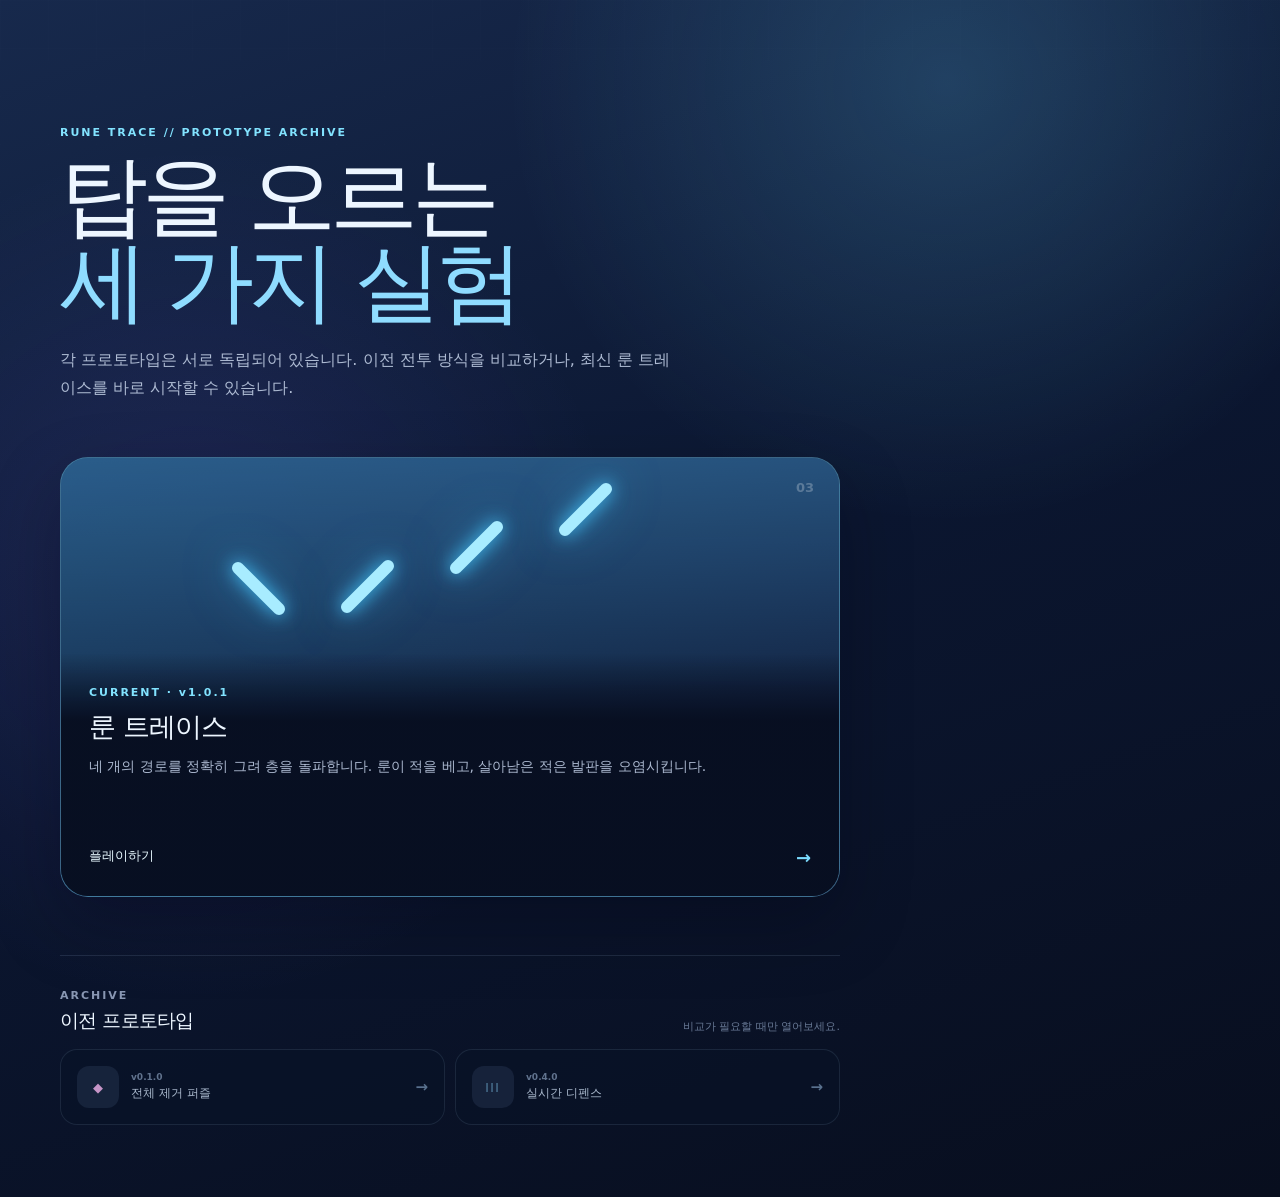
<file: index.html>
<!doctype html>
<html lang="ko">
<head>
  <meta charset="utf-8">
  <meta name="viewport" content="width=device-width, initial-scale=1">
  <meta
  name="automation-api"
  content="Append ?test=1 to the URL and use window.RuneTraceTest"
>
  <meta name="theme-color" content="#111b34">
  <title>룬 트레이스 — 프로토타입 허브</title>
  <link rel="stylesheet" href="./hub.css?v=1.0.1">
</head>
<body>
  <main class="hub">
    <header class="hero">
      <p class="eyebrow">RUNE TRACE // PROTOTYPE ARCHIVE</p>
      <h1>탑을 오르는<br><em>세 가지 실험</em></h1>
      <p class="intro">각 프로토타입은 서로 독립되어 있습니다. 이전 전투 방식을 비교하거나, 최신 룬 트레이스를 바로 시작할 수 있습니다.</p>
    </header>

    <section class="current-prototype" aria-label="현재 프로토타입">
      <a class="prototype-card is-current" href="./rune-trace/index.html">
        <span class="card-number">03</span>
        <div class="card-art rune-art" aria-hidden="true">
          <i></i><i></i><i></i><i></i>
        </div>
        <div class="card-copy">
          <span class="status">CURRENT · v1.0.1</span>
          <h2>룬 트레이스</h2>
          <p>네 개의 경로를 정확히 그려 층을 돌파합니다. 룬이 적을 베고, 살아남은 적은 발판을 오염시킵니다.</p>
          <strong>플레이하기 <b>→</b></strong>
        </div>
      </a>
    </section>

    <section class="archive-section" aria-label="이전 프로토타입 보관함">
      <div class="archive-heading">
        <div>
          <span class="status archived">ARCHIVE</span>
          <h2>이전 프로토타입</h2>
        </div>
        <p>비교가 필요할 때만 열어보세요.</p>
      </div>
      <div class="archive-list">
        <a class="archive-card" href="./archive/clear-all-v0.1.0/index.html">
          <span class="archive-icon clear-icon" aria-hidden="true">◆</span>
          <div>
            <small>v0.1.0</small>
            <strong>전체 제거 퍼즐</strong>
          </div>
          <b>→</b>
        </a>
        <a class="archive-card" href="./archive/realtime-defense-v0.4.0/index.html">
          <span class="archive-icon defense-icon" aria-hidden="true">|||</span>
          <div>
            <small>v0.4.0</small>
            <strong>실시간 디펜스</strong>
          </div>
          <b>→</b>
        </a>
      </div>
    </section>
  </main>
</body>
</html>
</file>
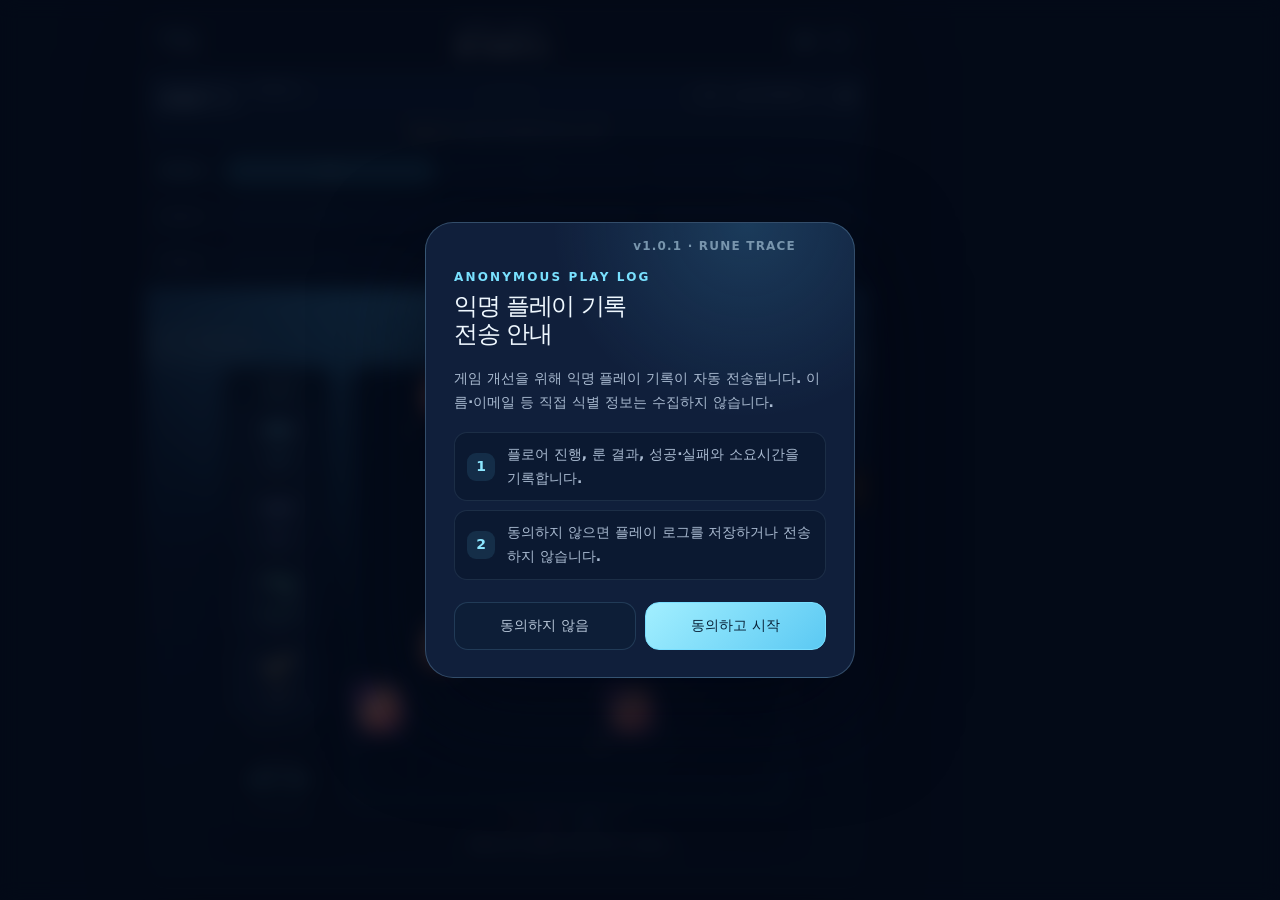
<file: rune-trace/index.html>
<!doctype html>
<html lang="ko">
<head>
  <meta charset="utf-8">
  <meta name="viewport" content="width=device-width, initial-scale=1, maximum-scale=1">
  <meta name="theme-color" content="#101d38">
  <title>룬 트레이스 — 프로토타입</title>
  <link rel="stylesheet" href="./styles.css?v=1.0.1">
</head>
<body data-qa-enabled="true">
  <main class="app-shell">
    <section class="game-card" aria-label="룬 트레이스 게임 화면">
      <header class="topbar">
        <a class="header-version" href="../index.html" aria-label="프로토타입 허브로 돌아가기">
          <span data-app-version>v1.0.1</span>
          <small>← HUB</small>
        </a>
        <div class="title-lockup">
          <p>RUNE TRACE</p>
          <h1>룬 트레이스</h1>
        </div>
        <div class="header-actions">
          <button id="bossInfoButton" class="icon-button boss-info-button" type="button" aria-label="보스 정보 보기">♛</button>
          <button id="helpButton" class="icon-button" type="button" aria-label="게임 방법 보기">?</button>
        </div>
      </header>

      <section class="stage-status" aria-label="현재 층 상태">
        <div class="floor-label">
          <span id="floorContext">CHAPTER 01 · STAGE 1</span>
          <strong id="floorDisplay">FLOOR 1 / 3</strong>
        </div>
        <div id="runeProgress" class="rune-progress" aria-label="완성한 룬"></div>
        <div class="status-counts">
          <span>LV <b id="levelCount">1</b></span>
          <span>적 <b id="enemyCount">0</b></span>
          <span>EXP <b id="experienceCount">0 / 7</b></span>
          <span>빈 칸 <b id="safeCount">49</b></span>
        </div>
      </section>
      <div id="bossEffectBanner" class="boss-effect-banner" aria-live="polite"></div>

      <section class="chapter-map" aria-label="챕터 진행">
        <div id="chapterProgress" class="chapter-progress"></div>
      </section>

      <section class="tower-scene">
        <div class="sky-art" aria-hidden="true">
          <i class="moon"></i>
          <i class="tower"></i>
          <i class="cloud cloud-a"></i>
          <i class="cloud cloud-b"></i>
        </div>

        <div class="play-layout">
          <section class="left-status-panel" aria-label="룬과 보유 능력">
            <div class="rune-panel" aria-label="이번 층의 룬 목록">
              <div class="section-heading">
                <span>룬 목록</span>
                <strong id="completeCount">0 / 4</strong>
              </div>
              <div id="runeChoices" class="rune-choices"></div>
              <small class="rune-note">회전·반전 가능</small>
            </div>
            <div class="ability-panel" aria-label="보유 능력">
              <div class="section-heading">
                <span>보유 능력</span>
                <strong>AUTO / USE</strong>
              </div>
              <div id="abilityList" class="ability-list">
                <small>획득 능력 없음</small>
              </div>
            </div>
          </section>

          <div class="board-column">
            <div class="board-frame">
              <div class="board-caption">
                <span id="turnLabel">자동 룬 인식</span>
                <strong id="boardGoal">목록 중 하나를 그리세요</strong>
              </div>
              <div id="runeBoard" class="rune-board" role="application" aria-label="7×7 룬 판">
                <div id="gridCells" class="grid-cells" aria-hidden="true"></div>
                <svg id="pathLayer" class="path-layer" viewBox="0 0 7 7" aria-hidden="true"></svg>
              </div>
              <div class="board-legend" aria-hidden="true">
                <span><i class="legend-enemy"></i>적</span>
                <span><i class="legend-corrupt"></i>오염</span>
                <span><i class="legend-rune"></i>완성 룬</span>
              </div>
            </div>
            <p id="feedbackText" class="feedback" role="status">목록에 있는 룬을 판 위에 바로 그리세요.</p>
          </div>
        </div>
      </section>

      <button id="qaMenuButton" class="qa-menu-button" type="button" aria-controls="qaPanel" aria-expanded="false">
        QA
      </button>
      <button id="levelUpResumeButton" class="levelup-resume" type="button" hidden>
        능력 선택 보기
      </button>
    </section>
    <aside id="qaPanel" class="qa-panel" aria-hidden="true">
      <div class="qa-panel-header">
        <div>
          <small>DEBUG CONTROLS</small>
          <strong>QA 전용</strong>
        </div>
        <button id="qaCloseButton" class="qa-close-button" type="button" aria-label="QA 패널 닫기">×</button>
      </div>
      <p>실제 게임 상태와 저장값을 함께 변경합니다. 기능 실행 후에도 패널은 유지됩니다.</p>

      <section class="qa-group" aria-labelledby="qaRestoreTitle">
        <h2 id="qaRestoreTitle">상태 복원</h2>
        <div class="qa-actions">
          <button id="undoButton" type="button">↶ 한 수 되돌리기</button>
          <small id="undoReason">직전 행동 기록이 필요합니다.</small>
          <button id="resetButton" type="button">플로어 초기화</button>
          <small id="resetReason">플로어 최초 상태가 필요합니다.</small>
        </div>
      </section>

      <section class="qa-group" aria-labelledby="qaAbilityTitle">
        <h2 id="qaAbilityTitle">능력 추가·강화</h2>
        <label class="qa-field">
          <span>대상 능력</span>
          <select id="qaAbilitySelect"></select>
        </label>
        <button id="qaAbilityAddButton" type="button">선택 능력 +1</button>
        <small id="qaAbilityReason"></small>
      </section>

      <section class="qa-group" aria-labelledby="qaGrowthTitle">
        <h2 id="qaGrowthTitle">성장</h2>
        <button id="qaLevelUpButton" type="button">레벨업 발생</button>
        <small id="qaLevelUpReason">다음 기준 EXP까지 지급합니다.</small>
      </section>

      <section class="qa-group" aria-labelledby="qaRuneTitle">
        <h2 id="qaRuneTitle">룬 리롤</h2>
        <label class="qa-field">
          <span>남은 룬</span>
          <select id="qaRuneSelect"></select>
        </label>
        <div class="qa-button-grid">
          <button id="qaRuneRerollButton" type="button">선택 룬 리롤</button>
          <button id="qaRuneRerollAllButton" type="button">남은 룬 전체 리롤</button>
        </div>
        <small id="qaRuneReason"></small>
      </section>

      <section class="qa-group qa-danger-group" aria-labelledby="qaDataTitle">
        <h2 id="qaDataTitle">플레이 데이터</h2>
        <button id="qaDataResetButton" type="button">플레이 데이터 초기화</button>
        <small id="qaDataResetReason">익명 참여자 ID와 로그 동의는 유지합니다.</small>
      </section>
    </aside>
  </main>

  <div id="modalBackdrop" class="modal-backdrop is-open">
    <section id="modalPanel" class="modal-panel" role="dialog" aria-modal="true" aria-labelledby="modalTitle" tabindex="-1">
      <span class="modal-version" data-app-version>v1.0.1 · RUNE TRACE</span>
      <button id="modalClose" class="modal-close" type="button" aria-label="도움말 닫기">×</button>
      <p id="modalEyebrow" class="modal-eyebrow">NEW PROTOTYPE</p>
      <h2 id="modalTitle">네 개의 룬으로<br>탑의 문을 여세요</h2>
      <div id="modalBody" class="modal-body"></div>
      <div id="modalActions" class="modal-actions"></div>
    </section>
  </div>

  <script src="./analytics-config.js?v=1.0.1"></script>
  <script src="./play-log.js?v=1.0.1"></script>
  <script src="./app.js?v=1.0.1-qa1"></script>
</body>
</html>
</file>
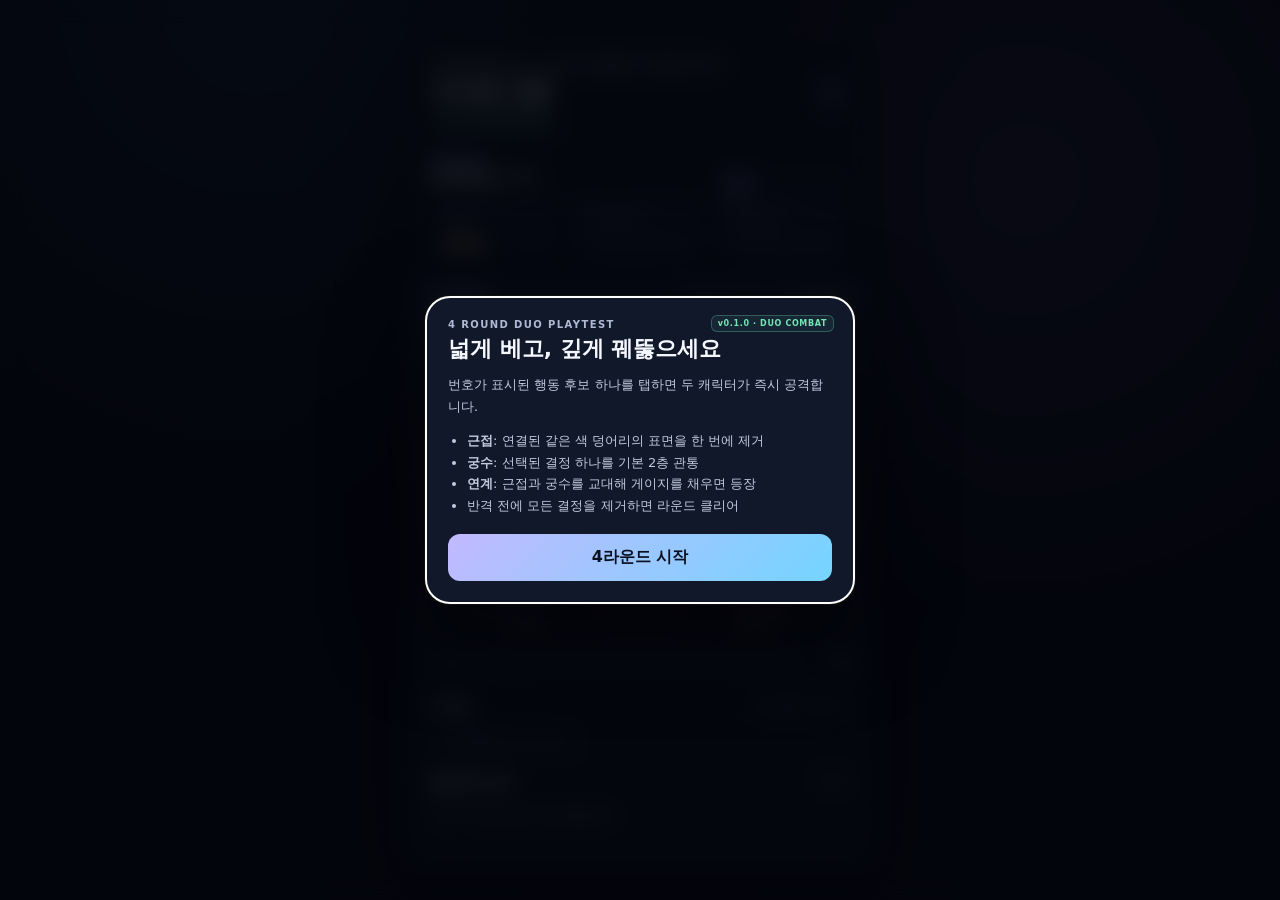
<file: archive/clear-all-v0.1.0/index.html>
<!doctype html>
<html lang="ko">
<head>
  <meta charset="utf-8">
  <meta name="viewport" content="width=device-width, initial-scale=1">
  <meta name="theme-color" content="#0b1020">
  <title>프리즘 리콜 — 듀오 전투 프로토타입</title>
  <link rel="stylesheet" href="./styles.css?v=0.1.0">
</head>
<body>
  <main class="app-shell">
    <section class="game-card" aria-label="프리즘 리콜 게임 화면">
      <header class="topbar">
        <div class="title-lockup">
          <p class="eyebrow">PRISM RECALL // DUO COMBAT PROTOTYPE</p>
          <h1>프리즘 리콜</h1>
          <span class="header-version" data-app-version>v0.1.0 · DUO COMBAT</span>
        </div>
        <button id="helpButton" class="icon-button" type="button" aria-label="게임 방법 보기">?</button>
      </header>

      <section class="run-status" aria-label="런 진행 상태">
        <div class="round-copy">
          <span id="blockLabel">BLOCK A</span>
          <strong id="roundLabel">ROUND 1 / 4</strong>
        </div>
        <div class="round-track" aria-hidden="true">
          <i data-round-dot="1"></i>
          <i data-round-dot="2"></i>
          <i data-round-dot="3"></i>
          <i data-round-dot="4"></i>
        </div>
      </section>

      <section class="combat-hud">
        <div class="hud-item">
          <span>보호막</span>
          <strong id="shieldDisplay" aria-label="남은 보호막"></strong>
        </div>
        <div class="hud-item counter-item">
          <span>반격 게이지</span>
          <div id="counterDisplay" class="counter-pips" aria-label="반격 게이지"></div>
        </div>
        <div class="hud-item link-item">
          <span>연계 게이지</span>
          <div id="linkDisplay" class="link-pips" aria-label="연계 게이지"></div>
        </div>
      </section>

      <section class="enemy-zone">
        <div class="enemy-meta">
          <div>
            <span id="patternLabel" class="pattern-badge">온보딩형</span>
            <h2 id="enemyName">기억체 01</h2>
          </div>
          <p id="roundGoal">근접과 궁수를 교대해 결정 외피를 공략하세요.</p>
        </div>

        <div class="portrait-stage">
          <div class="party-portrait" aria-hidden="true">
            <div class="portrait-halo"></div>
            <div class="memory-tower"></div>
            <div class="fighter melee-fighter">
              <i class="fighter-head"></i>
              <i class="fighter-body"></i>
              <i class="fighter-weapon"></i>
              <b>VANGUARD</b>
            </div>
            <div class="fighter archer-fighter">
              <i class="fighter-head"></i>
              <i class="fighter-body"></i>
              <i class="fighter-weapon"></i>
              <b>ARCHER</b>
            </div>
          </div>
          <div id="crystalGrid" class="crystal-grid" role="grid" aria-label="적의 결정 외피"></div>
          <div id="damageFlash" class="damage-flash" aria-hidden="true"></div>
        </div>

        <div class="progress-row">
          <span>외피 제거</span>
          <div class="progress-bar"><i id="clearProgress"></i></div>
          <strong id="clearPercent">0%</strong>
        </div>
      </section>

      <section class="ability-strip" aria-label="보유 능력">
        <div class="section-heading">
          <span>런 능력</span>
          <small>현재 블록에서만 유지</small>
        </div>
        <div id="abilityChips" class="ability-chips">
          <span class="empty-chip">아직 획득한 능력이 없습니다.</span>
        </div>
      </section>

      <section class="action-zone">
        <div class="section-heading">
          <span>행동 후보 선택</span>
          <small id="tapCount">탭 0회</small>
        </div>
        <div id="actionChoices" class="action-choices" aria-label="공격 행동 후보"></div>
        <div class="action-footer">
          <p id="feedbackText" role="status">번호가 표시된 공격 후보 하나를 탭하세요.</p>
        </div>
      </section>
    </section>
  </main>

  <div id="modalBackdrop" class="modal-backdrop is-open">
    <section id="modalPanel" class="modal-panel" role="dialog" aria-modal="true" aria-labelledby="modalTitle" tabindex="-1">
      <span class="modal-version" data-app-version>v0.1.0 · DUO COMBAT</span>
      <p id="modalEyebrow" class="eyebrow">4 ROUND PLAYTEST</p>
      <h2 id="modalTitle">넓게 베고, 깊게 꿰뚫으세요</h2>
      <div id="modalBody" class="modal-body"></div>
      <div id="modalActions" class="modal-actions"></div>
    </section>
  </div>

  <script src="./app.js?v=0.1.0"></script>
</body>
</html>
</file>
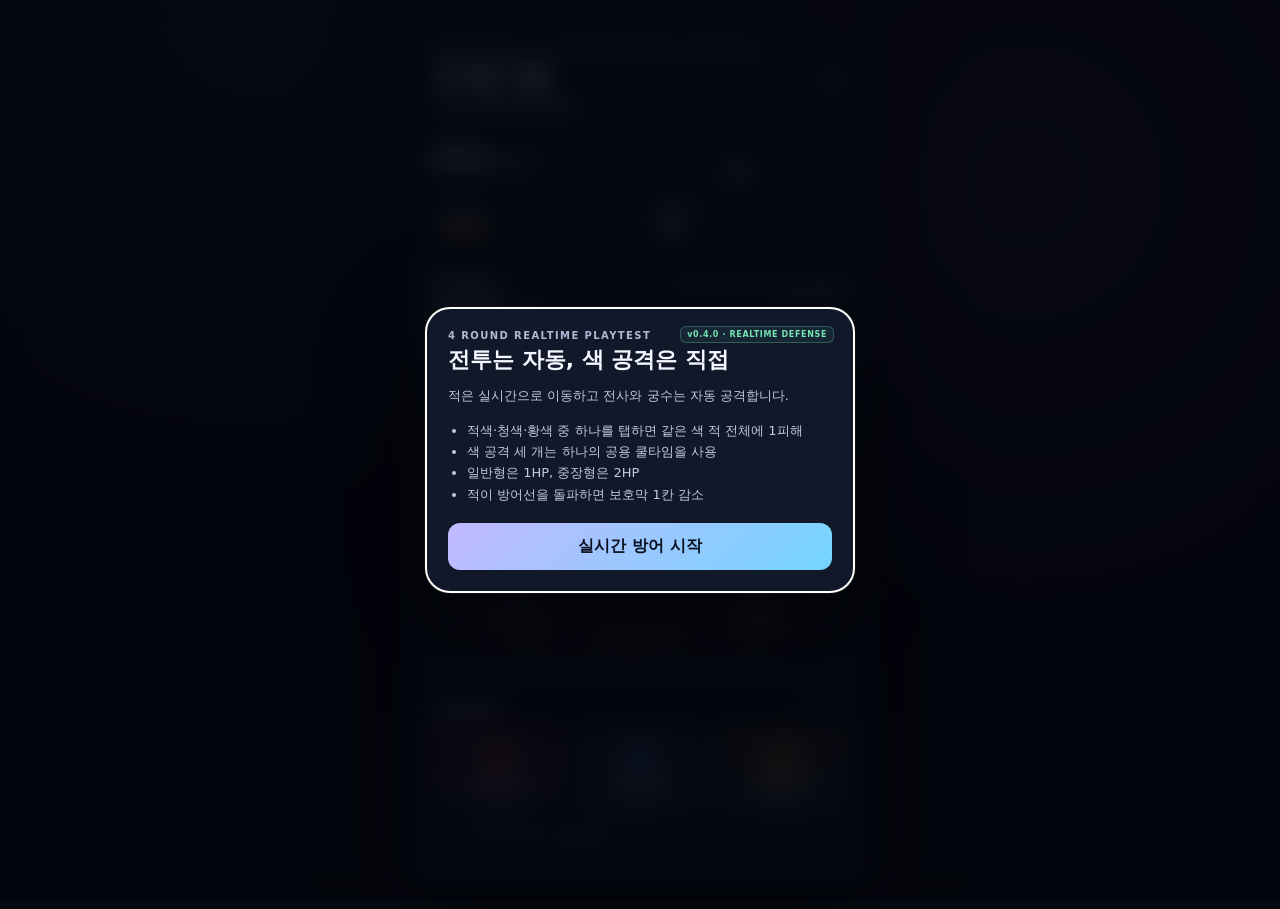
<file: archive/realtime-defense-v0.4.0/index.html>
<!doctype html>
<html lang="ko">
<head>
  <meta charset="utf-8">
  <meta name="viewport" content="width=device-width, initial-scale=1">
  <meta name="theme-color" content="#0b1020">
  <title>프리즘 리콜 — 실시간 디펜스 프로토타입 (보관)</title>
  <link rel="stylesheet" href="./styles.css?v=0.4.0">
</head>
<body>
  <main class="app-shell">
    <section class="game-card" aria-label="프리즘 리콜 게임 화면">
      <header class="topbar">
        <div class="title-lockup">
          <p class="eyebrow">PRISM RECALL // REALTIME DEFENSE PROTOTYPE</p>
          <h1>프리즘 리콜</h1>
          <span class="header-version" data-app-version>v0.4.0 · REALTIME DEFENSE</span>
        </div>
        <button id="helpButton" class="icon-button" type="button" aria-label="게임 방법 보기">?</button>
      </header>

      <section class="run-status" aria-label="런 진행 상태">
        <div class="round-copy">
          <span id="blockLabel">BLOCK A</span>
          <strong id="roundLabel">ROUND 1 / 4</strong>
        </div>
        <div class="round-track" aria-hidden="true">
          <i data-round-dot="1"></i>
          <i data-round-dot="2"></i>
          <i data-round-dot="3"></i>
          <i data-round-dot="4"></i>
        </div>
      </section>

      <section class="combat-hud">
        <div class="hud-item">
          <span>보호막</span>
          <strong id="shieldDisplay" aria-label="남은 보호막"></strong>
        </div>
        <div class="hud-item">
          <span>남은 적</span>
          <strong id="enemyCountDisplay" aria-label="남은 적 수">0</strong>
        </div>
      </section>

      <section class="enemy-zone">
        <div class="enemy-meta">
          <div>
            <span id="patternLabel" class="pattern-badge">온보딩형</span>
            <h2 id="enemyName">기억체 01</h2>
          </div>
          <p id="roundGoal">자동 전투 중 색 공격의 타이밍을 선택하세요.</p>
        </div>

        <div class="portrait-stage">
          <div class="party-portrait" aria-hidden="true">
            <div class="portrait-halo"></div>
            <div class="memory-tower"></div>
            <div class="fighter melee-fighter">
              <i class="fighter-head"></i>
              <i class="fighter-body"></i>
              <i class="fighter-weapon"></i>
              <b>VANGUARD</b>
            </div>
            <div class="fighter archer-fighter">
              <i class="fighter-head"></i>
              <i class="fighter-body"></i>
              <i class="fighter-weapon"></i>
              <b>ARCHER</b>
            </div>
          </div>
          <div id="crystalGrid" class="crystal-grid" role="grid" aria-label="5열 전투선"></div>
          <div id="damageFlash" class="damage-flash" aria-hidden="true"></div>
        </div>

        <div class="progress-row">
          <span>웨이브 격퇴</span>
          <div class="progress-bar"><i id="clearProgress"></i></div>
          <strong id="clearPercent">0%</strong>
        </div>
      </section>

      <section class="action-zone">
        <div class="section-heading">
          <span>색 전체 공격</span>
          <small id="tapCount">공용 쿨타임 준비</small>
        </div>
        <div id="actionChoices" class="action-choices color-actions" aria-label="적색, 청색, 황색 전체 공격"></div>
        <div class="action-footer">
          <p id="feedbackText" role="status">번호가 표시된 공격 후보 하나를 탭하세요.</p>
        </div>
      </section>
    </section>
  </main>

  <div id="modalBackdrop" class="modal-backdrop is-open">
    <section id="modalPanel" class="modal-panel" role="dialog" aria-modal="true" aria-labelledby="modalTitle" tabindex="-1">
      <span class="modal-version" data-app-version>v0.4.0 · REALTIME DEFENSE</span>
      <p id="modalEyebrow" class="eyebrow">4 ROUND PLAYTEST</p>
      <h2 id="modalTitle">넓게 베고, 깊게 꿰뚫으세요</h2>
      <div id="modalBody" class="modal-body"></div>
      <div id="modalActions" class="modal-actions"></div>
    </section>
  </div>

  <script src="./app.js?v=0.4.0"></script>
</body>
</html>
</file>
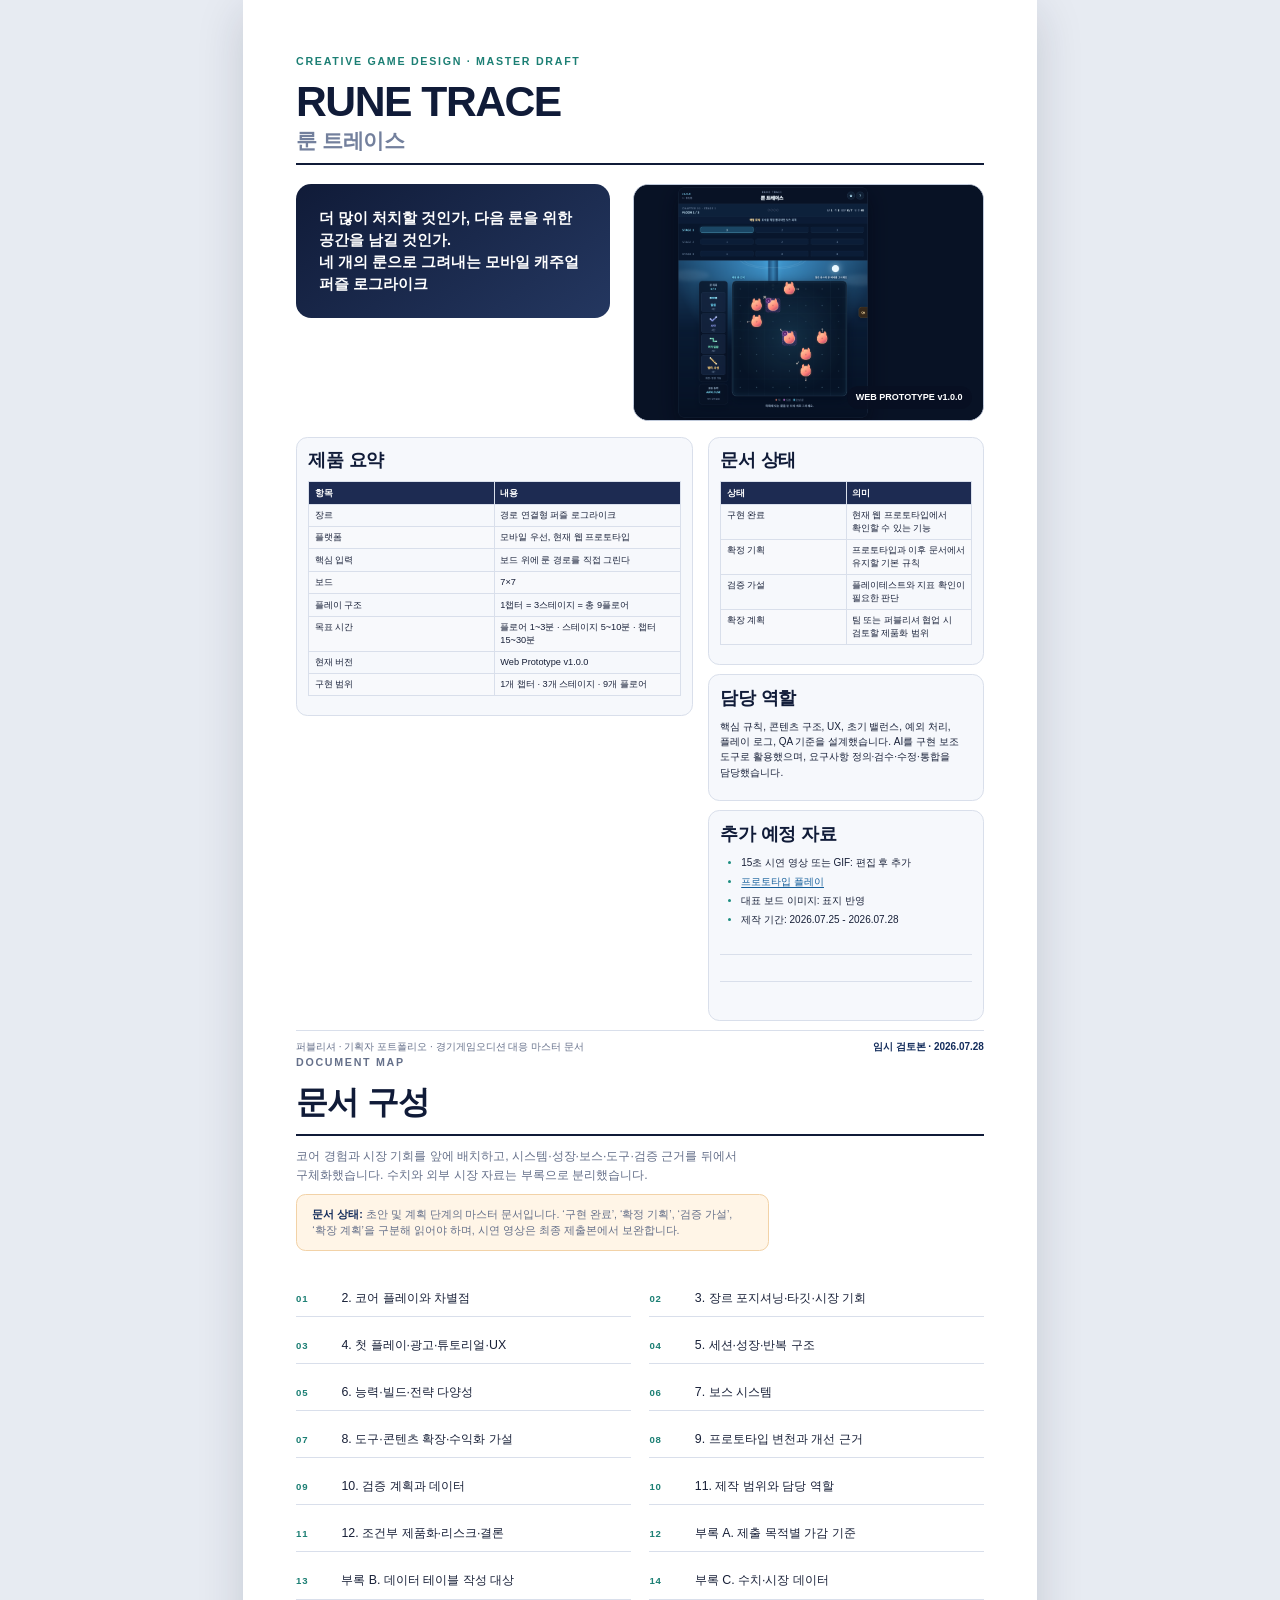
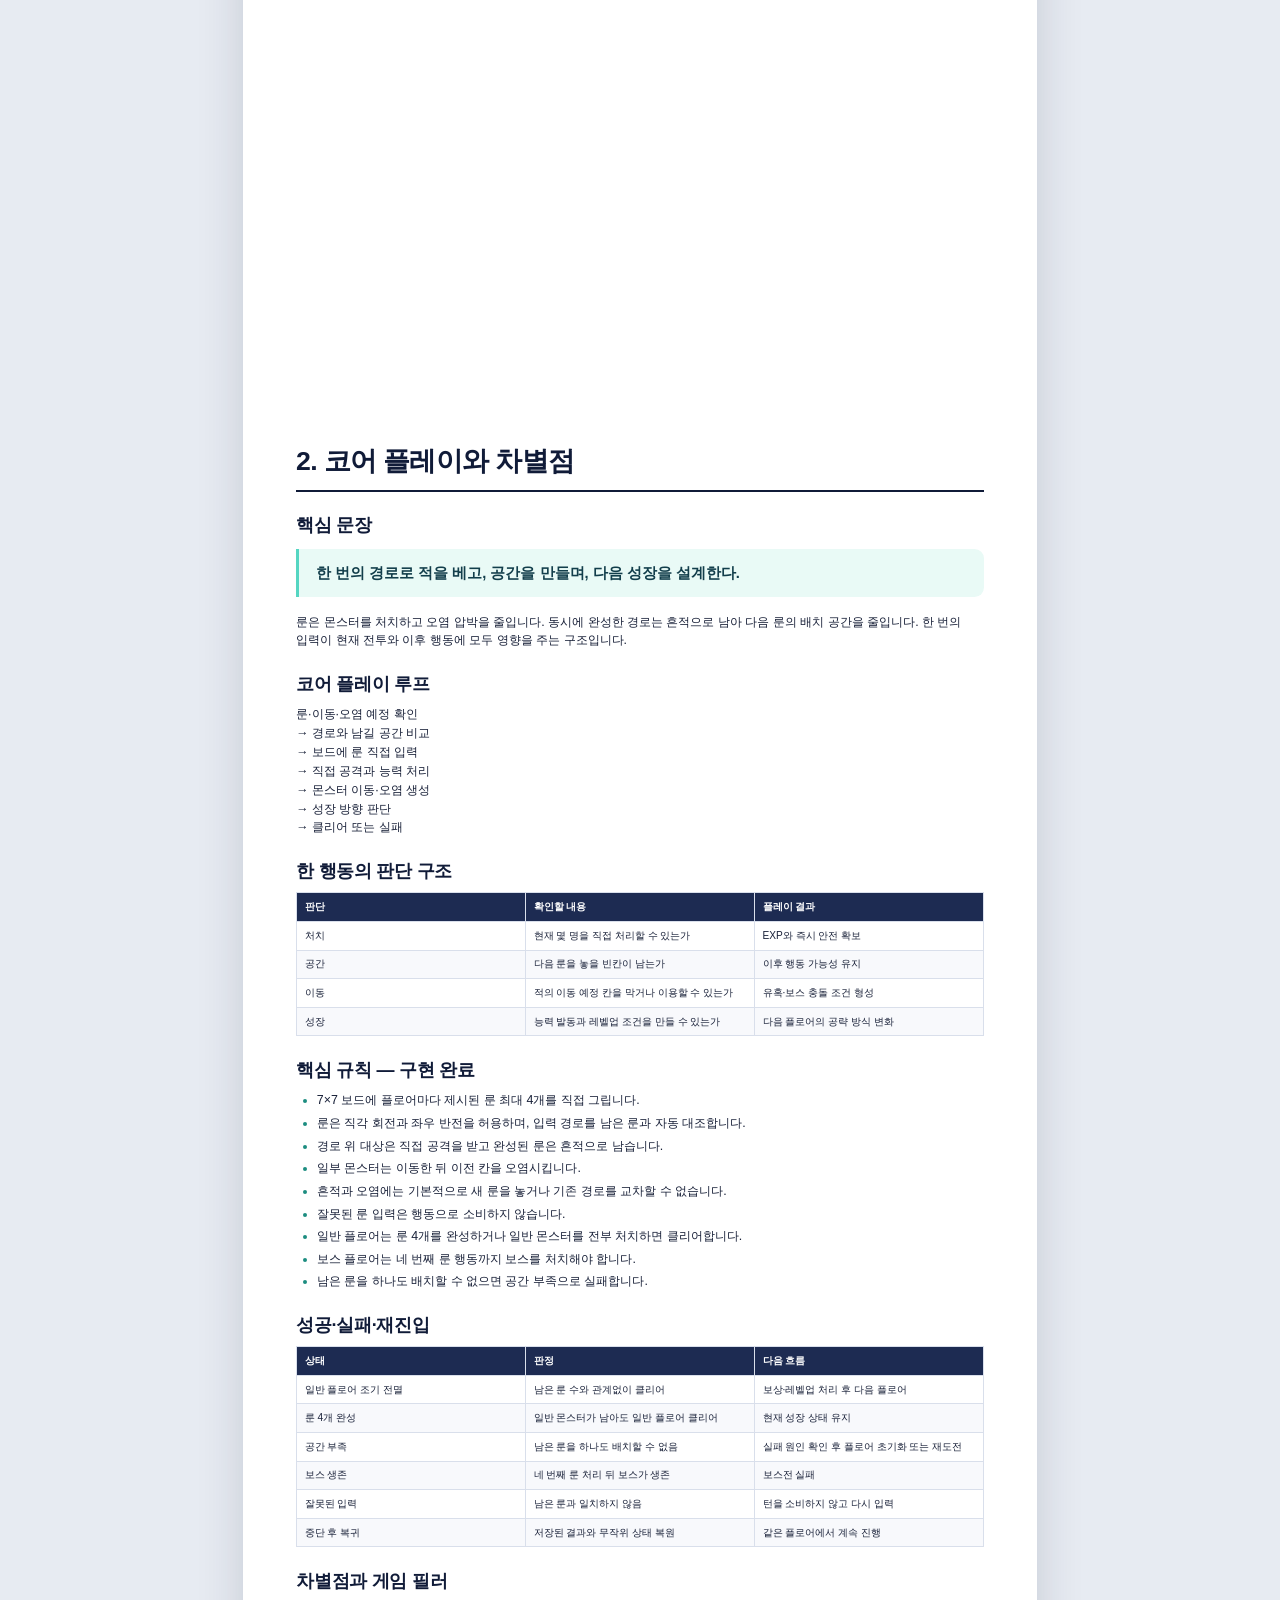
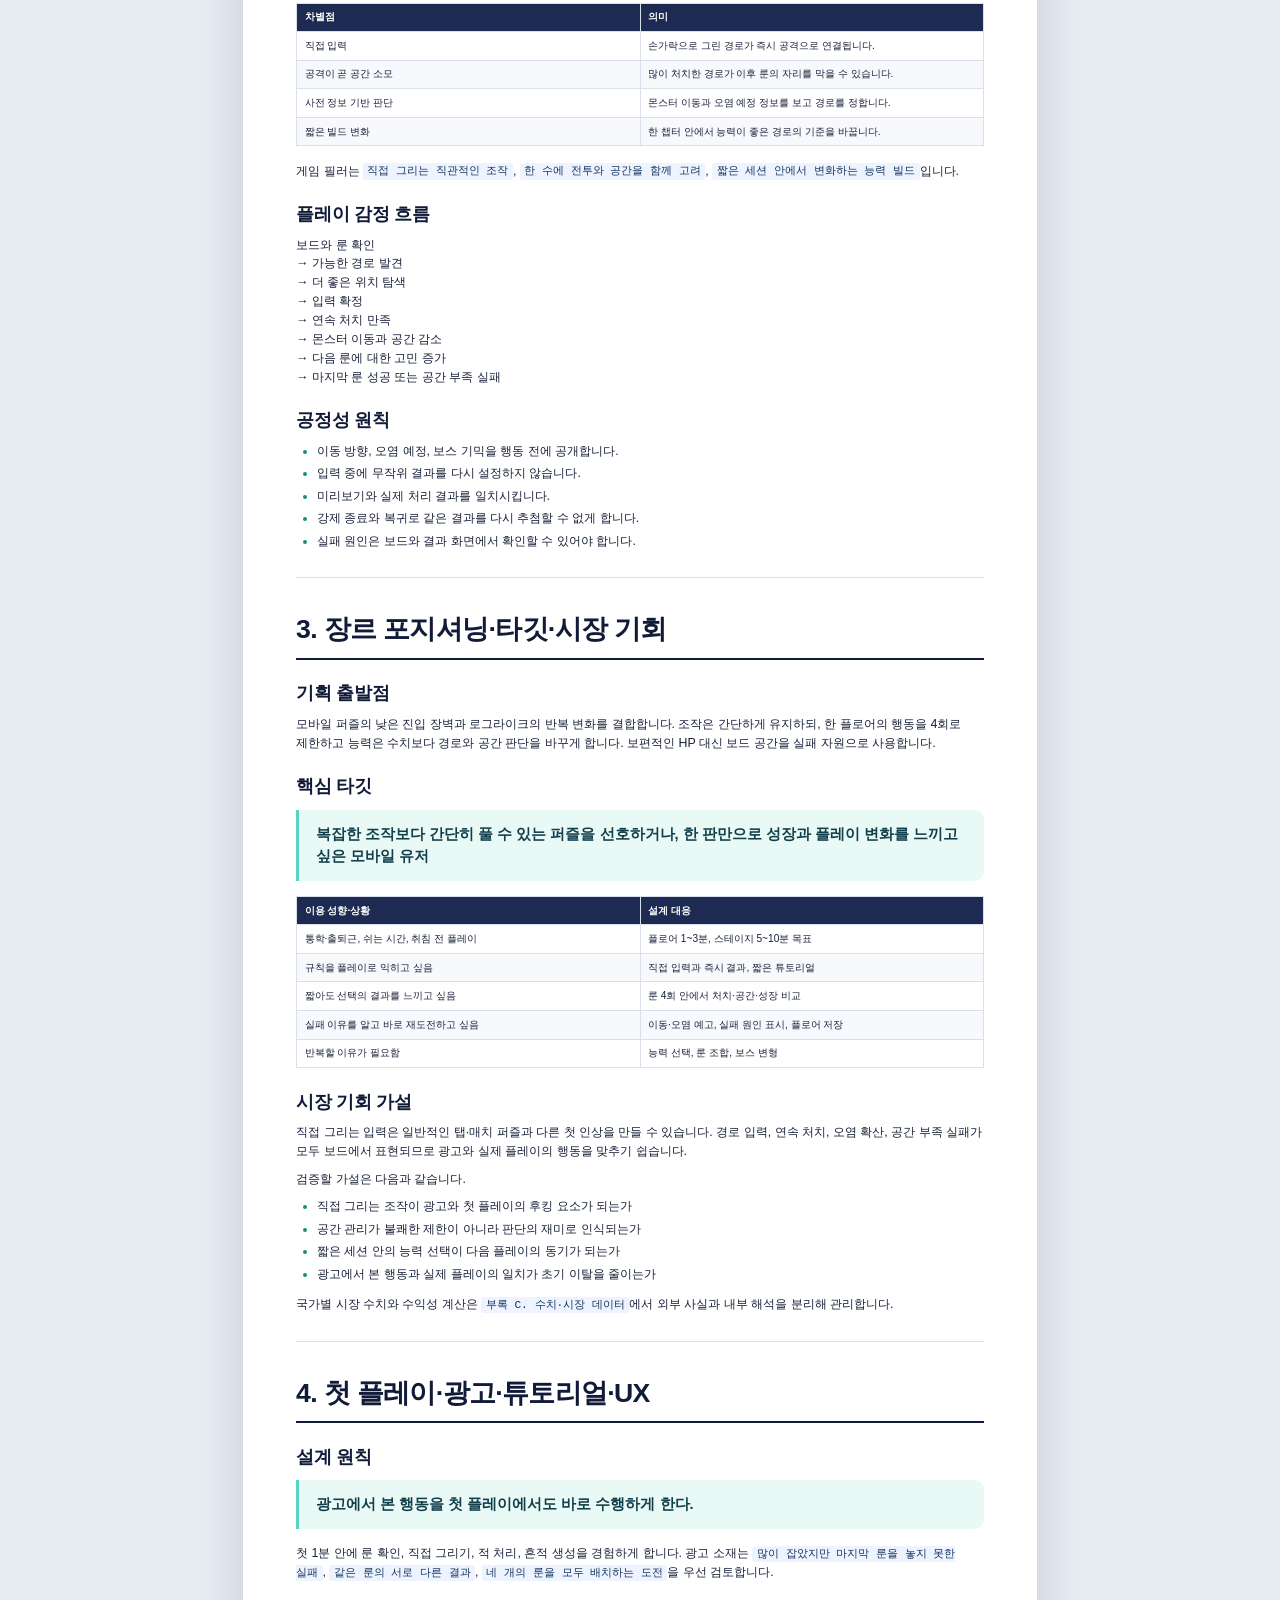
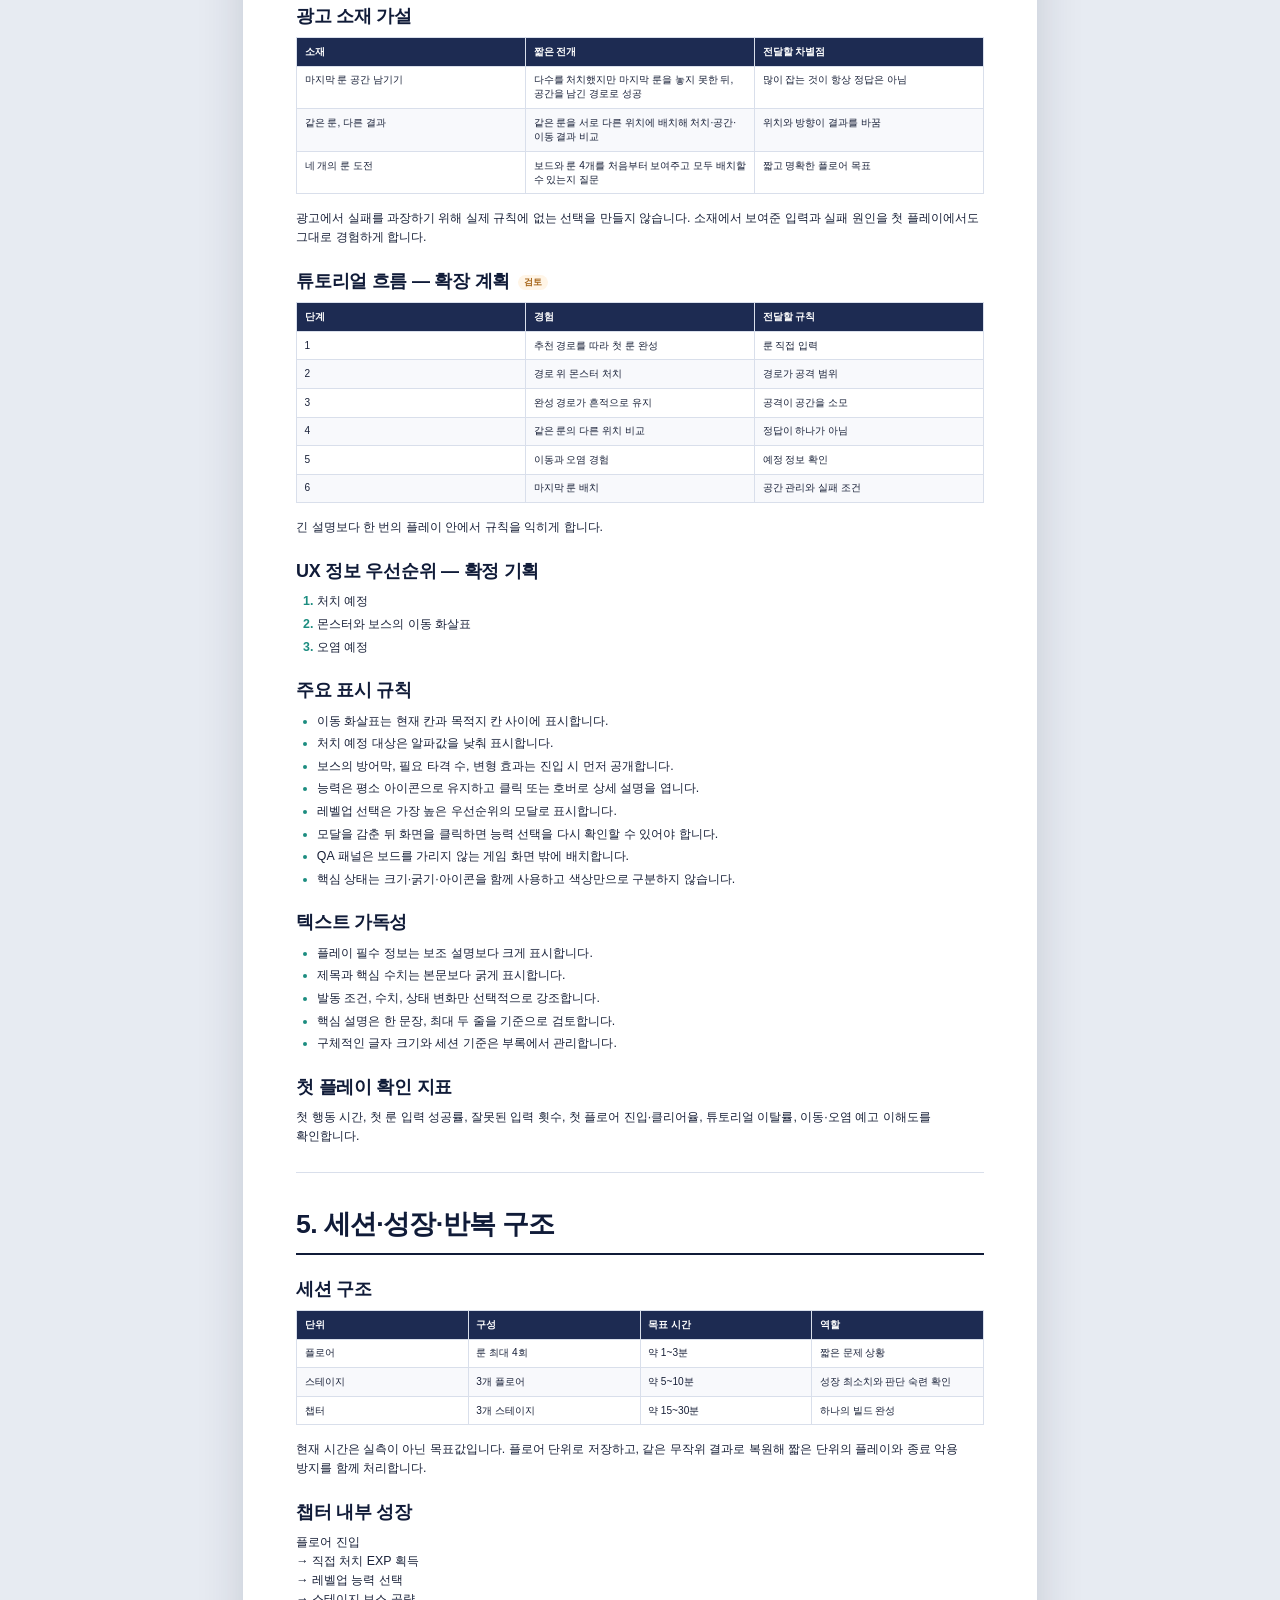
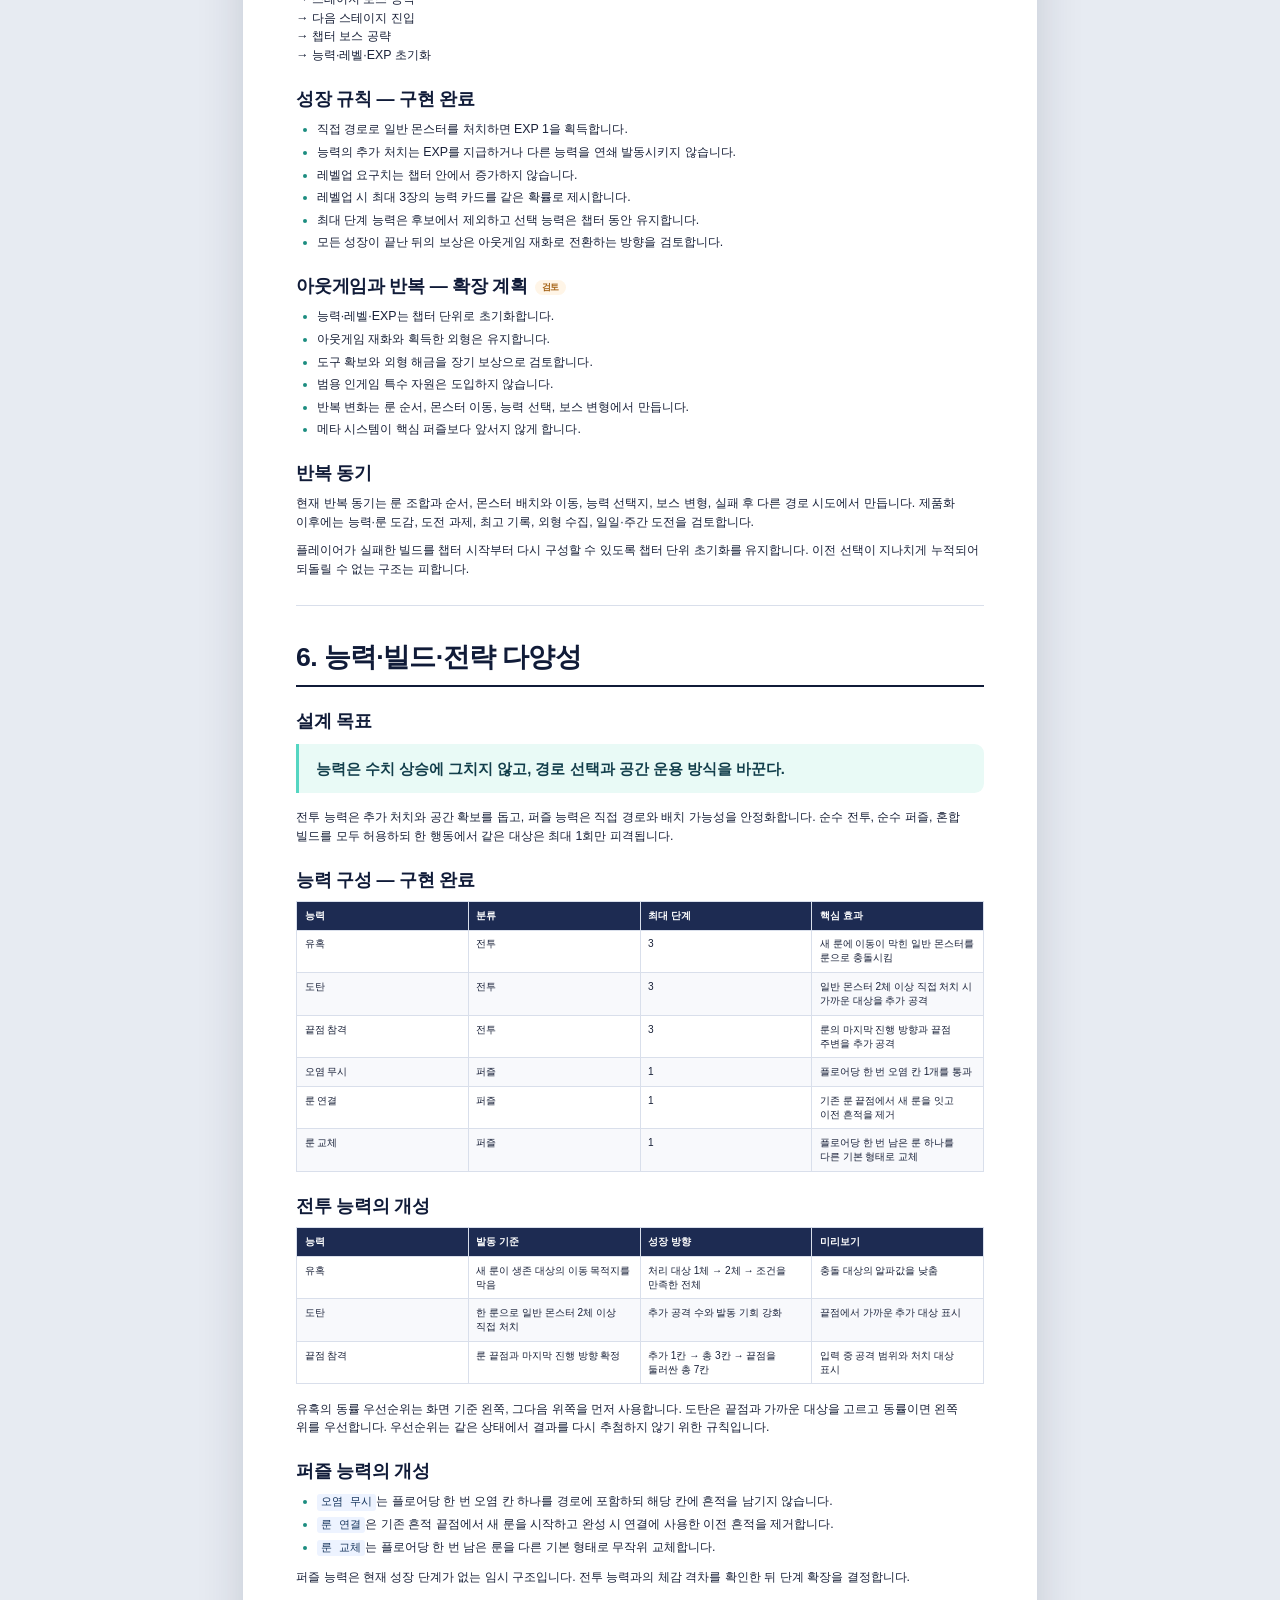
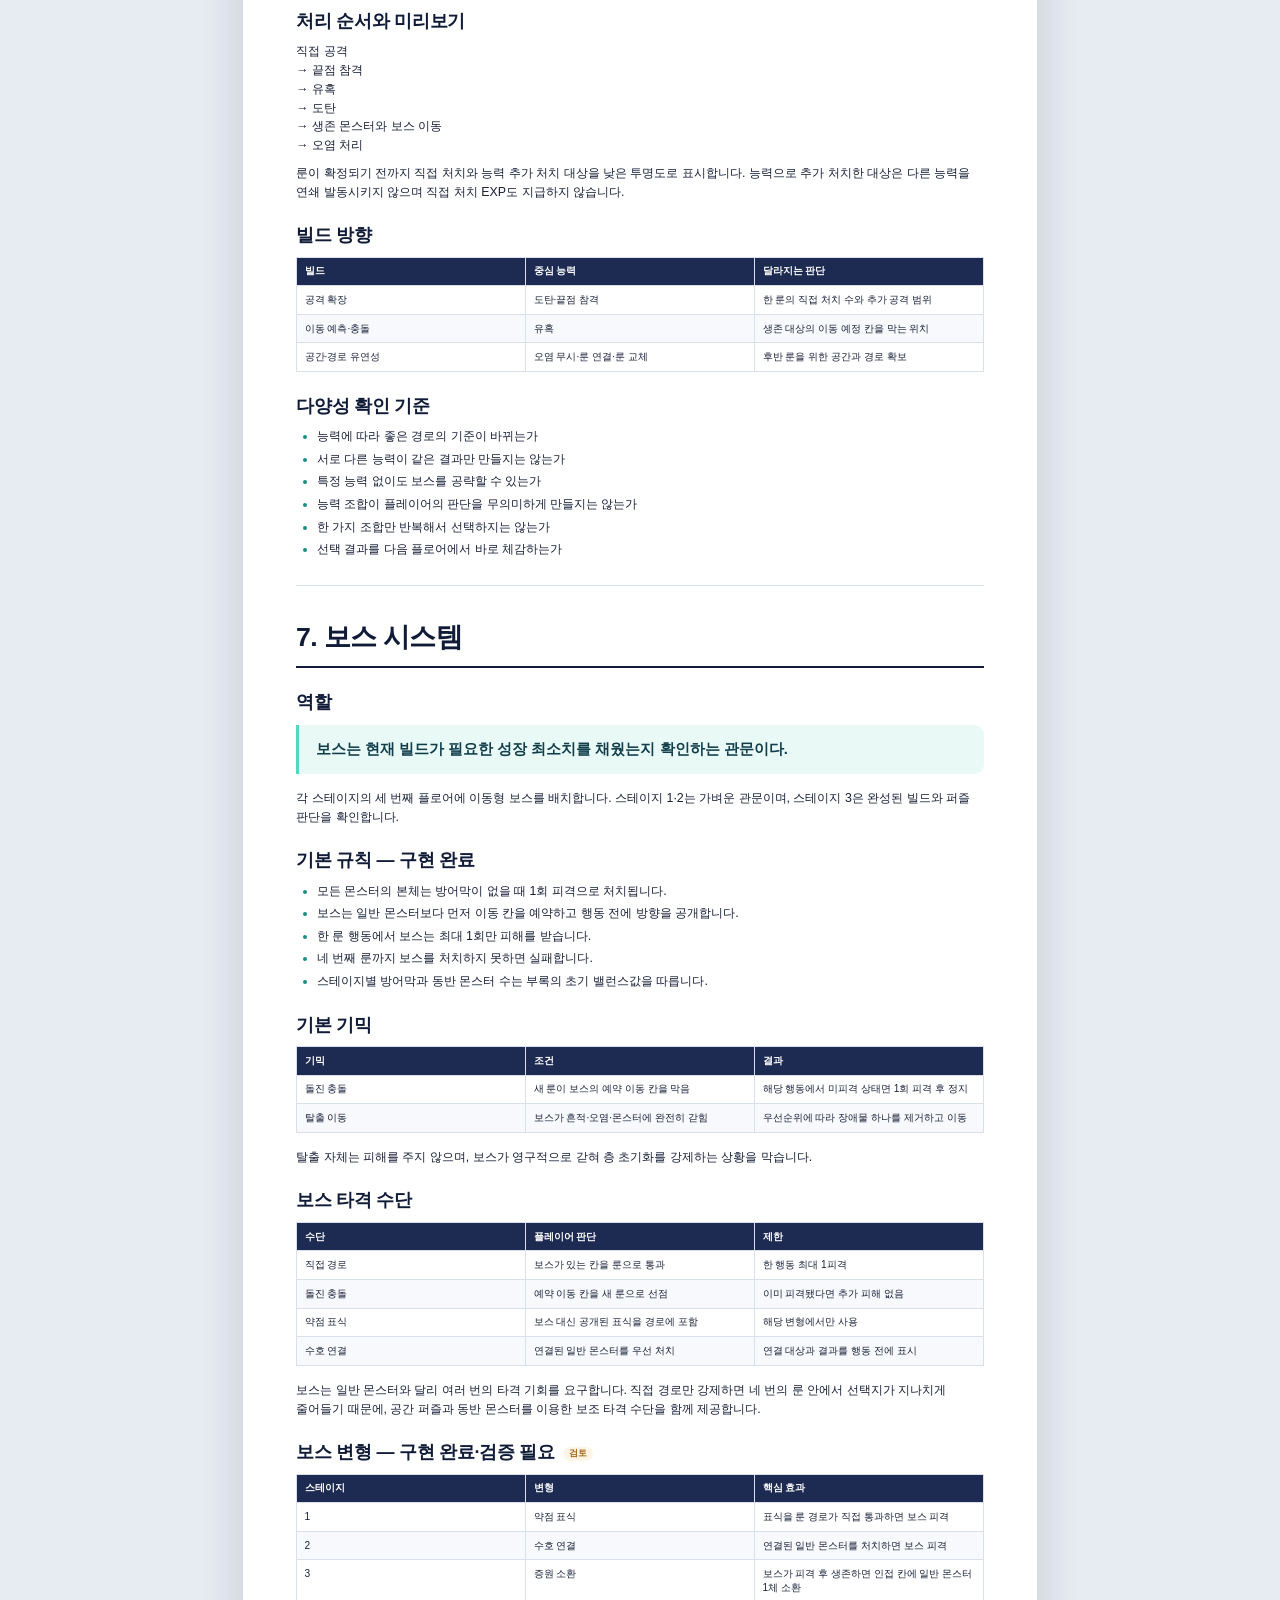
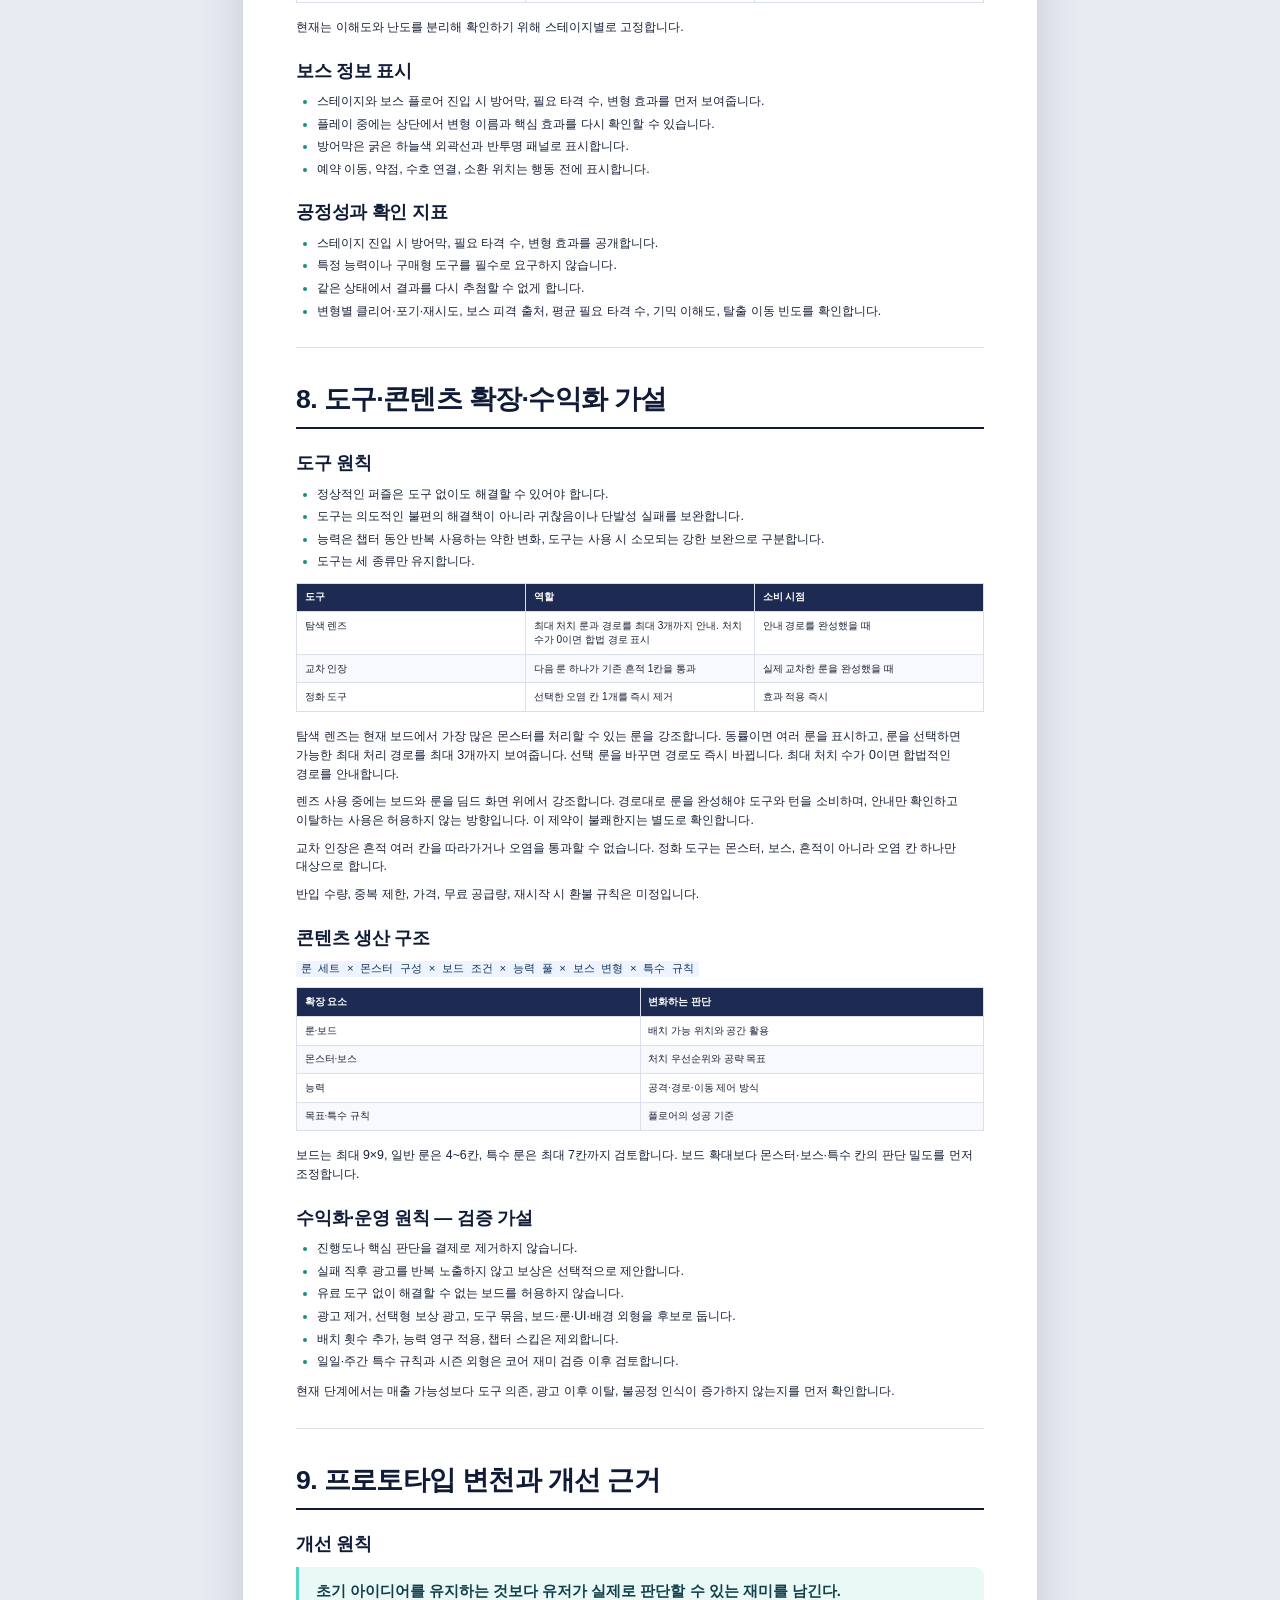
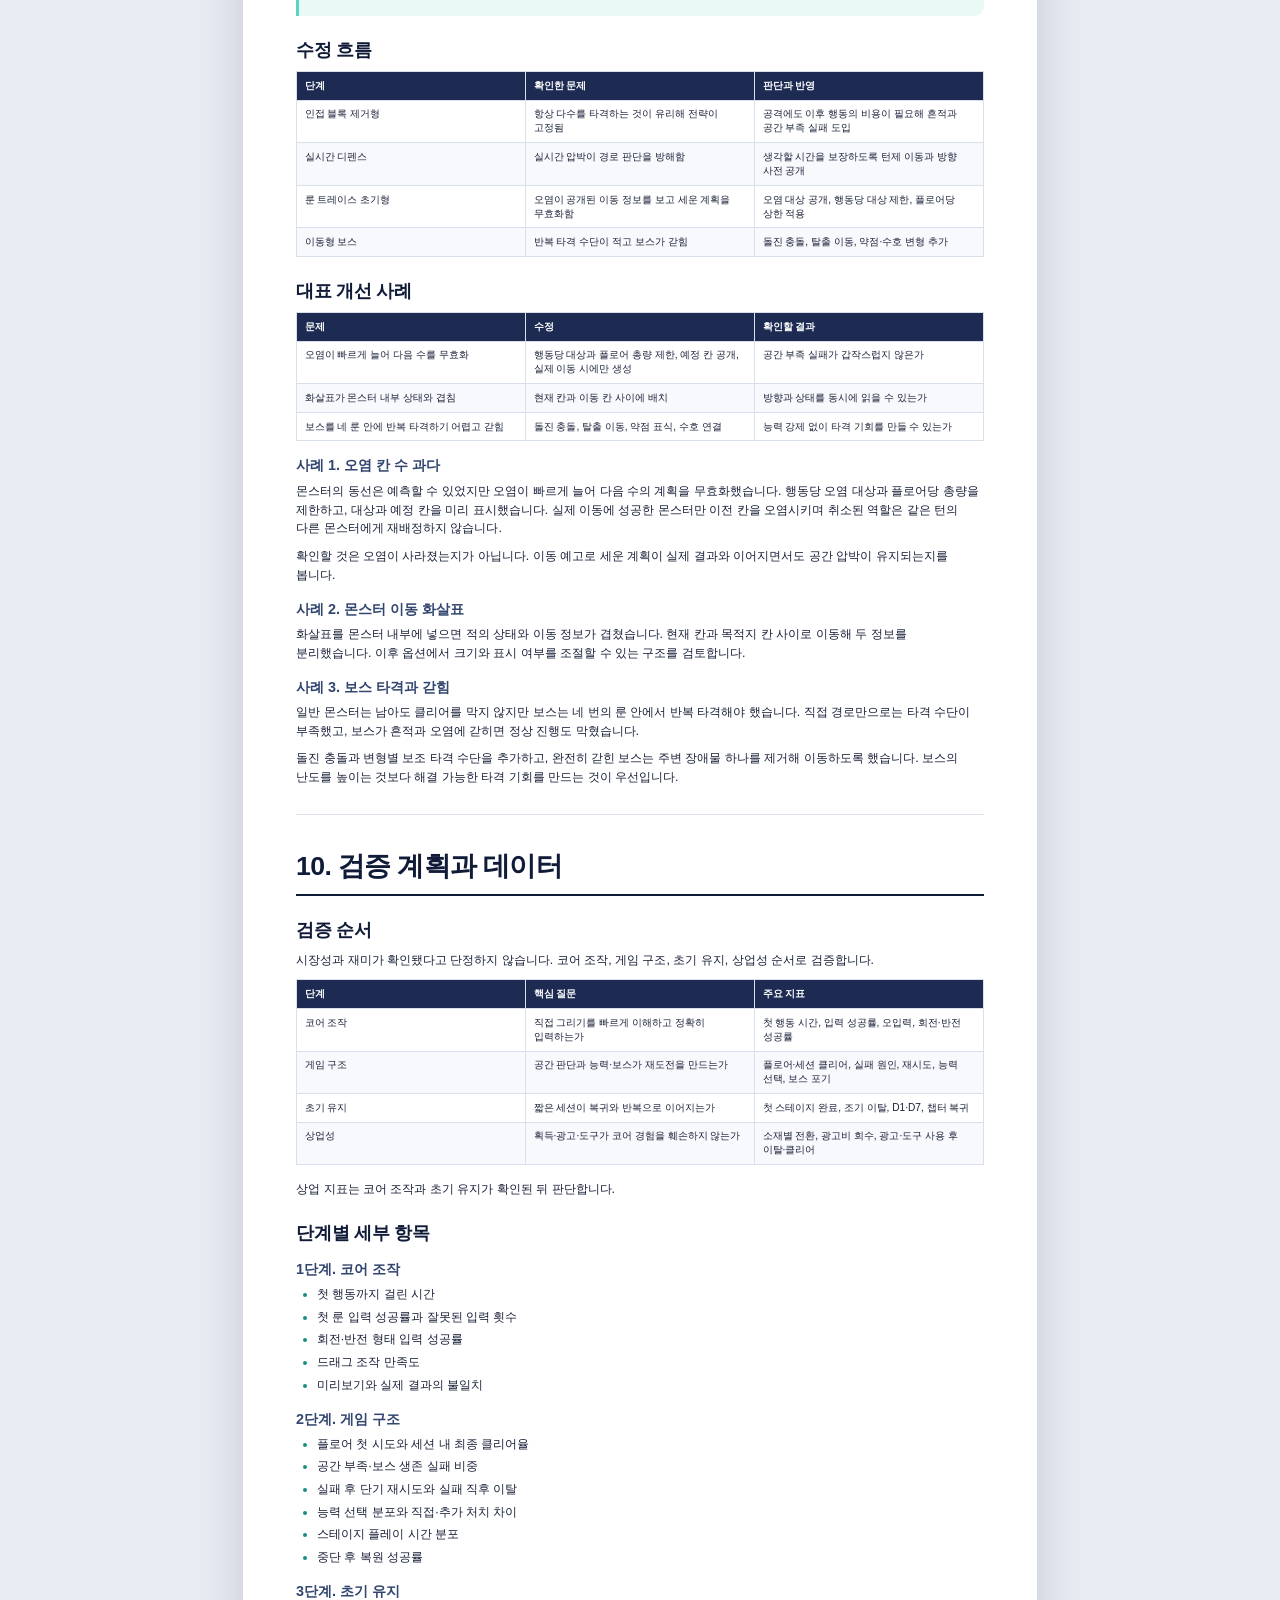
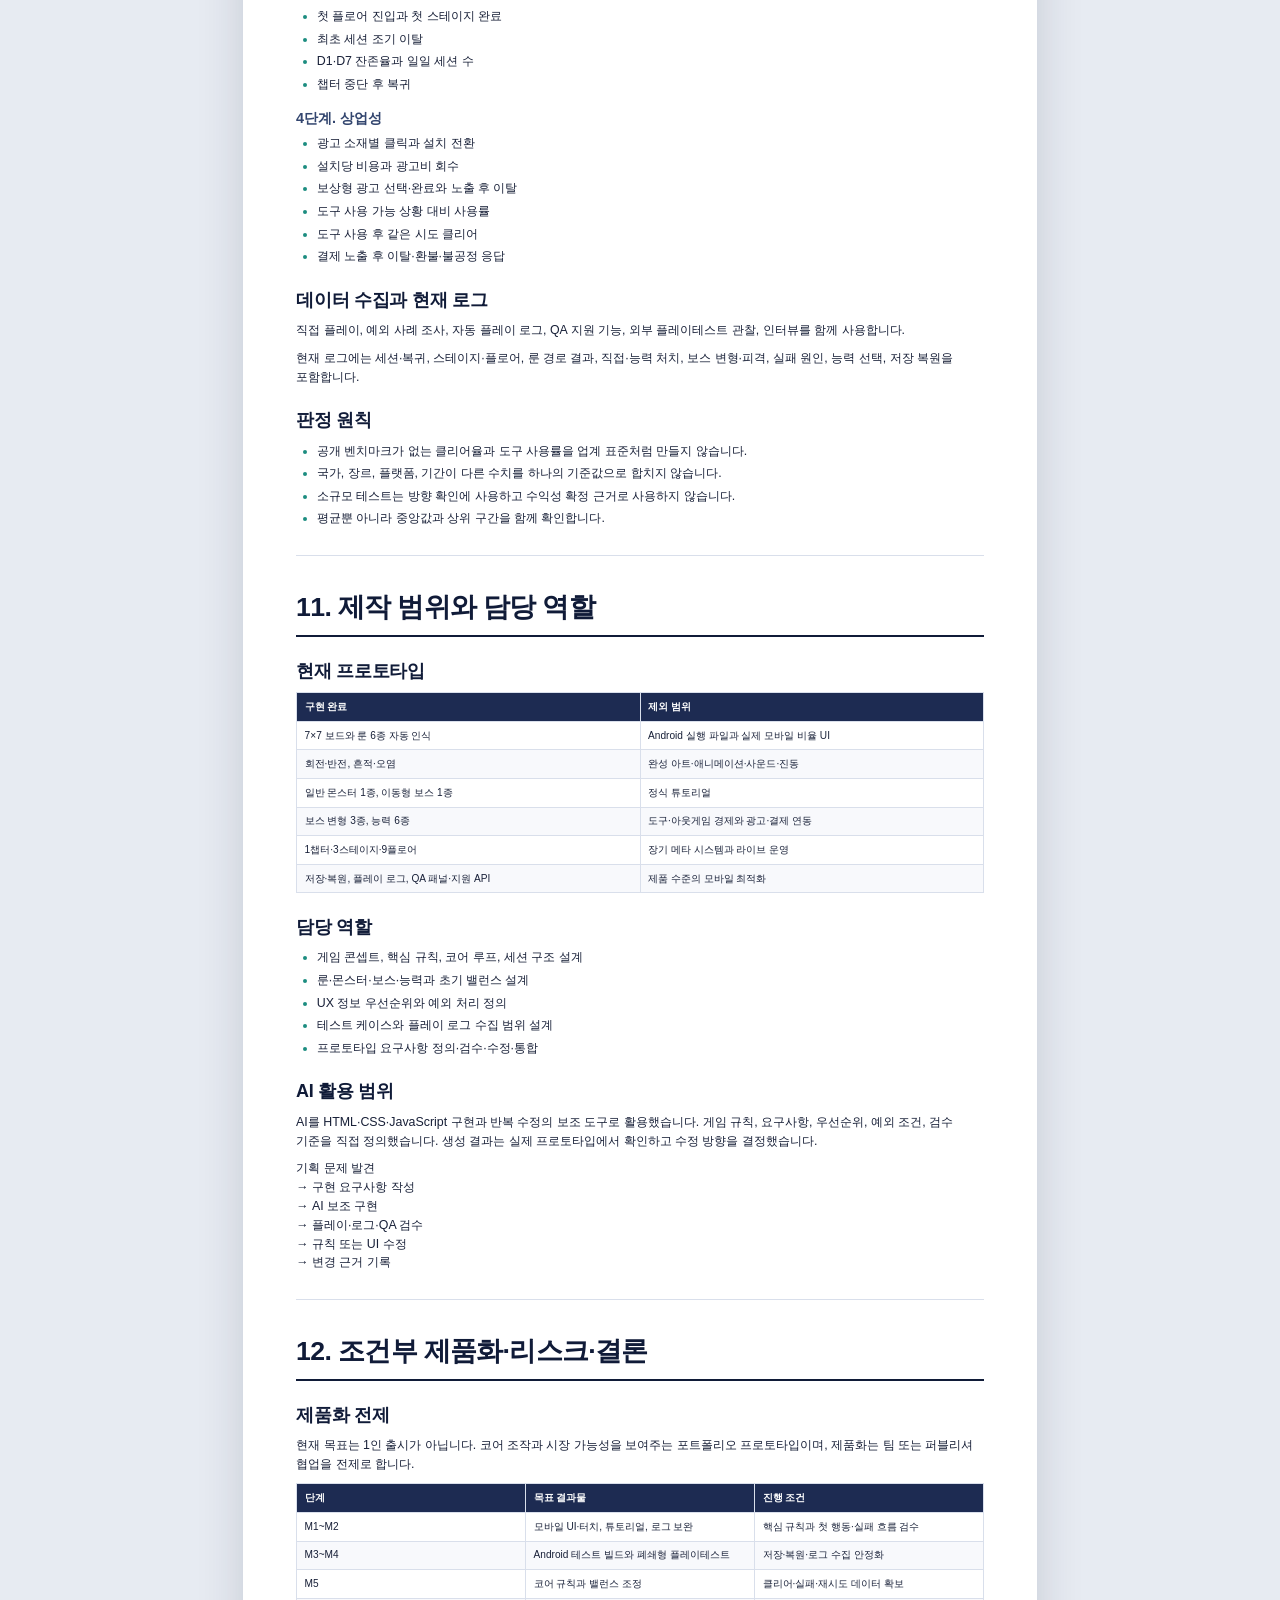
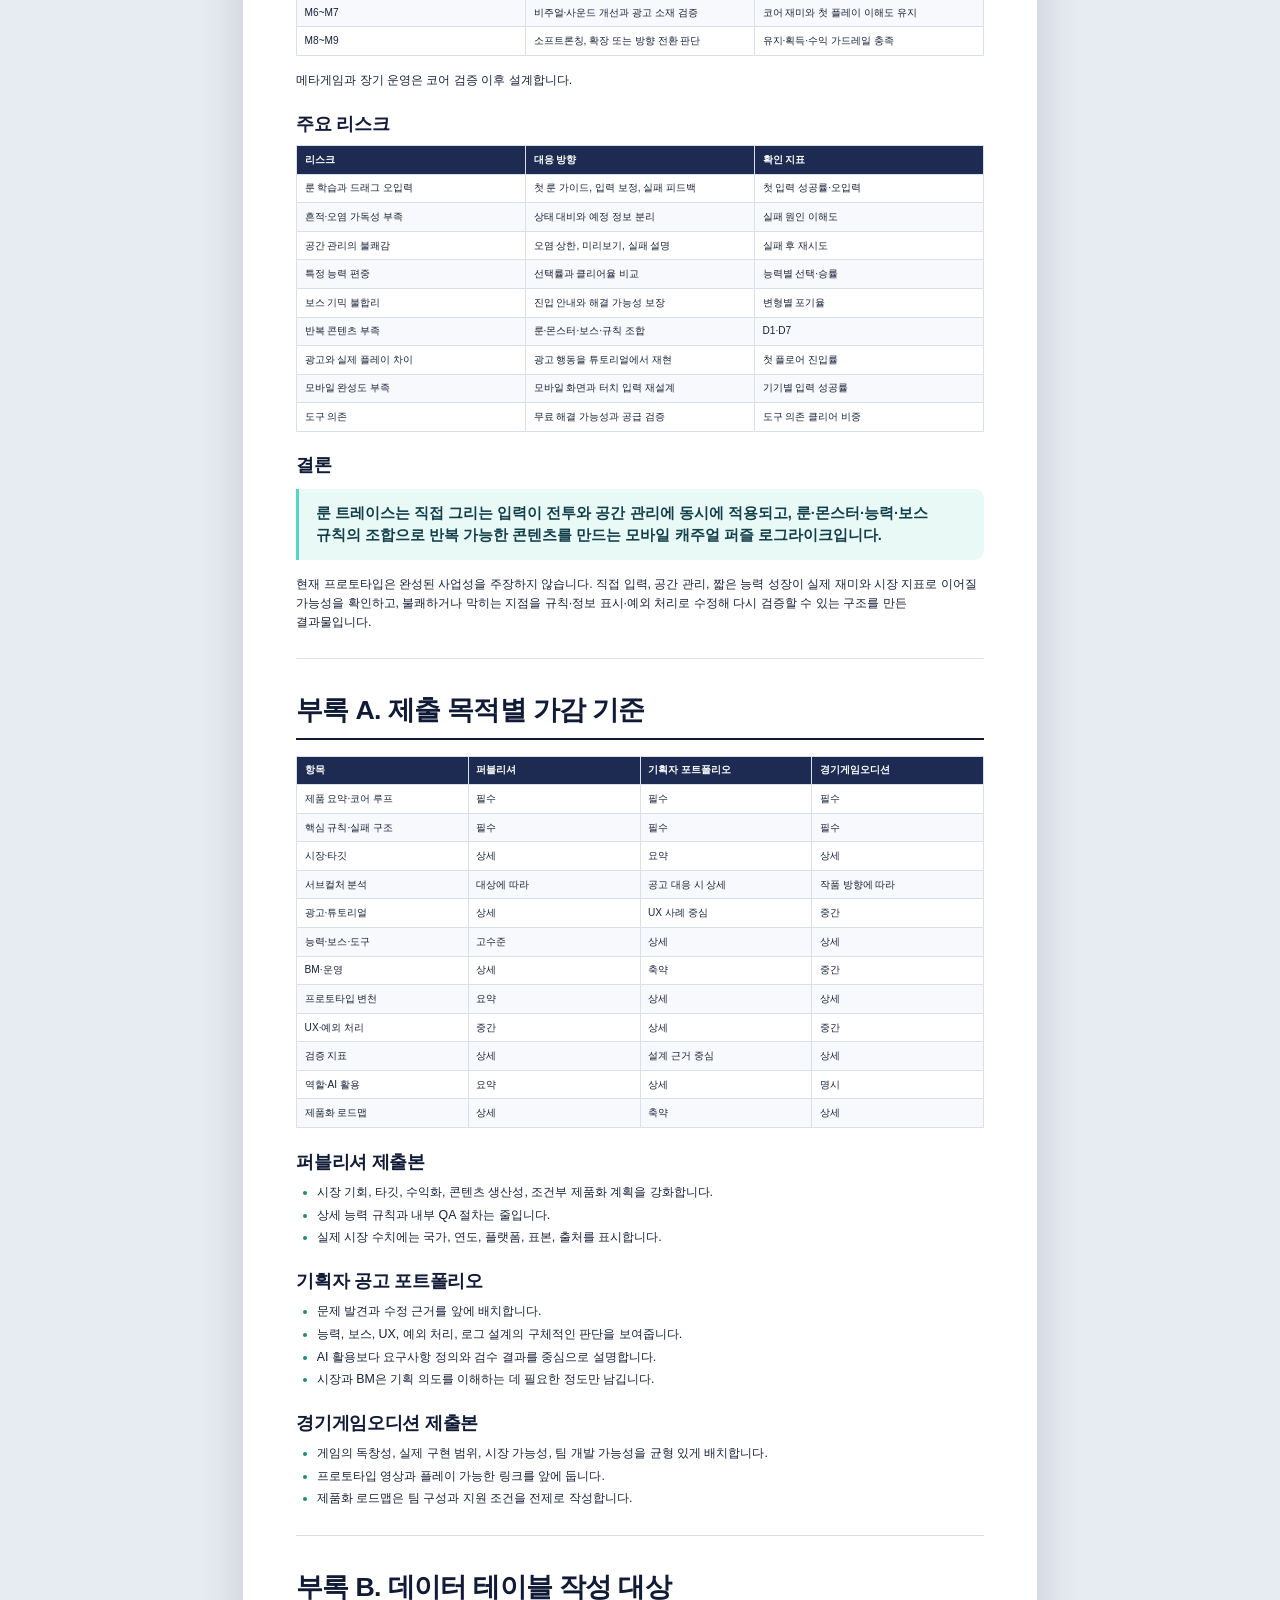
<file: output/pdf/룬-트레이스_창작-기획서_Figma-이관용.html>
<!doctype html>
<html lang="ko">
<head>
  <meta charset="utf-8">
  <meta name="viewport" content="width=device-width, initial-scale=1">
  <meta name="description" content="룬 트레이스 창작 기획서 마스터 임시 검토본">
  <title>룬 트레이스 창작 기획서 마스터 임시본</title>
  <style>
    :root {
      --ink: #182038;
      --muted: #65708a;
      --navy: #101b38;
      --navy-soft: #1d2b52;
      --mint: #55d6c2;
      --mint-soft: #e9faf6;
      --blue-soft: #edf3ff;
      --line: #d9dfeb;
      --paper: #ffffff;
      --panel: #f6f8fc;
      --warning: #a56316;
      --warning-soft: #fff5e7;
    }

    @page {
      size: A4;
      margin: 13mm 14mm 16mm;
    }

    * { box-sizing: border-box; }

    html {
      color: var(--ink);
      background: #e7ebf2;
      font-family: "Pretendard", "Noto Sans KR", "Malgun Gothic", sans-serif;
      font-size: 9.3pt;
      line-height: 1.52;
      word-break: keep-all;
      overflow-wrap: anywhere;
    }

    body {
      width: 210mm;
      margin: 0 auto;
      background: var(--paper);
    }

    main { padding: 0; }

    .cover {
      padding: 0;
      page-break-after: always;
    }

    .cover-kicker,
    .eyebrow {
      margin: 0 0 3mm;
      color: #1c7f74;
      font-size: 8pt;
      font-weight: 800;
      letter-spacing: .16em;
      text-transform: uppercase;
    }

    .cover-title {
      margin: 0;
      color: var(--navy);
      font-size: 32pt;
      line-height: 1;
      letter-spacing: -.035em;
    }

    .cover-title span {
      display: block;
      margin-top: 2mm;
      color: #73809d;
      font-size: 16pt;
      letter-spacing: -.02em;
    }

    .cover-intro {
      display: grid;
      grid-template-columns: 1fr 1.12fr;
      gap: 6mm;
      align-items: stretch;
      margin: 5mm 0 4mm;
    }

    .cover-intro blockquote {
      display: flex;
      align-items: center;
      margin: 0;
      padding: 6mm;
      color: white;
      background: linear-gradient(145deg, var(--navy), #243760);
      border: 0;
      border-radius: 4mm;
      font-size: 14pt;
      font-weight: 750;
      line-height: 1.5;
    }

    .hero-shot {
      position: relative;
      min-height: 52mm;
      margin: 0;
      overflow: hidden;
      border: 1px solid #bfc9da;
      border-radius: 4mm;
      background: #0f1830;
    }

    .hero-shot img {
      width: 100%;
      height: 100%;
      object-fit: cover;
      object-position: center top;
    }

    .hero-shot figcaption {
      position: absolute;
      right: 3mm;
      bottom: 3mm;
      padding: 1.2mm 2.4mm;
      color: white;
      background: rgba(8, 15, 33, .82);
      border-radius: 99px;
      font-size: 6.8pt;
      font-weight: 700;
    }

    .cover-grid {
      display: grid;
      grid-template-columns: 1.18fr .82fr;
      gap: 4mm;
      align-items: start;
    }

    .cover-panel {
      padding: 3mm;
      background: var(--panel);
      border: 1px solid var(--line);
      border-radius: 3mm;
    }

    .cover-panel + .cover-panel { margin-top: 2.5mm; }
    .cover-panel h2 { margin-top: 0; }
    .cover-panel table {
      margin: 1.5mm 0 2mm;
      font-size: 6.9pt;
    }
    .cover-panel th,
    .cover-panel td { padding: 1.15mm 1.4mm; }
    .cover-panel p,
    .cover-panel li { font-size: 7.5pt; }
    .cover-panel ul { margin-bottom: 1mm; }

    .cover-stamp {
      display: flex;
      justify-content: space-between;
      gap: 4mm;
      margin-top: 2.5mm;
      padding-top: 2mm;
      color: var(--muted);
      border-top: 1px solid var(--line);
      font-size: 7.5pt;
    }

    .toc {
      min-height: 262mm;
      page-break-after: always;
    }

    .toc h1 {
      margin: 0 0 3mm;
      font-size: 24pt;
    }

    .toc > p {
      max-width: 125mm;
      color: var(--muted);
    }

    .toc ol {
      display: grid;
      grid-template-columns: repeat(2, 1fr);
      gap: 1.8mm 5mm;
      margin: 8mm 0 0;
      padding: 0;
      list-style: none;
    }

    .toc li { break-inside: avoid; }

    .toc a {
      display: grid;
      grid-template-columns: 10mm 1fr;
      gap: 2mm;
      align-items: baseline;
      padding: 2.2mm 0;
      color: var(--ink);
      border-bottom: 1px solid var(--line);
      text-decoration: none;
    }

    .toc a span {
      color: #1c7f74;
      font-size: 7.2pt;
      font-weight: 800;
      letter-spacing: .08em;
    }

    .document-body > .chapter {
      margin-top: 9mm;
    }

    .document-body > .chapter:first-child { margin-top: 0; }
    .chapter.page-start { break-before: page; }

    h1, h2, h3, h4 {
      color: var(--navy);
      line-height: 1.28;
      break-after: avoid;
    }

    h1 {
      margin: 9mm 0 4mm;
      padding: 0 0 3mm;
      border-bottom: 2px solid var(--navy);
      font-size: 20pt;
      letter-spacing: -.025em;
    }

    h2 {
      margin: 6mm 0 2.5mm;
      font-size: 13.5pt;
      letter-spacing: -.015em;
    }

    h3 {
      margin: 4mm 0 1.8mm;
      color: #33466f;
      font-size: 10.8pt;
    }

    h4 {
      margin: 3mm 0 1mm;
      font-size: 9.8pt;
    }

    .pending-heading::after {
      content: "검토";
      display: inline-block;
      margin-left: 2mm;
      padding: .5mm 1.7mm;
      color: var(--warning);
      background: var(--warning-soft);
      border-radius: 99px;
      font-size: 6.5pt;
      font-weight: 800;
      vertical-align: .2em;
    }

    p { margin: 0 0 2.3mm; }
    strong { color: #142d5c; }

    ul, ol {
      margin: 1.4mm 0 3mm;
      padding-left: 5.5mm;
    }

    li { margin: 0 0 1mm; }
    li::marker { color: #1c8d80; font-weight: 800; }

    blockquote {
      margin: 3mm 0 4mm;
      padding: 3.5mm 4.5mm;
      color: #123e4b;
      background: var(--mint-soft);
      border-left: 3px solid var(--mint);
      border-radius: 0 2.5mm 2.5mm 0;
      break-inside: avoid;
    }

    blockquote p {
      margin: 0;
      font-size: 11pt;
      font-weight: 750;
    }

    table {
      width: 100%;
      margin: 2.5mm 0 4mm;
      border-collapse: collapse;
      table-layout: fixed;
      font-size: 7.6pt;
      line-height: 1.38;
    }

    thead { display: table-header-group; }
    tr { break-inside: avoid; }

    th, td {
      padding: 1.8mm 2mm;
      border: 1px solid var(--line);
      text-align: left;
      vertical-align: top;
    }

    th {
      color: white;
      background: var(--navy-soft);
      font-weight: 750;
    }

    tbody tr:nth-child(even) td { background: #f8f9fc; }

    code {
      padding: .2em .4em;
      color: #15345c;
      background: var(--blue-soft);
      border-radius: 3px;
      font-family: "Cascadia Mono", Consolas, monospace;
      font-size: .9em;
    }

    a {
      color: #155f9b;
      text-decoration: underline;
      text-underline-offset: .16em;
    }

    hr {
      margin: 7mm 0;
      border: 0;
      border-top: 1px solid var(--line);
    }

    .draft-note {
      margin: 0 0 7mm;
      padding: 3mm 4mm;
      color: #5f471f;
      background: var(--warning-soft);
      border: 1px solid #f2d2a7;
      border-radius: 2.5mm;
      font-size: 8pt;
    }

    @media screen {
      body {
        padding: 14mm;
        box-shadow: 0 12px 44px rgba(23, 34, 58, .16);
      }
    }

    @media print {
      html, body { background: white; }
      body { width: auto; }
      a { color: inherit; }
    }
  </style>
  <script src="https://mcp.figma.com/mcp/html-to-design/capture.js" async></script>
</head>
<body>
  <main>
    <section class="cover">
      <p class="cover-kicker">CREATIVE GAME DESIGN · MASTER DRAFT</p>
      <h1 class="cover-title">RUNE TRACE<span>룬 트레이스</span></h1>
      <div class="cover-intro">
        <div><blockquote>
<p>더 많이 처치할 것인가, 다음 룬을 위한 공간을 남길 것인가.<br>네 개의 룬으로 그려내는 모바일 캐주얼 퍼즐 로그라이크</p>
</blockquote></div>
        <figure class="hero-shot">
          <img src="assets/rune-trace-prototype.png" alt="룬 트레이스 웹 프로토타입 대표 화면">
          <figcaption>WEB PROTOTYPE v1.0.0</figcaption>
        </figure>
      </div>
      <div class="cover-grid">
        <section class="cover-panel">
          <h2>제품 요약</h2>
          <table>
<thead>
<tr>
<th>항목</th>
<th>내용</th>
</tr>
</thead>
<tbody><tr>
<td>장르</td>
<td>경로 연결형 퍼즐 로그라이크</td>
</tr>
<tr>
<td>플랫폼</td>
<td>모바일 우선, 현재 웹 프로토타입</td>
</tr>
<tr>
<td>핵심 입력</td>
<td>보드 위에 룬 경로를 직접 그린다</td>
</tr>
<tr>
<td>보드</td>
<td>7×7</td>
</tr>
<tr>
<td>플레이 구조</td>
<td>1챕터 = 3스테이지 = 총 9플로어</td>
</tr>
<tr>
<td>목표 시간</td>
<td>플로어 1&#126;3분 · 스테이지 5&#126;10분 · 챕터 15&#126;30분</td>
</tr>
<tr>
<td>현재 버전</td>
<td>Web Prototype v1.0.0</td>
</tr>
<tr>
<td>구현 범위</td>
<td>1개 챕터 · 3개 스테이지 · 9개 플로어</td>
</tr>
</tbody></table>
        </section>
        <div>
          <section class="cover-panel">
            <h2>문서 상태</h2>
            <table>
<thead>
<tr>
<th>상태</th>
<th>의미</th>
</tr>
</thead>
<tbody><tr>
<td>구현 완료</td>
<td>현재 웹 프로토타입에서 확인할 수 있는 기능</td>
</tr>
<tr>
<td>확정 기획</td>
<td>프로토타입과 이후 문서에서 유지할 기본 규칙</td>
</tr>
<tr>
<td>검증 가설</td>
<td>플레이테스트와 지표 확인이 필요한 판단</td>
</tr>
<tr>
<td>확장 계획</td>
<td>팀 또는 퍼블리셔 협업 시 검토할 제품화 범위</td>
</tr>
</tbody></table>
          </section>
          <section class="cover-panel">
            <h2>담당 역할</h2>
            <p>핵심 규칙, 콘텐츠 구조, UX, 초기 밸런스, 예외 처리, 플레이 로그, QA 기준을 설계했습니다. AI를 구현 보조 도구로 활용했으며, 요구사항 정의·검수·수정·통합을 담당했습니다.</p>
          </section>
          <section class="cover-panel">
            <h2>추가 예정 자료</h2>
            <ul>
<li>15초 시연 영상 또는 GIF: 편집 후 추가</li>
<li><a href="https://asstro1456.github.io/Prototype_Casual_Rogue/rune-trace/index.html">프로토타입 플레이</a></li>
<li>대표 보드 이미지: 표지 반영</li>
<li>제작 기간: 2026.07.25 - 2026.07.28</li>
</ul>
<hr>
<hr>
          </section>
        </div>
      </div>
      <div class="cover-stamp">
        <span>퍼블리셔 · 기획자 포트폴리오 · 경기게임오디션 대응 마스터 문서</span>
        <strong>임시 검토본 · 2026.07.28</strong>
      </div>
    </section>

    <section class="toc">
      <p class="eyebrow">DOCUMENT MAP</p>
      <h1>문서 구성</h1>
      <p>코어 경험과 시장 기회를 앞에 배치하고, 시스템·성장·보스·도구·검증 근거를 뒤에서 구체화했습니다. 수치와 외부 시장 자료는 부록으로 분리했습니다.</p>
      <p class="draft-note"><strong>문서 상태:</strong> 초안 및 계획 단계의 마스터 문서입니다. ‘구현 완료’, ‘확정 기획’, ‘검증 가설’, ‘확장 계획’을 구분해 읽어야 하며, 시연 영상은 최종 제출본에서 보완합니다.</p>
      <ol><li><a href="#2-코어-플레이와-차별점"><span>01</span>2. 코어 플레이와 차별점</a></li><li><a href="#3-장르-포지셔닝-타깃-시장-기회"><span>02</span>3. 장르 포지셔닝·타깃·시장 기회</a></li><li><a href="#4-첫-플레이-광고-튜토리얼-ux"><span>03</span>4. 첫 플레이·광고·튜토리얼·UX</a></li><li><a href="#5-세션-성장-반복-구조"><span>04</span>5. 세션·성장·반복 구조</a></li><li><a href="#6-능력-빌드-전략-다양성"><span>05</span>6. 능력·빌드·전략 다양성</a></li><li><a href="#7-보스-시스템"><span>06</span>7. 보스 시스템</a></li><li><a href="#8-도구-콘텐츠-확장-수익화-가설"><span>07</span>8. 도구·콘텐츠 확장·수익화 가설</a></li><li><a href="#9-프로토타입-변천과-개선-근거"><span>08</span>9. 프로토타입 변천과 개선 근거</a></li><li><a href="#10-검증-계획과-데이터"><span>09</span>10. 검증 계획과 데이터</a></li><li><a href="#11-제작-범위와-담당-역할"><span>10</span>11. 제작 범위와 담당 역할</a></li><li><a href="#12-조건부-제품화-리스크-결론"><span>11</span>12. 조건부 제품화·리스크·결론</a></li><li><a href="#부록-a-제출-목적별-가감-기준"><span>12</span>부록 A. 제출 목적별 가감 기준</a></li><li><a href="#부록-b-데이터-테이블-작성-대상"><span>13</span>부록 B. 데이터 테이블 작성 대상</a></li><li><a href="#부록-c-수치-시장-데이터"><span>14</span>부록 C. 수치·시장 데이터</a></li></ol>
    </section>

    <article class="document-body">
      <h1 id="2-코어-플레이와-차별점" class="chapter">2. 코어 플레이와 차별점</h1>
<h2 id="핵심-문장">핵심 문장</h2>
<blockquote>
<p>한 번의 경로로 적을 베고, 공간을 만들며, 다음 성장을 설계한다.</p>
</blockquote>
<p>룬은 몬스터를 처치하고 오염 압박을 줄입니다. 동시에 완성한 경로는 흔적으로 남아 다음 룬의 배치 공간을 줄입니다. 한 번의 입력이 현재 전투와 이후 행동에 모두 영향을 주는 구조입니다.</p>
<h2 id="코어-플레이-루프">코어 플레이 루프</h2>
<p>룬·이동·오염 예정 확인<br>→ 경로와 남길 공간 비교<br>→ 보드에 룬 직접 입력<br>→ 직접 공격과 능력 처리<br>→ 몬스터 이동·오염 생성<br>→ 성장 방향 판단<br>→ 클리어 또는 실패</p>
<h2 id="한-행동의-판단-구조">한 행동의 판단 구조</h2>
<table>
<thead>
<tr>
<th>판단</th>
<th>확인할 내용</th>
<th>플레이 결과</th>
</tr>
</thead>
<tbody><tr>
<td>처치</td>
<td>현재 몇 명을 직접 처리할 수 있는가</td>
<td>EXP와 즉시 안전 확보</td>
</tr>
<tr>
<td>공간</td>
<td>다음 룬을 놓을 빈칸이 남는가</td>
<td>이후 행동 가능성 유지</td>
</tr>
<tr>
<td>이동</td>
<td>적의 이동 예정 칸을 막거나 이용할 수 있는가</td>
<td>유혹·보스 충돌 조건 형성</td>
</tr>
<tr>
<td>성장</td>
<td>능력 발동과 레벨업 조건을 만들 수 있는가</td>
<td>다음 플로어의 공략 방식 변화</td>
</tr>
</tbody></table>
<h2 id="핵심-규칙-구현-완료">핵심 규칙 — 구현 완료</h2>
<ul>
<li>7×7 보드에 플로어마다 제시된 룬 최대 4개를 직접 그립니다.</li>
<li>룬은 직각 회전과 좌우 반전을 허용하며, 입력 경로를 남은 룬과 자동 대조합니다.</li>
<li>경로 위 대상은 직접 공격을 받고 완성된 룬은 흔적으로 남습니다.</li>
<li>일부 몬스터는 이동한 뒤 이전 칸을 오염시킵니다.</li>
<li>흔적과 오염에는 기본적으로 새 룬을 놓거나 기존 경로를 교차할 수 없습니다.</li>
<li>잘못된 룬 입력은 행동으로 소비하지 않습니다.</li>
<li>일반 플로어는 룬 4개를 완성하거나 일반 몬스터를 전부 처치하면 클리어합니다.</li>
<li>보스 플로어는 네 번째 룬 행동까지 보스를 처치해야 합니다.</li>
<li>남은 룬을 하나도 배치할 수 없으면 공간 부족으로 실패합니다.</li>
</ul>
<h2 id="성공-실패-재진입">성공·실패·재진입</h2>
<table>
<thead>
<tr>
<th>상태</th>
<th>판정</th>
<th>다음 흐름</th>
</tr>
</thead>
<tbody><tr>
<td>일반 플로어 조기 전멸</td>
<td>남은 룬 수와 관계없이 클리어</td>
<td>보상·레벨업 처리 후 다음 플로어</td>
</tr>
<tr>
<td>룬 4개 완성</td>
<td>일반 몬스터가 남아도 일반 플로어 클리어</td>
<td>현재 성장 상태 유지</td>
</tr>
<tr>
<td>공간 부족</td>
<td>남은 룬을 하나도 배치할 수 없음</td>
<td>실패 원인 확인 후 플로어 초기화 또는 재도전</td>
</tr>
<tr>
<td>보스 생존</td>
<td>네 번째 룬 처리 뒤 보스가 생존</td>
<td>보스전 실패</td>
</tr>
<tr>
<td>잘못된 입력</td>
<td>남은 룬과 일치하지 않음</td>
<td>턴을 소비하지 않고 다시 입력</td>
</tr>
<tr>
<td>중단 후 복귀</td>
<td>저장된 결과와 무작위 상태 복원</td>
<td>같은 플로어에서 계속 진행</td>
</tr>
</tbody></table>
<h2 id="차별점과-게임-필러">차별점과 게임 필러</h2>
<table>
<thead>
<tr>
<th>차별점</th>
<th>의미</th>
</tr>
</thead>
<tbody><tr>
<td>직접 입력</td>
<td>손가락으로 그린 경로가 즉시 공격으로 연결됩니다.</td>
</tr>
<tr>
<td>공격이 곧 공간 소모</td>
<td>많이 처치한 경로가 이후 룬의 자리를 막을 수 있습니다.</td>
</tr>
<tr>
<td>사전 정보 기반 판단</td>
<td>몬스터 이동과 오염 예정 정보를 보고 경로를 정합니다.</td>
</tr>
<tr>
<td>짧은 빌드 변화</td>
<td>한 챕터 안에서 능력이 좋은 경로의 기준을 바꿉니다.</td>
</tr>
</tbody></table>
<p>게임 필러는 <code>직접 그리는 직관적인 조작</code>, <code>한 수에 전투와 공간을 함께 고려</code>, <code>짧은 세션 안에서 변화하는 능력 빌드</code>입니다.</p>
<h2 id="플레이-감정-흐름">플레이 감정 흐름</h2>
<p>보드와 룬 확인<br>→ 가능한 경로 발견<br>→ 더 좋은 위치 탐색<br>→ 입력 확정<br>→ 연속 처치 만족<br>→ 몬스터 이동과 공간 감소<br>→ 다음 룬에 대한 고민 증가<br>→ 마지막 룬 성공 또는 공간 부족 실패</p>
<h2 id="공정성-원칙">공정성 원칙</h2>
<ul>
<li>이동 방향, 오염 예정, 보스 기믹을 행동 전에 공개합니다.</li>
<li>입력 중에 무작위 결과를 다시 설정하지 않습니다.</li>
<li>미리보기와 실제 처리 결과를 일치시킵니다.</li>
<li>강제 종료와 복귀로 같은 결과를 다시 추첨할 수 없게 합니다.</li>
<li>실패 원인은 보드와 결과 화면에서 확인할 수 있어야 합니다.</li>
</ul>
<hr>
<h1 id="3-장르-포지셔닝-타깃-시장-기회" class="chapter">3. 장르 포지셔닝·타깃·시장 기회</h1>
<h2 id="기획-출발점">기획 출발점</h2>
<p>모바일 퍼즐의 낮은 진입 장벽과 로그라이크의 반복 변화를 결합합니다. 조작은 간단하게 유지하되, 한 플로어의 행동을 4회로 제한하고 능력은 수치보다 경로와 공간 판단을 바꾸게 합니다. 보편적인 HP 대신 보드 공간을 실패 자원으로 사용합니다.</p>
<h2 id="핵심-타깃">핵심 타깃</h2>
<blockquote>
<p>복잡한 조작보다 간단히 풀 수 있는 퍼즐을 선호하거나, 한 판만으로 성장과 플레이 변화를 느끼고 싶은 모바일 유저</p>
</blockquote>
<table>
<thead>
<tr>
<th>이용 성향·상황</th>
<th>설계 대응</th>
</tr>
</thead>
<tbody><tr>
<td>통학·출퇴근, 쉬는 시간, 취침 전 플레이</td>
<td>플로어 1&#126;3분, 스테이지 5&#126;10분 목표</td>
</tr>
<tr>
<td>규칙을 플레이로 익히고 싶음</td>
<td>직접 입력과 즉시 결과, 짧은 튜토리얼</td>
</tr>
<tr>
<td>짧아도 선택의 결과를 느끼고 싶음</td>
<td>룬 4회 안에서 처치·공간·성장 비교</td>
</tr>
<tr>
<td>실패 이유를 알고 바로 재도전하고 싶음</td>
<td>이동·오염 예고, 실패 원인 표시, 플로어 저장</td>
</tr>
<tr>
<td>반복할 이유가 필요함</td>
<td>능력 선택, 룬 조합, 보스 변형</td>
</tr>
</tbody></table>
<h2 id="시장-기회-가설">시장 기회 가설</h2>
<p>직접 그리는 입력은 일반적인 탭·매치 퍼즐과 다른 첫 인상을 만들 수 있습니다. 경로 입력, 연속 처치, 오염 확산, 공간 부족 실패가 모두 보드에서 표현되므로 광고와 실제 플레이의 행동을 맞추기 쉽습니다.</p>
<p>검증할 가설은 다음과 같습니다.</p>
<ul>
<li>직접 그리는 조작이 광고와 첫 플레이의 후킹 요소가 되는가</li>
<li>공간 관리가 불쾌한 제한이 아니라 판단의 재미로 인식되는가</li>
<li>짧은 세션 안의 능력 선택이 다음 플레이의 동기가 되는가</li>
<li>광고에서 본 행동과 실제 플레이의 일치가 초기 이탈을 줄이는가</li>
</ul>
<p>국가별 시장 수치와 수익성 계산은 <code>부록 C. 수치·시장 데이터</code>에서 외부 사실과 내부 해석을 분리해 관리합니다.</p>
<hr>
<h1 id="4-첫-플레이-광고-튜토리얼-ux" class="chapter">4. 첫 플레이·광고·튜토리얼·UX</h1>
<h2 id="설계-원칙">설계 원칙</h2>
<blockquote>
<p>광고에서 본 행동을 첫 플레이에서도 바로 수행하게 한다.</p>
</blockquote>
<p>첫 1분 안에 룬 확인, 직접 그리기, 적 처리, 흔적 생성을 경험하게 합니다. 광고 소재는 <code>많이 잡았지만 마지막 룬을 놓지 못한 실패</code>, <code>같은 룬의 서로 다른 결과</code>, <code>네 개의 룬을 모두 배치하는 도전</code>을 우선 검토합니다.</p>
<h2 id="광고-소재-가설">광고 소재 가설</h2>
<table>
<thead>
<tr>
<th>소재</th>
<th>짧은 전개</th>
<th>전달할 차별점</th>
</tr>
</thead>
<tbody><tr>
<td>마지막 룬 공간 남기기</td>
<td>다수를 처치했지만 마지막 룬을 놓지 못한 뒤, 공간을 남긴 경로로 성공</td>
<td>많이 잡는 것이 항상 정답은 아님</td>
</tr>
<tr>
<td>같은 룬, 다른 결과</td>
<td>같은 룬을 서로 다른 위치에 배치해 처치·공간·이동 결과 비교</td>
<td>위치와 방향이 결과를 바꿈</td>
</tr>
<tr>
<td>네 개의 룬 도전</td>
<td>보드와 룬 4개를 처음부터 보여주고 모두 배치할 수 있는지 질문</td>
<td>짧고 명확한 플로어 목표</td>
</tr>
</tbody></table>
<p>광고에서 실패를 과장하기 위해 실제 규칙에 없는 선택을 만들지 않습니다. 소재에서 보여준 입력과 실패 원인을 첫 플레이에서도 그대로 경험하게 합니다.</p>
<h2 id="튜토리얼-흐름-확장-계획" class="pending-heading">튜토리얼 흐름 — 확장 계획</h2>
<table>
<thead>
<tr>
<th align="right">단계</th>
<th>경험</th>
<th>전달할 규칙</th>
</tr>
</thead>
<tbody><tr>
<td align="right">1</td>
<td>추천 경로를 따라 첫 룬 완성</td>
<td>룬 직접 입력</td>
</tr>
<tr>
<td align="right">2</td>
<td>경로 위 몬스터 처치</td>
<td>경로가 공격 범위</td>
</tr>
<tr>
<td align="right">3</td>
<td>완성 경로가 흔적으로 유지</td>
<td>공격이 공간을 소모</td>
</tr>
<tr>
<td align="right">4</td>
<td>같은 룬의 다른 위치 비교</td>
<td>정답이 하나가 아님</td>
</tr>
<tr>
<td align="right">5</td>
<td>이동과 오염 경험</td>
<td>예정 정보 확인</td>
</tr>
<tr>
<td align="right">6</td>
<td>마지막 룬 배치</td>
<td>공간 관리와 실패 조건</td>
</tr>
</tbody></table>
<p>긴 설명보다 한 번의 플레이 안에서 규칙을 익히게 합니다.</p>
<h2 id="ux-정보-우선순위-확정-기획">UX 정보 우선순위 — 확정 기획</h2>
<ol>
<li>처치 예정</li>
<li>몬스터와 보스의 이동 화살표</li>
<li>오염 예정</li>
</ol>
<h2 id="주요-표시-규칙">주요 표시 규칙</h2>
<ul>
<li>이동 화살표는 현재 칸과 목적지 칸 사이에 표시합니다.</li>
<li>처치 예정 대상은 알파값을 낮춰 표시합니다.</li>
<li>보스의 방어막, 필요 타격 수, 변형 효과는 진입 시 먼저 공개합니다.</li>
<li>능력은 평소 아이콘으로 유지하고 클릭 또는 호버로 상세 설명을 엽니다.</li>
<li>레벨업 선택은 가장 높은 우선순위의 모달로 표시합니다.</li>
<li>모달을 감춘 뒤 화면을 클릭하면 능력 선택을 다시 확인할 수 있어야 합니다.</li>
<li>QA 패널은 보드를 가리지 않는 게임 화면 밖에 배치합니다.</li>
<li>핵심 상태는 크기·굵기·아이콘을 함께 사용하고 색상만으로 구분하지 않습니다.</li>
</ul>
<h2 id="텍스트-가독성">텍스트 가독성</h2>
<ul>
<li>플레이 필수 정보는 보조 설명보다 크게 표시합니다.</li>
<li>제목과 핵심 수치는 본문보다 굵게 표시합니다.</li>
<li>발동 조건, 수치, 상태 변화만 선택적으로 강조합니다.</li>
<li>핵심 설명은 한 문장, 최대 두 줄을 기준으로 검토합니다.</li>
<li>구체적인 글자 크기와 세션 기준은 부록에서 관리합니다.</li>
</ul>
<h2 id="첫-플레이-확인-지표">첫 플레이 확인 지표</h2>
<p>첫 행동 시간, 첫 룬 입력 성공률, 잘못된 입력 횟수, 첫 플로어 진입·클리어율, 튜토리얼 이탈률, 이동·오염 예고 이해도를 확인합니다.</p>
<hr>
<h1 id="5-세션-성장-반복-구조" class="chapter">5. 세션·성장·반복 구조</h1>
<h2 id="세션-구조">세션 구조</h2>
<table>
<thead>
<tr>
<th>단위</th>
<th align="right">구성</th>
<th align="right">목표 시간</th>
<th>역할</th>
</tr>
</thead>
<tbody><tr>
<td>플로어</td>
<td align="right">룬 최대 4회</td>
<td align="right">약 1&#126;3분</td>
<td>짧은 문제 상황</td>
</tr>
<tr>
<td>스테이지</td>
<td align="right">3개 플로어</td>
<td align="right">약 5&#126;10분</td>
<td>성장 최소치와 판단 숙련 확인</td>
</tr>
<tr>
<td>챕터</td>
<td align="right">3개 스테이지</td>
<td align="right">약 15&#126;30분</td>
<td>하나의 빌드 완성</td>
</tr>
</tbody></table>
<p>현재 시간은 실측이 아닌 목표값입니다. 플로어 단위로 저장하고, 같은 무작위 결과로 복원해 짧은 단위의 플레이와 종료 악용 방지를 함께 처리합니다.</p>
<h2 id="챕터-내부-성장">챕터 내부 성장</h2>
<p>플로어 진입<br>→ 직접 처치 EXP 획득<br>→ 레벨업 능력 선택<br>→ 스테이지 보스 공략<br>→ 다음 스테이지 진입<br>→ 챕터 보스 공략<br>→ 능력·레벨·EXP 초기화</p>
<h2 id="성장-규칙-구현-완료">성장 규칙 — 구현 완료</h2>
<ul>
<li>직접 경로로 일반 몬스터를 처치하면 EXP 1을 획득합니다.</li>
<li>능력의 추가 처치는 EXP를 지급하거나 다른 능력을 연쇄 발동시키지 않습니다.</li>
<li>레벨업 요구치는 챕터 안에서 증가하지 않습니다.</li>
<li>레벨업 시 최대 3장의 능력 카드를 같은 확률로 제시합니다.</li>
<li>최대 단계 능력은 후보에서 제외하고 선택 능력은 챕터 동안 유지합니다.</li>
<li>모든 성장이 끝난 뒤의 보상은 아웃게임 재화로 전환하는 방향을 검토합니다.</li>
</ul>
<h2 id="아웃게임과-반복-확장-계획" class="pending-heading">아웃게임과 반복 — 확장 계획</h2>
<ul>
<li>능력·레벨·EXP는 챕터 단위로 초기화합니다.</li>
<li>아웃게임 재화와 획득한 외형은 유지합니다.</li>
<li>도구 확보와 외형 해금을 장기 보상으로 검토합니다.</li>
<li>범용 인게임 특수 자원은 도입하지 않습니다.</li>
<li>반복 변화는 룬 순서, 몬스터 이동, 능력 선택, 보스 변형에서 만듭니다.</li>
<li>메타 시스템이 핵심 퍼즐보다 앞서지 않게 합니다.</li>
</ul>
<h2 id="반복-동기">반복 동기</h2>
<p>현재 반복 동기는 룬 조합과 순서, 몬스터 배치와 이동, 능력 선택지, 보스 변형, 실패 후 다른 경로 시도에서 만듭니다. 제품화 이후에는 능력·룬 도감, 도전 과제, 최고 기록, 외형 수집, 일일·주간 도전을 검토합니다.</p>
<p>플레이어가 실패한 빌드를 챕터 시작부터 다시 구성할 수 있도록 챕터 단위 초기화를 유지합니다. 이전 선택이 지나치게 누적되어 되돌릴 수 없는 구조는 피합니다.</p>
<hr>
<h1 id="6-능력-빌드-전략-다양성" class="chapter">6. 능력·빌드·전략 다양성</h1>
<h2 id="설계-목표">설계 목표</h2>
<blockquote>
<p>능력은 수치 상승에 그치지 않고, 경로 선택과 공간 운용 방식을 바꾼다.</p>
</blockquote>
<p>전투 능력은 추가 처치와 공간 확보를 돕고, 퍼즐 능력은 직접 경로와 배치 가능성을 안정화합니다. 순수 전투, 순수 퍼즐, 혼합 빌드를 모두 허용하되 한 행동에서 같은 대상은 최대 1회만 피격됩니다.</p>
<h2 id="능력-구성-구현-완료">능력 구성 — 구현 완료</h2>
<table>
<thead>
<tr>
<th>능력</th>
<th>분류</th>
<th align="right">최대 단계</th>
<th>핵심 효과</th>
</tr>
</thead>
<tbody><tr>
<td>유혹</td>
<td>전투</td>
<td align="right">3</td>
<td>새 룬에 이동이 막힌 일반 몬스터를 룬으로 충돌시킴</td>
</tr>
<tr>
<td>도탄</td>
<td>전투</td>
<td align="right">3</td>
<td>일반 몬스터 2체 이상 직접 처치 시 가까운 대상을 추가 공격</td>
</tr>
<tr>
<td>끝점 참격</td>
<td>전투</td>
<td align="right">3</td>
<td>룬의 마지막 진행 방향과 끝점 주변을 추가 공격</td>
</tr>
<tr>
<td>오염 무시</td>
<td>퍼즐</td>
<td align="right">1</td>
<td>플로어당 한 번 오염 칸 1개를 통과</td>
</tr>
<tr>
<td>룬 연결</td>
<td>퍼즐</td>
<td align="right">1</td>
<td>기존 룬 끝점에서 새 룬을 잇고 이전 흔적을 제거</td>
</tr>
<tr>
<td>룬 교체</td>
<td>퍼즐</td>
<td align="right">1</td>
<td>플로어당 한 번 남은 룬 하나를 다른 기본 형태로 교체</td>
</tr>
</tbody></table>
<h2 id="전투-능력의-개성">전투 능력의 개성</h2>
<table>
<thead>
<tr>
<th>능력</th>
<th>발동 기준</th>
<th>성장 방향</th>
<th>미리보기</th>
</tr>
</thead>
<tbody><tr>
<td>유혹</td>
<td>새 룬이 생존 대상의 이동 목적지를 막음</td>
<td>처리 대상 1체 → 2체 → 조건을 만족한 전체</td>
<td>충돌 대상의 알파값을 낮춤</td>
</tr>
<tr>
<td>도탄</td>
<td>한 룬으로 일반 몬스터 2체 이상 직접 처치</td>
<td>추가 공격 수와 발동 기회 강화</td>
<td>끝점에서 가까운 추가 대상 표시</td>
</tr>
<tr>
<td>끝점 참격</td>
<td>룬 끝점과 마지막 진행 방향 확정</td>
<td>추가 1칸 → 총 3칸 → 끝점을 둘러싼 총 7칸</td>
<td>입력 중 공격 범위와 처치 대상 표시</td>
</tr>
</tbody></table>
<p>유혹의 동률 우선순위는 화면 기준 왼쪽, 그다음 위쪽을 먼저 사용합니다. 도탄은 끝점과 가까운 대상을 고르고 동률이면 왼쪽 위를 우선합니다. 우선순위는 같은 상태에서 결과를 다시 추첨하지 않기 위한 규칙입니다.</p>
<h2 id="퍼즐-능력의-개성">퍼즐 능력의 개성</h2>
<ul>
<li><code>오염 무시</code>는 플로어당 한 번 오염 칸 하나를 경로에 포함하되 해당 칸에 흔적을 남기지 않습니다.</li>
<li><code>룬 연결</code>은 기존 흔적 끝점에서 새 룬을 시작하고 완성 시 연결에 사용한 이전 흔적을 제거합니다.</li>
<li><code>룬 교체</code>는 플로어당 한 번 남은 룬을 다른 기본 형태로 무작위 교체합니다.</li>
</ul>
<p>퍼즐 능력은 현재 성장 단계가 없는 임시 구조입니다. 전투 능력과의 체감 격차를 확인한 뒤 단계 확장을 결정합니다.</p>
<h2 id="처리-순서와-미리보기">처리 순서와 미리보기</h2>
<p>직접 공격<br>→ 끝점 참격<br>→ 유혹<br>→ 도탄<br>→ 생존 몬스터와 보스 이동<br>→ 오염 처리</p>
<p>룬이 확정되기 전까지 직접 처치와 능력 추가 처치 대상을 낮은 투명도로 표시합니다. 능력으로 추가 처치한 대상은 다른 능력을 연쇄 발동시키지 않으며 직접 처치 EXP도 지급하지 않습니다.</p>
<h2 id="빌드-방향">빌드 방향</h2>
<table>
<thead>
<tr>
<th>빌드</th>
<th>중심 능력</th>
<th>달라지는 판단</th>
</tr>
</thead>
<tbody><tr>
<td>공격 확장</td>
<td>도탄·끝점 참격</td>
<td>한 룬의 직접 처치 수와 추가 공격 범위</td>
</tr>
<tr>
<td>이동 예측·충돌</td>
<td>유혹</td>
<td>생존 대상의 이동 예정 칸을 막는 위치</td>
</tr>
<tr>
<td>공간·경로 유연성</td>
<td>오염 무시·룬 연결·룬 교체</td>
<td>후반 룬을 위한 공간과 경로 확보</td>
</tr>
</tbody></table>
<h2 id="다양성-확인-기준">다양성 확인 기준</h2>
<ul>
<li>능력에 따라 좋은 경로의 기준이 바뀌는가</li>
<li>서로 다른 능력이 같은 결과만 만들지는 않는가</li>
<li>특정 능력 없이도 보스를 공략할 수 있는가</li>
<li>능력 조합이 플레이어의 판단을 무의미하게 만들지는 않는가</li>
<li>한 가지 조합만 반복해서 선택하지는 않는가</li>
<li>선택 결과를 다음 플로어에서 바로 체감하는가</li>
</ul>
<hr>
<h1 id="7-보스-시스템" class="chapter">7. 보스 시스템</h1>
<h2 id="역할">역할</h2>
<blockquote>
<p>보스는 현재 빌드가 필요한 성장 최소치를 채웠는지 확인하는 관문이다.</p>
</blockquote>
<p>각 스테이지의 세 번째 플로어에 이동형 보스를 배치합니다. 스테이지 1·2는 가벼운 관문이며, 스테이지 3은 완성된 빌드와 퍼즐 판단을 확인합니다.</p>
<h2 id="기본-규칙-구현-완료">기본 규칙 — 구현 완료</h2>
<ul>
<li>모든 몬스터의 본체는 방어막이 없을 때 1회 피격으로 처치됩니다.</li>
<li>보스는 일반 몬스터보다 먼저 이동 칸을 예약하고 행동 전에 방향을 공개합니다.</li>
<li>한 룬 행동에서 보스는 최대 1회만 피해를 받습니다.</li>
<li>네 번째 룬까지 보스를 처치하지 못하면 실패합니다.</li>
<li>스테이지별 방어막과 동반 몬스터 수는 부록의 초기 밸런스값을 따릅니다.</li>
</ul>
<h2 id="기본-기믹">기본 기믹</h2>
<table>
<thead>
<tr>
<th>기믹</th>
<th>조건</th>
<th>결과</th>
</tr>
</thead>
<tbody><tr>
<td>돌진 충돌</td>
<td>새 룬이 보스의 예약 이동 칸을 막음</td>
<td>해당 행동에서 미피격 상태면 1회 피격 후 정지</td>
</tr>
<tr>
<td>탈출 이동</td>
<td>보스가 흔적·오염·몬스터에 완전히 갇힘</td>
<td>우선순위에 따라 장애물 하나를 제거하고 이동</td>
</tr>
</tbody></table>
<p>탈출 자체는 피해를 주지 않으며, 보스가 영구적으로 갇혀 층 초기화를 강제하는 상황을 막습니다.</p>
<h2 id="보스-타격-수단">보스 타격 수단</h2>
<table>
<thead>
<tr>
<th>수단</th>
<th>플레이어 판단</th>
<th>제한</th>
</tr>
</thead>
<tbody><tr>
<td>직접 경로</td>
<td>보스가 있는 칸을 룬으로 통과</td>
<td>한 행동 최대 1피격</td>
</tr>
<tr>
<td>돌진 충돌</td>
<td>예약 이동 칸을 새 룬으로 선점</td>
<td>이미 피격됐다면 추가 피해 없음</td>
</tr>
<tr>
<td>약점 표식</td>
<td>보스 대신 공개된 표식을 경로에 포함</td>
<td>해당 변형에서만 사용</td>
</tr>
<tr>
<td>수호 연결</td>
<td>연결된 일반 몬스터를 우선 처치</td>
<td>연결 대상과 결과를 행동 전에 표시</td>
</tr>
</tbody></table>
<p>보스는 일반 몬스터와 달리 여러 번의 타격 기회를 요구합니다. 직접 경로만 강제하면 네 번의 룬 안에서 선택지가 지나치게 줄어들기 때문에, 공간 퍼즐과 동반 몬스터를 이용한 보조 타격 수단을 함께 제공합니다.</p>
<h2 id="보스-변형-구현-완료-검증-필요" class="pending-heading">보스 변형 — 구현 완료·검증 필요</h2>
<table>
<thead>
<tr>
<th>스테이지</th>
<th>변형</th>
<th>핵심 효과</th>
</tr>
</thead>
<tbody><tr>
<td>1</td>
<td>약점 표식</td>
<td>표식을 룬 경로가 직접 통과하면 보스 피격</td>
</tr>
<tr>
<td>2</td>
<td>수호 연결</td>
<td>연결된 일반 몬스터를 처치하면 보스 피격</td>
</tr>
<tr>
<td>3</td>
<td>증원 소환</td>
<td>보스가 피격 후 생존하면 인접 칸에 일반 몬스터 1체 소환</td>
</tr>
</tbody></table>
<p>현재는 이해도와 난도를 분리해 확인하기 위해 스테이지별로 고정합니다.</p>
<h2 id="보스-정보-표시">보스 정보 표시</h2>
<ul>
<li>스테이지와 보스 플로어 진입 시 방어막, 필요 타격 수, 변형 효과를 먼저 보여줍니다.</li>
<li>플레이 중에는 상단에서 변형 이름과 핵심 효과를 다시 확인할 수 있습니다.</li>
<li>방어막은 굵은 하늘색 외곽선과 반투명 패널로 표시합니다.</li>
<li>예약 이동, 약점, 수호 연결, 소환 위치는 행동 전에 표시합니다.</li>
</ul>
<h2 id="공정성과-확인-지표">공정성과 확인 지표</h2>
<ul>
<li>스테이지 진입 시 방어막, 필요 타격 수, 변형 효과를 공개합니다.</li>
<li>특정 능력이나 구매형 도구를 필수로 요구하지 않습니다.</li>
<li>같은 상태에서 결과를 다시 추첨할 수 없게 합니다.</li>
<li>변형별 클리어·포기·재시도, 보스 피격 출처, 평균 필요 타격 수, 기믹 이해도, 탈출 이동 빈도를 확인합니다.</li>
</ul>
<hr>
<h1 id="8-도구-콘텐츠-확장-수익화-가설" class="chapter">8. 도구·콘텐츠 확장·수익화 가설</h1>
<h2 id="도구-원칙">도구 원칙</h2>
<ul>
<li>정상적인 퍼즐은 도구 없이도 해결할 수 있어야 합니다.</li>
<li>도구는 의도적인 불편의 해결책이 아니라 귀찮음이나 단발성 실패를 보완합니다.</li>
<li>능력은 챕터 동안 반복 사용하는 약한 변화, 도구는 사용 시 소모되는 강한 보완으로 구분합니다.</li>
<li>도구는 세 종류만 유지합니다.</li>
</ul>
<table>
<thead>
<tr>
<th>도구</th>
<th>역할</th>
<th>소비 시점</th>
</tr>
</thead>
<tbody><tr>
<td>탐색 렌즈</td>
<td>최대 처치 룬과 경로를 최대 3개까지 안내. 처치 수가 0이면 합법 경로 표시</td>
<td>안내 경로를 완성했을 때</td>
</tr>
<tr>
<td>교차 인장</td>
<td>다음 룬 하나가 기존 흔적 1칸을 통과</td>
<td>실제 교차한 룬을 완성했을 때</td>
</tr>
<tr>
<td>정화 도구</td>
<td>선택한 오염 칸 1개를 즉시 제거</td>
<td>효과 적용 즉시</td>
</tr>
</tbody></table>
<p>탐색 렌즈는 현재 보드에서 가장 많은 몬스터를 처리할 수 있는 룬을 강조합니다. 동률이면 여러 룬을 표시하고, 룬을 선택하면 가능한 최대 처리 경로를 최대 3개까지 보여줍니다. 선택 룬을 바꾸면 경로도 즉시 바뀝니다. 최대 처치 수가 0이면 합법적인 경로를 안내합니다.</p>
<p>렌즈 사용 중에는 보드와 룬을 딤드 화면 위에서 강조합니다. 경로대로 룬을 완성해야 도구와 턴을 소비하며, 안내만 확인하고 이탈하는 사용은 허용하지 않는 방향입니다. 이 제약이 불쾌한지는 별도로 확인합니다.</p>
<p>교차 인장은 흔적 여러 칸을 따라가거나 오염을 통과할 수 없습니다. 정화 도구는 몬스터, 보스, 흔적이 아니라 오염 칸 하나만 대상으로 합니다.</p>
<p>반입 수량, 중복 제한, 가격, 무료 공급량, 재시작 시 환불 규칙은 미정입니다.</p>
<h2 id="콘텐츠-생산-구조">콘텐츠 생산 구조</h2>
<p><code>룬 세트 × 몬스터 구성 × 보드 조건 × 능력 풀 × 보스 변형 × 특수 규칙</code></p>
<table>
<thead>
<tr>
<th>확장 요소</th>
<th>변화하는 판단</th>
</tr>
</thead>
<tbody><tr>
<td>룬·보드</td>
<td>배치 가능 위치와 공간 활용</td>
</tr>
<tr>
<td>몬스터·보스</td>
<td>처치 우선순위와 공략 목표</td>
</tr>
<tr>
<td>능력</td>
<td>공격·경로·이동 제어 방식</td>
</tr>
<tr>
<td>목표·특수 규칙</td>
<td>플로어의 성공 기준</td>
</tr>
</tbody></table>
<p>보드는 최대 9×9, 일반 룬은 4&#126;6칸, 특수 룬은 최대 7칸까지 검토합니다. 보드 확대보다 몬스터·보스·특수 칸의 판단 밀도를 먼저 조정합니다.</p>
<h2 id="수익화-운영-원칙-검증-가설">수익화·운영 원칙 — 검증 가설</h2>
<ul>
<li>진행도나 핵심 판단을 결제로 제거하지 않습니다.</li>
<li>실패 직후 광고를 반복 노출하지 않고 보상은 선택적으로 제안합니다.</li>
<li>유료 도구 없이 해결할 수 없는 보드를 허용하지 않습니다.</li>
<li>광고 제거, 선택형 보상 광고, 도구 묶음, 보드·룬·UI·배경 외형을 후보로 둡니다.</li>
<li>배치 횟수 추가, 능력 영구 적용, 챕터 스킵은 제외합니다.</li>
<li>일일·주간 특수 규칙과 시즌 외형은 코어 재미 검증 이후 검토합니다.</li>
</ul>
<p>현재 단계에서는 매출 가능성보다 도구 의존, 광고 이후 이탈, 불공정 인식이 증가하지 않는지를 먼저 확인합니다.</p>
<hr>
<h1 id="9-프로토타입-변천과-개선-근거" class="chapter">9. 프로토타입 변천과 개선 근거</h1>
<h2 id="개선-원칙">개선 원칙</h2>
<blockquote>
<p>초기 아이디어를 유지하는 것보다 유저가 실제로 판단할 수 있는 재미를 남긴다.</p>
</blockquote>
<h2 id="수정-흐름">수정 흐름</h2>
<table>
<thead>
<tr>
<th>단계</th>
<th>확인한 문제</th>
<th>판단과 반영</th>
</tr>
</thead>
<tbody><tr>
<td>인접 블록 제거형</td>
<td>항상 다수를 타격하는 것이 유리해 전략이 고정됨</td>
<td>공격에도 이후 행동의 비용이 필요해 흔적과 공간 부족 실패 도입</td>
</tr>
<tr>
<td>실시간 디펜스</td>
<td>실시간 압박이 경로 판단을 방해함</td>
<td>생각할 시간을 보장하도록 턴제 이동과 방향 사전 공개</td>
</tr>
<tr>
<td>룬 트레이스 초기형</td>
<td>오염이 공개된 이동 정보를 보고 세운 계획을 무효화함</td>
<td>오염 대상 공개, 행동당 대상 제한, 플로어당 상한 적용</td>
</tr>
<tr>
<td>이동형 보스</td>
<td>반복 타격 수단이 적고 보스가 갇힘</td>
<td>돌진 충돌, 탈출 이동, 약점·수호 변형 추가</td>
</tr>
</tbody></table>
<h2 id="대표-개선-사례">대표 개선 사례</h2>
<table>
<thead>
<tr>
<th>문제</th>
<th>수정</th>
<th>확인할 결과</th>
</tr>
</thead>
<tbody><tr>
<td>오염이 빠르게 늘어 다음 수를 무효화</td>
<td>행동당 대상과 플로어 총량 제한, 예정 칸 공개, 실제 이동 시에만 생성</td>
<td>공간 부족 실패가 갑작스럽지 않은가</td>
</tr>
<tr>
<td>화살표가 몬스터 내부 상태와 겹침</td>
<td>현재 칸과 이동 칸 사이에 배치</td>
<td>방향과 상태를 동시에 읽을 수 있는가</td>
</tr>
<tr>
<td>보스를 네 룬 안에 반복 타격하기 어렵고 갇힘</td>
<td>돌진 충돌, 탈출 이동, 약점 표식, 수호 연결</td>
<td>능력 강제 없이 타격 기회를 만들 수 있는가</td>
</tr>
</tbody></table>
<h3 id="사례-1-오염-칸-수-과다">사례 1. 오염 칸 수 과다</h3>
<p>몬스터의 동선은 예측할 수 있었지만 오염이 빠르게 늘어 다음 수의 계획을 무효화했습니다. 행동당 오염 대상과 플로어당 총량을 제한하고, 대상과 예정 칸을 미리 표시했습니다. 실제 이동에 성공한 몬스터만 이전 칸을 오염시키며 취소된 역할은 같은 턴의 다른 몬스터에게 재배정하지 않습니다.</p>
<p>확인할 것은 오염이 사라졌는지가 아닙니다. 이동 예고로 세운 계획이 실제 결과와 이어지면서도 공간 압박이 유지되는지를 봅니다.</p>
<h3 id="사례-2-몬스터-이동-화살표">사례 2. 몬스터 이동 화살표</h3>
<p>화살표를 몬스터 내부에 넣으면 적의 상태와 이동 정보가 겹쳤습니다. 현재 칸과 목적지 칸 사이로 이동해 두 정보를 분리했습니다. 이후 옵션에서 크기와 표시 여부를 조절할 수 있는 구조를 검토합니다.</p>
<h3 id="사례-3-보스-타격과-갇힘">사례 3. 보스 타격과 갇힘</h3>
<p>일반 몬스터는 남아도 클리어를 막지 않지만 보스는 네 번의 룬 안에서 반복 타격해야 했습니다. 직접 경로만으로는 타격 수단이 부족했고, 보스가 흔적과 오염에 갇히면 정상 진행도 막혔습니다.</p>
<p>돌진 충돌과 변형별 보조 타격 수단을 추가하고, 완전히 갇힌 보스는 주변 장애물 하나를 제거해 이동하도록 했습니다. 보스의 난도를 높이는 것보다 해결 가능한 타격 기회를 만드는 것이 우선입니다.</p>
<hr>
<h1 id="10-검증-계획과-데이터" class="chapter">10. 검증 계획과 데이터</h1>
<h2 id="검증-순서">검증 순서</h2>
<p>시장성과 재미가 확인됐다고 단정하지 않습니다. 코어 조작, 게임 구조, 초기 유지, 상업성 순서로 검증합니다.</p>
<table>
<thead>
<tr>
<th>단계</th>
<th>핵심 질문</th>
<th>주요 지표</th>
</tr>
</thead>
<tbody><tr>
<td>코어 조작</td>
<td>직접 그리기를 빠르게 이해하고 정확히 입력하는가</td>
<td>첫 행동 시간, 입력 성공률, 오입력, 회전·반전 성공률</td>
</tr>
<tr>
<td>게임 구조</td>
<td>공간 판단과 능력·보스가 재도전을 만드는가</td>
<td>플로어·세션 클리어, 실패 원인, 재시도, 능력 선택, 보스 포기</td>
</tr>
<tr>
<td>초기 유지</td>
<td>짧은 세션이 복귀와 반복으로 이어지는가</td>
<td>첫 스테이지 완료, 조기 이탈, D1·D7, 챕터 복귀</td>
</tr>
<tr>
<td>상업성</td>
<td>획득·광고·도구가 코어 경험을 훼손하지 않는가</td>
<td>소재별 전환, 광고비 회수, 광고·도구 사용 후 이탈·클리어</td>
</tr>
</tbody></table>
<p>상업 지표는 코어 조작과 초기 유지가 확인된 뒤 판단합니다.</p>
<h2 id="단계별-세부-항목">단계별 세부 항목</h2>
<h3 id="1단계-코어-조작">1단계. 코어 조작</h3>
<ul>
<li>첫 행동까지 걸린 시간</li>
<li>첫 룬 입력 성공률과 잘못된 입력 횟수</li>
<li>회전·반전 형태 입력 성공률</li>
<li>드래그 조작 만족도</li>
<li>미리보기와 실제 결과의 불일치</li>
</ul>
<h3 id="2단계-게임-구조">2단계. 게임 구조</h3>
<ul>
<li>플로어 첫 시도와 세션 내 최종 클리어율</li>
<li>공간 부족·보스 생존 실패 비중</li>
<li>실패 후 단기 재시도와 실패 직후 이탈</li>
<li>능력 선택 분포와 직접·추가 처치 차이</li>
<li>스테이지 플레이 시간 분포</li>
<li>중단 후 복원 성공률</li>
</ul>
<h3 id="3단계-초기-유지">3단계. 초기 유지</h3>
<ul>
<li>첫 플로어 진입과 첫 스테이지 완료</li>
<li>최초 세션 조기 이탈</li>
<li>D1·D7 잔존율과 일일 세션 수</li>
<li>챕터 중단 후 복귀</li>
</ul>
<h3 id="4단계-상업성">4단계. 상업성</h3>
<ul>
<li>광고 소재별 클릭과 설치 전환</li>
<li>설치당 비용과 광고비 회수</li>
<li>보상형 광고 선택·완료와 노출 후 이탈</li>
<li>도구 사용 가능 상황 대비 사용률</li>
<li>도구 사용 후 같은 시도 클리어</li>
<li>결제 노출 후 이탈·환불·불공정 응답</li>
</ul>
<h2 id="데이터-수집과-현재-로그">데이터 수집과 현재 로그</h2>
<p>직접 플레이, 예외 사례 조사, 자동 플레이 로그, QA 지원 기능, 외부 플레이테스트 관찰, 인터뷰를 함께 사용합니다.</p>
<p>현재 로그에는 세션·복귀, 스테이지·플로어, 룬 경로 결과, 직접·능력 처치, 보스 변형·피격, 실패 원인, 능력 선택, 저장 복원을 포함합니다.</p>
<h2 id="판정-원칙">판정 원칙</h2>
<ul>
<li>공개 벤치마크가 없는 클리어율과 도구 사용률을 업계 표준처럼 만들지 않습니다.</li>
<li>국가, 장르, 플랫폼, 기간이 다른 수치를 하나의 기준값으로 합치지 않습니다.</li>
<li>소규모 테스트는 방향 확인에 사용하고 수익성 확정 근거로 사용하지 않습니다.</li>
<li>평균뿐 아니라 중앙값과 상위 구간을 함께 확인합니다.</li>
</ul>
<hr>
<h1 id="11-제작-범위와-담당-역할" class="chapter">11. 제작 범위와 담당 역할</h1>
<h2 id="현재-프로토타입">현재 프로토타입</h2>
<table>
<thead>
<tr>
<th>구현 완료</th>
<th>제외 범위</th>
</tr>
</thead>
<tbody><tr>
<td>7×7 보드와 룬 6종 자동 인식</td>
<td>Android 실행 파일과 실제 모바일 비율 UI</td>
</tr>
<tr>
<td>회전·반전, 흔적·오염</td>
<td>완성 아트·애니메이션·사운드·진동</td>
</tr>
<tr>
<td>일반 몬스터 1종, 이동형 보스 1종</td>
<td>정식 튜토리얼</td>
</tr>
<tr>
<td>보스 변형 3종, 능력 6종</td>
<td>도구·아웃게임 경제와 광고·결제 연동</td>
</tr>
<tr>
<td>1챕터·3스테이지·9플로어</td>
<td>장기 메타 시스템과 라이브 운영</td>
</tr>
<tr>
<td>저장·복원, 플레이 로그, QA 패널·지원 API</td>
<td>제품 수준의 모바일 최적화</td>
</tr>
</tbody></table>
<h2 id="담당-역할">담당 역할</h2>
<ul>
<li>게임 콘셉트, 핵심 규칙, 코어 루프, 세션 구조 설계</li>
<li>룬·몬스터·보스·능력과 초기 밸런스 설계</li>
<li>UX 정보 우선순위와 예외 처리 정의</li>
<li>테스트 케이스와 플레이 로그 수집 범위 설계</li>
<li>프로토타입 요구사항 정의·검수·수정·통합</li>
</ul>
<h2 id="ai-활용-범위">AI 활용 범위</h2>
<p>AI를 HTML·CSS·JavaScript 구현과 반복 수정의 보조 도구로 활용했습니다. 게임 규칙, 요구사항, 우선순위, 예외 조건, 검수 기준을 직접 정의했습니다. 생성 결과는 실제 프로토타입에서 확인하고 수정 방향을 결정했습니다.</p>
<p>기획 문제 발견<br>→ 구현 요구사항 작성<br>→ AI 보조 구현<br>→ 플레이·로그·QA 검수<br>→ 규칙 또는 UI 수정<br>→ 변경 근거 기록</p>
<hr>
<h1 id="12-조건부-제품화-리스크-결론" class="chapter">12. 조건부 제품화·리스크·결론</h1>
<h2 id="제품화-전제">제품화 전제</h2>
<p>현재 목표는 1인 출시가 아닙니다. 코어 조작과 시장 가능성을 보여주는 포트폴리오 프로토타입이며, 제품화는 팀 또는 퍼블리셔 협업을 전제로 합니다.</p>
<table>
<thead>
<tr>
<th>단계</th>
<th>목표 결과물</th>
<th>진행 조건</th>
</tr>
</thead>
<tbody><tr>
<td>M1~M2</td>
<td>모바일 UI·터치, 튜토리얼, 로그 보완</td>
<td>핵심 규칙과 첫 행동·실패 흐름 검수</td>
</tr>
<tr>
<td>M3~M4</td>
<td>Android 테스트 빌드와 폐쇄형 플레이테스트</td>
<td>저장·복원·로그 수집 안정화</td>
</tr>
<tr>
<td>M5</td>
<td>코어 규칙과 밸런스 조정</td>
<td>클리어·실패·재시도 데이터 확보</td>
</tr>
<tr>
<td>M6~M7</td>
<td>비주얼·사운드 개선과 광고 소재 검증</td>
<td>코어 재미와 첫 플레이 이해도 유지</td>
</tr>
<tr>
<td>M8~M9</td>
<td>소프트론칭, 확장 또는 방향 전환 판단</td>
<td>유지·획득·수익 가드레일 충족</td>
</tr>
</tbody></table>
<p>메타게임과 장기 운영은 코어 검증 이후 설계합니다.</p>
<h2 id="주요-리스크">주요 리스크</h2>
<table>
<thead>
<tr>
<th>리스크</th>
<th>대응 방향</th>
<th>확인 지표</th>
</tr>
</thead>
<tbody><tr>
<td>룬 학습과 드래그 오입력</td>
<td>첫 룬 가이드, 입력 보정, 실패 피드백</td>
<td>첫 입력 성공률·오입력</td>
</tr>
<tr>
<td>흔적·오염 가독성 부족</td>
<td>상태 대비와 예정 정보 분리</td>
<td>실패 원인 이해도</td>
</tr>
<tr>
<td>공간 관리의 불쾌감</td>
<td>오염 상한, 미리보기, 실패 설명</td>
<td>실패 후 재시도</td>
</tr>
<tr>
<td>특정 능력 편중</td>
<td>선택률과 클리어율 비교</td>
<td>능력별 선택·승률</td>
</tr>
<tr>
<td>보스 기믹 불합리</td>
<td>진입 안내와 해결 가능성 보장</td>
<td>변형별 포기율</td>
</tr>
<tr>
<td>반복 콘텐츠 부족</td>
<td>룬·몬스터·보스·규칙 조합</td>
<td>D1·D7</td>
</tr>
<tr>
<td>광고와 실제 플레이 차이</td>
<td>광고 행동을 튜토리얼에서 재현</td>
<td>첫 플로어 진입률</td>
</tr>
<tr>
<td>모바일 완성도 부족</td>
<td>모바일 화면과 터치 입력 재설계</td>
<td>기기별 입력 성공률</td>
</tr>
<tr>
<td>도구 의존</td>
<td>무료 해결 가능성과 공급 검증</td>
<td>도구 의존 클리어 비중</td>
</tr>
</tbody></table>
<h2 id="결론">결론</h2>
<blockquote>
<p>룬 트레이스는 직접 그리는 입력이 전투와 공간 관리에 동시에 적용되고, 룬·몬스터·능력·보스 규칙의 조합으로 반복 가능한 콘텐츠를 만드는 모바일 캐주얼 퍼즐 로그라이크입니다.</p>
</blockquote>
<p>현재 프로토타입은 완성된 사업성을 주장하지 않습니다. 직접 입력, 공간 관리, 짧은 능력 성장이 실제 재미와 시장 지표로 이어질 가능성을 확인하고, 불쾌하거나 막히는 지점을 규칙·정보 표시·예외 처리로 수정해 다시 검증할 수 있는 구조를 만든 결과물입니다.</p>
<hr>
<h1 id="부록-a-제출-목적별-가감-기준" class="chapter page-start">부록 A. 제출 목적별 가감 기준</h1>
<table>
<thead>
<tr>
<th>항목</th>
<th>퍼블리셔</th>
<th>기획자 포트폴리오</th>
<th>경기게임오디션</th>
</tr>
</thead>
<tbody><tr>
<td>제품 요약·코어 루프</td>
<td>필수</td>
<td>필수</td>
<td>필수</td>
</tr>
<tr>
<td>핵심 규칙·실패 구조</td>
<td>필수</td>
<td>필수</td>
<td>필수</td>
</tr>
<tr>
<td>시장·타깃</td>
<td>상세</td>
<td>요약</td>
<td>상세</td>
</tr>
<tr>
<td>서브컬처 분석</td>
<td>대상에 따라</td>
<td>공고 대응 시 상세</td>
<td>작품 방향에 따라</td>
</tr>
<tr>
<td>광고·튜토리얼</td>
<td>상세</td>
<td>UX 사례 중심</td>
<td>중간</td>
</tr>
<tr>
<td>능력·보스·도구</td>
<td>고수준</td>
<td>상세</td>
<td>상세</td>
</tr>
<tr>
<td>BM·운영</td>
<td>상세</td>
<td>축약</td>
<td>중간</td>
</tr>
<tr>
<td>프로토타입 변천</td>
<td>요약</td>
<td>상세</td>
<td>상세</td>
</tr>
<tr>
<td>UX·예외 처리</td>
<td>중간</td>
<td>상세</td>
<td>중간</td>
</tr>
<tr>
<td>검증 지표</td>
<td>상세</td>
<td>설계 근거 중심</td>
<td>상세</td>
</tr>
<tr>
<td>역할·AI 활용</td>
<td>요약</td>
<td>상세</td>
<td>명시</td>
</tr>
<tr>
<td>제품화 로드맵</td>
<td>상세</td>
<td>축약</td>
<td>상세</td>
</tr>
</tbody></table>
<h2 id="퍼블리셔-제출본">퍼블리셔 제출본</h2>
<ul>
<li>시장 기회, 타깃, 수익화, 콘텐츠 생산성, 조건부 제품화 계획을 강화합니다.</li>
<li>상세 능력 규칙과 내부 QA 절차는 줄입니다.</li>
<li>실제 시장 수치에는 국가, 연도, 플랫폼, 표본, 출처를 표시합니다.</li>
</ul>
<h2 id="기획자-공고-포트폴리오">기획자 공고 포트폴리오</h2>
<ul>
<li>문제 발견과 수정 근거를 앞에 배치합니다.</li>
<li>능력, 보스, UX, 예외 처리, 로그 설계의 구체적인 판단을 보여줍니다.</li>
<li>AI 활용보다 요구사항 정의와 검수 결과를 중심으로 설명합니다.</li>
<li>시장과 BM은 기획 의도를 이해하는 데 필요한 정도만 남깁니다.</li>
</ul>
<h2 id="경기게임오디션-제출본">경기게임오디션 제출본</h2>
<ul>
<li>게임의 독창성, 실제 구현 범위, 시장 가능성, 팀 개발 가능성을 균형 있게 배치합니다.</li>
<li>프로토타입 영상과 플레이 가능한 링크를 앞에 둡니다.</li>
<li>제품화 로드맵은 팀 구성과 지원 조건을 전제로 작성합니다.</li>
</ul>
<hr>
<h1 id="부록-b-데이터-테이블-작성-대상" class="chapter page-start">부록 B. 데이터 테이블 작성 대상</h1>
<p>정규화와 물리 구조는 별도 데이터 테이블 문서에서 작성합니다. 마스터 문서에는 필요한 데이터 범위만 남깁니다.</p>
<h2 id="진행">진행</h2>
<ul>
<li>챕터</li>
<li>스테이지</li>
<li>플로어</li>
<li>보드 크기와 기본 조건</li>
<li>클리어·실패 조건</li>
<li>목표 플레이 시간</li>
</ul>
<h2 id="룬">룬</h2>
<ul>
<li>룬 ID와 표시 이름</li>
<li>기본 형태와 칸 수</li>
<li>회전·반전 허용</li>
<li>출현 가능 구간</li>
<li>선택 가중치</li>
</ul>
<h2 id="몬스터">몬스터</h2>
<ul>
<li>몬스터 ID와 유형</li>
<li>방어막</li>
<li>이동 가능 방향</li>
<li>오염 생성 가능 여부</li>
<li>처치 EXP</li>
<li>출현 구간과 수량</li>
</ul>
<h2 id="보스">보스</h2>
<ul>
<li>보스 기본형</li>
<li>스테이지</li>
<li>방어막과 필요 타격 수</li>
<li>일반 몬스터 동반 수</li>
<li>이동 규칙</li>
<li>적용 변형</li>
<li>진입 안내 문구</li>
</ul>
<h2 id="능력">능력</h2>
<ul>
<li>능력 ID와 이름</li>
<li>전투·퍼즐 분류</li>
<li>최대 단계</li>
<li>단계별 효과</li>
<li>발동 조건과 횟수</li>
<li>대상과 우선순위</li>
<li>보스 적용 여부</li>
<li>EXP 지급 여부</li>
<li>미리보기 정보</li>
</ul>
<h2 id="도구">도구</h2>
<ul>
<li>도구 ID와 이름</li>
<li>사용 조건</li>
<li>대상</li>
<li>효과</li>
<li>소모 시점</li>
<li>반입·보유 한도</li>
<li>무료 공급과 가격</li>
</ul>
<h2 id="보상-경제">보상·경제</h2>
<ul>
<li>EXP 획득 조건</li>
<li>레벨업 요구치</li>
<li>플로어 전멸 보상</li>
<li>챕터 완료 보상</li>
<li>아웃게임 재화</li>
<li>도구 가격</li>
<li>외형 해금 조건</li>
</ul>
<h2 id="ui-텍스트">UI·텍스트</h2>
<ul>
<li>능력·도구·보스 설명</li>
<li>상태별 안내 문구</li>
<li>튜토리얼 단계</li>
<li>실패 원인 문구</li>
<li>강조 우선순위</li>
</ul>
<h2 id="로그">로그</h2>
<ul>
<li>세션</li>
<li>스테이지·플로어</li>
<li>룬 선택과 경로 결과</li>
<li>처치·오염·공간 상태</li>
<li>능력 선택과 발동</li>
<li>보스 변형과 피격</li>
<li>실패·재시도·복귀</li>
<li>도구 사용과 결과</li>
<li>광고·결제 가설 검증 이벤트</li>
</ul>
<hr>
<h1 id="부록-c-수치-시장-데이터" class="chapter page-start">부록 C. 수치·시장 데이터</h1>
<p>본문에는 플레이 구조와 판단 방향을 우선 배치합니다. 초기 밸런스값, 확장 계산, 시장 근거, 수익성 시나리오는 이 부록에서 관리합니다. 구현값과 목표값, 외부 사실과 내부 가정을 구분합니다.</p>
<h2 id="c-1-현재-프로토타입-구조값">C-1. 현재 프로토타입 구조값</h2>
<table>
<thead>
<tr>
<th>항목</th>
<th align="right">현재 값</th>
<th>상태</th>
</tr>
</thead>
<tbody><tr>
<td>보드 크기</td>
<td align="right">7×7, 총 49칸</td>
<td>구현값</td>
</tr>
<tr>
<td>플로어당 룬</td>
<td align="right">최대 4개</td>
<td>구현값</td>
</tr>
<tr>
<td>스테이지당 플로어</td>
<td align="right">3개</td>
<td>구현값</td>
</tr>
<tr>
<td>챕터당 스테이지</td>
<td align="right">3개</td>
<td>구현값</td>
</tr>
<tr>
<td>챕터당 플로어</td>
<td align="right">총 9개</td>
<td>구현값</td>
</tr>
<tr>
<td>룬 기본형</td>
<td align="right">6종</td>
<td>구현값</td>
</tr>
<tr>
<td>능력</td>
<td align="right">전투 3종·퍼즐 3종</td>
<td>구현값</td>
</tr>
<tr>
<td>레벨업 카드</td>
<td align="right">최대 3장</td>
<td>구현값</td>
</tr>
</tbody></table>
<h2 id="c-2-초기-밸런스값">C-2. 초기 밸런스값</h2>
<table>
<thead>
<tr>
<th>항목</th>
<th align="right">현재 값</th>
<th>성격</th>
</tr>
</thead>
<tbody><tr>
<td>직접 처치 EXP</td>
<td align="right">일반 몬스터 1체당 1</td>
<td>구현값</td>
</tr>
<tr>
<td>레벨업 요구치</td>
<td align="right">EXP 7</td>
<td>초기 테스트값</td>
</tr>
<tr>
<td>챕터 목표 능력 선택</td>
<td align="right">약 6회</td>
<td>목표값</td>
</tr>
<tr>
<td>행동당 오염 대상</td>
<td align="right">최대 2체</td>
<td>구현값</td>
</tr>
<tr>
<td>플로어당 몬스터 오염</td>
<td align="right">최대 6칸</td>
<td>구현값</td>
</tr>
<tr>
<td>스테이지 1·2 보스 방어막</td>
<td align="right">1개</td>
<td>초기 테스트값</td>
</tr>
<tr>
<td>스테이지 3 보스 방어막</td>
<td align="right">2개</td>
<td>초기 테스트값</td>
</tr>
<tr>
<td>스테이지 1·2 보스 필요 타격</td>
<td align="right">2회</td>
<td>초기 테스트값</td>
</tr>
<tr>
<td>스테이지 3 보스 필요 타격</td>
<td align="right">3회</td>
<td>초기 테스트값</td>
</tr>
<tr>
<td>스테이지 1·2 보스 동반 일반 몬스터</td>
<td align="right">3체</td>
<td>초기 테스트값</td>
</tr>
<tr>
<td>스테이지 3 보스 동반 일반 몬스터</td>
<td align="right">5체</td>
<td>초기 테스트값</td>
</tr>
</tbody></table>
<p>적 수와 직접 처치율이 확정되지 않았으므로 EXP와 보스 수치는 플레이테스트 이후 조정합니다.</p>
<h2 id="c-3-세션과-ui-목표값">C-3. 세션과 UI 목표값</h2>
<table>
<thead>
<tr>
<th>항목</th>
<th align="right">목표</th>
</tr>
</thead>
<tbody><tr>
<td>플로어</td>
<td align="right">약 1&#126;3분</td>
</tr>
<tr>
<td>스테이지</td>
<td align="right">약 5&#126;10분</td>
</tr>
<tr>
<td>챕터</td>
<td align="right">약 15&#126;30분</td>
</tr>
<tr>
<td>스테이지 활동 시간 중앙 구간</td>
<td align="right">P50 5&#126;7분</td>
</tr>
<tr>
<td>스테이지 활동 시간 상위 구간</td>
<td align="right">P90 10분 이내</td>
</tr>
<tr>
<td>플레이 필수 정보</td>
<td align="right">12px 미만 사용 금지</td>
</tr>
<tr>
<td>플레이 화면 핵심 설명</td>
<td align="right">1문장·최대 2줄</td>
</tr>
</tbody></table>
<p>세션 시간은 외부 시장 평균을 그대로 복사한 값이 아닙니다. 학생의 쉬는 시간과 모바일의 짧은 플레이 상황을 가정한 내부 목표입니다. 실제 판단은 평균보다 P50과 P90을 함께 사용합니다.</p>
<p>P50은 전체 기록의 중앙값이며, P90은 기록의 90%가 해당 시간 안에 들어오는지를 확인하는 기준입니다.</p>
<h2 id="c-4-보드와-룬-확장-계산">C-4. 보드와 룬 확장 계산</h2>
<p>기존 흔적과 겹치지 않는 기본 규칙을 기준으로 계산합니다.</p>
<table>
<thead>
<tr>
<th>보드</th>
<th align="right">전체 칸</th>
<th align="right">8칸 룬 1개</th>
<th align="right">8칸 룬 4개</th>
</tr>
</thead>
<tbody><tr>
<td>7×7</td>
<td align="right">49칸</td>
<td align="right">8칸·16.3%</td>
<td align="right">32칸·65.3%</td>
</tr>
<tr>
<td>9×9</td>
<td align="right">81칸</td>
<td align="right">8칸·9.9%</td>
<td align="right">32칸·39.5%</td>
</tr>
</tbody></table>
<p>7×7에서 8칸 룬 4개는 보드의 약 3분의 2를 차지합니다. 몬스터와 오염 공간까지 고려하면 배치 선택보다 공간 부족이 먼저 발생할 가능성이 큽니다. 8칸 룬은 기본 확장 범위에서 제외하고, 9×9에서도 별도 검증이 필요한 대형 룬으로만 취급합니다.</p>
<h2 id="c-5-한국-시장-참고-데이터">C-5. 한국 시장 참고 데이터</h2>
<table>
<thead>
<tr>
<th>항목</th>
<th align="right">공개 수치</th>
<th>범위와 주의</th>
</tr>
</thead>
<tbody><tr>
<td>한국 모바일 게임 이용자 조사</td>
<td align="right">7,402명</td>
<td>KOCCA 2024 조사</td>
</tr>
<tr>
<td>연령 구성</td>
<td align="right">20대 20.2% · 30대 19.7% · 40대 19.4%</td>
<td>특정 연령만의 시장으로 볼 수 없음</td>
</tr>
<tr>
<td>매일 모바일 게임 이용</td>
<td align="right">52.1%</td>
<td>하루 여러 번 33.5%와 하루 한 번 18.6% 합계</td>
</tr>
<tr>
<td>퍼즐·퀴즈 선호</td>
<td align="right">38%</td>
<td>선호 장르 상위 3개 응답</td>
</tr>
<tr>
<td>2024년 1&#126;10월 한국 퍼즐 다운로드</td>
<td align="right">약 8,800만 건</td>
<td>전년 대비 7% 증가, 전체 게임 다운로드의 23%</td>
</tr>
</tbody></table>
<h3 id="해석">해석</h3>
<ul>
<li>학생만을 상업 타깃으로 한정하기 어렵습니다.</li>
<li>한국 16&#126;24세는 짧은 휴식 사용성을 확인하는 검증층으로 사용할 수 있습니다.</li>
<li>실제 상업 코호트는 20&#126;44세까지 열어두고 비교해야 합니다.</li>
<li>퍼즐은 다운로드 수요가 크지만 높은 인앱 구매 수익을 자동으로 보장하지 않습니다.</li>
</ul>
<h3 id="출처">출처</h3>
<ul>
<li><a href="https://welcon.kocca.kr/cmm/fms/FileDown.do?atchFileId=FILE_ab34deb3-ff55-435b-9250-7fcb03a400bb&fileSn=1&preview=Y">KOCCA 2024 한국 모바일 게임 이용자 조사</a></li>
<li><a href="https://sensortower.com/blog/state-of-mobile-games-in-korea-2024">Sensor Tower, State of Mobile Games in Korea 2024</a></li>
</ul>
<h2 id="c-6-사우디-mena-참고-데이터">C-6. 사우디·MENA 참고 데이터</h2>
<table>
<thead>
<tr>
<th>항목</th>
<th>공개 수치·사실</th>
<th>범위와 주의</th>
</tr>
</thead>
<tbody><tr>
<td>MENA-3 이용자</td>
<td>다수가 35세 미만</td>
<td>사우디 단일 국가 수치가 아님</td>
</tr>
<tr>
<td>조사 표본 여성 비중</td>
<td>1,580명 중 37% 이상</td>
<td>전체 이용자 성비로 단정하지 않음</td>
</tr>
<tr>
<td>모바일 선호 장르</td>
<td>퍼즐이 가장 많이 플레이되는 장르</td>
<td>MENA-3 조사 기준</td>
</tr>
<tr>
<td>사우디 Block Blast 주간 다운로드</td>
<td>10.5만 건 이상</td>
<td>2025년 4분기 일부 기간 추정치</td>
</tr>
<tr>
<td>사우디 Block Blast 활성 이용자</td>
<td>약 99.6만 명</td>
<td>단일 상위 게임 사례</td>
</tr>
</tbody></table>
<h3 id="해석-2">해석</h3>
<ul>
<li>사우디는 경쟁이 없는 시장이 아닙니다.</li>
<li>기회는 시장의 미활성보다 아랍어와 오른쪽에서 왼쪽으로 읽는 RTL 화면, 스토어 문구, 결제, 고객지원, 문화적 가독성을 함께 처리하는 데 있습니다.</li>
<li>사우디의 1차 검증층은 아랍어권 18&#126;34세로 두고 성별과 유입 경로를 분리해 확인합니다.</li>
<li>상위 퍼즐의 이용 규모와 인앱 구매 매출이 항상 함께 증가하지는 않습니다. 보상형 광고와 낮은 마찰의 인앱 구매를 함께 검증해야 합니다.</li>
</ul>
<h3 id="출처-2">출처</h3>
<ul>
<li><a href="https://nikopartners.com/the-future-of-gaming-in-mena-3-understanding-the-opportunity/">Niko Partners, The Future of Gaming in MENA-3</a></li>
<li><a href="https://sensortower.com/blog/2025-q4-unified-top-5-puzzle-games-units-sa-64bc1644e1714cfff1e615fc">Sensor Tower, Saudi Arabia Puzzle Games Q4 2025</a></li>
<li><a href="https://sensortower.com/blog/2025-q3-android-top-5-puzzle%20games-revenue-sa-64bc1644e1714cfff1e615fc">Sensor Tower, Saudi Arabia Android Puzzle Revenue Q3 2025</a></li>
</ul>
<h2 id="c-7-타깃-검증-구분">C-7. 타깃 검증 구분</h2>
<table>
<thead>
<tr>
<th>시장</th>
<th>사용성 검증층</th>
<th>상업 검증층</th>
<th>우선 확인</th>
</tr>
</thead>
<tbody><tr>
<td>한국</td>
<td>16&#126;24세</td>
<td>20&#126;44세</td>
<td>튜토리얼, 스테이지 시간, D1·D7, 실패 후 재시도</td>
</tr>
<tr>
<td>사우디</td>
<td>아랍어권 18&#126;34세</td>
<td>실제 유입 데이터로 재분류</td>
<td>RTL, 광고·스토어 현지화, D7, 광고 시청, 인앱 구매</td>
</tr>
</tbody></table>
<p>청소년의 플레이 타깃과 결제 타깃은 분리합니다.</p>
<h2 id="c-8-수익성-시나리오-참고">C-8. 수익성 시나리오 참고</h2>
<p>다음 값은 매출 예측이 아니라 팀 규모와 유료 유입 위험을 비교하기 위한 내부 민감도입니다.</p>
<p>ARPU는 이용자 1명당 평균 수익을 뜻합니다. IAP는 인앱 구매, IAA는 인앱 광고 수익을 뜻합니다.</p>
<table>
<thead>
<tr>
<th>시나리오</th>
<th align="right">D90 IAP ARPU</th>
<th align="right">D90 IAA ARPU</th>
<th align="right">설치당 D90 순기여금</th>
</tr>
</thead>
<tbody><tr>
<td>보수</td>
<td align="right">$0.10</td>
<td align="right">$0.20</td>
<td align="right">약 385원</td>
</tr>
<tr>
<td>기준</td>
<td align="right">$0.35</td>
<td align="right">$0.45</td>
<td align="right">약 1,009원</td>
</tr>
<tr>
<td>공개 평균 합산 상단</td>
<td align="right">$1.34</td>
<td align="right">$0.55</td>
<td align="right">약 2,280원</td>
</tr>
</tbody></table>
<p>계산에는 인앱 구매 수수료 15%, 결제·분석·지원 변동비 준비율 10%, 계획환율 1달러당 1,500원을 적용했습니다. 세금, 환불, 고정비, 유료 유입비는 포함하지 않았습니다. IAP와 IAA 공개값이 동일한 하이브리드 코호트라는 보장이 없으므로 상단값을 일반 목표로 사용하지 않습니다.</p>
<table>
<thead>
<tr>
<th>팀 가정</th>
<th align="right">경제적 비용</th>
<th align="right">기준 순기여금에서 필요한 설치</th>
</tr>
</thead>
<tbody><tr>
<td>린 3인·12개월</td>
<td align="right">약 1.94억 원</td>
<td align="right">약 19.2만</td>
</tr>
<tr>
<td>기준 4인·15개월</td>
<td align="right">약 4.60억 원</td>
<td align="right">약 45.6만</td>
</tr>
<tr>
<td>확장 6인·18개월</td>
<td align="right">약 9.56억 원</td>
<td align="right">약 94.7만</td>
</tr>
</tbody></table>
<p>유료 유입비를 제외한 계산입니다. 결론은 높은 수익을 예상한다는 것이 아닙니다. 작은 팀, 높은 유기적 유입 비중, 검증된 광고 생애가치가 갖춰질 때 조건부로 제품화를 검토할 수 있다는 뜻입니다.</p>
<h3 id="출처와-가정">출처와 가정</h3>
<ul>
<li><a href="https://www.appsflyer.com/resources/reports/app-marketing-monetization-report/">AppsFlyer, App Marketing and Monetization Report</a></li>
<li><a href="https://developer.apple.com/app-store/small-business-program/">Apple App Store Small Business Program</a></li>
<li><a href="https://support.google.com/googleplay/android-developer/answer/112622?hl=en-GB">Google Play 서비스 수수료</a></li>
<li>팀 규모, 기간, 월 완전원가, 외부비, 계획환율은 내부 협의용 가정입니다.</li>
</ul>
<h2 id="c-9-지표-판정-구간">C-9. 지표 판정 구간</h2>
<table>
<thead>
<tr>
<th>지표</th>
<th>초기 기준</th>
</tr>
</thead>
<tbody><tr>
<td>실패 후 재시도</td>
<td>실패 후 10분 이내 재시도 여부</td>
</tr>
<tr>
<td>최초 세션 조기 이탈</td>
<td>최초 실행 후 10분 이내 세션 종료</td>
</tr>
<tr>
<td>초기 유지</td>
<td>D1·D7 잔존율</td>
</tr>
<tr>
<td>세션 시간</td>
<td>평균과 함께 P50·P75·P90 확인</td>
</tr>
<tr>
<td>보스</td>
<td>변형별 클리어·포기·재시도 비교</td>
</tr>
<tr>
<td>도구</td>
<td>사용 가능 상황 대비 사용률과 같은 시도 클리어율</td>
</tr>
</tbody></table>
<p>공개 벤치마크가 없는 클리어율, 도구 사용률, 재시도율은 프로토타입에서 직접 기준을 만듭니다.</p>
<p>D1과 D7은 설치 후 각각 1일째와 7일째 다시 플레이한 이용자의 비율입니다.</p>

    </article>
  </main>
</body>
</html>
</file>
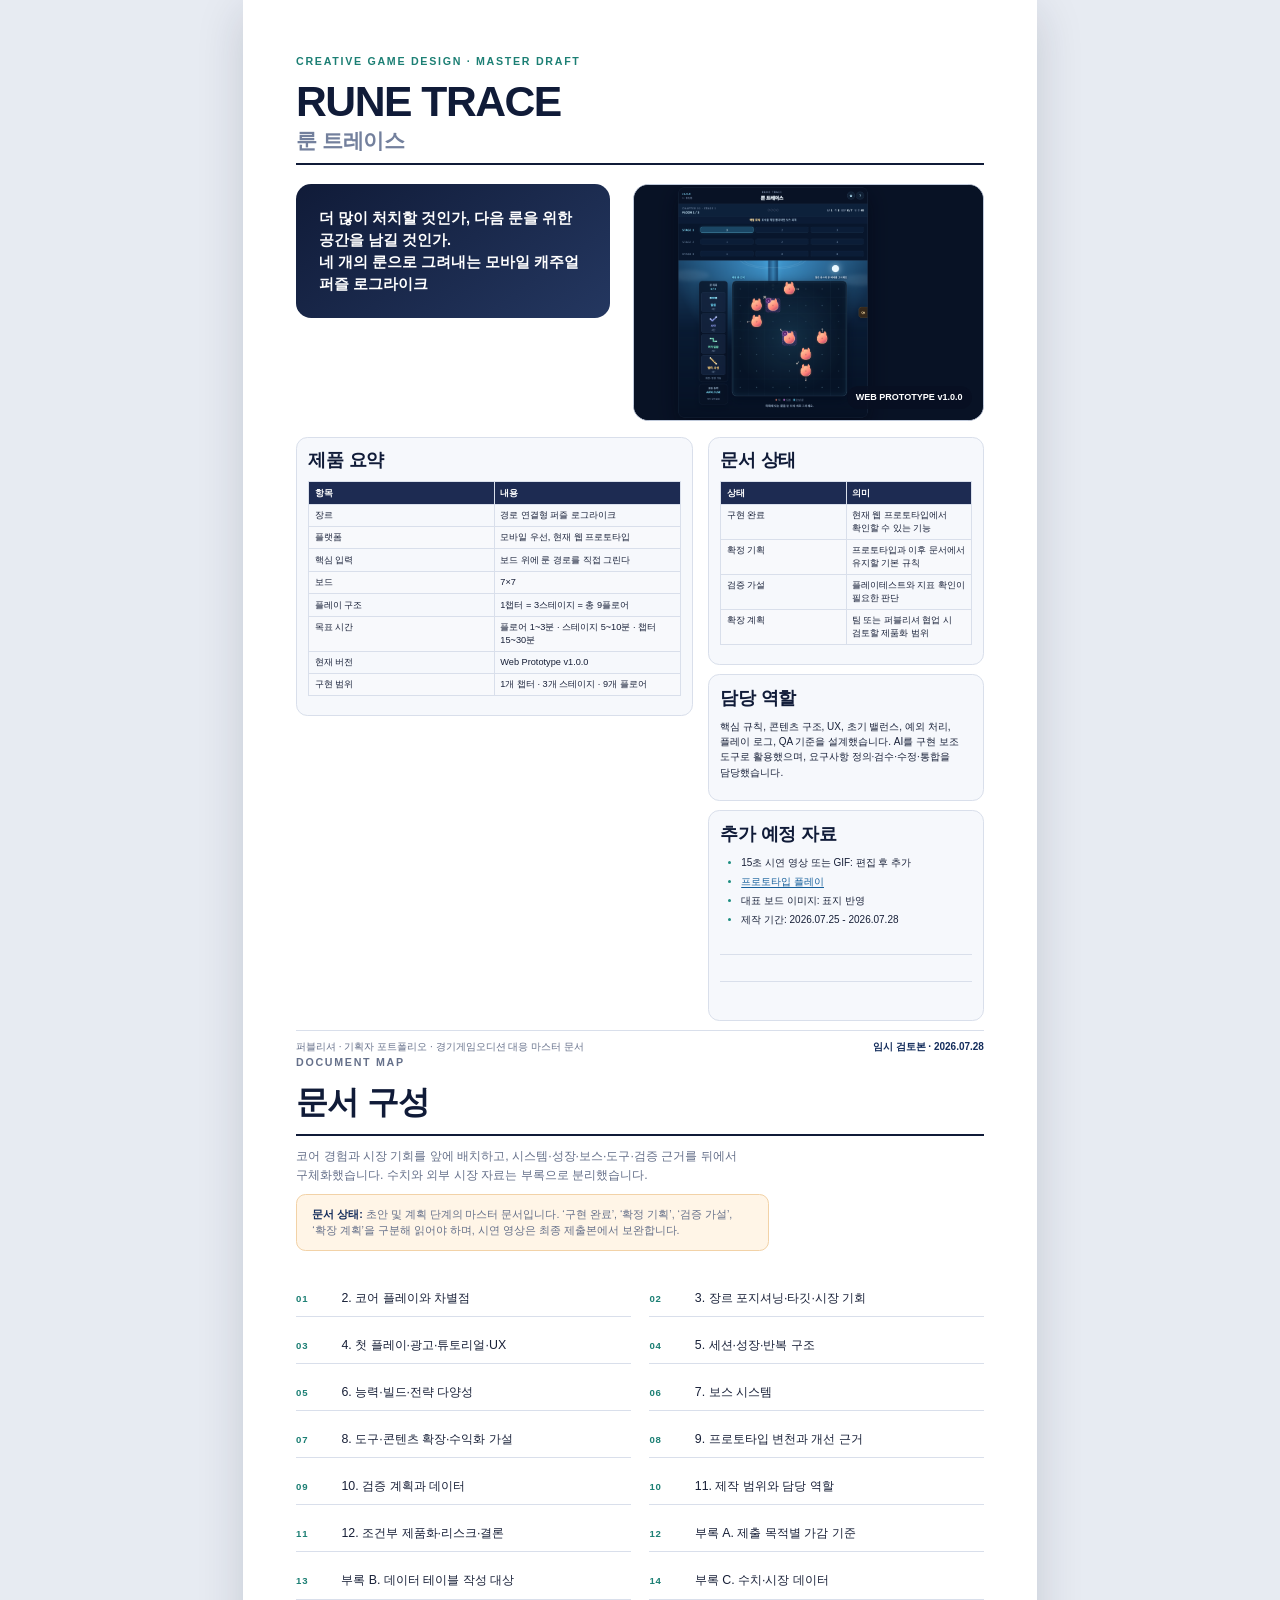
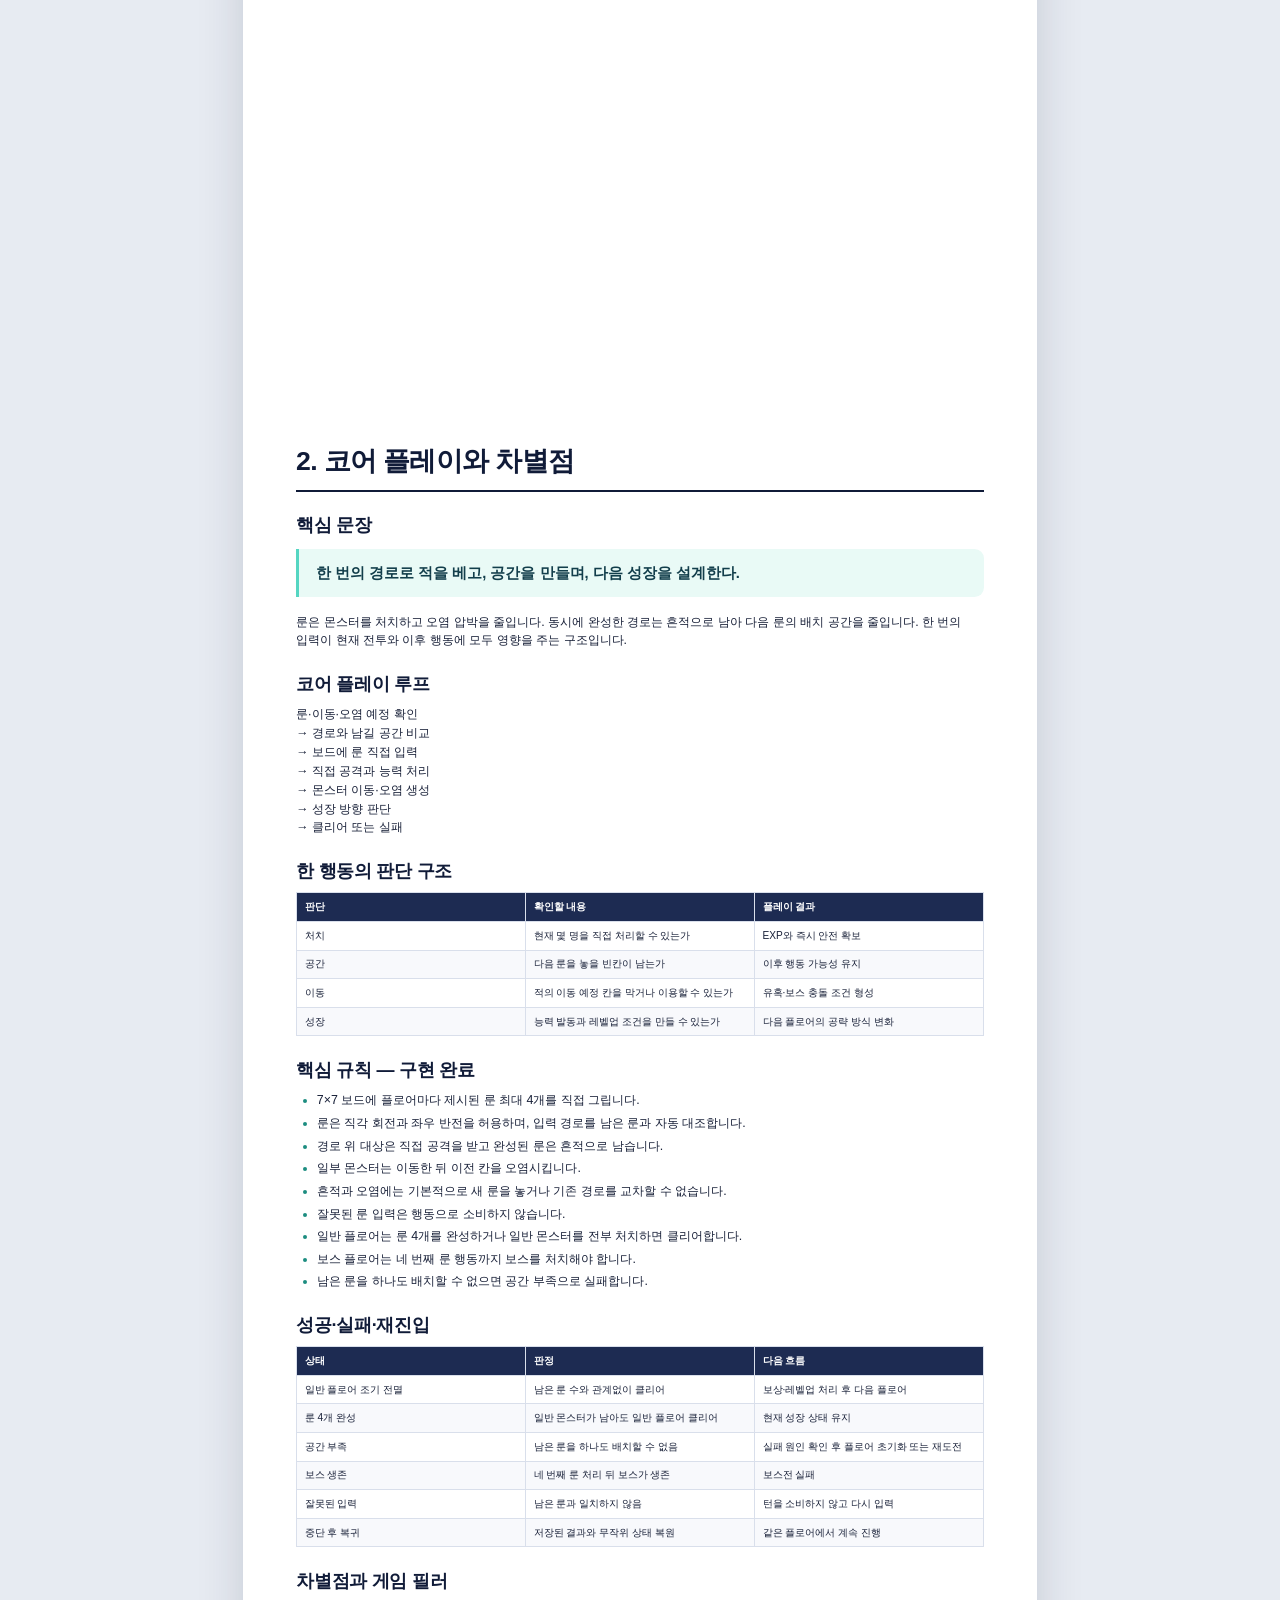
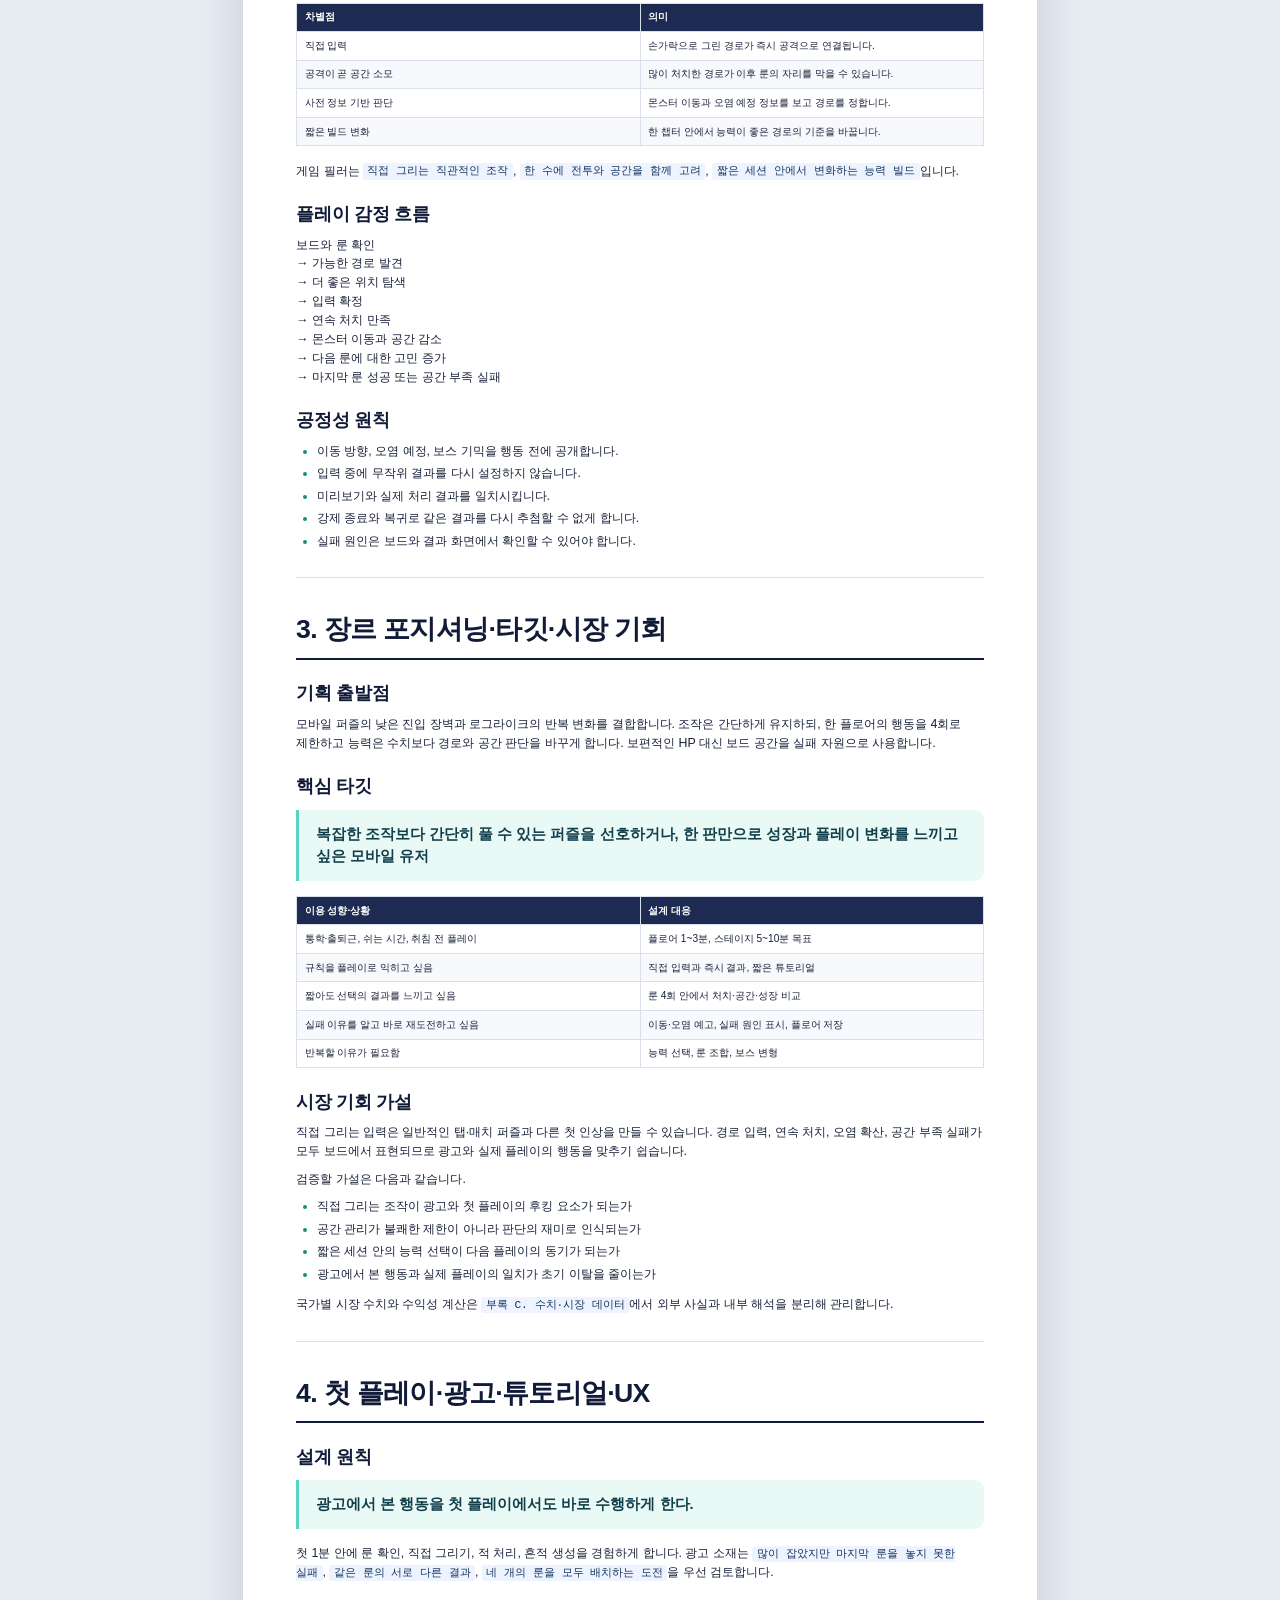
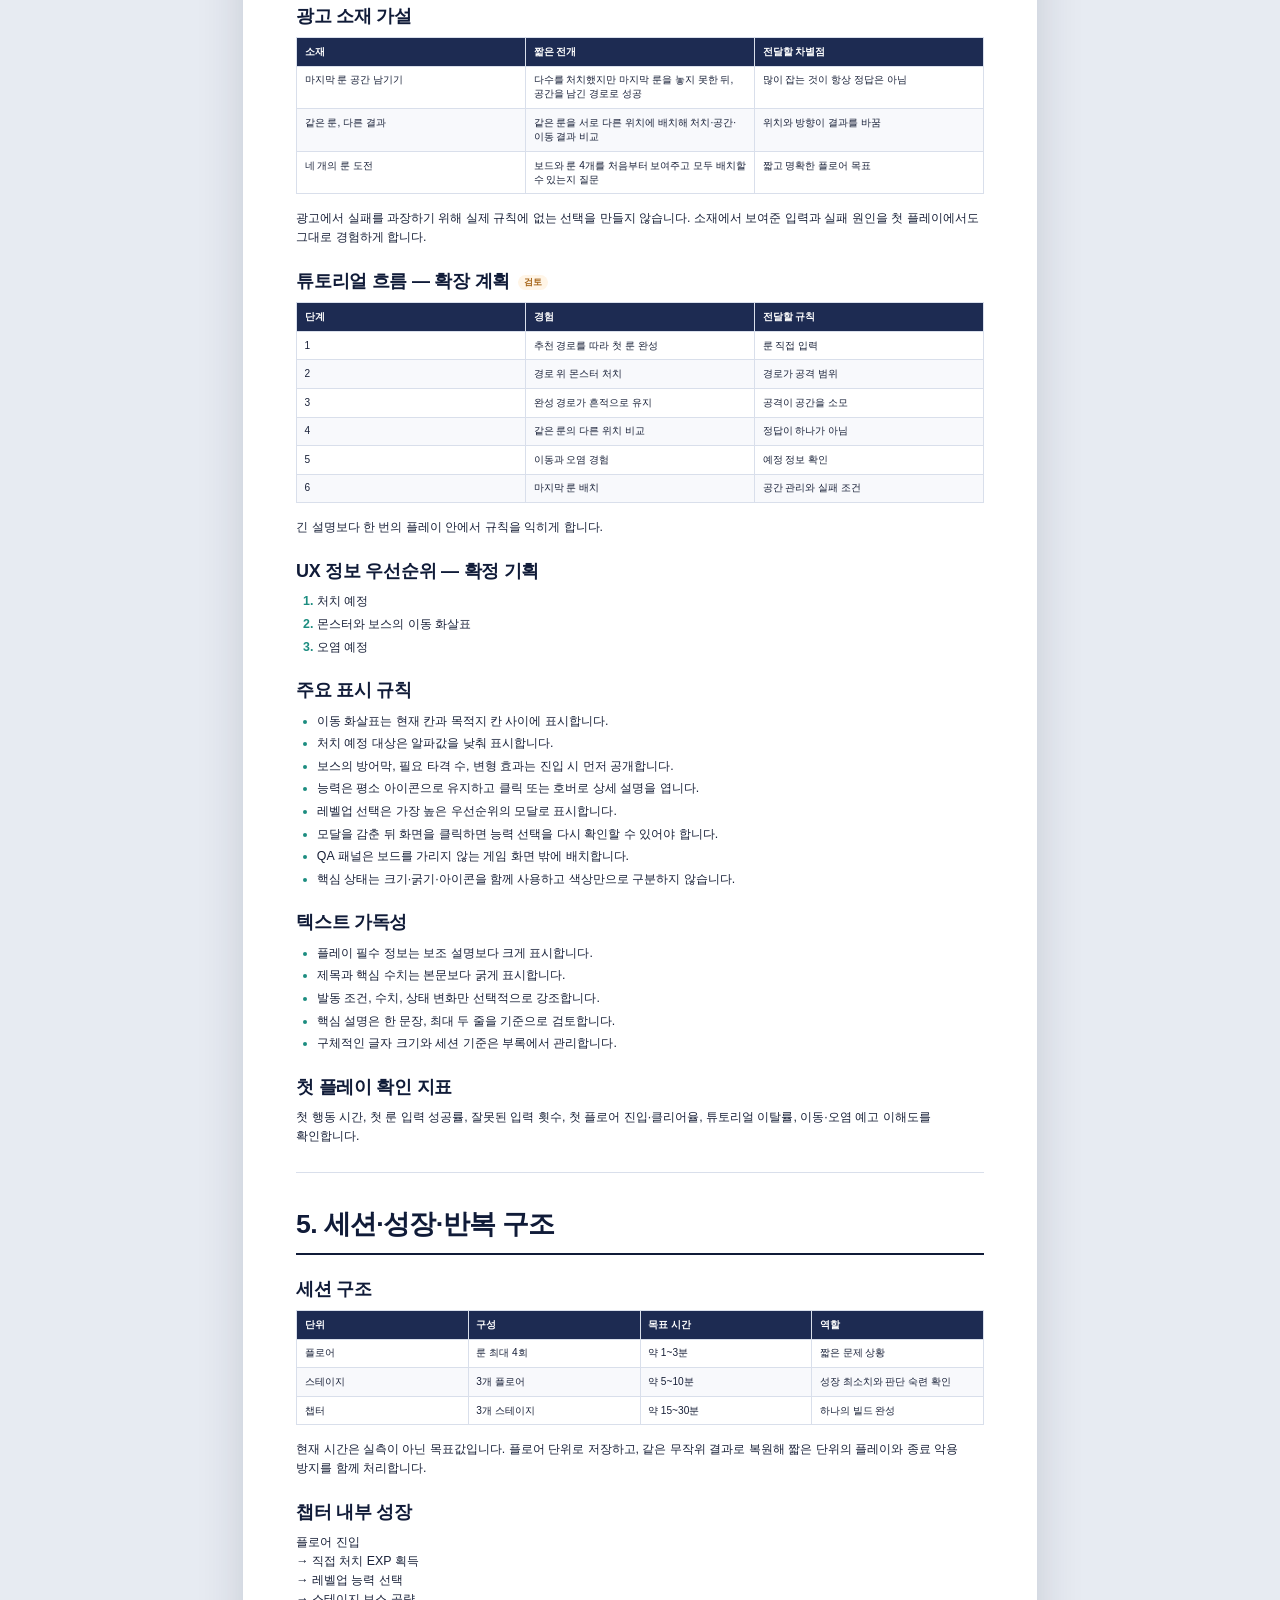
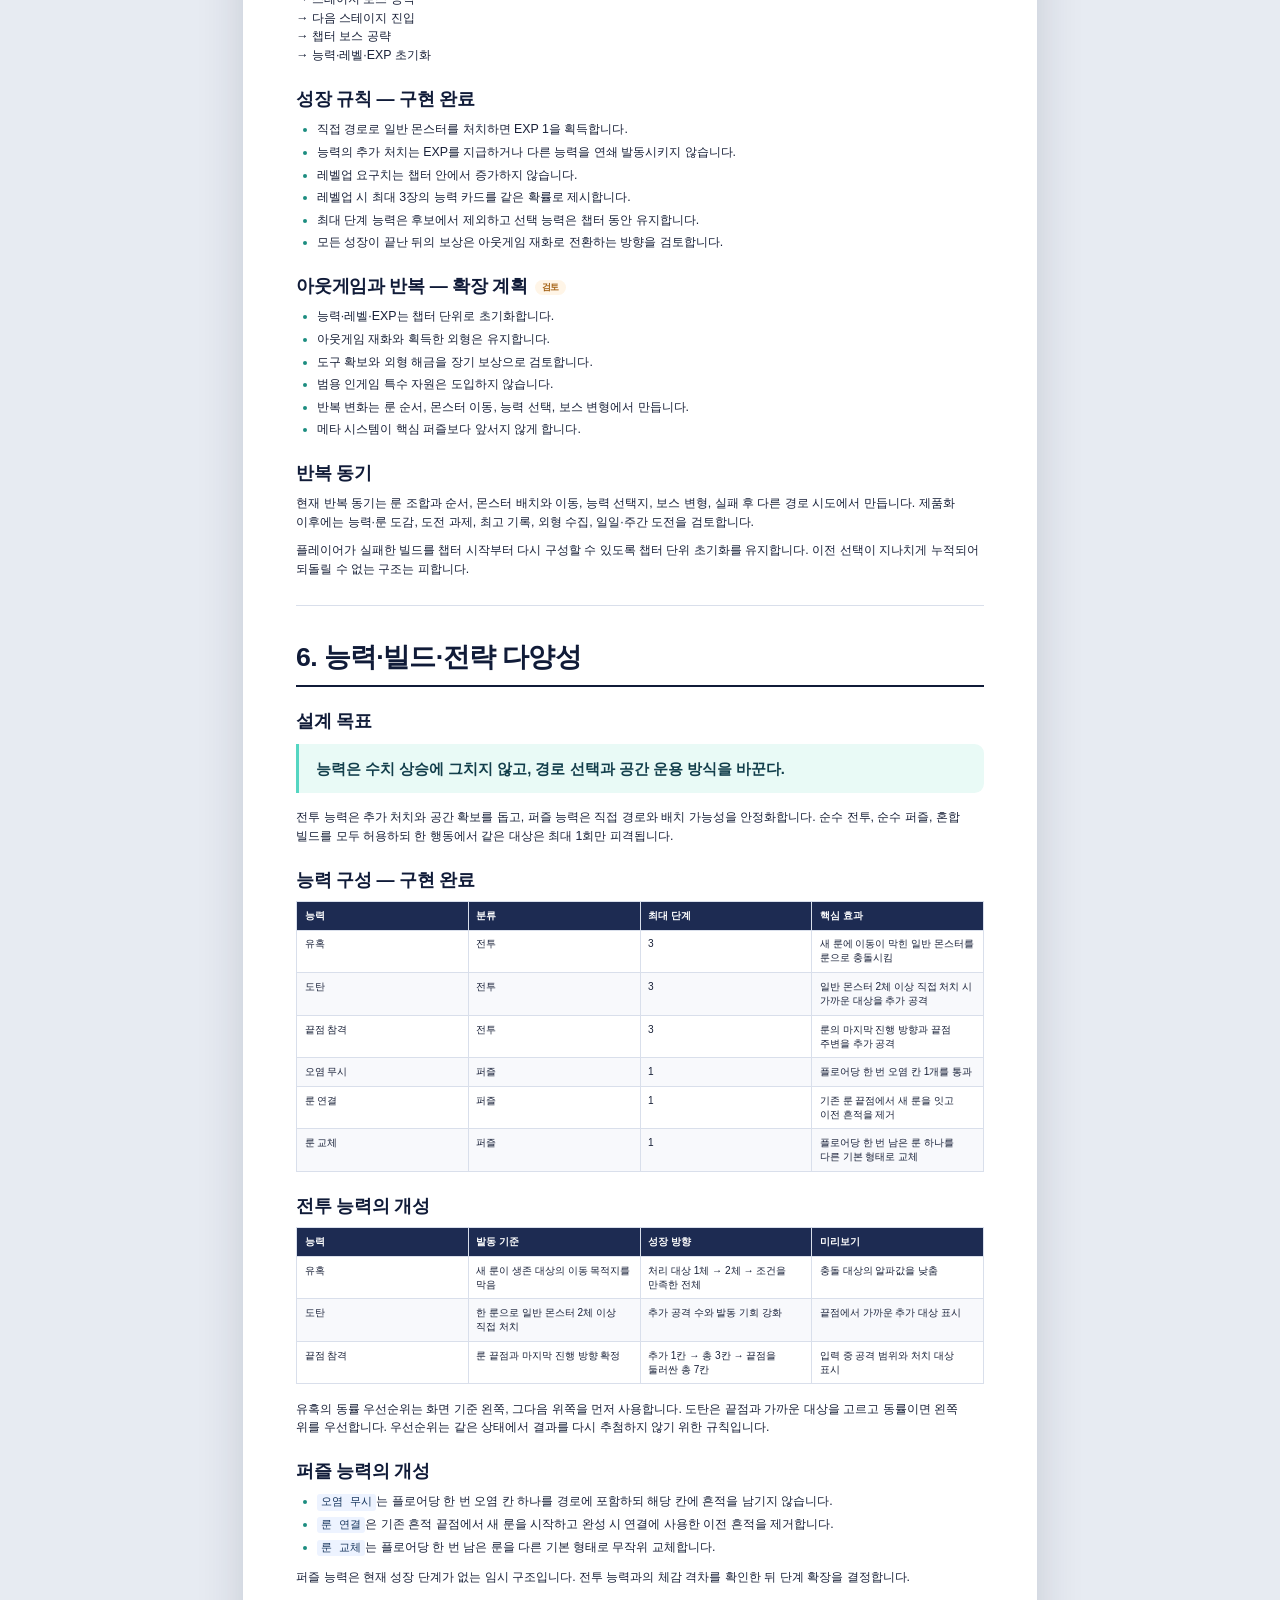
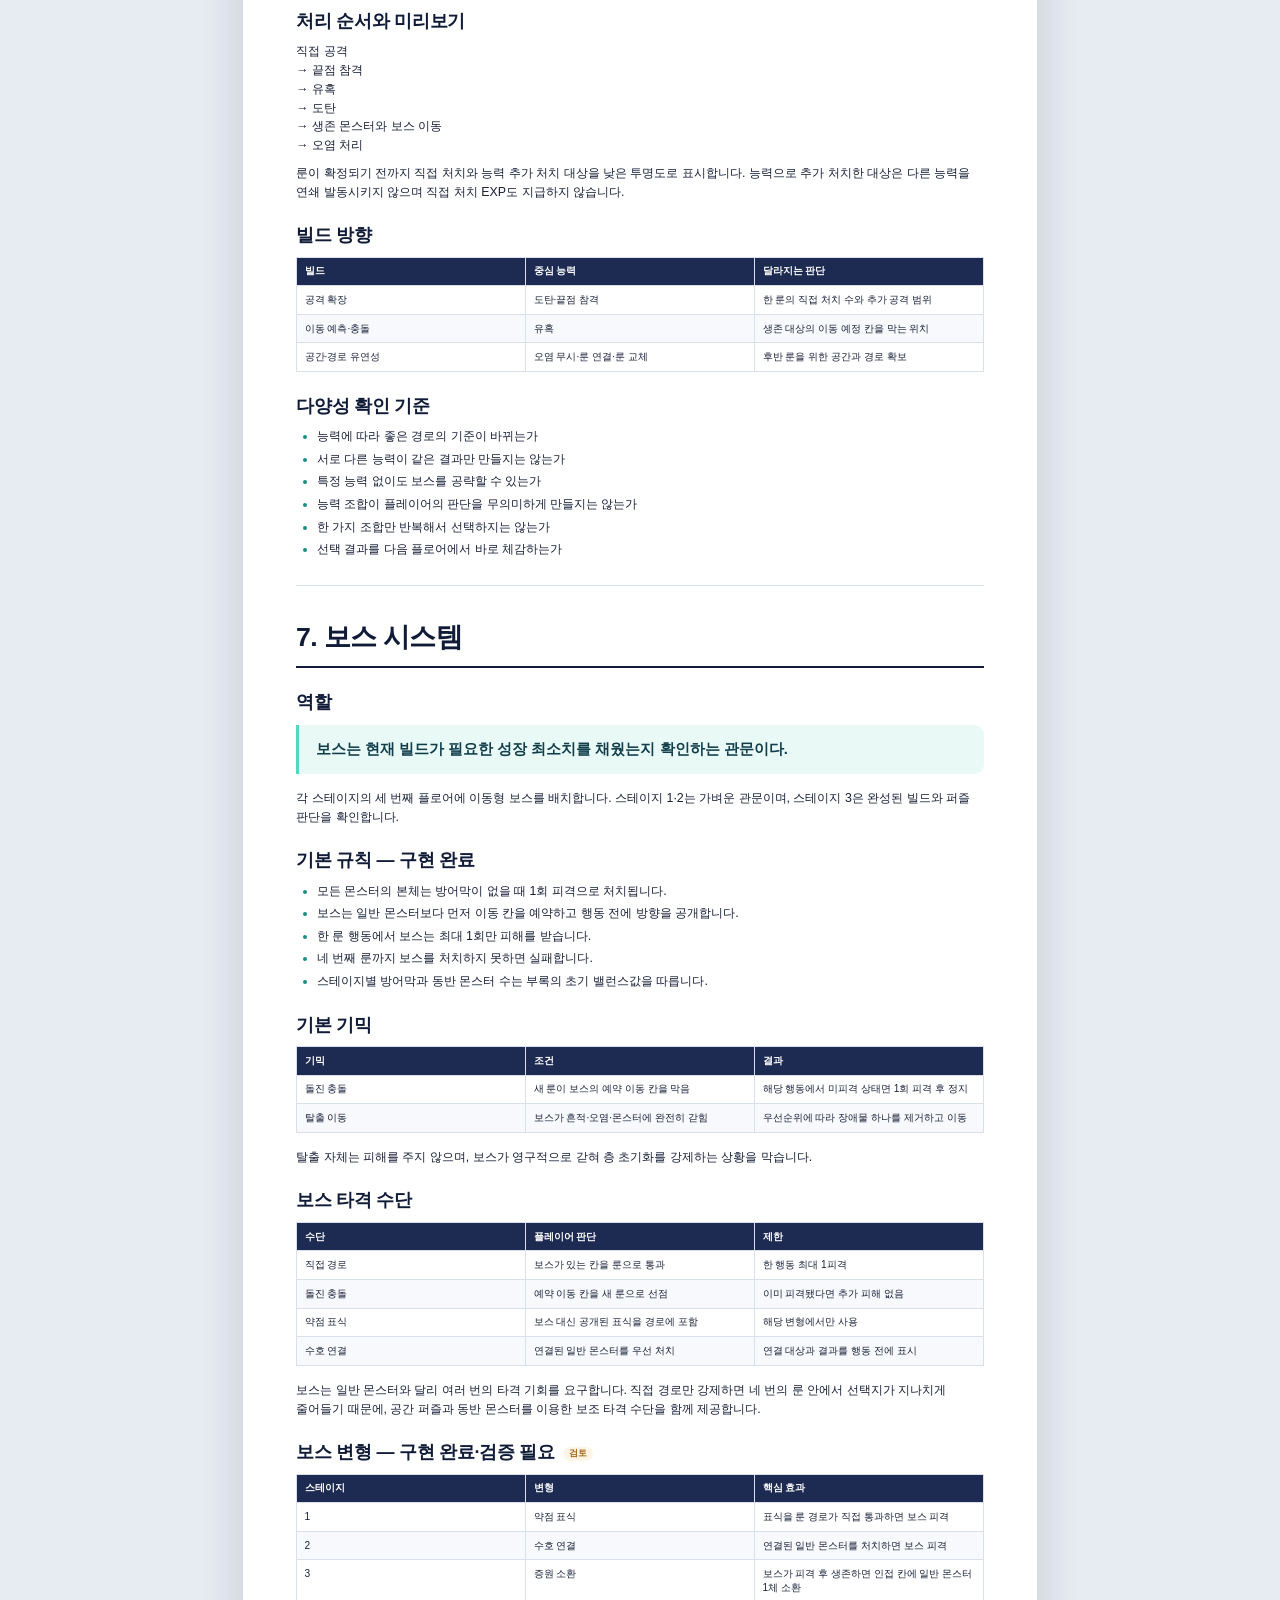
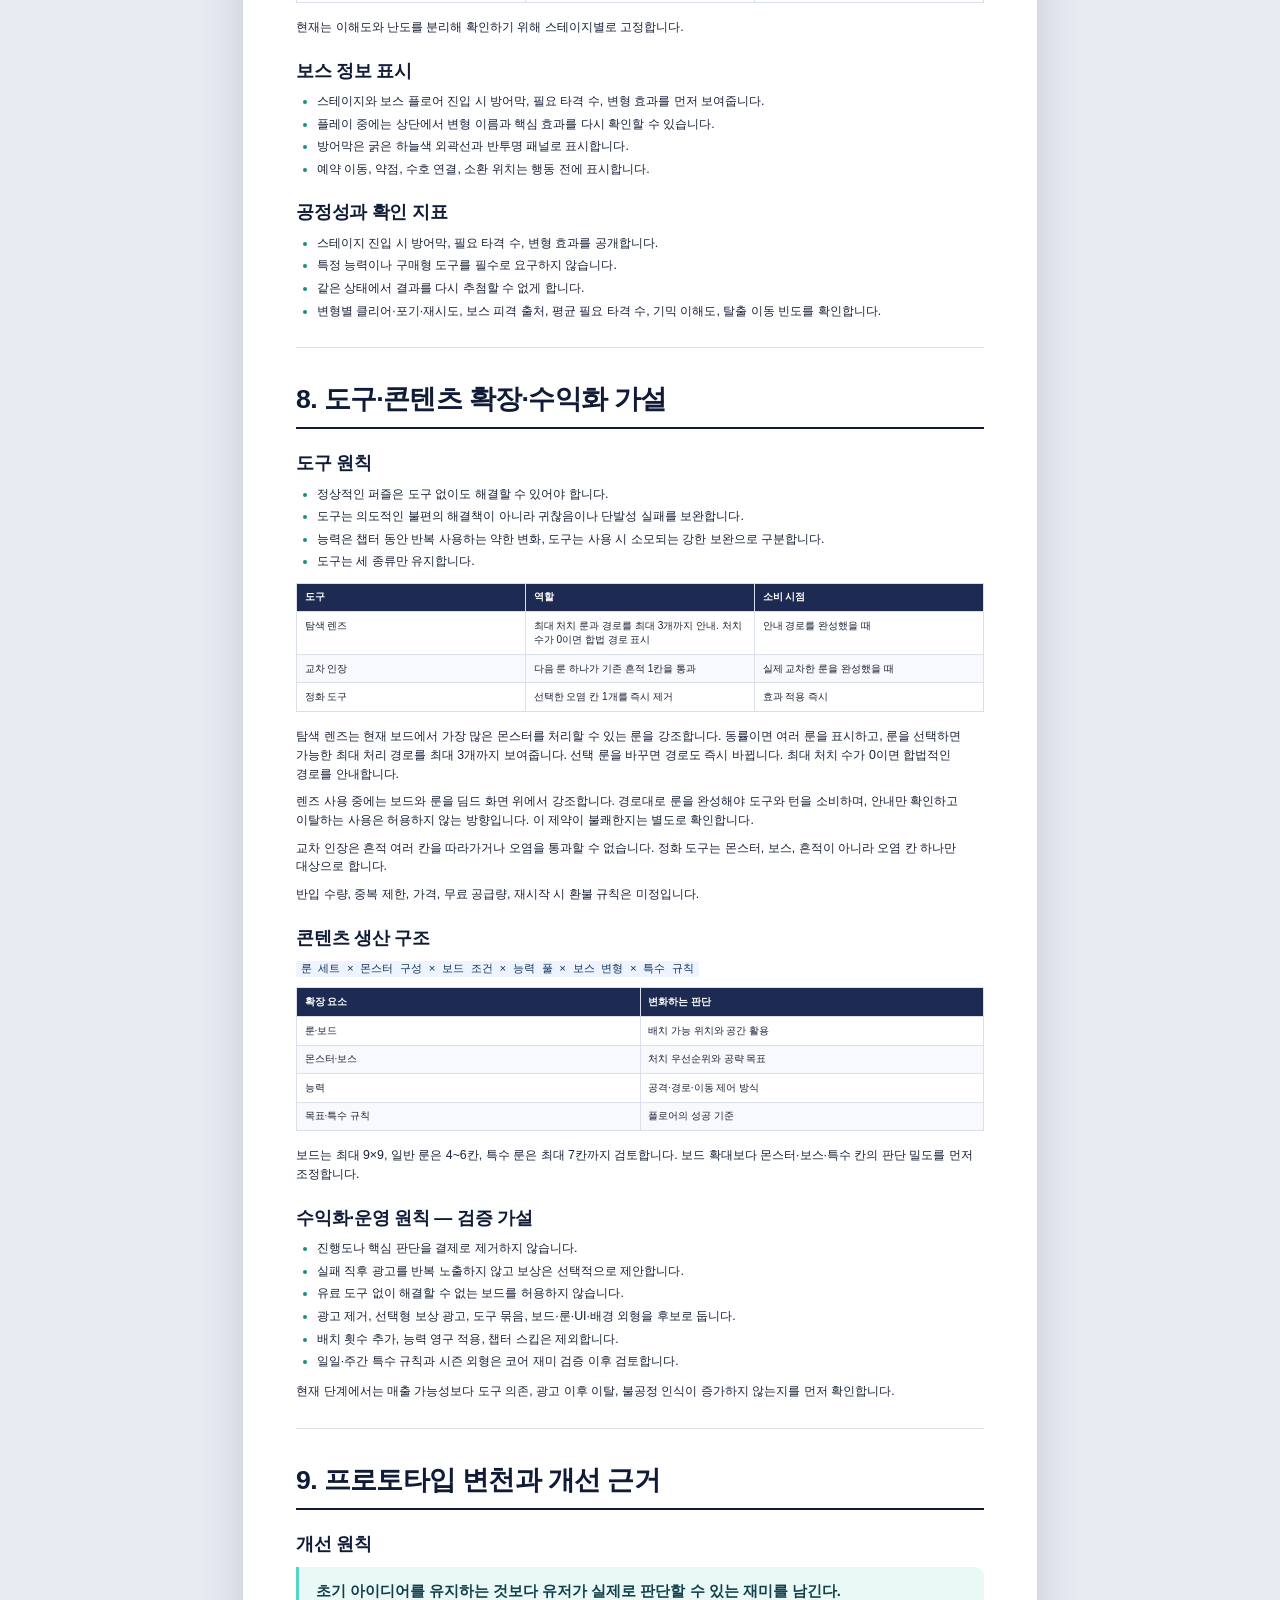
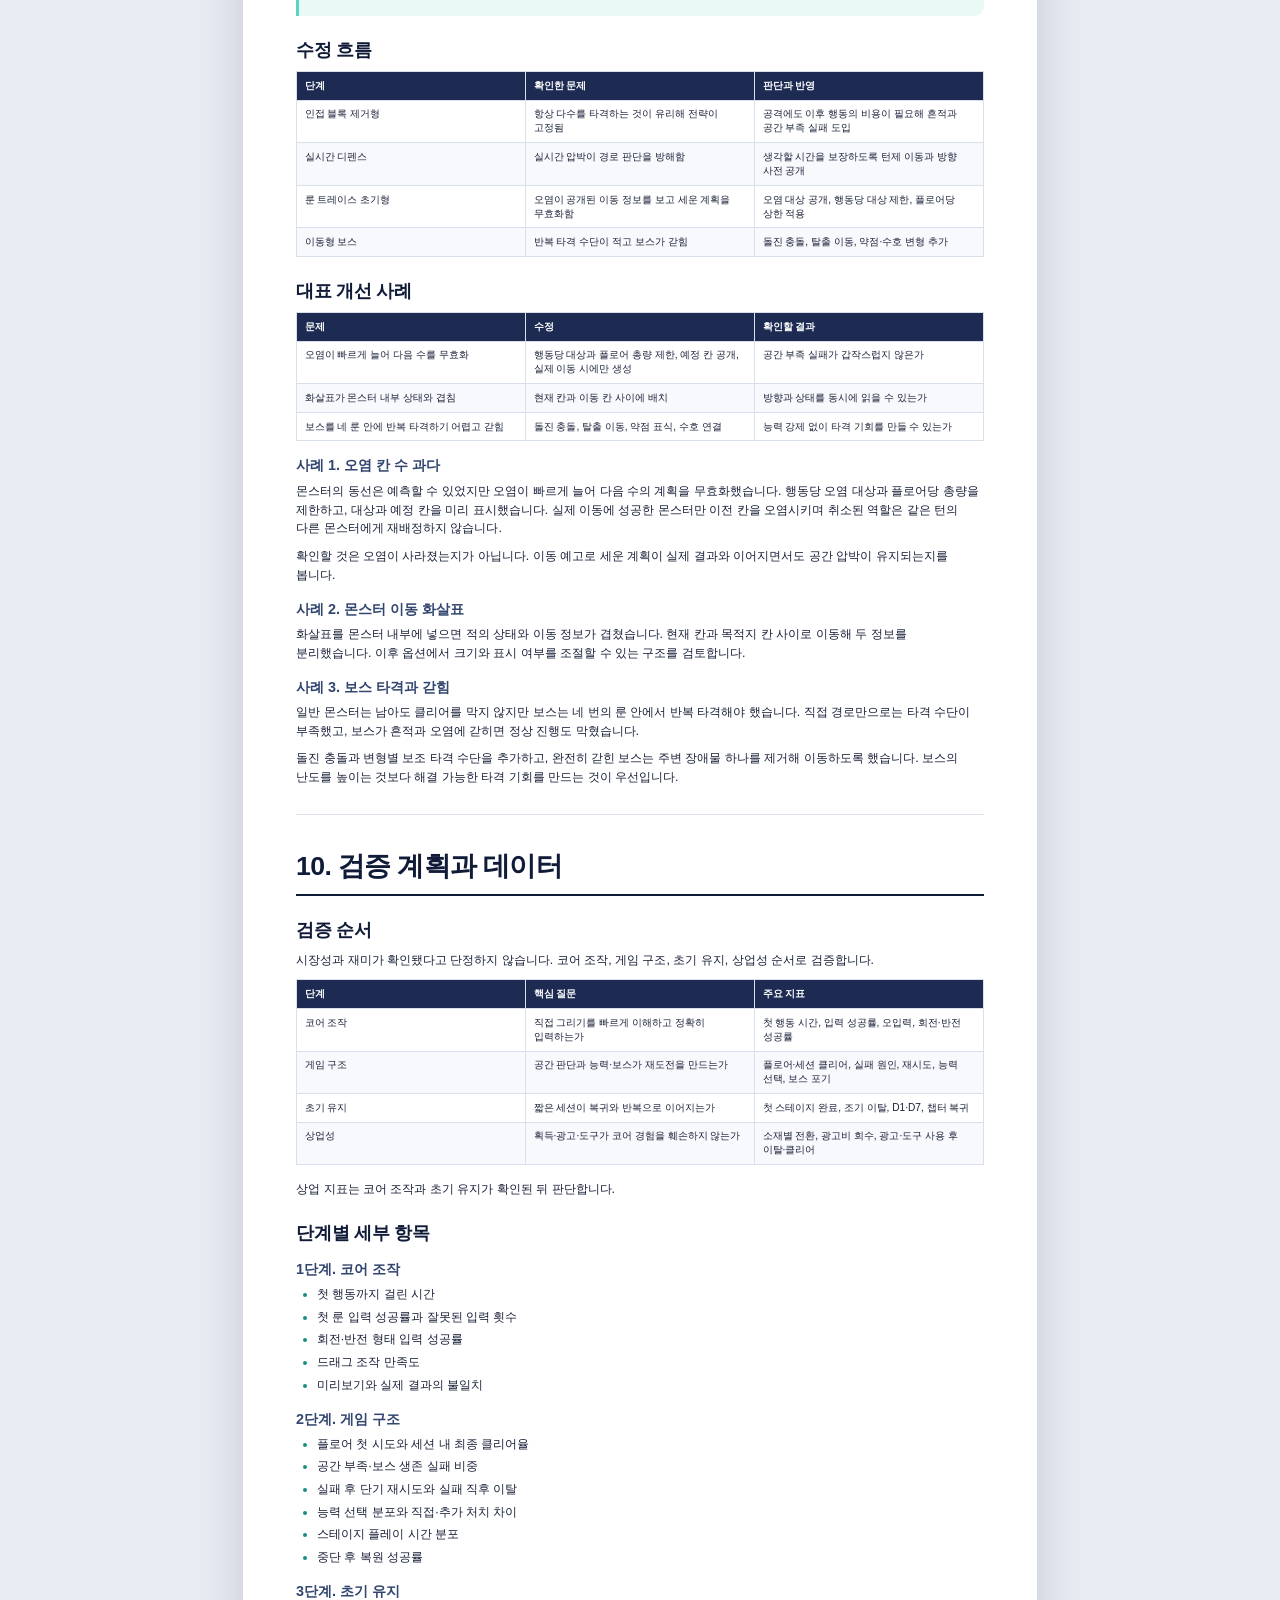
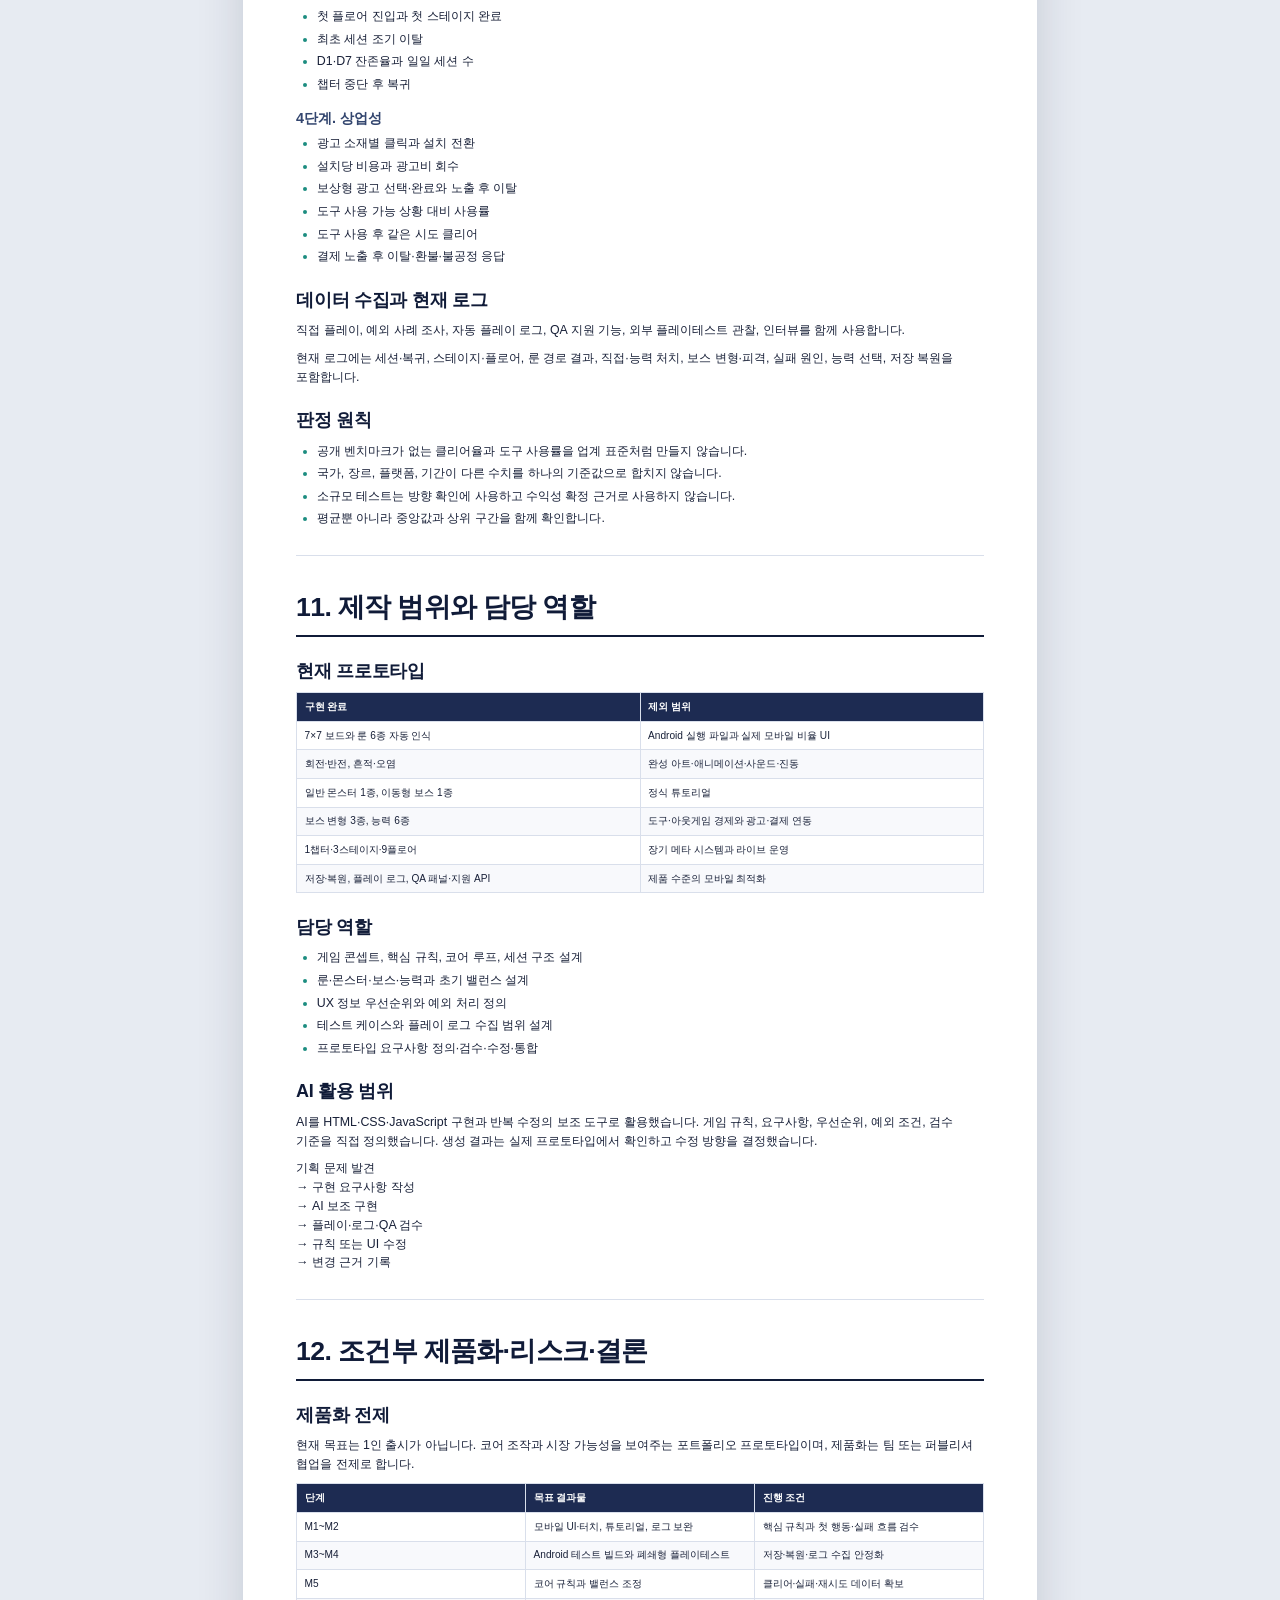
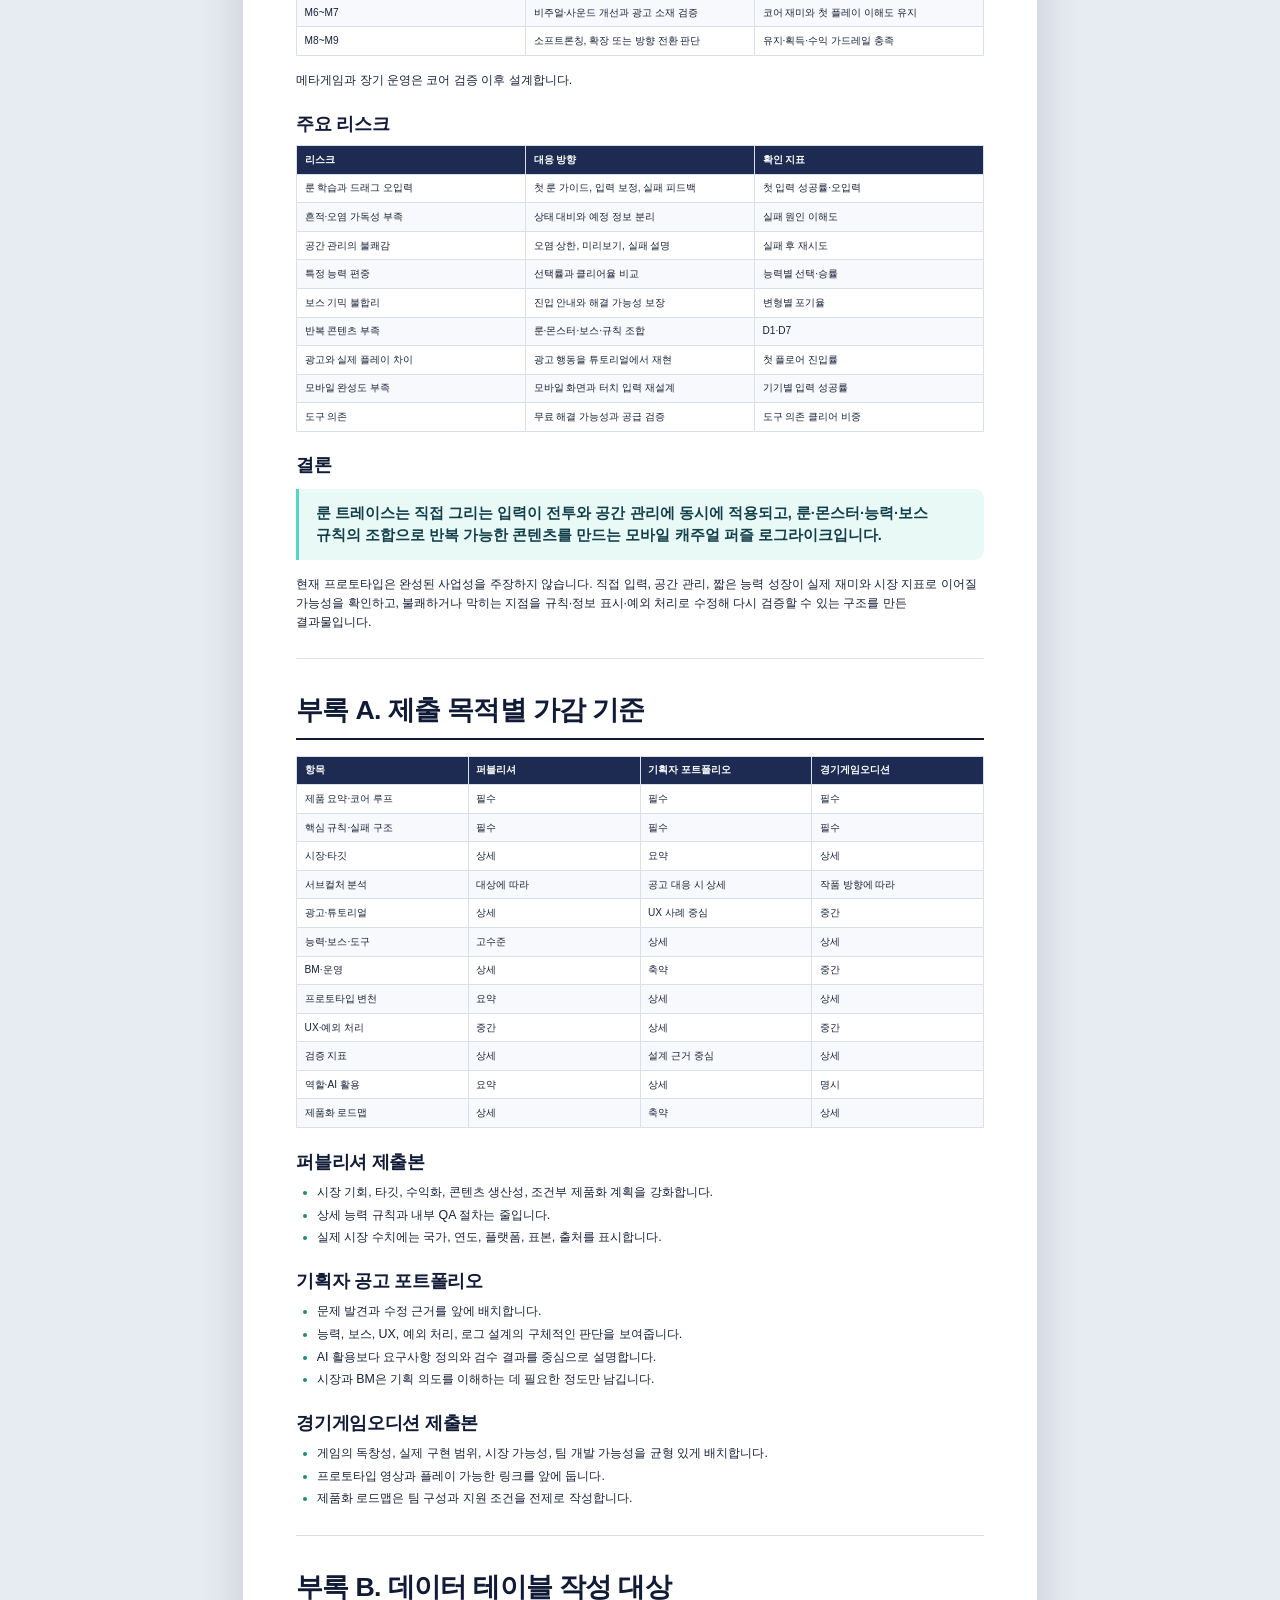
<file: output/pdf/룬-트레이스_창작-기획서_마스터-임시본_2026-07-28.html>
<!doctype html>
<html lang="ko">
<head>
  <meta charset="utf-8">
  <meta name="viewport" content="width=device-width, initial-scale=1">
  <meta name="description" content="룬 트레이스 창작 기획서 마스터 임시 검토본">
  <title>룬 트레이스 창작 기획서 마스터 임시본</title>
  <style>
    :root {
      --ink: #182038;
      --muted: #65708a;
      --navy: #101b38;
      --navy-soft: #1d2b52;
      --mint: #55d6c2;
      --mint-soft: #e9faf6;
      --blue-soft: #edf3ff;
      --line: #d9dfeb;
      --paper: #ffffff;
      --panel: #f6f8fc;
      --warning: #a56316;
      --warning-soft: #fff5e7;
    }

    @page {
      size: A4;
      margin: 13mm 14mm 16mm;
    }

    * { box-sizing: border-box; }

    html {
      color: var(--ink);
      background: #e7ebf2;
      font-family: "Pretendard", "Noto Sans KR", "Malgun Gothic", sans-serif;
      font-size: 9.3pt;
      line-height: 1.52;
      word-break: keep-all;
      overflow-wrap: anywhere;
    }

    body {
      width: 210mm;
      margin: 0 auto;
      background: var(--paper);
    }

    main { padding: 0; }

    .cover {
      padding: 0;
      page-break-after: always;
    }

    .cover-kicker,
    .eyebrow {
      margin: 0 0 3mm;
      color: #1c7f74;
      font-size: 8pt;
      font-weight: 800;
      letter-spacing: .16em;
      text-transform: uppercase;
    }

    .cover-title {
      margin: 0;
      color: var(--navy);
      font-size: 32pt;
      line-height: 1;
      letter-spacing: -.035em;
    }

    .cover-title span {
      display: block;
      margin-top: 2mm;
      color: #73809d;
      font-size: 16pt;
      letter-spacing: -.02em;
    }

    .cover-intro {
      display: grid;
      grid-template-columns: 1fr 1.12fr;
      gap: 6mm;
      align-items: stretch;
      margin: 5mm 0 4mm;
    }

    .cover-intro blockquote {
      display: flex;
      align-items: center;
      margin: 0;
      padding: 6mm;
      color: white;
      background: linear-gradient(145deg, var(--navy), #243760);
      border: 0;
      border-radius: 4mm;
      font-size: 14pt;
      font-weight: 750;
      line-height: 1.5;
    }

    .hero-shot {
      position: relative;
      min-height: 52mm;
      margin: 0;
      overflow: hidden;
      border: 1px solid #bfc9da;
      border-radius: 4mm;
      background: #0f1830;
    }

    .hero-shot img {
      width: 100%;
      height: 100%;
      object-fit: cover;
      object-position: center top;
    }

    .hero-shot figcaption {
      position: absolute;
      right: 3mm;
      bottom: 3mm;
      padding: 1.2mm 2.4mm;
      color: white;
      background: rgba(8, 15, 33, .82);
      border-radius: 99px;
      font-size: 6.8pt;
      font-weight: 700;
    }

    .cover-grid {
      display: grid;
      grid-template-columns: 1.18fr .82fr;
      gap: 4mm;
      align-items: start;
    }

    .cover-panel {
      padding: 3mm;
      background: var(--panel);
      border: 1px solid var(--line);
      border-radius: 3mm;
    }

    .cover-panel + .cover-panel { margin-top: 2.5mm; }
    .cover-panel h2 { margin-top: 0; }
    .cover-panel table {
      margin: 1.5mm 0 2mm;
      font-size: 6.9pt;
    }
    .cover-panel th,
    .cover-panel td { padding: 1.15mm 1.4mm; }
    .cover-panel p,
    .cover-panel li { font-size: 7.5pt; }
    .cover-panel ul { margin-bottom: 1mm; }

    .cover-stamp {
      display: flex;
      justify-content: space-between;
      gap: 4mm;
      margin-top: 2.5mm;
      padding-top: 2mm;
      color: var(--muted);
      border-top: 1px solid var(--line);
      font-size: 7.5pt;
    }

    .toc {
      min-height: 262mm;
      page-break-after: always;
    }

    .toc h1 {
      margin: 0 0 3mm;
      font-size: 24pt;
    }

    .toc > p {
      max-width: 125mm;
      color: var(--muted);
    }

    .toc ol {
      display: grid;
      grid-template-columns: repeat(2, 1fr);
      gap: 1.8mm 5mm;
      margin: 8mm 0 0;
      padding: 0;
      list-style: none;
    }

    .toc li { break-inside: avoid; }

    .toc a {
      display: grid;
      grid-template-columns: 10mm 1fr;
      gap: 2mm;
      align-items: baseline;
      padding: 2.2mm 0;
      color: var(--ink);
      border-bottom: 1px solid var(--line);
      text-decoration: none;
    }

    .toc a span {
      color: #1c7f74;
      font-size: 7.2pt;
      font-weight: 800;
      letter-spacing: .08em;
    }

    .document-body > .chapter {
      margin-top: 9mm;
    }

    .document-body > .chapter:first-child { margin-top: 0; }
    .chapter.page-start { break-before: page; }

    h1, h2, h3, h4 {
      color: var(--navy);
      line-height: 1.28;
      break-after: avoid;
    }

    h1 {
      margin: 9mm 0 4mm;
      padding: 0 0 3mm;
      border-bottom: 2px solid var(--navy);
      font-size: 20pt;
      letter-spacing: -.025em;
    }

    h2 {
      margin: 6mm 0 2.5mm;
      font-size: 13.5pt;
      letter-spacing: -.015em;
    }

    h3 {
      margin: 4mm 0 1.8mm;
      color: #33466f;
      font-size: 10.8pt;
    }

    h4 {
      margin: 3mm 0 1mm;
      font-size: 9.8pt;
    }

    .pending-heading::after {
      content: "검토";
      display: inline-block;
      margin-left: 2mm;
      padding: .5mm 1.7mm;
      color: var(--warning);
      background: var(--warning-soft);
      border-radius: 99px;
      font-size: 6.5pt;
      font-weight: 800;
      vertical-align: .2em;
    }

    p { margin: 0 0 2.3mm; }
    strong { color: #142d5c; }

    ul, ol {
      margin: 1.4mm 0 3mm;
      padding-left: 5.5mm;
    }

    li { margin: 0 0 1mm; }
    li::marker { color: #1c8d80; font-weight: 800; }

    blockquote {
      margin: 3mm 0 4mm;
      padding: 3.5mm 4.5mm;
      color: #123e4b;
      background: var(--mint-soft);
      border-left: 3px solid var(--mint);
      border-radius: 0 2.5mm 2.5mm 0;
      break-inside: avoid;
    }

    blockquote p {
      margin: 0;
      font-size: 11pt;
      font-weight: 750;
    }

    table {
      width: 100%;
      margin: 2.5mm 0 4mm;
      border-collapse: collapse;
      table-layout: fixed;
      font-size: 7.6pt;
      line-height: 1.38;
    }

    thead { display: table-header-group; }
    tr { break-inside: avoid; }

    th, td {
      padding: 1.8mm 2mm;
      border: 1px solid var(--line);
      text-align: left;
      vertical-align: top;
    }

    th {
      color: white;
      background: var(--navy-soft);
      font-weight: 750;
    }

    tbody tr:nth-child(even) td { background: #f8f9fc; }

    code {
      padding: .2em .4em;
      color: #15345c;
      background: var(--blue-soft);
      border-radius: 3px;
      font-family: "Cascadia Mono", Consolas, monospace;
      font-size: .9em;
    }

    a {
      color: #155f9b;
      text-decoration: underline;
      text-underline-offset: .16em;
    }

    hr {
      margin: 7mm 0;
      border: 0;
      border-top: 1px solid var(--line);
    }

    .draft-note {
      margin: 0 0 7mm;
      padding: 3mm 4mm;
      color: #5f471f;
      background: var(--warning-soft);
      border: 1px solid #f2d2a7;
      border-radius: 2.5mm;
      font-size: 8pt;
    }

    @media screen {
      body {
        padding: 14mm;
        box-shadow: 0 12px 44px rgba(23, 34, 58, .16);
      }
    }

    @media print {
      html, body { background: white; }
      body { width: auto; }
      a { color: inherit; }
    }
  </style>
</head>
<body>
  <main>
    <section class="cover">
      <p class="cover-kicker">CREATIVE GAME DESIGN · MASTER DRAFT</p>
      <h1 class="cover-title">RUNE TRACE<span>룬 트레이스</span></h1>
      <div class="cover-intro">
        <div><blockquote>
<p>더 많이 처치할 것인가, 다음 룬을 위한 공간을 남길 것인가.<br>네 개의 룬으로 그려내는 모바일 캐주얼 퍼즐 로그라이크</p>
</blockquote></div>
        <figure class="hero-shot">
          <img src="assets/rune-trace-prototype.png" alt="룬 트레이스 웹 프로토타입 대표 화면">
          <figcaption>WEB PROTOTYPE v1.0.0</figcaption>
        </figure>
      </div>
      <div class="cover-grid">
        <section class="cover-panel">
          <h2>제품 요약</h2>
          <table>
<thead>
<tr>
<th>항목</th>
<th>내용</th>
</tr>
</thead>
<tbody><tr>
<td>장르</td>
<td>경로 연결형 퍼즐 로그라이크</td>
</tr>
<tr>
<td>플랫폼</td>
<td>모바일 우선, 현재 웹 프로토타입</td>
</tr>
<tr>
<td>핵심 입력</td>
<td>보드 위에 룬 경로를 직접 그린다</td>
</tr>
<tr>
<td>보드</td>
<td>7×7</td>
</tr>
<tr>
<td>플레이 구조</td>
<td>1챕터 = 3스테이지 = 총 9플로어</td>
</tr>
<tr>
<td>목표 시간</td>
<td>플로어 1&#126;3분 · 스테이지 5&#126;10분 · 챕터 15&#126;30분</td>
</tr>
<tr>
<td>현재 버전</td>
<td>Web Prototype v1.0.0</td>
</tr>
<tr>
<td>구현 범위</td>
<td>1개 챕터 · 3개 스테이지 · 9개 플로어</td>
</tr>
</tbody></table>
        </section>
        <div>
          <section class="cover-panel">
            <h2>문서 상태</h2>
            <table>
<thead>
<tr>
<th>상태</th>
<th>의미</th>
</tr>
</thead>
<tbody><tr>
<td>구현 완료</td>
<td>현재 웹 프로토타입에서 확인할 수 있는 기능</td>
</tr>
<tr>
<td>확정 기획</td>
<td>프로토타입과 이후 문서에서 유지할 기본 규칙</td>
</tr>
<tr>
<td>검증 가설</td>
<td>플레이테스트와 지표 확인이 필요한 판단</td>
</tr>
<tr>
<td>확장 계획</td>
<td>팀 또는 퍼블리셔 협업 시 검토할 제품화 범위</td>
</tr>
</tbody></table>
          </section>
          <section class="cover-panel">
            <h2>담당 역할</h2>
            <p>핵심 규칙, 콘텐츠 구조, UX, 초기 밸런스, 예외 처리, 플레이 로그, QA 기준을 설계했습니다. AI를 구현 보조 도구로 활용했으며, 요구사항 정의·검수·수정·통합을 담당했습니다.</p>
          </section>
          <section class="cover-panel">
            <h2>추가 예정 자료</h2>
            <ul>
<li>15초 시연 영상 또는 GIF: 편집 후 추가</li>
<li><a href="https://asstro1456.github.io/Prototype_Casual_Rogue/rune-trace/index.html">프로토타입 플레이</a></li>
<li>대표 보드 이미지: 표지 반영</li>
<li>제작 기간: 2026.07.25 - 2026.07.28</li>
</ul>
<hr>
<hr>
          </section>
        </div>
      </div>
      <div class="cover-stamp">
        <span>퍼블리셔 · 기획자 포트폴리오 · 경기게임오디션 대응 마스터 문서</span>
        <strong>임시 검토본 · 2026.07.28</strong>
      </div>
    </section>

    <section class="toc">
      <p class="eyebrow">DOCUMENT MAP</p>
      <h1>문서 구성</h1>
      <p>코어 경험과 시장 기회를 앞에 배치하고, 시스템·성장·보스·도구·검증 근거를 뒤에서 구체화했습니다. 수치와 외부 시장 자료는 부록으로 분리했습니다.</p>
      <p class="draft-note"><strong>문서 상태:</strong> 초안 및 계획 단계의 마스터 문서입니다. ‘구현 완료’, ‘확정 기획’, ‘검증 가설’, ‘확장 계획’을 구분해 읽어야 하며, 시연 영상은 최종 제출본에서 보완합니다.</p>
      <ol><li><a href="#2-코어-플레이와-차별점"><span>01</span>2. 코어 플레이와 차별점</a></li><li><a href="#3-장르-포지셔닝-타깃-시장-기회"><span>02</span>3. 장르 포지셔닝·타깃·시장 기회</a></li><li><a href="#4-첫-플레이-광고-튜토리얼-ux"><span>03</span>4. 첫 플레이·광고·튜토리얼·UX</a></li><li><a href="#5-세션-성장-반복-구조"><span>04</span>5. 세션·성장·반복 구조</a></li><li><a href="#6-능력-빌드-전략-다양성"><span>05</span>6. 능력·빌드·전략 다양성</a></li><li><a href="#7-보스-시스템"><span>06</span>7. 보스 시스템</a></li><li><a href="#8-도구-콘텐츠-확장-수익화-가설"><span>07</span>8. 도구·콘텐츠 확장·수익화 가설</a></li><li><a href="#9-프로토타입-변천과-개선-근거"><span>08</span>9. 프로토타입 변천과 개선 근거</a></li><li><a href="#10-검증-계획과-데이터"><span>09</span>10. 검증 계획과 데이터</a></li><li><a href="#11-제작-범위와-담당-역할"><span>10</span>11. 제작 범위와 담당 역할</a></li><li><a href="#12-조건부-제품화-리스크-결론"><span>11</span>12. 조건부 제품화·리스크·결론</a></li><li><a href="#부록-a-제출-목적별-가감-기준"><span>12</span>부록 A. 제출 목적별 가감 기준</a></li><li><a href="#부록-b-데이터-테이블-작성-대상"><span>13</span>부록 B. 데이터 테이블 작성 대상</a></li><li><a href="#부록-c-수치-시장-데이터"><span>14</span>부록 C. 수치·시장 데이터</a></li></ol>
    </section>

    <article class="document-body">
      <h1 id="2-코어-플레이와-차별점" class="chapter">2. 코어 플레이와 차별점</h1>
<h2 id="핵심-문장">핵심 문장</h2>
<blockquote>
<p>한 번의 경로로 적을 베고, 공간을 만들며, 다음 성장을 설계한다.</p>
</blockquote>
<p>룬은 몬스터를 처치하고 오염 압박을 줄입니다. 동시에 완성한 경로는 흔적으로 남아 다음 룬의 배치 공간을 줄입니다. 한 번의 입력이 현재 전투와 이후 행동에 모두 영향을 주는 구조입니다.</p>
<h2 id="코어-플레이-루프">코어 플레이 루프</h2>
<p>룬·이동·오염 예정 확인<br>→ 경로와 남길 공간 비교<br>→ 보드에 룬 직접 입력<br>→ 직접 공격과 능력 처리<br>→ 몬스터 이동·오염 생성<br>→ 성장 방향 판단<br>→ 클리어 또는 실패</p>
<h2 id="한-행동의-판단-구조">한 행동의 판단 구조</h2>
<table>
<thead>
<tr>
<th>판단</th>
<th>확인할 내용</th>
<th>플레이 결과</th>
</tr>
</thead>
<tbody><tr>
<td>처치</td>
<td>현재 몇 명을 직접 처리할 수 있는가</td>
<td>EXP와 즉시 안전 확보</td>
</tr>
<tr>
<td>공간</td>
<td>다음 룬을 놓을 빈칸이 남는가</td>
<td>이후 행동 가능성 유지</td>
</tr>
<tr>
<td>이동</td>
<td>적의 이동 예정 칸을 막거나 이용할 수 있는가</td>
<td>유혹·보스 충돌 조건 형성</td>
</tr>
<tr>
<td>성장</td>
<td>능력 발동과 레벨업 조건을 만들 수 있는가</td>
<td>다음 플로어의 공략 방식 변화</td>
</tr>
</tbody></table>
<h2 id="핵심-규칙-구현-완료">핵심 규칙 — 구현 완료</h2>
<ul>
<li>7×7 보드에 플로어마다 제시된 룬 최대 4개를 직접 그립니다.</li>
<li>룬은 직각 회전과 좌우 반전을 허용하며, 입력 경로를 남은 룬과 자동 대조합니다.</li>
<li>경로 위 대상은 직접 공격을 받고 완성된 룬은 흔적으로 남습니다.</li>
<li>일부 몬스터는 이동한 뒤 이전 칸을 오염시킵니다.</li>
<li>흔적과 오염에는 기본적으로 새 룬을 놓거나 기존 경로를 교차할 수 없습니다.</li>
<li>잘못된 룬 입력은 행동으로 소비하지 않습니다.</li>
<li>일반 플로어는 룬 4개를 완성하거나 일반 몬스터를 전부 처치하면 클리어합니다.</li>
<li>보스 플로어는 네 번째 룬 행동까지 보스를 처치해야 합니다.</li>
<li>남은 룬을 하나도 배치할 수 없으면 공간 부족으로 실패합니다.</li>
</ul>
<h2 id="성공-실패-재진입">성공·실패·재진입</h2>
<table>
<thead>
<tr>
<th>상태</th>
<th>판정</th>
<th>다음 흐름</th>
</tr>
</thead>
<tbody><tr>
<td>일반 플로어 조기 전멸</td>
<td>남은 룬 수와 관계없이 클리어</td>
<td>보상·레벨업 처리 후 다음 플로어</td>
</tr>
<tr>
<td>룬 4개 완성</td>
<td>일반 몬스터가 남아도 일반 플로어 클리어</td>
<td>현재 성장 상태 유지</td>
</tr>
<tr>
<td>공간 부족</td>
<td>남은 룬을 하나도 배치할 수 없음</td>
<td>실패 원인 확인 후 플로어 초기화 또는 재도전</td>
</tr>
<tr>
<td>보스 생존</td>
<td>네 번째 룬 처리 뒤 보스가 생존</td>
<td>보스전 실패</td>
</tr>
<tr>
<td>잘못된 입력</td>
<td>남은 룬과 일치하지 않음</td>
<td>턴을 소비하지 않고 다시 입력</td>
</tr>
<tr>
<td>중단 후 복귀</td>
<td>저장된 결과와 무작위 상태 복원</td>
<td>같은 플로어에서 계속 진행</td>
</tr>
</tbody></table>
<h2 id="차별점과-게임-필러">차별점과 게임 필러</h2>
<table>
<thead>
<tr>
<th>차별점</th>
<th>의미</th>
</tr>
</thead>
<tbody><tr>
<td>직접 입력</td>
<td>손가락으로 그린 경로가 즉시 공격으로 연결됩니다.</td>
</tr>
<tr>
<td>공격이 곧 공간 소모</td>
<td>많이 처치한 경로가 이후 룬의 자리를 막을 수 있습니다.</td>
</tr>
<tr>
<td>사전 정보 기반 판단</td>
<td>몬스터 이동과 오염 예정 정보를 보고 경로를 정합니다.</td>
</tr>
<tr>
<td>짧은 빌드 변화</td>
<td>한 챕터 안에서 능력이 좋은 경로의 기준을 바꿉니다.</td>
</tr>
</tbody></table>
<p>게임 필러는 <code>직접 그리는 직관적인 조작</code>, <code>한 수에 전투와 공간을 함께 고려</code>, <code>짧은 세션 안에서 변화하는 능력 빌드</code>입니다.</p>
<h2 id="플레이-감정-흐름">플레이 감정 흐름</h2>
<p>보드와 룬 확인<br>→ 가능한 경로 발견<br>→ 더 좋은 위치 탐색<br>→ 입력 확정<br>→ 연속 처치 만족<br>→ 몬스터 이동과 공간 감소<br>→ 다음 룬에 대한 고민 증가<br>→ 마지막 룬 성공 또는 공간 부족 실패</p>
<h2 id="공정성-원칙">공정성 원칙</h2>
<ul>
<li>이동 방향, 오염 예정, 보스 기믹을 행동 전에 공개합니다.</li>
<li>입력 중에 무작위 결과를 다시 설정하지 않습니다.</li>
<li>미리보기와 실제 처리 결과를 일치시킵니다.</li>
<li>강제 종료와 복귀로 같은 결과를 다시 추첨할 수 없게 합니다.</li>
<li>실패 원인은 보드와 결과 화면에서 확인할 수 있어야 합니다.</li>
</ul>
<hr>
<h1 id="3-장르-포지셔닝-타깃-시장-기회" class="chapter">3. 장르 포지셔닝·타깃·시장 기회</h1>
<h2 id="기획-출발점">기획 출발점</h2>
<p>모바일 퍼즐의 낮은 진입 장벽과 로그라이크의 반복 변화를 결합합니다. 조작은 간단하게 유지하되, 한 플로어의 행동을 4회로 제한하고 능력은 수치보다 경로와 공간 판단을 바꾸게 합니다. 보편적인 HP 대신 보드 공간을 실패 자원으로 사용합니다.</p>
<h2 id="핵심-타깃">핵심 타깃</h2>
<blockquote>
<p>복잡한 조작보다 간단히 풀 수 있는 퍼즐을 선호하거나, 한 판만으로 성장과 플레이 변화를 느끼고 싶은 모바일 유저</p>
</blockquote>
<table>
<thead>
<tr>
<th>이용 성향·상황</th>
<th>설계 대응</th>
</tr>
</thead>
<tbody><tr>
<td>통학·출퇴근, 쉬는 시간, 취침 전 플레이</td>
<td>플로어 1&#126;3분, 스테이지 5&#126;10분 목표</td>
</tr>
<tr>
<td>규칙을 플레이로 익히고 싶음</td>
<td>직접 입력과 즉시 결과, 짧은 튜토리얼</td>
</tr>
<tr>
<td>짧아도 선택의 결과를 느끼고 싶음</td>
<td>룬 4회 안에서 처치·공간·성장 비교</td>
</tr>
<tr>
<td>실패 이유를 알고 바로 재도전하고 싶음</td>
<td>이동·오염 예고, 실패 원인 표시, 플로어 저장</td>
</tr>
<tr>
<td>반복할 이유가 필요함</td>
<td>능력 선택, 룬 조합, 보스 변형</td>
</tr>
</tbody></table>
<h2 id="시장-기회-가설">시장 기회 가설</h2>
<p>직접 그리는 입력은 일반적인 탭·매치 퍼즐과 다른 첫 인상을 만들 수 있습니다. 경로 입력, 연속 처치, 오염 확산, 공간 부족 실패가 모두 보드에서 표현되므로 광고와 실제 플레이의 행동을 맞추기 쉽습니다.</p>
<p>검증할 가설은 다음과 같습니다.</p>
<ul>
<li>직접 그리는 조작이 광고와 첫 플레이의 후킹 요소가 되는가</li>
<li>공간 관리가 불쾌한 제한이 아니라 판단의 재미로 인식되는가</li>
<li>짧은 세션 안의 능력 선택이 다음 플레이의 동기가 되는가</li>
<li>광고에서 본 행동과 실제 플레이의 일치가 초기 이탈을 줄이는가</li>
</ul>
<p>국가별 시장 수치와 수익성 계산은 <code>부록 C. 수치·시장 데이터</code>에서 외부 사실과 내부 해석을 분리해 관리합니다.</p>
<hr>
<h1 id="4-첫-플레이-광고-튜토리얼-ux" class="chapter">4. 첫 플레이·광고·튜토리얼·UX</h1>
<h2 id="설계-원칙">설계 원칙</h2>
<blockquote>
<p>광고에서 본 행동을 첫 플레이에서도 바로 수행하게 한다.</p>
</blockquote>
<p>첫 1분 안에 룬 확인, 직접 그리기, 적 처리, 흔적 생성을 경험하게 합니다. 광고 소재는 <code>많이 잡았지만 마지막 룬을 놓지 못한 실패</code>, <code>같은 룬의 서로 다른 결과</code>, <code>네 개의 룬을 모두 배치하는 도전</code>을 우선 검토합니다.</p>
<h2 id="광고-소재-가설">광고 소재 가설</h2>
<table>
<thead>
<tr>
<th>소재</th>
<th>짧은 전개</th>
<th>전달할 차별점</th>
</tr>
</thead>
<tbody><tr>
<td>마지막 룬 공간 남기기</td>
<td>다수를 처치했지만 마지막 룬을 놓지 못한 뒤, 공간을 남긴 경로로 성공</td>
<td>많이 잡는 것이 항상 정답은 아님</td>
</tr>
<tr>
<td>같은 룬, 다른 결과</td>
<td>같은 룬을 서로 다른 위치에 배치해 처치·공간·이동 결과 비교</td>
<td>위치와 방향이 결과를 바꿈</td>
</tr>
<tr>
<td>네 개의 룬 도전</td>
<td>보드와 룬 4개를 처음부터 보여주고 모두 배치할 수 있는지 질문</td>
<td>짧고 명확한 플로어 목표</td>
</tr>
</tbody></table>
<p>광고에서 실패를 과장하기 위해 실제 규칙에 없는 선택을 만들지 않습니다. 소재에서 보여준 입력과 실패 원인을 첫 플레이에서도 그대로 경험하게 합니다.</p>
<h2 id="튜토리얼-흐름-확장-계획" class="pending-heading">튜토리얼 흐름 — 확장 계획</h2>
<table>
<thead>
<tr>
<th align="right">단계</th>
<th>경험</th>
<th>전달할 규칙</th>
</tr>
</thead>
<tbody><tr>
<td align="right">1</td>
<td>추천 경로를 따라 첫 룬 완성</td>
<td>룬 직접 입력</td>
</tr>
<tr>
<td align="right">2</td>
<td>경로 위 몬스터 처치</td>
<td>경로가 공격 범위</td>
</tr>
<tr>
<td align="right">3</td>
<td>완성 경로가 흔적으로 유지</td>
<td>공격이 공간을 소모</td>
</tr>
<tr>
<td align="right">4</td>
<td>같은 룬의 다른 위치 비교</td>
<td>정답이 하나가 아님</td>
</tr>
<tr>
<td align="right">5</td>
<td>이동과 오염 경험</td>
<td>예정 정보 확인</td>
</tr>
<tr>
<td align="right">6</td>
<td>마지막 룬 배치</td>
<td>공간 관리와 실패 조건</td>
</tr>
</tbody></table>
<p>긴 설명보다 한 번의 플레이 안에서 규칙을 익히게 합니다.</p>
<h2 id="ux-정보-우선순위-확정-기획">UX 정보 우선순위 — 확정 기획</h2>
<ol>
<li>처치 예정</li>
<li>몬스터와 보스의 이동 화살표</li>
<li>오염 예정</li>
</ol>
<h2 id="주요-표시-규칙">주요 표시 규칙</h2>
<ul>
<li>이동 화살표는 현재 칸과 목적지 칸 사이에 표시합니다.</li>
<li>처치 예정 대상은 알파값을 낮춰 표시합니다.</li>
<li>보스의 방어막, 필요 타격 수, 변형 효과는 진입 시 먼저 공개합니다.</li>
<li>능력은 평소 아이콘으로 유지하고 클릭 또는 호버로 상세 설명을 엽니다.</li>
<li>레벨업 선택은 가장 높은 우선순위의 모달로 표시합니다.</li>
<li>모달을 감춘 뒤 화면을 클릭하면 능력 선택을 다시 확인할 수 있어야 합니다.</li>
<li>QA 패널은 보드를 가리지 않는 게임 화면 밖에 배치합니다.</li>
<li>핵심 상태는 크기·굵기·아이콘을 함께 사용하고 색상만으로 구분하지 않습니다.</li>
</ul>
<h2 id="텍스트-가독성">텍스트 가독성</h2>
<ul>
<li>플레이 필수 정보는 보조 설명보다 크게 표시합니다.</li>
<li>제목과 핵심 수치는 본문보다 굵게 표시합니다.</li>
<li>발동 조건, 수치, 상태 변화만 선택적으로 강조합니다.</li>
<li>핵심 설명은 한 문장, 최대 두 줄을 기준으로 검토합니다.</li>
<li>구체적인 글자 크기와 세션 기준은 부록에서 관리합니다.</li>
</ul>
<h2 id="첫-플레이-확인-지표">첫 플레이 확인 지표</h2>
<p>첫 행동 시간, 첫 룬 입력 성공률, 잘못된 입력 횟수, 첫 플로어 진입·클리어율, 튜토리얼 이탈률, 이동·오염 예고 이해도를 확인합니다.</p>
<hr>
<h1 id="5-세션-성장-반복-구조" class="chapter">5. 세션·성장·반복 구조</h1>
<h2 id="세션-구조">세션 구조</h2>
<table>
<thead>
<tr>
<th>단위</th>
<th align="right">구성</th>
<th align="right">목표 시간</th>
<th>역할</th>
</tr>
</thead>
<tbody><tr>
<td>플로어</td>
<td align="right">룬 최대 4회</td>
<td align="right">약 1&#126;3분</td>
<td>짧은 문제 상황</td>
</tr>
<tr>
<td>스테이지</td>
<td align="right">3개 플로어</td>
<td align="right">약 5&#126;10분</td>
<td>성장 최소치와 판단 숙련 확인</td>
</tr>
<tr>
<td>챕터</td>
<td align="right">3개 스테이지</td>
<td align="right">약 15&#126;30분</td>
<td>하나의 빌드 완성</td>
</tr>
</tbody></table>
<p>현재 시간은 실측이 아닌 목표값입니다. 플로어 단위로 저장하고, 같은 무작위 결과로 복원해 짧은 단위의 플레이와 종료 악용 방지를 함께 처리합니다.</p>
<h2 id="챕터-내부-성장">챕터 내부 성장</h2>
<p>플로어 진입<br>→ 직접 처치 EXP 획득<br>→ 레벨업 능력 선택<br>→ 스테이지 보스 공략<br>→ 다음 스테이지 진입<br>→ 챕터 보스 공략<br>→ 능력·레벨·EXP 초기화</p>
<h2 id="성장-규칙-구현-완료">성장 규칙 — 구현 완료</h2>
<ul>
<li>직접 경로로 일반 몬스터를 처치하면 EXP 1을 획득합니다.</li>
<li>능력의 추가 처치는 EXP를 지급하거나 다른 능력을 연쇄 발동시키지 않습니다.</li>
<li>레벨업 요구치는 챕터 안에서 증가하지 않습니다.</li>
<li>레벨업 시 최대 3장의 능력 카드를 같은 확률로 제시합니다.</li>
<li>최대 단계 능력은 후보에서 제외하고 선택 능력은 챕터 동안 유지합니다.</li>
<li>모든 성장이 끝난 뒤의 보상은 아웃게임 재화로 전환하는 방향을 검토합니다.</li>
</ul>
<h2 id="아웃게임과-반복-확장-계획" class="pending-heading">아웃게임과 반복 — 확장 계획</h2>
<ul>
<li>능력·레벨·EXP는 챕터 단위로 초기화합니다.</li>
<li>아웃게임 재화와 획득한 외형은 유지합니다.</li>
<li>도구 확보와 외형 해금을 장기 보상으로 검토합니다.</li>
<li>범용 인게임 특수 자원은 도입하지 않습니다.</li>
<li>반복 변화는 룬 순서, 몬스터 이동, 능력 선택, 보스 변형에서 만듭니다.</li>
<li>메타 시스템이 핵심 퍼즐보다 앞서지 않게 합니다.</li>
</ul>
<h2 id="반복-동기">반복 동기</h2>
<p>현재 반복 동기는 룬 조합과 순서, 몬스터 배치와 이동, 능력 선택지, 보스 변형, 실패 후 다른 경로 시도에서 만듭니다. 제품화 이후에는 능력·룬 도감, 도전 과제, 최고 기록, 외형 수집, 일일·주간 도전을 검토합니다.</p>
<p>플레이어가 실패한 빌드를 챕터 시작부터 다시 구성할 수 있도록 챕터 단위 초기화를 유지합니다. 이전 선택이 지나치게 누적되어 되돌릴 수 없는 구조는 피합니다.</p>
<hr>
<h1 id="6-능력-빌드-전략-다양성" class="chapter">6. 능력·빌드·전략 다양성</h1>
<h2 id="설계-목표">설계 목표</h2>
<blockquote>
<p>능력은 수치 상승에 그치지 않고, 경로 선택과 공간 운용 방식을 바꾼다.</p>
</blockquote>
<p>전투 능력은 추가 처치와 공간 확보를 돕고, 퍼즐 능력은 직접 경로와 배치 가능성을 안정화합니다. 순수 전투, 순수 퍼즐, 혼합 빌드를 모두 허용하되 한 행동에서 같은 대상은 최대 1회만 피격됩니다.</p>
<h2 id="능력-구성-구현-완료">능력 구성 — 구현 완료</h2>
<table>
<thead>
<tr>
<th>능력</th>
<th>분류</th>
<th align="right">최대 단계</th>
<th>핵심 효과</th>
</tr>
</thead>
<tbody><tr>
<td>유혹</td>
<td>전투</td>
<td align="right">3</td>
<td>새 룬에 이동이 막힌 일반 몬스터를 룬으로 충돌시킴</td>
</tr>
<tr>
<td>도탄</td>
<td>전투</td>
<td align="right">3</td>
<td>일반 몬스터 2체 이상 직접 처치 시 가까운 대상을 추가 공격</td>
</tr>
<tr>
<td>끝점 참격</td>
<td>전투</td>
<td align="right">3</td>
<td>룬의 마지막 진행 방향과 끝점 주변을 추가 공격</td>
</tr>
<tr>
<td>오염 무시</td>
<td>퍼즐</td>
<td align="right">1</td>
<td>플로어당 한 번 오염 칸 1개를 통과</td>
</tr>
<tr>
<td>룬 연결</td>
<td>퍼즐</td>
<td align="right">1</td>
<td>기존 룬 끝점에서 새 룬을 잇고 이전 흔적을 제거</td>
</tr>
<tr>
<td>룬 교체</td>
<td>퍼즐</td>
<td align="right">1</td>
<td>플로어당 한 번 남은 룬 하나를 다른 기본 형태로 교체</td>
</tr>
</tbody></table>
<h2 id="전투-능력의-개성">전투 능력의 개성</h2>
<table>
<thead>
<tr>
<th>능력</th>
<th>발동 기준</th>
<th>성장 방향</th>
<th>미리보기</th>
</tr>
</thead>
<tbody><tr>
<td>유혹</td>
<td>새 룬이 생존 대상의 이동 목적지를 막음</td>
<td>처리 대상 1체 → 2체 → 조건을 만족한 전체</td>
<td>충돌 대상의 알파값을 낮춤</td>
</tr>
<tr>
<td>도탄</td>
<td>한 룬으로 일반 몬스터 2체 이상 직접 처치</td>
<td>추가 공격 수와 발동 기회 강화</td>
<td>끝점에서 가까운 추가 대상 표시</td>
</tr>
<tr>
<td>끝점 참격</td>
<td>룬 끝점과 마지막 진행 방향 확정</td>
<td>추가 1칸 → 총 3칸 → 끝점을 둘러싼 총 7칸</td>
<td>입력 중 공격 범위와 처치 대상 표시</td>
</tr>
</tbody></table>
<p>유혹의 동률 우선순위는 화면 기준 왼쪽, 그다음 위쪽을 먼저 사용합니다. 도탄은 끝점과 가까운 대상을 고르고 동률이면 왼쪽 위를 우선합니다. 우선순위는 같은 상태에서 결과를 다시 추첨하지 않기 위한 규칙입니다.</p>
<h2 id="퍼즐-능력의-개성">퍼즐 능력의 개성</h2>
<ul>
<li><code>오염 무시</code>는 플로어당 한 번 오염 칸 하나를 경로에 포함하되 해당 칸에 흔적을 남기지 않습니다.</li>
<li><code>룬 연결</code>은 기존 흔적 끝점에서 새 룬을 시작하고 완성 시 연결에 사용한 이전 흔적을 제거합니다.</li>
<li><code>룬 교체</code>는 플로어당 한 번 남은 룬을 다른 기본 형태로 무작위 교체합니다.</li>
</ul>
<p>퍼즐 능력은 현재 성장 단계가 없는 임시 구조입니다. 전투 능력과의 체감 격차를 확인한 뒤 단계 확장을 결정합니다.</p>
<h2 id="처리-순서와-미리보기">처리 순서와 미리보기</h2>
<p>직접 공격<br>→ 끝점 참격<br>→ 유혹<br>→ 도탄<br>→ 생존 몬스터와 보스 이동<br>→ 오염 처리</p>
<p>룬이 확정되기 전까지 직접 처치와 능력 추가 처치 대상을 낮은 투명도로 표시합니다. 능력으로 추가 처치한 대상은 다른 능력을 연쇄 발동시키지 않으며 직접 처치 EXP도 지급하지 않습니다.</p>
<h2 id="빌드-방향">빌드 방향</h2>
<table>
<thead>
<tr>
<th>빌드</th>
<th>중심 능력</th>
<th>달라지는 판단</th>
</tr>
</thead>
<tbody><tr>
<td>공격 확장</td>
<td>도탄·끝점 참격</td>
<td>한 룬의 직접 처치 수와 추가 공격 범위</td>
</tr>
<tr>
<td>이동 예측·충돌</td>
<td>유혹</td>
<td>생존 대상의 이동 예정 칸을 막는 위치</td>
</tr>
<tr>
<td>공간·경로 유연성</td>
<td>오염 무시·룬 연결·룬 교체</td>
<td>후반 룬을 위한 공간과 경로 확보</td>
</tr>
</tbody></table>
<h2 id="다양성-확인-기준">다양성 확인 기준</h2>
<ul>
<li>능력에 따라 좋은 경로의 기준이 바뀌는가</li>
<li>서로 다른 능력이 같은 결과만 만들지는 않는가</li>
<li>특정 능력 없이도 보스를 공략할 수 있는가</li>
<li>능력 조합이 플레이어의 판단을 무의미하게 만들지는 않는가</li>
<li>한 가지 조합만 반복해서 선택하지는 않는가</li>
<li>선택 결과를 다음 플로어에서 바로 체감하는가</li>
</ul>
<hr>
<h1 id="7-보스-시스템" class="chapter">7. 보스 시스템</h1>
<h2 id="역할">역할</h2>
<blockquote>
<p>보스는 현재 빌드가 필요한 성장 최소치를 채웠는지 확인하는 관문이다.</p>
</blockquote>
<p>각 스테이지의 세 번째 플로어에 이동형 보스를 배치합니다. 스테이지 1·2는 가벼운 관문이며, 스테이지 3은 완성된 빌드와 퍼즐 판단을 확인합니다.</p>
<h2 id="기본-규칙-구현-완료">기본 규칙 — 구현 완료</h2>
<ul>
<li>모든 몬스터의 본체는 방어막이 없을 때 1회 피격으로 처치됩니다.</li>
<li>보스는 일반 몬스터보다 먼저 이동 칸을 예약하고 행동 전에 방향을 공개합니다.</li>
<li>한 룬 행동에서 보스는 최대 1회만 피해를 받습니다.</li>
<li>네 번째 룬까지 보스를 처치하지 못하면 실패합니다.</li>
<li>스테이지별 방어막과 동반 몬스터 수는 부록의 초기 밸런스값을 따릅니다.</li>
</ul>
<h2 id="기본-기믹">기본 기믹</h2>
<table>
<thead>
<tr>
<th>기믹</th>
<th>조건</th>
<th>결과</th>
</tr>
</thead>
<tbody><tr>
<td>돌진 충돌</td>
<td>새 룬이 보스의 예약 이동 칸을 막음</td>
<td>해당 행동에서 미피격 상태면 1회 피격 후 정지</td>
</tr>
<tr>
<td>탈출 이동</td>
<td>보스가 흔적·오염·몬스터에 완전히 갇힘</td>
<td>우선순위에 따라 장애물 하나를 제거하고 이동</td>
</tr>
</tbody></table>
<p>탈출 자체는 피해를 주지 않으며, 보스가 영구적으로 갇혀 층 초기화를 강제하는 상황을 막습니다.</p>
<h2 id="보스-타격-수단">보스 타격 수단</h2>
<table>
<thead>
<tr>
<th>수단</th>
<th>플레이어 판단</th>
<th>제한</th>
</tr>
</thead>
<tbody><tr>
<td>직접 경로</td>
<td>보스가 있는 칸을 룬으로 통과</td>
<td>한 행동 최대 1피격</td>
</tr>
<tr>
<td>돌진 충돌</td>
<td>예약 이동 칸을 새 룬으로 선점</td>
<td>이미 피격됐다면 추가 피해 없음</td>
</tr>
<tr>
<td>약점 표식</td>
<td>보스 대신 공개된 표식을 경로에 포함</td>
<td>해당 변형에서만 사용</td>
</tr>
<tr>
<td>수호 연결</td>
<td>연결된 일반 몬스터를 우선 처치</td>
<td>연결 대상과 결과를 행동 전에 표시</td>
</tr>
</tbody></table>
<p>보스는 일반 몬스터와 달리 여러 번의 타격 기회를 요구합니다. 직접 경로만 강제하면 네 번의 룬 안에서 선택지가 지나치게 줄어들기 때문에, 공간 퍼즐과 동반 몬스터를 이용한 보조 타격 수단을 함께 제공합니다.</p>
<h2 id="보스-변형-구현-완료-검증-필요" class="pending-heading">보스 변형 — 구현 완료·검증 필요</h2>
<table>
<thead>
<tr>
<th>스테이지</th>
<th>변형</th>
<th>핵심 효과</th>
</tr>
</thead>
<tbody><tr>
<td>1</td>
<td>약점 표식</td>
<td>표식을 룬 경로가 직접 통과하면 보스 피격</td>
</tr>
<tr>
<td>2</td>
<td>수호 연결</td>
<td>연결된 일반 몬스터를 처치하면 보스 피격</td>
</tr>
<tr>
<td>3</td>
<td>증원 소환</td>
<td>보스가 피격 후 생존하면 인접 칸에 일반 몬스터 1체 소환</td>
</tr>
</tbody></table>
<p>현재는 이해도와 난도를 분리해 확인하기 위해 스테이지별로 고정합니다.</p>
<h2 id="보스-정보-표시">보스 정보 표시</h2>
<ul>
<li>스테이지와 보스 플로어 진입 시 방어막, 필요 타격 수, 변형 효과를 먼저 보여줍니다.</li>
<li>플레이 중에는 상단에서 변형 이름과 핵심 효과를 다시 확인할 수 있습니다.</li>
<li>방어막은 굵은 하늘색 외곽선과 반투명 패널로 표시합니다.</li>
<li>예약 이동, 약점, 수호 연결, 소환 위치는 행동 전에 표시합니다.</li>
</ul>
<h2 id="공정성과-확인-지표">공정성과 확인 지표</h2>
<ul>
<li>스테이지 진입 시 방어막, 필요 타격 수, 변형 효과를 공개합니다.</li>
<li>특정 능력이나 구매형 도구를 필수로 요구하지 않습니다.</li>
<li>같은 상태에서 결과를 다시 추첨할 수 없게 합니다.</li>
<li>변형별 클리어·포기·재시도, 보스 피격 출처, 평균 필요 타격 수, 기믹 이해도, 탈출 이동 빈도를 확인합니다.</li>
</ul>
<hr>
<h1 id="8-도구-콘텐츠-확장-수익화-가설" class="chapter">8. 도구·콘텐츠 확장·수익화 가설</h1>
<h2 id="도구-원칙">도구 원칙</h2>
<ul>
<li>정상적인 퍼즐은 도구 없이도 해결할 수 있어야 합니다.</li>
<li>도구는 의도적인 불편의 해결책이 아니라 귀찮음이나 단발성 실패를 보완합니다.</li>
<li>능력은 챕터 동안 반복 사용하는 약한 변화, 도구는 사용 시 소모되는 강한 보완으로 구분합니다.</li>
<li>도구는 세 종류만 유지합니다.</li>
</ul>
<table>
<thead>
<tr>
<th>도구</th>
<th>역할</th>
<th>소비 시점</th>
</tr>
</thead>
<tbody><tr>
<td>탐색 렌즈</td>
<td>최대 처치 룬과 경로를 최대 3개까지 안내. 처치 수가 0이면 합법 경로 표시</td>
<td>안내 경로를 완성했을 때</td>
</tr>
<tr>
<td>교차 인장</td>
<td>다음 룬 하나가 기존 흔적 1칸을 통과</td>
<td>실제 교차한 룬을 완성했을 때</td>
</tr>
<tr>
<td>정화 도구</td>
<td>선택한 오염 칸 1개를 즉시 제거</td>
<td>효과 적용 즉시</td>
</tr>
</tbody></table>
<p>탐색 렌즈는 현재 보드에서 가장 많은 몬스터를 처리할 수 있는 룬을 강조합니다. 동률이면 여러 룬을 표시하고, 룬을 선택하면 가능한 최대 처리 경로를 최대 3개까지 보여줍니다. 선택 룬을 바꾸면 경로도 즉시 바뀝니다. 최대 처치 수가 0이면 합법적인 경로를 안내합니다.</p>
<p>렌즈 사용 중에는 보드와 룬을 딤드 화면 위에서 강조합니다. 경로대로 룬을 완성해야 도구와 턴을 소비하며, 안내만 확인하고 이탈하는 사용은 허용하지 않는 방향입니다. 이 제약이 불쾌한지는 별도로 확인합니다.</p>
<p>교차 인장은 흔적 여러 칸을 따라가거나 오염을 통과할 수 없습니다. 정화 도구는 몬스터, 보스, 흔적이 아니라 오염 칸 하나만 대상으로 합니다.</p>
<p>반입 수량, 중복 제한, 가격, 무료 공급량, 재시작 시 환불 규칙은 미정입니다.</p>
<h2 id="콘텐츠-생산-구조">콘텐츠 생산 구조</h2>
<p><code>룬 세트 × 몬스터 구성 × 보드 조건 × 능력 풀 × 보스 변형 × 특수 규칙</code></p>
<table>
<thead>
<tr>
<th>확장 요소</th>
<th>변화하는 판단</th>
</tr>
</thead>
<tbody><tr>
<td>룬·보드</td>
<td>배치 가능 위치와 공간 활용</td>
</tr>
<tr>
<td>몬스터·보스</td>
<td>처치 우선순위와 공략 목표</td>
</tr>
<tr>
<td>능력</td>
<td>공격·경로·이동 제어 방식</td>
</tr>
<tr>
<td>목표·특수 규칙</td>
<td>플로어의 성공 기준</td>
</tr>
</tbody></table>
<p>보드는 최대 9×9, 일반 룬은 4&#126;6칸, 특수 룬은 최대 7칸까지 검토합니다. 보드 확대보다 몬스터·보스·특수 칸의 판단 밀도를 먼저 조정합니다.</p>
<h2 id="수익화-운영-원칙-검증-가설">수익화·운영 원칙 — 검증 가설</h2>
<ul>
<li>진행도나 핵심 판단을 결제로 제거하지 않습니다.</li>
<li>실패 직후 광고를 반복 노출하지 않고 보상은 선택적으로 제안합니다.</li>
<li>유료 도구 없이 해결할 수 없는 보드를 허용하지 않습니다.</li>
<li>광고 제거, 선택형 보상 광고, 도구 묶음, 보드·룬·UI·배경 외형을 후보로 둡니다.</li>
<li>배치 횟수 추가, 능력 영구 적용, 챕터 스킵은 제외합니다.</li>
<li>일일·주간 특수 규칙과 시즌 외형은 코어 재미 검증 이후 검토합니다.</li>
</ul>
<p>현재 단계에서는 매출 가능성보다 도구 의존, 광고 이후 이탈, 불공정 인식이 증가하지 않는지를 먼저 확인합니다.</p>
<hr>
<h1 id="9-프로토타입-변천과-개선-근거" class="chapter">9. 프로토타입 변천과 개선 근거</h1>
<h2 id="개선-원칙">개선 원칙</h2>
<blockquote>
<p>초기 아이디어를 유지하는 것보다 유저가 실제로 판단할 수 있는 재미를 남긴다.</p>
</blockquote>
<h2 id="수정-흐름">수정 흐름</h2>
<table>
<thead>
<tr>
<th>단계</th>
<th>확인한 문제</th>
<th>판단과 반영</th>
</tr>
</thead>
<tbody><tr>
<td>인접 블록 제거형</td>
<td>항상 다수를 타격하는 것이 유리해 전략이 고정됨</td>
<td>공격에도 이후 행동의 비용이 필요해 흔적과 공간 부족 실패 도입</td>
</tr>
<tr>
<td>실시간 디펜스</td>
<td>실시간 압박이 경로 판단을 방해함</td>
<td>생각할 시간을 보장하도록 턴제 이동과 방향 사전 공개</td>
</tr>
<tr>
<td>룬 트레이스 초기형</td>
<td>오염이 공개된 이동 정보를 보고 세운 계획을 무효화함</td>
<td>오염 대상 공개, 행동당 대상 제한, 플로어당 상한 적용</td>
</tr>
<tr>
<td>이동형 보스</td>
<td>반복 타격 수단이 적고 보스가 갇힘</td>
<td>돌진 충돌, 탈출 이동, 약점·수호 변형 추가</td>
</tr>
</tbody></table>
<h2 id="대표-개선-사례">대표 개선 사례</h2>
<table>
<thead>
<tr>
<th>문제</th>
<th>수정</th>
<th>확인할 결과</th>
</tr>
</thead>
<tbody><tr>
<td>오염이 빠르게 늘어 다음 수를 무효화</td>
<td>행동당 대상과 플로어 총량 제한, 예정 칸 공개, 실제 이동 시에만 생성</td>
<td>공간 부족 실패가 갑작스럽지 않은가</td>
</tr>
<tr>
<td>화살표가 몬스터 내부 상태와 겹침</td>
<td>현재 칸과 이동 칸 사이에 배치</td>
<td>방향과 상태를 동시에 읽을 수 있는가</td>
</tr>
<tr>
<td>보스를 네 룬 안에 반복 타격하기 어렵고 갇힘</td>
<td>돌진 충돌, 탈출 이동, 약점 표식, 수호 연결</td>
<td>능력 강제 없이 타격 기회를 만들 수 있는가</td>
</tr>
</tbody></table>
<h3 id="사례-1-오염-칸-수-과다">사례 1. 오염 칸 수 과다</h3>
<p>몬스터의 동선은 예측할 수 있었지만 오염이 빠르게 늘어 다음 수의 계획을 무효화했습니다. 행동당 오염 대상과 플로어당 총량을 제한하고, 대상과 예정 칸을 미리 표시했습니다. 실제 이동에 성공한 몬스터만 이전 칸을 오염시키며 취소된 역할은 같은 턴의 다른 몬스터에게 재배정하지 않습니다.</p>
<p>확인할 것은 오염이 사라졌는지가 아닙니다. 이동 예고로 세운 계획이 실제 결과와 이어지면서도 공간 압박이 유지되는지를 봅니다.</p>
<h3 id="사례-2-몬스터-이동-화살표">사례 2. 몬스터 이동 화살표</h3>
<p>화살표를 몬스터 내부에 넣으면 적의 상태와 이동 정보가 겹쳤습니다. 현재 칸과 목적지 칸 사이로 이동해 두 정보를 분리했습니다. 이후 옵션에서 크기와 표시 여부를 조절할 수 있는 구조를 검토합니다.</p>
<h3 id="사례-3-보스-타격과-갇힘">사례 3. 보스 타격과 갇힘</h3>
<p>일반 몬스터는 남아도 클리어를 막지 않지만 보스는 네 번의 룬 안에서 반복 타격해야 했습니다. 직접 경로만으로는 타격 수단이 부족했고, 보스가 흔적과 오염에 갇히면 정상 진행도 막혔습니다.</p>
<p>돌진 충돌과 변형별 보조 타격 수단을 추가하고, 완전히 갇힌 보스는 주변 장애물 하나를 제거해 이동하도록 했습니다. 보스의 난도를 높이는 것보다 해결 가능한 타격 기회를 만드는 것이 우선입니다.</p>
<hr>
<h1 id="10-검증-계획과-데이터" class="chapter">10. 검증 계획과 데이터</h1>
<h2 id="검증-순서">검증 순서</h2>
<p>시장성과 재미가 확인됐다고 단정하지 않습니다. 코어 조작, 게임 구조, 초기 유지, 상업성 순서로 검증합니다.</p>
<table>
<thead>
<tr>
<th>단계</th>
<th>핵심 질문</th>
<th>주요 지표</th>
</tr>
</thead>
<tbody><tr>
<td>코어 조작</td>
<td>직접 그리기를 빠르게 이해하고 정확히 입력하는가</td>
<td>첫 행동 시간, 입력 성공률, 오입력, 회전·반전 성공률</td>
</tr>
<tr>
<td>게임 구조</td>
<td>공간 판단과 능력·보스가 재도전을 만드는가</td>
<td>플로어·세션 클리어, 실패 원인, 재시도, 능력 선택, 보스 포기</td>
</tr>
<tr>
<td>초기 유지</td>
<td>짧은 세션이 복귀와 반복으로 이어지는가</td>
<td>첫 스테이지 완료, 조기 이탈, D1·D7, 챕터 복귀</td>
</tr>
<tr>
<td>상업성</td>
<td>획득·광고·도구가 코어 경험을 훼손하지 않는가</td>
<td>소재별 전환, 광고비 회수, 광고·도구 사용 후 이탈·클리어</td>
</tr>
</tbody></table>
<p>상업 지표는 코어 조작과 초기 유지가 확인된 뒤 판단합니다.</p>
<h2 id="단계별-세부-항목">단계별 세부 항목</h2>
<h3 id="1단계-코어-조작">1단계. 코어 조작</h3>
<ul>
<li>첫 행동까지 걸린 시간</li>
<li>첫 룬 입력 성공률과 잘못된 입력 횟수</li>
<li>회전·반전 형태 입력 성공률</li>
<li>드래그 조작 만족도</li>
<li>미리보기와 실제 결과의 불일치</li>
</ul>
<h3 id="2단계-게임-구조">2단계. 게임 구조</h3>
<ul>
<li>플로어 첫 시도와 세션 내 최종 클리어율</li>
<li>공간 부족·보스 생존 실패 비중</li>
<li>실패 후 단기 재시도와 실패 직후 이탈</li>
<li>능력 선택 분포와 직접·추가 처치 차이</li>
<li>스테이지 플레이 시간 분포</li>
<li>중단 후 복원 성공률</li>
</ul>
<h3 id="3단계-초기-유지">3단계. 초기 유지</h3>
<ul>
<li>첫 플로어 진입과 첫 스테이지 완료</li>
<li>최초 세션 조기 이탈</li>
<li>D1·D7 잔존율과 일일 세션 수</li>
<li>챕터 중단 후 복귀</li>
</ul>
<h3 id="4단계-상업성">4단계. 상업성</h3>
<ul>
<li>광고 소재별 클릭과 설치 전환</li>
<li>설치당 비용과 광고비 회수</li>
<li>보상형 광고 선택·완료와 노출 후 이탈</li>
<li>도구 사용 가능 상황 대비 사용률</li>
<li>도구 사용 후 같은 시도 클리어</li>
<li>결제 노출 후 이탈·환불·불공정 응답</li>
</ul>
<h2 id="데이터-수집과-현재-로그">데이터 수집과 현재 로그</h2>
<p>직접 플레이, 예외 사례 조사, 자동 플레이 로그, QA 지원 기능, 외부 플레이테스트 관찰, 인터뷰를 함께 사용합니다.</p>
<p>현재 로그에는 세션·복귀, 스테이지·플로어, 룬 경로 결과, 직접·능력 처치, 보스 변형·피격, 실패 원인, 능력 선택, 저장 복원을 포함합니다.</p>
<h2 id="판정-원칙">판정 원칙</h2>
<ul>
<li>공개 벤치마크가 없는 클리어율과 도구 사용률을 업계 표준처럼 만들지 않습니다.</li>
<li>국가, 장르, 플랫폼, 기간이 다른 수치를 하나의 기준값으로 합치지 않습니다.</li>
<li>소규모 테스트는 방향 확인에 사용하고 수익성 확정 근거로 사용하지 않습니다.</li>
<li>평균뿐 아니라 중앙값과 상위 구간을 함께 확인합니다.</li>
</ul>
<hr>
<h1 id="11-제작-범위와-담당-역할" class="chapter">11. 제작 범위와 담당 역할</h1>
<h2 id="현재-프로토타입">현재 프로토타입</h2>
<table>
<thead>
<tr>
<th>구현 완료</th>
<th>제외 범위</th>
</tr>
</thead>
<tbody><tr>
<td>7×7 보드와 룬 6종 자동 인식</td>
<td>Android 실행 파일과 실제 모바일 비율 UI</td>
</tr>
<tr>
<td>회전·반전, 흔적·오염</td>
<td>완성 아트·애니메이션·사운드·진동</td>
</tr>
<tr>
<td>일반 몬스터 1종, 이동형 보스 1종</td>
<td>정식 튜토리얼</td>
</tr>
<tr>
<td>보스 변형 3종, 능력 6종</td>
<td>도구·아웃게임 경제와 광고·결제 연동</td>
</tr>
<tr>
<td>1챕터·3스테이지·9플로어</td>
<td>장기 메타 시스템과 라이브 운영</td>
</tr>
<tr>
<td>저장·복원, 플레이 로그, QA 패널·지원 API</td>
<td>제품 수준의 모바일 최적화</td>
</tr>
</tbody></table>
<h2 id="담당-역할">담당 역할</h2>
<ul>
<li>게임 콘셉트, 핵심 규칙, 코어 루프, 세션 구조 설계</li>
<li>룬·몬스터·보스·능력과 초기 밸런스 설계</li>
<li>UX 정보 우선순위와 예외 처리 정의</li>
<li>테스트 케이스와 플레이 로그 수집 범위 설계</li>
<li>프로토타입 요구사항 정의·검수·수정·통합</li>
</ul>
<h2 id="ai-활용-범위">AI 활용 범위</h2>
<p>AI를 HTML·CSS·JavaScript 구현과 반복 수정의 보조 도구로 활용했습니다. 게임 규칙, 요구사항, 우선순위, 예외 조건, 검수 기준을 직접 정의했습니다. 생성 결과는 실제 프로토타입에서 확인하고 수정 방향을 결정했습니다.</p>
<p>기획 문제 발견<br>→ 구현 요구사항 작성<br>→ AI 보조 구현<br>→ 플레이·로그·QA 검수<br>→ 규칙 또는 UI 수정<br>→ 변경 근거 기록</p>
<hr>
<h1 id="12-조건부-제품화-리스크-결론" class="chapter">12. 조건부 제품화·리스크·결론</h1>
<h2 id="제품화-전제">제품화 전제</h2>
<p>현재 목표는 1인 출시가 아닙니다. 코어 조작과 시장 가능성을 보여주는 포트폴리오 프로토타입이며, 제품화는 팀 또는 퍼블리셔 협업을 전제로 합니다.</p>
<table>
<thead>
<tr>
<th>단계</th>
<th>목표 결과물</th>
<th>진행 조건</th>
</tr>
</thead>
<tbody><tr>
<td>M1~M2</td>
<td>모바일 UI·터치, 튜토리얼, 로그 보완</td>
<td>핵심 규칙과 첫 행동·실패 흐름 검수</td>
</tr>
<tr>
<td>M3~M4</td>
<td>Android 테스트 빌드와 폐쇄형 플레이테스트</td>
<td>저장·복원·로그 수집 안정화</td>
</tr>
<tr>
<td>M5</td>
<td>코어 규칙과 밸런스 조정</td>
<td>클리어·실패·재시도 데이터 확보</td>
</tr>
<tr>
<td>M6~M7</td>
<td>비주얼·사운드 개선과 광고 소재 검증</td>
<td>코어 재미와 첫 플레이 이해도 유지</td>
</tr>
<tr>
<td>M8~M9</td>
<td>소프트론칭, 확장 또는 방향 전환 판단</td>
<td>유지·획득·수익 가드레일 충족</td>
</tr>
</tbody></table>
<p>메타게임과 장기 운영은 코어 검증 이후 설계합니다.</p>
<h2 id="주요-리스크">주요 리스크</h2>
<table>
<thead>
<tr>
<th>리스크</th>
<th>대응 방향</th>
<th>확인 지표</th>
</tr>
</thead>
<tbody><tr>
<td>룬 학습과 드래그 오입력</td>
<td>첫 룬 가이드, 입력 보정, 실패 피드백</td>
<td>첫 입력 성공률·오입력</td>
</tr>
<tr>
<td>흔적·오염 가독성 부족</td>
<td>상태 대비와 예정 정보 분리</td>
<td>실패 원인 이해도</td>
</tr>
<tr>
<td>공간 관리의 불쾌감</td>
<td>오염 상한, 미리보기, 실패 설명</td>
<td>실패 후 재시도</td>
</tr>
<tr>
<td>특정 능력 편중</td>
<td>선택률과 클리어율 비교</td>
<td>능력별 선택·승률</td>
</tr>
<tr>
<td>보스 기믹 불합리</td>
<td>진입 안내와 해결 가능성 보장</td>
<td>변형별 포기율</td>
</tr>
<tr>
<td>반복 콘텐츠 부족</td>
<td>룬·몬스터·보스·규칙 조합</td>
<td>D1·D7</td>
</tr>
<tr>
<td>광고와 실제 플레이 차이</td>
<td>광고 행동을 튜토리얼에서 재현</td>
<td>첫 플로어 진입률</td>
</tr>
<tr>
<td>모바일 완성도 부족</td>
<td>모바일 화면과 터치 입력 재설계</td>
<td>기기별 입력 성공률</td>
</tr>
<tr>
<td>도구 의존</td>
<td>무료 해결 가능성과 공급 검증</td>
<td>도구 의존 클리어 비중</td>
</tr>
</tbody></table>
<h2 id="결론">결론</h2>
<blockquote>
<p>룬 트레이스는 직접 그리는 입력이 전투와 공간 관리에 동시에 적용되고, 룬·몬스터·능력·보스 규칙의 조합으로 반복 가능한 콘텐츠를 만드는 모바일 캐주얼 퍼즐 로그라이크입니다.</p>
</blockquote>
<p>현재 프로토타입은 완성된 사업성을 주장하지 않습니다. 직접 입력, 공간 관리, 짧은 능력 성장이 실제 재미와 시장 지표로 이어질 가능성을 확인하고, 불쾌하거나 막히는 지점을 규칙·정보 표시·예외 처리로 수정해 다시 검증할 수 있는 구조를 만든 결과물입니다.</p>
<hr>
<h1 id="부록-a-제출-목적별-가감-기준" class="chapter page-start">부록 A. 제출 목적별 가감 기준</h1>
<table>
<thead>
<tr>
<th>항목</th>
<th>퍼블리셔</th>
<th>기획자 포트폴리오</th>
<th>경기게임오디션</th>
</tr>
</thead>
<tbody><tr>
<td>제품 요약·코어 루프</td>
<td>필수</td>
<td>필수</td>
<td>필수</td>
</tr>
<tr>
<td>핵심 규칙·실패 구조</td>
<td>필수</td>
<td>필수</td>
<td>필수</td>
</tr>
<tr>
<td>시장·타깃</td>
<td>상세</td>
<td>요약</td>
<td>상세</td>
</tr>
<tr>
<td>서브컬처 분석</td>
<td>대상에 따라</td>
<td>공고 대응 시 상세</td>
<td>작품 방향에 따라</td>
</tr>
<tr>
<td>광고·튜토리얼</td>
<td>상세</td>
<td>UX 사례 중심</td>
<td>중간</td>
</tr>
<tr>
<td>능력·보스·도구</td>
<td>고수준</td>
<td>상세</td>
<td>상세</td>
</tr>
<tr>
<td>BM·운영</td>
<td>상세</td>
<td>축약</td>
<td>중간</td>
</tr>
<tr>
<td>프로토타입 변천</td>
<td>요약</td>
<td>상세</td>
<td>상세</td>
</tr>
<tr>
<td>UX·예외 처리</td>
<td>중간</td>
<td>상세</td>
<td>중간</td>
</tr>
<tr>
<td>검증 지표</td>
<td>상세</td>
<td>설계 근거 중심</td>
<td>상세</td>
</tr>
<tr>
<td>역할·AI 활용</td>
<td>요약</td>
<td>상세</td>
<td>명시</td>
</tr>
<tr>
<td>제품화 로드맵</td>
<td>상세</td>
<td>축약</td>
<td>상세</td>
</tr>
</tbody></table>
<h2 id="퍼블리셔-제출본">퍼블리셔 제출본</h2>
<ul>
<li>시장 기회, 타깃, 수익화, 콘텐츠 생산성, 조건부 제품화 계획을 강화합니다.</li>
<li>상세 능력 규칙과 내부 QA 절차는 줄입니다.</li>
<li>실제 시장 수치에는 국가, 연도, 플랫폼, 표본, 출처를 표시합니다.</li>
</ul>
<h2 id="기획자-공고-포트폴리오">기획자 공고 포트폴리오</h2>
<ul>
<li>문제 발견과 수정 근거를 앞에 배치합니다.</li>
<li>능력, 보스, UX, 예외 처리, 로그 설계의 구체적인 판단을 보여줍니다.</li>
<li>AI 활용보다 요구사항 정의와 검수 결과를 중심으로 설명합니다.</li>
<li>시장과 BM은 기획 의도를 이해하는 데 필요한 정도만 남깁니다.</li>
</ul>
<h2 id="경기게임오디션-제출본">경기게임오디션 제출본</h2>
<ul>
<li>게임의 독창성, 실제 구현 범위, 시장 가능성, 팀 개발 가능성을 균형 있게 배치합니다.</li>
<li>프로토타입 영상과 플레이 가능한 링크를 앞에 둡니다.</li>
<li>제품화 로드맵은 팀 구성과 지원 조건을 전제로 작성합니다.</li>
</ul>
<hr>
<h1 id="부록-b-데이터-테이블-작성-대상" class="chapter page-start">부록 B. 데이터 테이블 작성 대상</h1>
<p>정규화와 물리 구조는 별도 데이터 테이블 문서에서 작성합니다. 마스터 문서에는 필요한 데이터 범위만 남깁니다.</p>
<h2 id="진행">진행</h2>
<ul>
<li>챕터</li>
<li>스테이지</li>
<li>플로어</li>
<li>보드 크기와 기본 조건</li>
<li>클리어·실패 조건</li>
<li>목표 플레이 시간</li>
</ul>
<h2 id="룬">룬</h2>
<ul>
<li>룬 ID와 표시 이름</li>
<li>기본 형태와 칸 수</li>
<li>회전·반전 허용</li>
<li>출현 가능 구간</li>
<li>선택 가중치</li>
</ul>
<h2 id="몬스터">몬스터</h2>
<ul>
<li>몬스터 ID와 유형</li>
<li>방어막</li>
<li>이동 가능 방향</li>
<li>오염 생성 가능 여부</li>
<li>처치 EXP</li>
<li>출현 구간과 수량</li>
</ul>
<h2 id="보스">보스</h2>
<ul>
<li>보스 기본형</li>
<li>스테이지</li>
<li>방어막과 필요 타격 수</li>
<li>일반 몬스터 동반 수</li>
<li>이동 규칙</li>
<li>적용 변형</li>
<li>진입 안내 문구</li>
</ul>
<h2 id="능력">능력</h2>
<ul>
<li>능력 ID와 이름</li>
<li>전투·퍼즐 분류</li>
<li>최대 단계</li>
<li>단계별 효과</li>
<li>발동 조건과 횟수</li>
<li>대상과 우선순위</li>
<li>보스 적용 여부</li>
<li>EXP 지급 여부</li>
<li>미리보기 정보</li>
</ul>
<h2 id="도구">도구</h2>
<ul>
<li>도구 ID와 이름</li>
<li>사용 조건</li>
<li>대상</li>
<li>효과</li>
<li>소모 시점</li>
<li>반입·보유 한도</li>
<li>무료 공급과 가격</li>
</ul>
<h2 id="보상-경제">보상·경제</h2>
<ul>
<li>EXP 획득 조건</li>
<li>레벨업 요구치</li>
<li>플로어 전멸 보상</li>
<li>챕터 완료 보상</li>
<li>아웃게임 재화</li>
<li>도구 가격</li>
<li>외형 해금 조건</li>
</ul>
<h2 id="ui-텍스트">UI·텍스트</h2>
<ul>
<li>능력·도구·보스 설명</li>
<li>상태별 안내 문구</li>
<li>튜토리얼 단계</li>
<li>실패 원인 문구</li>
<li>강조 우선순위</li>
</ul>
<h2 id="로그">로그</h2>
<ul>
<li>세션</li>
<li>스테이지·플로어</li>
<li>룬 선택과 경로 결과</li>
<li>처치·오염·공간 상태</li>
<li>능력 선택과 발동</li>
<li>보스 변형과 피격</li>
<li>실패·재시도·복귀</li>
<li>도구 사용과 결과</li>
<li>광고·결제 가설 검증 이벤트</li>
</ul>
<hr>
<h1 id="부록-c-수치-시장-데이터" class="chapter page-start">부록 C. 수치·시장 데이터</h1>
<p>본문에는 플레이 구조와 판단 방향을 우선 배치합니다. 초기 밸런스값, 확장 계산, 시장 근거, 수익성 시나리오는 이 부록에서 관리합니다. 구현값과 목표값, 외부 사실과 내부 가정을 구분합니다.</p>
<h2 id="c-1-현재-프로토타입-구조값">C-1. 현재 프로토타입 구조값</h2>
<table>
<thead>
<tr>
<th>항목</th>
<th align="right">현재 값</th>
<th>상태</th>
</tr>
</thead>
<tbody><tr>
<td>보드 크기</td>
<td align="right">7×7, 총 49칸</td>
<td>구현값</td>
</tr>
<tr>
<td>플로어당 룬</td>
<td align="right">최대 4개</td>
<td>구현값</td>
</tr>
<tr>
<td>스테이지당 플로어</td>
<td align="right">3개</td>
<td>구현값</td>
</tr>
<tr>
<td>챕터당 스테이지</td>
<td align="right">3개</td>
<td>구현값</td>
</tr>
<tr>
<td>챕터당 플로어</td>
<td align="right">총 9개</td>
<td>구현값</td>
</tr>
<tr>
<td>룬 기본형</td>
<td align="right">6종</td>
<td>구현값</td>
</tr>
<tr>
<td>능력</td>
<td align="right">전투 3종·퍼즐 3종</td>
<td>구현값</td>
</tr>
<tr>
<td>레벨업 카드</td>
<td align="right">최대 3장</td>
<td>구현값</td>
</tr>
</tbody></table>
<h2 id="c-2-초기-밸런스값">C-2. 초기 밸런스값</h2>
<table>
<thead>
<tr>
<th>항목</th>
<th align="right">현재 값</th>
<th>성격</th>
</tr>
</thead>
<tbody><tr>
<td>직접 처치 EXP</td>
<td align="right">일반 몬스터 1체당 1</td>
<td>구현값</td>
</tr>
<tr>
<td>레벨업 요구치</td>
<td align="right">EXP 7</td>
<td>초기 테스트값</td>
</tr>
<tr>
<td>챕터 목표 능력 선택</td>
<td align="right">약 6회</td>
<td>목표값</td>
</tr>
<tr>
<td>행동당 오염 대상</td>
<td align="right">최대 2체</td>
<td>구현값</td>
</tr>
<tr>
<td>플로어당 몬스터 오염</td>
<td align="right">최대 6칸</td>
<td>구현값</td>
</tr>
<tr>
<td>스테이지 1·2 보스 방어막</td>
<td align="right">1개</td>
<td>초기 테스트값</td>
</tr>
<tr>
<td>스테이지 3 보스 방어막</td>
<td align="right">2개</td>
<td>초기 테스트값</td>
</tr>
<tr>
<td>스테이지 1·2 보스 필요 타격</td>
<td align="right">2회</td>
<td>초기 테스트값</td>
</tr>
<tr>
<td>스테이지 3 보스 필요 타격</td>
<td align="right">3회</td>
<td>초기 테스트값</td>
</tr>
<tr>
<td>스테이지 1·2 보스 동반 일반 몬스터</td>
<td align="right">3체</td>
<td>초기 테스트값</td>
</tr>
<tr>
<td>스테이지 3 보스 동반 일반 몬스터</td>
<td align="right">5체</td>
<td>초기 테스트값</td>
</tr>
</tbody></table>
<p>적 수와 직접 처치율이 확정되지 않았으므로 EXP와 보스 수치는 플레이테스트 이후 조정합니다.</p>
<h2 id="c-3-세션과-ui-목표값">C-3. 세션과 UI 목표값</h2>
<table>
<thead>
<tr>
<th>항목</th>
<th align="right">목표</th>
</tr>
</thead>
<tbody><tr>
<td>플로어</td>
<td align="right">약 1&#126;3분</td>
</tr>
<tr>
<td>스테이지</td>
<td align="right">약 5&#126;10분</td>
</tr>
<tr>
<td>챕터</td>
<td align="right">약 15&#126;30분</td>
</tr>
<tr>
<td>스테이지 활동 시간 중앙 구간</td>
<td align="right">P50 5&#126;7분</td>
</tr>
<tr>
<td>스테이지 활동 시간 상위 구간</td>
<td align="right">P90 10분 이내</td>
</tr>
<tr>
<td>플레이 필수 정보</td>
<td align="right">12px 미만 사용 금지</td>
</tr>
<tr>
<td>플레이 화면 핵심 설명</td>
<td align="right">1문장·최대 2줄</td>
</tr>
</tbody></table>
<p>세션 시간은 외부 시장 평균을 그대로 복사한 값이 아닙니다. 학생의 쉬는 시간과 모바일의 짧은 플레이 상황을 가정한 내부 목표입니다. 실제 판단은 평균보다 P50과 P90을 함께 사용합니다.</p>
<p>P50은 전체 기록의 중앙값이며, P90은 기록의 90%가 해당 시간 안에 들어오는지를 확인하는 기준입니다.</p>
<h2 id="c-4-보드와-룬-확장-계산">C-4. 보드와 룬 확장 계산</h2>
<p>기존 흔적과 겹치지 않는 기본 규칙을 기준으로 계산합니다.</p>
<table>
<thead>
<tr>
<th>보드</th>
<th align="right">전체 칸</th>
<th align="right">8칸 룬 1개</th>
<th align="right">8칸 룬 4개</th>
</tr>
</thead>
<tbody><tr>
<td>7×7</td>
<td align="right">49칸</td>
<td align="right">8칸·16.3%</td>
<td align="right">32칸·65.3%</td>
</tr>
<tr>
<td>9×9</td>
<td align="right">81칸</td>
<td align="right">8칸·9.9%</td>
<td align="right">32칸·39.5%</td>
</tr>
</tbody></table>
<p>7×7에서 8칸 룬 4개는 보드의 약 3분의 2를 차지합니다. 몬스터와 오염 공간까지 고려하면 배치 선택보다 공간 부족이 먼저 발생할 가능성이 큽니다. 8칸 룬은 기본 확장 범위에서 제외하고, 9×9에서도 별도 검증이 필요한 대형 룬으로만 취급합니다.</p>
<h2 id="c-5-한국-시장-참고-데이터">C-5. 한국 시장 참고 데이터</h2>
<table>
<thead>
<tr>
<th>항목</th>
<th align="right">공개 수치</th>
<th>범위와 주의</th>
</tr>
</thead>
<tbody><tr>
<td>한국 모바일 게임 이용자 조사</td>
<td align="right">7,402명</td>
<td>KOCCA 2024 조사</td>
</tr>
<tr>
<td>연령 구성</td>
<td align="right">20대 20.2% · 30대 19.7% · 40대 19.4%</td>
<td>특정 연령만의 시장으로 볼 수 없음</td>
</tr>
<tr>
<td>매일 모바일 게임 이용</td>
<td align="right">52.1%</td>
<td>하루 여러 번 33.5%와 하루 한 번 18.6% 합계</td>
</tr>
<tr>
<td>퍼즐·퀴즈 선호</td>
<td align="right">38%</td>
<td>선호 장르 상위 3개 응답</td>
</tr>
<tr>
<td>2024년 1&#126;10월 한국 퍼즐 다운로드</td>
<td align="right">약 8,800만 건</td>
<td>전년 대비 7% 증가, 전체 게임 다운로드의 23%</td>
</tr>
</tbody></table>
<h3 id="해석">해석</h3>
<ul>
<li>학생만을 상업 타깃으로 한정하기 어렵습니다.</li>
<li>한국 16&#126;24세는 짧은 휴식 사용성을 확인하는 검증층으로 사용할 수 있습니다.</li>
<li>실제 상업 코호트는 20&#126;44세까지 열어두고 비교해야 합니다.</li>
<li>퍼즐은 다운로드 수요가 크지만 높은 인앱 구매 수익을 자동으로 보장하지 않습니다.</li>
</ul>
<h3 id="출처">출처</h3>
<ul>
<li><a href="https://welcon.kocca.kr/cmm/fms/FileDown.do?atchFileId=FILE_ab34deb3-ff55-435b-9250-7fcb03a400bb&fileSn=1&preview=Y">KOCCA 2024 한국 모바일 게임 이용자 조사</a></li>
<li><a href="https://sensortower.com/blog/state-of-mobile-games-in-korea-2024">Sensor Tower, State of Mobile Games in Korea 2024</a></li>
</ul>
<h2 id="c-6-사우디-mena-참고-데이터">C-6. 사우디·MENA 참고 데이터</h2>
<table>
<thead>
<tr>
<th>항목</th>
<th>공개 수치·사실</th>
<th>범위와 주의</th>
</tr>
</thead>
<tbody><tr>
<td>MENA-3 이용자</td>
<td>다수가 35세 미만</td>
<td>사우디 단일 국가 수치가 아님</td>
</tr>
<tr>
<td>조사 표본 여성 비중</td>
<td>1,580명 중 37% 이상</td>
<td>전체 이용자 성비로 단정하지 않음</td>
</tr>
<tr>
<td>모바일 선호 장르</td>
<td>퍼즐이 가장 많이 플레이되는 장르</td>
<td>MENA-3 조사 기준</td>
</tr>
<tr>
<td>사우디 Block Blast 주간 다운로드</td>
<td>10.5만 건 이상</td>
<td>2025년 4분기 일부 기간 추정치</td>
</tr>
<tr>
<td>사우디 Block Blast 활성 이용자</td>
<td>약 99.6만 명</td>
<td>단일 상위 게임 사례</td>
</tr>
</tbody></table>
<h3 id="해석-2">해석</h3>
<ul>
<li>사우디는 경쟁이 없는 시장이 아닙니다.</li>
<li>기회는 시장의 미활성보다 아랍어와 오른쪽에서 왼쪽으로 읽는 RTL 화면, 스토어 문구, 결제, 고객지원, 문화적 가독성을 함께 처리하는 데 있습니다.</li>
<li>사우디의 1차 검증층은 아랍어권 18&#126;34세로 두고 성별과 유입 경로를 분리해 확인합니다.</li>
<li>상위 퍼즐의 이용 규모와 인앱 구매 매출이 항상 함께 증가하지는 않습니다. 보상형 광고와 낮은 마찰의 인앱 구매를 함께 검증해야 합니다.</li>
</ul>
<h3 id="출처-2">출처</h3>
<ul>
<li><a href="https://nikopartners.com/the-future-of-gaming-in-mena-3-understanding-the-opportunity/">Niko Partners, The Future of Gaming in MENA-3</a></li>
<li><a href="https://sensortower.com/blog/2025-q4-unified-top-5-puzzle-games-units-sa-64bc1644e1714cfff1e615fc">Sensor Tower, Saudi Arabia Puzzle Games Q4 2025</a></li>
<li><a href="https://sensortower.com/blog/2025-q3-android-top-5-puzzle%20games-revenue-sa-64bc1644e1714cfff1e615fc">Sensor Tower, Saudi Arabia Android Puzzle Revenue Q3 2025</a></li>
</ul>
<h2 id="c-7-타깃-검증-구분">C-7. 타깃 검증 구분</h2>
<table>
<thead>
<tr>
<th>시장</th>
<th>사용성 검증층</th>
<th>상업 검증층</th>
<th>우선 확인</th>
</tr>
</thead>
<tbody><tr>
<td>한국</td>
<td>16&#126;24세</td>
<td>20&#126;44세</td>
<td>튜토리얼, 스테이지 시간, D1·D7, 실패 후 재시도</td>
</tr>
<tr>
<td>사우디</td>
<td>아랍어권 18&#126;34세</td>
<td>실제 유입 데이터로 재분류</td>
<td>RTL, 광고·스토어 현지화, D7, 광고 시청, 인앱 구매</td>
</tr>
</tbody></table>
<p>청소년의 플레이 타깃과 결제 타깃은 분리합니다.</p>
<h2 id="c-8-수익성-시나리오-참고">C-8. 수익성 시나리오 참고</h2>
<p>다음 값은 매출 예측이 아니라 팀 규모와 유료 유입 위험을 비교하기 위한 내부 민감도입니다.</p>
<p>ARPU는 이용자 1명당 평균 수익을 뜻합니다. IAP는 인앱 구매, IAA는 인앱 광고 수익을 뜻합니다.</p>
<table>
<thead>
<tr>
<th>시나리오</th>
<th align="right">D90 IAP ARPU</th>
<th align="right">D90 IAA ARPU</th>
<th align="right">설치당 D90 순기여금</th>
</tr>
</thead>
<tbody><tr>
<td>보수</td>
<td align="right">$0.10</td>
<td align="right">$0.20</td>
<td align="right">약 385원</td>
</tr>
<tr>
<td>기준</td>
<td align="right">$0.35</td>
<td align="right">$0.45</td>
<td align="right">약 1,009원</td>
</tr>
<tr>
<td>공개 평균 합산 상단</td>
<td align="right">$1.34</td>
<td align="right">$0.55</td>
<td align="right">약 2,280원</td>
</tr>
</tbody></table>
<p>계산에는 인앱 구매 수수료 15%, 결제·분석·지원 변동비 준비율 10%, 계획환율 1달러당 1,500원을 적용했습니다. 세금, 환불, 고정비, 유료 유입비는 포함하지 않았습니다. IAP와 IAA 공개값이 동일한 하이브리드 코호트라는 보장이 없으므로 상단값을 일반 목표로 사용하지 않습니다.</p>
<table>
<thead>
<tr>
<th>팀 가정</th>
<th align="right">경제적 비용</th>
<th align="right">기준 순기여금에서 필요한 설치</th>
</tr>
</thead>
<tbody><tr>
<td>린 3인·12개월</td>
<td align="right">약 1.94억 원</td>
<td align="right">약 19.2만</td>
</tr>
<tr>
<td>기준 4인·15개월</td>
<td align="right">약 4.60억 원</td>
<td align="right">약 45.6만</td>
</tr>
<tr>
<td>확장 6인·18개월</td>
<td align="right">약 9.56억 원</td>
<td align="right">약 94.7만</td>
</tr>
</tbody></table>
<p>유료 유입비를 제외한 계산입니다. 결론은 높은 수익을 예상한다는 것이 아닙니다. 작은 팀, 높은 유기적 유입 비중, 검증된 광고 생애가치가 갖춰질 때 조건부로 제품화를 검토할 수 있다는 뜻입니다.</p>
<h3 id="출처와-가정">출처와 가정</h3>
<ul>
<li><a href="https://www.appsflyer.com/resources/reports/app-marketing-monetization-report/">AppsFlyer, App Marketing and Monetization Report</a></li>
<li><a href="https://developer.apple.com/app-store/small-business-program/">Apple App Store Small Business Program</a></li>
<li><a href="https://support.google.com/googleplay/android-developer/answer/112622?hl=en-GB">Google Play 서비스 수수료</a></li>
<li>팀 규모, 기간, 월 완전원가, 외부비, 계획환율은 내부 협의용 가정입니다.</li>
</ul>
<h2 id="c-9-지표-판정-구간">C-9. 지표 판정 구간</h2>
<table>
<thead>
<tr>
<th>지표</th>
<th>초기 기준</th>
</tr>
</thead>
<tbody><tr>
<td>실패 후 재시도</td>
<td>실패 후 10분 이내 재시도 여부</td>
</tr>
<tr>
<td>최초 세션 조기 이탈</td>
<td>최초 실행 후 10분 이내 세션 종료</td>
</tr>
<tr>
<td>초기 유지</td>
<td>D1·D7 잔존율</td>
</tr>
<tr>
<td>세션 시간</td>
<td>평균과 함께 P50·P75·P90 확인</td>
</tr>
<tr>
<td>보스</td>
<td>변형별 클리어·포기·재시도 비교</td>
</tr>
<tr>
<td>도구</td>
<td>사용 가능 상황 대비 사용률과 같은 시도 클리어율</td>
</tr>
</tbody></table>
<p>공개 벤치마크가 없는 클리어율, 도구 사용률, 재시도율은 프로토타입에서 직접 기준을 만듭니다.</p>
<p>D1과 D7은 설치 후 각각 1일째와 7일째 다시 플레이한 이용자의 비율입니다.</p>

    </article>
  </main>
</body>
</html>
</file>
<file: hub.css>
:root {
  color-scheme: dark;
  font-family: "Pretendard", "Noto Sans KR", system-ui, sans-serif;
  background: #0a1225;
  color: #edf6ff;
  font-synthesis: none;
}

* {
  box-sizing: border-box;
}

body {
  min-width: 320px;
  min-height: 100vh;
  margin: 0;
  background:
    radial-gradient(circle at 74% 7%, rgba(103, 210, 255, .19), transparent 30%),
    radial-gradient(circle at 15% 48%, rgba(125, 101, 255, .13), transparent 34%),
    linear-gradient(160deg, #17294c 0%, #0b1630 50%, #080e1e 100%);
}

body::before {
  position: fixed;
  inset: 0;
  pointer-events: none;
  content: "";
  opacity: .38;
  background-image:
    linear-gradient(rgba(255,255,255,.025) 1px, transparent 1px),
    linear-gradient(90deg, rgba(255,255,255,.025) 1px, transparent 1px);
  background-size: 48px 48px;
  mask-image: linear-gradient(to bottom, black, transparent 80%);
}

.hub {
  position: relative;
  width: min(1160px, calc(100% - 40px));
  margin: 0 auto;
  padding: clamp(58px, 9vw, 118px) 0 72px;
}

.hero {
  max-width: 760px;
  margin-bottom: 54px;
}

.eyebrow,
.status {
  color: #82e3ff;
  font-size: 11px;
  font-weight: 900;
  letter-spacing: .18em;
}

h1 {
  margin: 14px 0 20px;
  font-size: clamp(44px, 8vw, 88px);
  line-height: .98;
  letter-spacing: -.07em;
}

h1 em {
  color: #8fdcff;
  font-style: normal;
}

.intro {
  max-width: 620px;
  margin: 0;
  color: #adbad2;
  font-size: 16px;
  line-height: 1.8;
}

.current-prototype {
  width: min(100%, 780px);
}

.prototype-card {
  position: relative;
  display: flex;
  min-height: 440px;
  overflow: hidden;
  border: 1px solid rgba(184, 222, 255, .15);
  border-radius: 28px;
  color: inherit;
  text-decoration: none;
  background: rgba(15, 28, 55, .76);
  box-shadow: 0 28px 70px rgba(0, 5, 18, .28);
  transition: transform .24s ease, border-color .24s ease, background .24s ease;
}

.prototype-card:hover,
.prototype-card:focus-visible {
  z-index: 2;
  outline: none;
  border-color: rgba(131, 224, 255, .7);
  background: rgba(22, 42, 76, .96);
  transform: translateY(-7px);
}

.prototype-card.is-current {
  border-color: rgba(129, 221, 255, .38);
  background: linear-gradient(150deg, rgba(27, 66, 101, .92), rgba(17, 27, 57, .92));
}

.card-number {
  position: absolute;
  top: 22px;
  right: 25px;
  z-index: 2;
  color: rgba(255,255,255,.25);
  font-size: 13px;
  font-weight: 900;
}

.card-art {
  position: absolute;
  inset: 0 0 42% 0;
  background: linear-gradient(180deg, rgba(65, 138, 198, .4), transparent);
}

.card-copy {
  position: relative;
  z-index: 2;
  align-self: flex-end;
  width: 100%;
  padding: 28px;
  background: linear-gradient(transparent, rgba(7, 14, 32, .96) 28%);
}

.status.archived {
  color: #8997b3;
}

.card-copy h2 {
  margin: 9px 0 10px;
  font-size: 27px;
  letter-spacing: -.04em;
}

.card-copy p {
  min-height: 68px;
  margin: 0 0 24px;
  color: #aab7ce;
  font-size: 14px;
  line-height: 1.65;
}

.card-copy strong {
  display: flex;
  justify-content: space-between;
  color: #e8f9ff;
  font-size: 13px;
}

.card-copy b {
  color: #7bdcff;
  font-size: 18px;
}

.archive-section {
  width: min(100%, 780px);
  margin-top: 58px;
  padding-top: 28px;
  border-top: 1px solid rgba(184, 222, 255, .12);
}

.archive-heading {
  display: flex;
  justify-content: space-between;
  align-items: end;
  margin-bottom: 15px;
}

.archive-heading h2 {
  margin: 5px 0 0;
  font-size: 19px;
  letter-spacing: -.04em;
}

.archive-heading p {
  margin: 0;
  color: #687995;
  font-size: 11px;
}

.archive-list {
  display: grid;
  grid-template-columns: repeat(2, 1fr);
  gap: 10px;
}

.archive-card {
  display: grid;
  grid-template-columns: 42px 1fr auto;
  align-items: center;
  gap: 12px;
  min-height: 76px;
  padding: 12px 16px;
  border: 1px solid rgba(184, 222, 255, .1);
  border-radius: 17px;
  color: #9aabc2;
  text-decoration: none;
  background: rgba(9, 19, 39, .55);
  transition: border-color .18s ease, background .18s ease;
}

.archive-card:hover,
.archive-card:focus-visible {
  outline: none;
  border-color: rgba(143, 213, 244, .34);
  background: rgba(17, 33, 60, .75);
}

.archive-icon {
  display: grid;
  width: 42px;
  aspect-ratio: 1;
  border-radius: 12px;
  place-items: center;
  color: #a4b6cc;
  font-size: 13px;
  background: rgba(89, 112, 148, .18);
}

.clear-icon {
  color: #c695c7;
}

.defense-icon {
  color: #77b8dd;
  font-size: 9px;
  letter-spacing: 2px;
}

.archive-card div {
  display: flex;
  flex-direction: column;
  gap: 3px;
}

.archive-card small {
  color: #61738e;
  font-size: 9px;
  font-weight: 800;
}

.archive-card strong {
  color: #aab9cd;
  font-size: 12px;
}

.archive-card > b {
  color: #59718e;
  font-size: 15px;
}

.rune-art i {
  position: absolute;
  width: 70px;
  height: 12px;
  border-radius: 20px;
  background: #a8ecff;
  box-shadow: 0 0 18px #45c7ff, 0 0 48px rgba(70, 198, 255, .55);
  transform-origin: 6px center;
}

.rune-art i:nth-child(1) { left: 22%; top: 41%; transform: rotate(45deg); }
.rune-art i:nth-child(2) { left: 36%; top: 56%; transform: rotate(-45deg); }
.rune-art i:nth-child(3) { left: 50%; top: 41%; transform: rotate(-45deg); }
.rune-art i:nth-child(4) { left: 64%; top: 26%; transform: rotate(-45deg); }

.clear-art {
  display: grid;
  grid-template-columns: repeat(3, 52px);
  place-content: center;
  gap: 10px;
}

.clear-art i {
  aspect-ratio: 1;
  border-radius: 15px;
  background: linear-gradient(145deg, #ff8d78, #814f8f);
  box-shadow: inset 0 1px 7px rgba(255,255,255,.5), 0 9px 25px rgba(1,4,14,.3);
}

.clear-art i:nth-child(2),
.clear-art i:nth-child(4),
.clear-art i:nth-child(6) {
  background: linear-gradient(145deg, #75d9ff, #4165af);
}

.defense-art i {
  position: absolute;
  bottom: 16%;
  width: 36px;
  border-radius: 50% 50% 12px 12px;
  background: linear-gradient(#ffcf72, #ef685f);
  box-shadow: 0 0 20px rgba(255, 123, 94, .45);
}

.defense-art i:nth-child(1) { left: 12%; height: 64px; }
.defense-art i:nth-child(2) { left: 30%; height: 102px; background: linear-gradient(#79ddff, #536ee7); }
.defense-art i:nth-child(3) { left: 48%; height: 78px; }
.defense-art i:nth-child(4) { left: 66%; height: 126px; background: linear-gradient(#79ddff, #536ee7); }
.defense-art i:nth-child(5) { left: 84%; height: 92px; }

@media (max-width: 820px) {
  .prototype-card {
    min-height: 360px;
  }

  .card-copy p {
    min-height: 0;
  }

  .archive-list {
    grid-template-columns: 1fr;
  }
}

@media (max-width: 480px) {
  .hub {
    width: min(100% - 24px, 1160px);
    padding-top: 42px;
  }

  .hero {
    margin-bottom: 34px;
  }

  .prototype-card {
    border-radius: 22px;
  }

  .archive-section {
    margin-top: 38px;
  }

  .archive-heading p {
    display: none;
  }
}
</file>
<file: rune-trace/styles.css>
:root {
  color-scheme: dark;
  font-family: "Pretendard", "Noto Sans KR", system-ui, sans-serif;
  color: #eff8ff;
  background: #081225;
  font-synthesis: none;
  --ink: #eef8ff;
  --muted: #9cacbf;
  --line: rgba(184, 222, 255, .16);
  --panel: rgba(11, 25, 49, .88);
  --cyan: #73ddff;
  --blue: #5296ff;
  --corrupt: #9a6eb5;
}

* {
  box-sizing: border-box;
  -webkit-tap-highlight-color: transparent;
}

html,
body {
  min-width: 320px;
  min-height: 100%;
  margin: 0;
  overflow: hidden;
  overscroll-behavior: none;
}

button,
a {
  font: inherit;
}

button {
  color: inherit;
}

body {
  background:
    radial-gradient(circle at 72% 2%, rgba(98, 202, 255, .2), transparent 30%),
    linear-gradient(165deg, #14294a 0%, #0b1933 52%, #070e1e 100%);
}

.app-shell {
  position: fixed;
  top: 50%;
  left: 50%;
  display: grid;
  grid-template-columns: 920px 320px;
  gap: 20px;
  width: 1260px;
  min-width: 1260px;
  align-items: center;
  justify-items: stretch;
  margin: 0;
  padding: 0;
  transform:
    translate(-50%, -50%)
    scale(var(--workspace-scale, 1));
  transform-origin: center;
}

.game-card {
  position: relative;
  width: 100%;
  overflow: hidden;
  border: 1px solid rgba(181, 224, 255, .16);
  border-radius: 30px;
  background: rgba(8, 20, 41, .93);
  box-shadow: 0 36px 100px rgba(0, 4, 18, .52);
}

.topbar {
  display: grid;
  grid-template-columns: 76px 1fr 86px;
  align-items: center;
  min-height: 76px;
  padding: 12px 17px;
  border-bottom: 1px solid var(--line);
  background: rgba(8, 18, 37, .82);
}

.header-actions {
  display: flex;
  justify-content: flex-end;
  gap: 6px;
}

.boss-info-button {
  color: #ffd88c;
}

.header-version {
  display: flex;
  flex-direction: column;
  gap: 3px;
  color: #88dfff;
  font-size: 10px;
  font-weight: 900;
  letter-spacing: .08em;
  text-decoration: none;
}

.header-version small {
  color: #71839f;
  font-size: 8px;
  letter-spacing: .15em;
}

.title-lockup {
  text-align: center;
}

.title-lockup p {
  margin: 0 0 2px;
  color: #7688a4;
  font-size: 8px;
  font-weight: 900;
  letter-spacing: .2em;
}

.title-lockup h1 {
  margin: 0;
  font-size: 19px;
  letter-spacing: -.05em;
}

.icon-button,
.modal-close {
  display: grid;
  width: 38px;
  aspect-ratio: 1;
  padding: 0;
  border: 1px solid rgba(170, 219, 255, .19);
  border-radius: 50%;
  place-items: center;
  color: #bdeaff;
  background: rgba(97, 184, 235, .08);
  cursor: pointer;
}

.icon-button:hover,
.icon-button:focus-visible,
.modal-close:hover,
.modal-close:focus-visible {
  outline: none;
  border-color: #7adfff;
  background: rgba(100, 213, 255, .16);
}

.stage-status {
  display: grid;
  grid-template-columns: 1fr auto 1fr;
  align-items: center;
  gap: 12px;
  min-height: 62px;
  padding: 9px 18px;
  border-bottom: 1px solid var(--line);
  background: rgba(19, 42, 75, .55);
}

.boss-effect-banner {
  display: flex;
  align-items: center;
  justify-content: center;
  min-height: 34px;
  padding: 7px 18px;
  border-bottom: 1px solid rgba(151, 211, 245, .12);
  color: #9fb9cf;
  font-size: 9px;
  line-height: 1.4;
  text-align: center;
  background: rgba(12, 30, 57, .78);
}

.boss-effect-banner strong {
  margin-right: 6px;
  color: #ffe2a2;
}

.floor-label {
  display: flex;
  flex-direction: column;
  gap: 2px;
}

.floor-label span {
  color: #7287a3;
  font-size: 8px;
  font-weight: 800;
  letter-spacing: .14em;
}

.floor-label strong {
  color: #cfefff;
  font-size: 13px;
  letter-spacing: .06em;
}

.rune-progress {
  display: flex;
  gap: 5px;
}

.rune-progress i {
  width: 9px;
  height: 9px;
  border: 1px solid #55708f;
  transform: rotate(45deg);
  background: #101e36;
}

.rune-progress i.is-complete {
  border-color: #a7efff;
  background: #72dfff;
  box-shadow: 0 0 10px #4ccaff;
}

.status-counts {
  display: flex;
  flex-wrap: wrap;
  justify-content: flex-end;
  gap: 4px 10px;
  color: #7f91a9;
  font-size: 9px;
}

.status-counts b {
  margin-left: 2px;
  color: #e9f8ff;
}

.chapter-map {
  padding: 16px 18px 18px;
  border-bottom: 1px solid var(--line);
  background: rgba(9, 23, 45, .82);
}

.chapter-progress {
  display: grid;
  gap: 30px;
}

.stage-row {
  display: grid;
  grid-template-columns: 76px 1fr;
  align-items: center;
  gap: 12px;
  min-height: 28px;
  color: #617793;
}

.stage-row strong {
  font-size: 9px;
  letter-spacing: .13em;
}

.stage-row.is-current strong {
  color: #8de5ff;
}

.stage-floor-row {
  display: grid;
  grid-template-columns: repeat(3, 1fr);
  gap: 9px;
}

.stage-floor-row i {
  display: grid;
  min-height: 28px;
  border: 1px solid rgba(146, 198, 230, .13);
  border-radius: 9px;
  place-items: center;
  color: #5e7693;
  font-size: 9px;
  font-style: normal;
  font-weight: 900;
  background: rgba(13, 32, 60, .72);
}

.stage-floor-row i.is-complete {
  border-color: rgba(109, 220, 183, .28);
  color: #70d9ad;
  background: rgba(28, 86, 70, .3);
}

.stage-floor-row i.is-current {
  border-color: rgba(118, 222, 255, .7);
  color: #e5faff;
  background: rgba(47, 126, 166, .46);
  box-shadow: 0 0 16px rgba(72, 198, 241, .2);
}

.tower-scene {
  position: relative;
  min-height: 500px;
  overflow: hidden;
  padding: 62px 18px 24px;
  background:
    linear-gradient(180deg, rgba(55, 137, 199, .4), rgba(14, 42, 75, .28) 45%, rgba(6, 17, 35, .94)),
    radial-gradient(circle at 50% 0%, #4aa9df, transparent 54%);
}

.sky-art {
  position: absolute;
  inset: 0;
  overflow: hidden;
  pointer-events: none;
}

.sky-art::before,
.sky-art::after {
  position: absolute;
  content: "";
  border-radius: 50%;
  background: rgba(210, 240, 255, .1);
  filter: blur(1px);
}

.sky-art::before {
  width: 330px;
  height: 110px;
  top: -72px;
  left: 50%;
  border: 2px solid rgba(208, 242, 255, .19);
  background: transparent;
  transform: translateX(-50%);
}

.sky-art::after {
  width: 280px;
  height: 80px;
  top: -50px;
  left: 50%;
  border: 3px solid rgba(208, 242, 255, .13);
  background: transparent;
  transform: translateX(-50%);
}

.moon {
  position: absolute;
  top: 22px;
  right: 15%;
  width: 35px;
  height: 35px;
  border-radius: 50%;
  background: #eaf8ff;
  box-shadow: 0 0 35px rgba(208, 244, 255, .8);
}

.tower {
  position: absolute;
  top: -55px;
  left: 50%;
  width: 48px;
  height: 178px;
  border-radius: 0 0 18px 18px;
  background: linear-gradient(90deg, #1b4b78, #3983b5 52%, #16446f);
  box-shadow: 0 0 28px rgba(96, 205, 255, .32);
  transform: translateX(-50%);
}

.tower::after {
  position: absolute;
  left: 50%;
  bottom: -5px;
  width: 14px;
  height: 14px;
  content: "";
  border-radius: 50%;
  background: #a5eeff;
  box-shadow: 0 0 20px #70d9ff;
  transform: translateX(-50%);
}

.cloud {
  position: absolute;
  width: 200px;
  height: 54px;
  border-radius: 50%;
  background: rgba(198, 228, 246, .1);
  filter: blur(8px);
}

.cloud-a {
  top: 45px;
  left: -52px;
}

.cloud-b {
  top: 68px;
  right: -70px;
}

.play-layout {
  position: relative;
  z-index: 2;
  display: grid;
  grid-template-columns: 108px minmax(0, 1fr);
  gap: 12px;
  align-items: start;
  width: min(100%, 490px);
  margin: 0 auto;
}

.board-column {
  min-width: 0;
}

.board-frame {
  width: 100%;
}

.board-caption {
  display: flex;
  justify-content: space-between;
  align-items: flex-end;
  gap: 12px;
  margin-bottom: 9px;
  text-shadow: 0 2px 8px #071326;
}

.board-caption span {
  color: #7de0ff;
  font-size: 10px;
  font-weight: 900;
}

.board-caption strong {
  color: #c3d8e8;
  font-size: 10px;
  font-weight: 650;
}

.rune-board {
  position: relative;
  width: 100%;
  aspect-ratio: 1;
  overflow: hidden;
  border: 1px solid rgba(180, 230, 255, .42);
  border-radius: 22px;
  touch-action: none;
  cursor: crosshair;
  background:
    radial-gradient(circle at 50% 50%, rgba(87, 190, 232, .15), transparent 70%),
    rgba(6, 19, 38, .93);
  box-shadow:
    inset 0 0 35px rgba(75, 175, 222, .12),
    0 18px 50px rgba(0, 7, 24, .48);
  user-select: none;
}

.rune-board::after {
  position: absolute;
  inset: 7px;
  z-index: 5;
  content: "";
  border: 1px solid rgba(128, 214, 250, .1);
  border-radius: 17px;
  pointer-events: none;
}

.grid-cells {
  position: absolute;
  inset: 0;
  display: grid;
  grid-template-columns: repeat(7, 1fr);
  grid-template-rows: repeat(7, 1fr);
}

.grid-cell {
  position: relative;
  display: grid;
  border-right: 1px solid rgba(133, 196, 227, .1);
  border-bottom: 1px solid rgba(133, 196, 227, .1);
  place-items: center;
}

.grid-cell::before {
  width: 5px;
  height: 5px;
  content: "";
  border-radius: 50%;
  background: rgba(160, 215, 239, .28);
  transition: .16s ease;
}

.grid-cell.is-current::before {
  width: 13px;
  height: 13px;
  background: #d8f8ff;
  box-shadow: 0 0 16px #56d5ff;
}

.grid-cell.is-claimed::before {
  width: 8px;
  height: 8px;
  background: #89e8ff;
  box-shadow: 0 0 10px rgba(78, 209, 255, .7);
}

.grid-cell.is-link-endpoint::before {
  outline: 2px solid rgba(255, 220, 125, .9);
  outline-offset: 4px;
  animation: link-endpoint-pulse 1.15s ease-in-out infinite alternate;
}

@keyframes link-endpoint-pulse {
  to {
    outline-color: rgba(255, 220, 125, .35);
    box-shadow: 0 0 18px rgba(255, 205, 91, .9);
  }
}

.grid-cell.is-corrupted {
  background:
    linear-gradient(45deg, transparent 41%, rgba(204, 125, 236, .26) 42%, rgba(204, 125, 236, .26) 58%, transparent 59%),
    rgba(88, 40, 108, .36);
}

.grid-cell.is-corrupted::before {
  width: 11px;
  height: 11px;
  border-radius: 2px;
  background: #a76bbd;
  box-shadow: 0 0 10px rgba(183, 99, 215, .48);
  transform: rotate(45deg);
}

.corruption-cell-preview {
  position: absolute;
  inset: 5px;
  z-index: 1;
  border: 1px dashed rgba(215, 135, 242, .82);
  border-radius: 8px;
  background:
    repeating-linear-gradient(
      135deg,
      rgba(177, 89, 204, .18) 0 4px,
      rgba(177, 89, 204, .04) 4px 8px
    );
  box-shadow: inset 0 0 12px rgba(187, 95, 216, .16);
  pointer-events: none;
}

.corruption-cell-preview.is-cancelled {
  opacity: .2;
}

.grid-cell.is-ability-range::after {
  position: absolute;
  inset: 3px;
  z-index: 2;
  content: "";
  border: 1px solid rgba(255, 205, 112, .9);
  border-radius: 7px;
  background: rgba(255, 182, 92, .08);
  box-shadow: inset 0 0 10px rgba(255, 178, 82, .18);
  pointer-events: none;
}

.enemy {
  position: absolute;
  z-index: 4;
  display: grid;
  width: 64%;
  aspect-ratio: 1;
  border: 2px solid #ffb182;
  border-radius: 50% 50% 42% 42%;
  place-items: center;
  color: #331623;
  font-size: clamp(9px, 2.4vw, 13px);
  font-weight: 1000;
  background: linear-gradient(145deg, #ffe0a5, #ff7f78 64%, #a8426f);
  box-shadow: 0 5px 12px rgba(1, 6, 19, .42), 0 0 12px rgba(255, 125, 116, .44);
  transition: opacity .14s ease, filter .14s ease;
}

.enemy.is-defeat-preview {
  opacity: .28;
  filter: grayscale(.45);
}

.enemy.is-hit-preview:not(.is-defeat-preview) {
  border-color: #fff2ab;
  filter: brightness(1.18);
}

.enemy.is-shield-break-preview .enemy-shield {
  color: #fff4bb;
  text-decoration: line-through;
}

.enemy.is-ability-preview {
  box-shadow:
    0 0 0 2px rgba(255, 220, 130, .72),
    0 0 16px rgba(255, 172, 91, .48);
}

.enemy.is-corruption-source {
  box-shadow:
    0 0 0 2px rgba(210, 128, 235, .5),
    0 5px 12px rgba(1, 6, 19, .42),
    0 0 15px rgba(197, 98, 224, .46);
}

.enemy::before,
.enemy::after {
  position: absolute;
  top: -19%;
  width: 34%;
  height: 43%;
  content: "";
  border-radius: 90% 10%;
  background: #ff9b7e;
}

.enemy.is-boss {
  width: 78%;
  border-width: 3px;
  border-color: #ffe2a0;
  color: #291337;
  background: linear-gradient(145deg, #fff0ac, #d77cf3 58%, #6f3ca5);
  box-shadow:
    0 6px 14px rgba(1, 6, 19, .52),
    0 0 18px rgba(224, 132, 255, .66);
}

.enemy.is-boss.has-shield {
  border-color: #8de7ff;
  border-width: 4px;
  box-shadow:
    0 0 0 2px rgba(132, 226, 255, .24),
    0 6px 14px rgba(1, 6, 19, .52),
    0 0 21px rgba(104, 218, 255, .78);
}

.boss-shield-overlay {
  position: absolute;
  inset: -7%;
  z-index: 1;
  border-radius: 50%;
  background: rgba(115, 218, 255, .17);
  box-shadow: inset 0 0 10px rgba(205, 245, 255, .28);
  pointer-events: none;
}

.enemy.is-boss.is-shield-break-preview .boss-shield-overlay {
  opacity: .28;
}

.enemy.is-guardian-target {
  outline: 3px double #82f2d0;
  outline-offset: 3px;
}

.boss-hit-source {
  position: absolute;
  top: -34%;
  left: 50%;
  z-index: 3;
  padding: 2px 5px;
  border: 1px solid #ffe18c;
  border-radius: 7px;
  color: #2a1834;
  font-size: 12px;
  font-weight: 800;
  line-height: 1.2;
  white-space: nowrap;
  background: #ffe9a9;
  transform: translateX(-50%);
}

.enemy-shield {
  position: absolute;
  right: -34%;
  bottom: -20%;
  padding: 1px 3px;
  border: 1px solid rgba(181, 232, 255, .75);
  border-radius: 6px;
  color: #d9f5ff;
  font-size: clamp(7px, 1.7vw, 10px);
  line-height: 1.2;
  background: rgba(15, 55, 92, .94);
  box-shadow: 0 0 8px rgba(94, 203, 255, .55);
}

.enemy-corruption-icon {
  position: absolute;
  top: -25%;
  left: -23%;
  display: grid;
  width: 42%;
  aspect-ratio: 1;
  border: 1px solid rgba(241, 185, 255, .88);
  border-radius: 50%;
  place-items: center;
  color: #f0c3ff;
  font-size: clamp(7px, 1.8vw, 10px);
  background: rgba(87, 35, 108, .94);
  box-shadow: 0 0 9px rgba(218, 119, 243, .7);
}

.enemy::before {
  left: 4%;
  transform: rotate(-28deg);
}

.enemy::after {
  right: 4%;
  transform: scaleX(-1) rotate(-28deg);
}

.enemy-mark {
  opacity: .25;
  transform: scale(.68);
}

.enemy-intent {
  position: absolute;
  inset: 0;
  z-index: 2;
  display: grid;
  place-items: center;
  color: #fff7e7;
  font-size: clamp(13px, 3.2vw, 18px);
  line-height: 1;
  text-shadow: 0 1px 4px rgba(58, 13, 28, .7);
  pointer-events: none;
  transform:
    translate(
      calc(var(--move-x) * 50%),
      calc(var(--move-y) * 50%)
    );
}

.enemy-intent.is-stopped {
  overflow: hidden;
  border-radius: 5px;
  transform: none;
}

.enemy-intent.is-boss-intent {
  color: #ffe7a6;
  font-size: clamp(16px, 3.7vw, 22px);
  text-shadow: 0 0 8px rgba(191, 93, 226, .9);
}

.enemy-intent.is-escape-intent {
  color: #91ffe0;
  text-shadow: 0 0 8px rgba(72, 255, 199, .9);
}

.enemy-intent.is-defeat-preview {
  opacity: .24;
}

.enemy-stop-icon {
  display: block;
  width: 74%;
  height: 74%;
  object-fit: contain;
}

.summon-ghost {
  position: absolute;
  z-index: 4;
  display: grid;
  width: 58%;
  aspect-ratio: 1;
  border: 2px dashed rgba(255, 216, 131, .9);
  border-radius: 50%;
  place-items: center;
  color: rgba(255, 228, 168, .9);
  background: rgba(149, 82, 178, .28);
  box-shadow: 0 0 14px rgba(222, 128, 255, .48);
  opacity: .72;
}

.weak-point-marker,
.collision-marker,
.escape-crack {
  position: absolute;
  z-index: 6;
  display: grid;
  width: 70%;
  aspect-ratio: 1;
  border-radius: 50%;
  place-items: center;
  font-size: 20px;
  font-weight: 800;
  pointer-events: none;
}

.weak-point-marker {
  border: 3px double #ffdc72;
  color: #fff0a9;
  background: rgba(113, 61, 15, .62);
  box-shadow: 0 0 15px rgba(255, 204, 87, .72);
}

.collision-marker {
  border: 3px solid #ff926f;
  color: #fff2e8;
  background: rgba(132, 36, 31, .7);
  box-shadow: 0 0 15px rgba(255, 99, 76, .7);
}

.escape-crack {
  border: 3px dashed #77f0cf;
  color: #c3ffef;
  background: rgba(25, 91, 81, .65);
  box-shadow: 0 0 15px rgba(68, 233, 190, .66);
}

.weak-point-marker b,
.collision-marker b,
.escape-crack b {
  position: absolute;
  bottom: -17px;
  padding: 1px 4px;
  border-radius: 5px;
  color: #f4fbff;
  font-size: 12px;
  font-weight: 800;
  line-height: 1.2;
  background: rgba(8, 20, 39, .94);
}

.path-layer {
  position: absolute;
  inset: 0;
  z-index: 3;
  width: 100%;
  height: 100%;
  overflow: visible;
  pointer-events: none;
}

.path-layer polyline {
  fill: none;
  stroke-linecap: round;
  stroke-linejoin: round;
  vector-effect: non-scaling-stroke;
}

.guardian-link-line {
  stroke: #78eccb;
  stroke-width: .09;
  stroke-dasharray: .2 .12;
  opacity: .85;
  filter: drop-shadow(0 0 5px rgba(88, 242, 200, .9));
}

.guardian-link-line.is-triggered {
  stroke: #fff09b;
  stroke-width: .14;
}

.completed-path {
  stroke-width: 8px;
  opacity: .82;
  filter: drop-shadow(0 0 5px currentColor);
}

.completed-path.is-link-preview {
  opacity: .2;
  stroke-dasharray: 8 7;
}

.preview-path {
  stroke: #e3fbff;
  stroke-width: 7px;
  opacity: .95;
  filter: drop-shadow(0 0 6px #50d7ff);
}

.path-node {
  fill: #f1fdff;
  stroke: #53d5ff;
  stroke-width: .08;
}

.board-legend {
  display: flex;
  justify-content: center;
  gap: 14px;
  margin-top: 10px;
  color: #70849f;
  font-size: 9px;
}

.board-legend span {
  display: flex;
  align-items: center;
  gap: 5px;
}

.board-legend i {
  width: 8px;
  height: 8px;
  border-radius: 50%;
}

.legend-enemy { background: #ff927c; }
.legend-corrupt { border-radius: 2px !important; background: #a96bbd; transform: rotate(45deg); }
.legend-rune { background: #71ddff; box-shadow: 0 0 7px #61d8ff; }

.left-status-panel {
  align-self: start;
  margin-top: 27px;
}

.rune-panel,
.ability-panel {
  padding: 9px 8px 10px;
  border: 1px solid rgba(158, 215, 245, .15);
  border-radius: 17px;
  background: rgba(7, 18, 36, .8);
  box-shadow: 0 14px 30px rgba(0, 7, 24, .28);
  backdrop-filter: blur(8px);
}

.ability-panel {
  margin-top: 9px;
}

.section-heading {
  display: grid;
  justify-items: center;
  align-items: center;
  gap: 2px;
  margin-bottom: 8px;
}

.section-heading span {
  color: #91a9c0;
  font-size: 9px;
  font-weight: 900;
}

.section-heading strong {
  color: #82e6ff;
  font-size: 10px;
}

.rune-choices {
  display: grid;
  grid-template-columns: 1fr;
  gap: 6px;
}

.rune-card {
  position: relative;
  min-width: 0;
  min-height: 75px;
  padding: 6px 4px 6px;
  border: 1px solid rgba(154, 207, 237, .14);
  border-radius: 11px;
  color: #a9bad0;
  background: rgba(22, 39, 67, .67);
}

.rune-card.is-complete {
  border-color: rgba(106, 225, 175, .35);
  color: #72dca9;
  background: rgba(27, 86, 70, .25);
  cursor: default;
}

.rune-card.is-impossible {
  opacity: .38;
  filter: grayscale(.7);
}

.rune-mini {
  display: block;
  width: 48px;
  height: 42px;
  margin: 0 auto 2px;
  overflow: visible;
}

.rune-mini polyline {
  fill: none;
  stroke: currentColor;
  stroke-width: 4.5;
  stroke-linecap: round;
  stroke-linejoin: round;
  filter: drop-shadow(0 0 2px currentColor);
}

.rune-node {
  fill: #10233e;
  stroke: currentColor;
  stroke-width: 2;
}

.rune-node.is-endpoint {
  fill: currentColor;
  stroke: #eafaff;
  stroke-width: 1.5;
}

.rune-card b {
  display: block;
  overflow: hidden;
  font-size: 9px;
  text-align: center;
  text-overflow: ellipsis;
  white-space: nowrap;
}

.rune-card small {
  display: block;
  min-height: 13px;
  margin-top: 1px;
  color: #657b98;
  font-size: 7px;
  text-align: center;
}

.rune-replace-button {
  display: block;
  min-height: 22px;
  margin: 4px auto 0;
  padding: 0 7px;
  border: 1px solid rgba(255, 220, 125, .42);
  border-radius: 8px;
  color: #ffe2a2;
  font-size: 7px;
  font-weight: 900;
  background: rgba(101, 72, 30, .52);
  cursor: pointer;
}

.rune-replace-button:hover,
.rune-replace-button:focus-visible {
  outline: none;
  border-color: #ffe19b;
  filter: brightness(1.12);
}

.rune-card.is-complete small {
  color: #5db88e;
}

.rune-note {
  display: block;
  margin-top: 7px;
  color: #617792;
  font-size: 7px;
  line-height: 1.4;
  text-align: center;
}

.feedback {
  min-height: 18px;
  margin: 11px 2px 0;
  color: #91a6bd;
  font-size: 10px;
  line-height: 1.5;
  text-align: center;
}

.feedback.is-alert {
  color: #ffbd9a;
}

.feedback.is-success {
  color: #83e7c0;
}

.ability-list {
  display: grid;
  grid-template-columns: repeat(2, 1fr);
  gap: 6px;
  min-height: 34px;
  color: #617792;
  font-size: 8px;
  text-align: center;
}

.ability-list > small {
  grid-column: 1 / -1;
  align-self: center;
  line-height: 1.4;
}

.ability-icon-button {
  position: relative;
  display: grid;
  min-width: 0;
  min-height: 48px;
  padding: 5px 3px;
  border: 1px solid rgba(119, 218, 255, .16);
  border-radius: 11px;
  place-items: center;
  color: #9fd9ed;
  background: rgba(27, 67, 91, .4);
  cursor: pointer;
}

.ability-icon-button.is-puzzle {
  border-color: rgba(255, 211, 126, .2);
  color: #ffe0a1;
  background: rgba(91, 63, 28, .38);
}

.ability-icon-button:hover,
.ability-icon-button:focus-visible {
  outline: none;
  filter: brightness(1.16);
}

.ability-icon {
  font-size: 17px;
  line-height: 1;
}

.ability-name {
  font-size: 14px;
  font-weight: 700;
  line-height: 1.15;
}

.ability-level {
  position: absolute;
  top: 3px;
  right: 3px;
  color: #e2f8ff;
  font-size: 7px;
  font-weight: 900;
}

.ability-mode {
  color: currentColor;
  font-size: 6px;
  font-weight: 1000;
  letter-spacing: .08em;
}

.ability-use-state {
  position: absolute;
  right: 3px;
  bottom: 3px;
  width: 6px;
  height: 6px;
  border-radius: 50%;
  background: #75e3b6;
  box-shadow: 0 0 7px rgba(80, 225, 172, .8);
}

.ability-use-state.is-used {
  background: #586b80;
  box-shadow: none;
}

.qa-menu-button {
  position: absolute;
  z-index: 17;
  top: 52%;
  right: 0;
  min-width: 42px;
  min-height: 52px;
  padding: 0 8px;
  border: 1px solid rgba(255, 207, 120, .34);
  border-right: 0;
  border-radius: 13px 0 0 13px;
  color: #ffe1a8;
  font-size: 9px;
  font-weight: 1000;
  background: rgba(55, 39, 23, .92);
  box-shadow: 0 10px 28px rgba(0, 4, 18, .35);
  cursor: pointer;
}

.qa-panel {
  position: relative;
  top: auto;
  z-index: 18;
  display: block;
  width: 320px;
  max-height: var(--workspace-height, calc(100vh - 24px));
  overflow-y: auto;
  padding: 22px 18px;
  border: 1px solid rgba(255, 213, 133, .27);
  border-radius: 22px;
  background: rgba(10, 21, 38, .96);
  box-shadow: 0 24px 54px rgba(0, 5, 18, .46);
  opacity: 0;
  pointer-events: none;
  transform: translateX(14px);
  transition: opacity .16s ease, transform .16s ease;
  visibility: hidden;
}

.qa-panel.is-open {
  opacity: 1;
  pointer-events: auto;
  transform: translateX(0);
  visibility: visible;
}

.qa-panel-header {
  display: flex;
  align-items: center;
  justify-content: space-between;
  gap: 12px;
}

.qa-panel-header div {
  display: grid;
  gap: 3px;
}

.qa-panel-header small {
  color: #8b7558;
  font-size: 7px;
  letter-spacing: .12em;
}

.qa-panel-header strong {
  color: #ffe1a5;
  font-size: 19px;
}

.qa-close-button {
  display: grid;
  width: 34px;
  aspect-ratio: 1;
  padding: 0;
  border: 1px solid rgba(255, 219, 151, .24);
  border-radius: 50%;
  place-items: center;
  color: #ffe5b5;
  font-size: 20px;
  background: rgba(85, 59, 28, .34);
  cursor: pointer;
}

.qa-panel > p {
  margin: 16px 0 20px;
  color: #8194a8;
  font-size: 10px;
  line-height: 1.6;
}

.qa-group {
  display: grid;
  gap: 8px;
  margin-top: 18px;
  padding-top: 16px;
  border-top: 1px solid rgba(255, 211, 130, .12);
}

.qa-group h2 {
  margin: 0;
  color: #d9c49c;
  font-size: 11px;
  letter-spacing: .03em;
}

.qa-actions {
  display: grid;
  gap: 7px;
}

.qa-panel button,
.qa-panel select {
  min-height: 42px;
  padding: 0 12px;
  border: 1px solid rgba(255, 211, 130, .18);
  border-radius: 12px;
  color: #d7c49f;
  font-size: 10px;
  font-weight: 900;
  background: rgba(71, 49, 25, .38);
  cursor: pointer;
}

.qa-panel select {
  width: 100%;
  color-scheme: dark;
}

.qa-panel button:disabled,
.qa-panel select:disabled {
  opacity: .35;
  cursor: default;
}

.qa-actions small,
.qa-group > small {
  margin-bottom: 8px;
  color: #687c91;
  font-size: 8px;
  line-height: 1.4;
}

.qa-button-grid {
  display: grid;
  grid-template-columns: repeat(2, minmax(0, 1fr));
  gap: 7px;
}

.qa-field {
  display: grid;
  gap: 5px;
}

.qa-field span {
  color: #74879b;
  font-size: 8px;
}

.qa-danger-group button {
  border-color: rgba(255, 125, 125, .24);
  color: #ffc2bd;
  background: rgba(96, 36, 36, .35);
}

[data-qa-enabled="false"] .qa-menu-button,
[data-qa-enabled="false"] .qa-panel {
  display: none;
}

.modal-backdrop {
  position: fixed;
  inset: 0;
  z-index: 20;
  display: none;
  padding: 20px;
  place-items: center;
  background: rgba(3, 8, 20, .78);
  backdrop-filter: blur(10px);
}

.modal-backdrop.is-open {
  display: grid;
}

.levelup-resume {
  position: fixed;
  left: 50%;
  bottom: 24px;
  z-index: 19;
  min-height: 46px;
  padding: 0 22px;
  border: 1px solid #7bdfff;
  border-radius: 14px;
  color: #082137;
  font-size: 12px;
  font-weight: 900;
  background: linear-gradient(135deg, #a2efff, #5bc9f3);
  box-shadow: 0 15px 42px rgba(0, 8, 24, .52);
  cursor: pointer;
  transform: translateX(-50%);
}

.levelup-resume[hidden] {
  display: none;
}

.levelup-resume:hover,
.levelup-resume:focus-visible {
  outline: none;
  filter: brightness(1.08);
}

.modal-panel {
  position: relative;
  width: min(100%, 430px);
  max-height: min(90vh, 660px);
  overflow: auto;
  padding: 31px 28px 27px;
  border: 1px solid rgba(164, 222, 255, .24);
  border-radius: 28px;
  outline: none;
  background:
    radial-gradient(circle at 75% 0%, rgba(77, 185, 235, .18), transparent 35%),
    #101f3b;
  box-shadow: 0 34px 100px rgba(0, 5, 18, .7);
}

.modal-version {
  position: absolute;
  top: 16px;
  right: 58px;
  color: #7895ad;
  font-size: 8px;
  font-weight: 900;
  letter-spacing: .1em;
}

.modal-close {
  position: absolute;
  top: 12px;
  right: 13px;
  width: 34px;
  font-size: 20px;
}

.modal-close[hidden] {
  display: none;
}

.modal-eyebrow {
  margin: 16px 0 8px;
  color: #79e1ff;
  font-size: 9px;
  font-weight: 900;
  letter-spacing: .18em;
}

.modal-panel h2 {
  margin: 0 0 19px;
  font-size: clamp(26px, 7vw, 36px);
  line-height: 1.17;
  letter-spacing: -.06em;
}

.modal-body {
  color: #a9bad0;
  font-size: 13px;
  line-height: 1.7;
}

.modal-body p {
  margin: 0 0 13px;
}

.rule-list {
  display: grid;
  gap: 9px;
  margin: 17px 0;
}

.rule {
  display: grid;
  grid-template-columns: 30px 1fr;
  gap: 10px;
  align-items: center;
  padding: 10px 12px;
  border: 1px solid rgba(161, 213, 243, .11);
  border-radius: 13px;
  background: rgba(7, 18, 36, .42);
}

.rule b {
  display: grid;
  width: 28px;
  aspect-ratio: 1;
  border-radius: 9px;
  place-items: center;
  color: #8de7ff;
  background: rgba(92, 195, 235, .12);
}

.result-grid {
  display: grid;
  grid-template-columns: repeat(3, 1fr);
  gap: 8px;
  margin: 18px 0;
}

.boss-info-grid {
  display: grid;
  grid-template-columns: repeat(3, 1fr);
  gap: 8px;
  margin: 18px 0;
}

.boss-info-grid div {
  padding: 13px 5px;
  border: 1px solid rgba(217, 164, 255, .2);
  border-radius: 14px;
  text-align: center;
  background: rgba(60, 28, 83, .36);
}

.boss-info-grid span,
.boss-info-grid strong {
  display: block;
}

.boss-info-grid span {
  color: #9c86b5;
  font-size: 8px;
}

.boss-info-grid strong {
  margin-top: 4px;
  color: #f1dcff;
  font-size: 13px;
}

.result-grid div {
  padding: 14px 5px;
  border: 1px solid rgba(159, 215, 245, .12);
  border-radius: 14px;
  text-align: center;
  background: rgba(7, 18, 36, .4);
}

.result-grid span {
  display: block;
  color: #7187a2;
  font-size: 8px;
}

.result-grid strong {
  display: block;
  margin-top: 4px;
  color: #dcf5ff;
  font-size: 20px;
}

.level-preview {
  display: flex;
  justify-content: space-between;
  align-items: center;
  margin-top: 16px;
  padding: 13px 15px;
  border: 1px solid rgba(128, 220, 255, .16);
  border-radius: 14px;
  background: rgba(8, 24, 45, .5);
}

.level-choice-list {
  display: grid;
  gap: 7px;
  margin: 15px 0;
}

.level-choice-card {
  display: grid;
  width: 100%;
  gap: 2px;
  padding: 9px 11px;
  border: 1px solid rgba(119, 219, 255, .14);
  border-radius: 11px;
  color: inherit;
  font: inherit;
  text-align: left;
  background: rgba(8, 24, 45, .42);
  cursor: pointer;
}

.level-choice-card:hover,
.level-choice-card:focus-visible {
  outline: none;
  border-color: rgba(119, 219, 255, .7);
  background: rgba(30, 73, 102, .7);
}

.level-choice-card:disabled {
  opacity: .55;
  cursor: default;
}

.level-choice-list strong {
  color: #bdefff;
  font-size: 11px;
}

.level-choice-list span {
  color: #7f96ad;
  font-size: 9px;
  line-height: 1.45;
}

.level-preview span {
  color: #7890aa;
  font-size: 10px;
}

.level-preview strong {
  color: #87e5ff;
  font-size: 17px;
}

.modal-actions {
  display: flex;
  gap: 9px;
  margin-top: 22px;
}

.modal-panel[data-modal-type="levelup"] .modal-actions {
  display: grid;
  grid-template-columns: 1fr;
}

.modal-panel[data-modal-type="levelup"] .modal-actions button {
  min-height: 52px;
  border-color: rgba(119, 219, 255, .26);
  color: #d8f6ff;
  font-size: 13px;
  background: linear-gradient(135deg, rgba(37, 81, 112, .8), rgba(20, 43, 76, .86));
}

.modal-panel[data-modal-type="levelup"] .modal-actions .review-board-action {
  min-height: 40px;
  border-color: rgba(141, 187, 217, .15);
  color: #8da4ba;
  font-size: 10px;
  background: rgba(8, 22, 43, .65);
}

.modal-actions button {
  flex: 1;
  min-height: 48px;
  padding: 0 16px;
  border: 1px solid rgba(144, 213, 247, .16);
  border-radius: 14px;
  color: #b8c7d9;
  font-size: 12px;
  font-weight: 850;
  background: rgba(13, 30, 56, .8);
  cursor: pointer;
}

.modal-actions button.primary {
  border-color: #79dfff;
  color: #082137;
  background: linear-gradient(135deg, #a2efff, #5bc9f3);
}

.modal-actions button:hover,
.modal-actions button:focus-visible {
  outline: none;
  filter: brightness(1.08);
}

/* v1.0.1 prototype readability baseline */
.header-version,
.header-version small,
.title-lockup p,
.floor-label span,
.status-counts,
.stage-row strong,
.stage-floor-row i,
.board-legend,
.board-caption span,
.board-caption strong,
.section-heading span,
.section-heading strong,
.rune-card b,
.rune-card small,
.rune-note,
.ability-list,
.ability-level,
.ability-mode,
.qa-menu-button,
.qa-panel-header small,
.qa-actions small,
.qa-group > small,
.qa-field span,
.modal-version,
.modal-eyebrow,
.boss-info-grid span,
.result-grid span,
.level-choice-list strong,
.level-choice-list span,
.level-preview span {
  font-size: 12px;
  font-weight: 600;
}

.title-lockup h1,
.modal-panel h2 {
  font-size: 24px;
  font-weight: 800;
}

.boss-effect-banner {
  gap: 7px;
  font-size: 13px;
  font-weight: 600;
  white-space: nowrap;
}

.boss-effect-banner strong {
  margin-right: 0;
  color: #ffe2a2;
  font-weight: 800;
}

.boss-effect-banner span {
  overflow: hidden;
  font-weight: 700;
  text-overflow: ellipsis;
}

.floor-label strong,
.status-counts b,
.section-heading strong,
.ability-level,
.ability-mode {
  font-weight: 700;
}

.rune-card b,
.ability-name,
.rune-replace-button {
  font-size: 14px;
  font-weight: 700;
}

.feedback,
.modal-body {
  font-size: 14px;
  font-weight: 600;
}

.feedback {
  display: -webkit-box;
  overflow: hidden;
  min-height: 42px;
  max-height: 42px;
  line-height: 1.5;
  -webkit-box-orient: vertical;
  -webkit-line-clamp: 2;
}

.qa-panel > p,
.qa-group h2,
.qa-panel button,
.qa-panel select,
.modal-actions button {
  font-size: 14px;
  font-weight: 700;
}

.boss-info-grid strong,
.level-choice-list strong {
  font-size: 14px;
  font-weight: 800;
}

.level-choice-list span {
  font-size: 14px;
  font-weight: 600;
}

.enemy-shield,
.enemy-corruption-icon {
  min-width: 24px;
  min-height: 20px;
  font-size: 12px;
  font-weight: 700;
}

.enemy {
  font-size: 13px;
}

.modal-panel[data-modal-type="levelup"] .modal-actions .review-board-action {
  font-size: 14px;
  font-weight: 700;
}

@media (min-width: 760px) {
  .game-card {
    width: 100%;
  }

  .tower-scene {
    min-height: 750px;
    padding-top: 72px;
  }

  .play-layout {
    grid-template-columns: 140px 560px;
    gap: 20px;
    width: 720px;
  }

  .rune-panel,
  .ability-panel {
    padding: 10px;
  }
}

@media (max-width: 480px) {
  .tower-scene {
    min-height: 460px;
    padding: 58px 12px 18px;
  }

  .stage-status {
    padding-inline: 14px;
  }

  .chapter-map {
    padding-inline: 14px;
  }

  .rune-panel,
  .ability-panel {
    padding: 7px 6px 8px;
  }

  .modal-panel {
    padding-inline: 22px;
  }
}

@media (max-height: 760px) and (max-width: 480px) {
  .tower-scene {
    min-height: 420px;
    padding-top: 40px;
  }

  .play-layout {
    width: min(100%, 390px);
  }
}

@media (max-width: 370px) {
  .topbar {
    grid-template-columns: 65px 1fr 76px;
    padding-inline: 10px;
  }

  .icon-button {
    width: 34px;
  }

  .play-layout {
    grid-template-columns: 80px minmax(0, 1fr);
    gap: 7px;
  }

  .left-status-panel {
    margin-top: 25px;
  }

  .rune-panel,
  .ability-panel {
    padding-inline: 4px;
  }

  .rune-mini {
    width: 39px;
    height: 35px;
  }

  .rune-card {
    min-height: 67px;
  }

  .board-caption strong {
    display: none;
  }
}

@media (prefers-reduced-motion: reduce) {
  .grid-cell.is-link-endpoint::before {
    animation: none;
  }

  .qa-panel {
    transition: none;
  }
}
</file>
<file: archive/clear-all-v0.1.0/styles.css>
:root {
  color-scheme: dark;
  --bg: #070a13;
  --panel: #101729;
  --panel-2: #161f36;
  --line: rgba(255, 255, 255, 0.11);
  --text: #f4f7ff;
  --muted: #9ca8c2;
  --accent: #9d8cff;
  --red: #ff5d76;
  --red-deep: #9e2942;
  --blue: #53a7ff;
  --blue-deep: #235fa8;
  --yellow: #ffd457;
  --yellow-deep: #a9780b;
  --success: #75e5b4;
  --danger: #ff7187;
  font-family: Inter, Pretendard, "Noto Sans KR", system-ui, sans-serif;
}

* {
  box-sizing: border-box;
}

body {
  min-width: 320px;
  margin: 0;
  min-height: 100vh;
  color: var(--text);
  background:
    radial-gradient(circle at 20% 0%, rgba(83, 167, 255, 0.13), transparent 32rem),
    radial-gradient(circle at 80% 20%, rgba(157, 140, 255, 0.15), transparent 28rem),
    var(--bg);
}

button {
  font: inherit;
}

button:focus-visible {
  outline: 3px solid white;
  outline-offset: 3px;
}

.app-shell {
  display: grid;
  min-height: 100vh;
  place-items: center;
  padding: 24px 12px;
}

.game-card {
  width: min(100%, 460px);
  overflow: hidden;
  border: 1px solid var(--line);
  border-radius: 28px;
  background: rgba(12, 17, 31, 0.96);
  box-shadow: 0 28px 90px rgba(0, 0, 0, 0.48);
}

.topbar,
.run-status,
.combat-hud,
.ability-strip,
.action-zone {
  padding-inline: 20px;
}

.topbar {
  display: flex;
  align-items: center;
  justify-content: space-between;
  padding-top: 20px;
  padding-bottom: 14px;
}

.eyebrow {
  margin: 0 0 5px;
  color: #aeb9d4;
  font-size: 10px;
  font-weight: 800;
  letter-spacing: 0.14em;
}

h1,
h2,
p {
  margin-top: 0;
}

h1 {
  margin-bottom: 0;
  font-size: 22px;
}

.title-lockup {
  display: grid;
  justify-items: start;
}

.header-version,
.modal-version {
  display: inline-flex;
  padding: 3px 6px;
  border: 1px solid rgba(117, 229, 180, 0.28);
  border-radius: 6px;
  color: var(--success);
  background: rgba(117, 229, 180, 0.07);
  font-size: 8px;
  font-weight: 900;
  letter-spacing: 0.08em;
}

.header-version {
  margin-top: 6px;
}

.icon-button {
  width: 36px;
  height: 36px;
  border: 1px solid var(--line);
  border-radius: 50%;
  color: var(--text);
  background: var(--panel-2);
  cursor: pointer;
}

.run-status {
  display: flex;
  align-items: flex-end;
  justify-content: space-between;
  padding-top: 10px;
  padding-bottom: 14px;
  border-top: 1px solid var(--line);
}

.round-copy {
  display: grid;
  gap: 3px;
}

.round-copy span {
  color: var(--accent);
  font-size: 10px;
  font-weight: 800;
  letter-spacing: 0.13em;
}

.round-copy strong {
  font-size: 15px;
}

.round-track {
  display: flex;
  gap: 7px;
}

.round-track i {
  width: 26px;
  height: 5px;
  border-radius: 20px;
  background: #26304a;
}

.round-track i.is-current {
  background: var(--accent);
  box-shadow: 0 0 12px rgba(157, 140, 255, 0.75);
}

.round-track i.is-complete {
  background: var(--success);
}

.combat-hud {
  display: grid;
  grid-template-columns: repeat(3, 1fr);
  gap: 10px;
  padding-bottom: 12px;
}

.hud-item {
  display: grid;
  gap: 7px;
  min-height: 58px;
  padding: 10px 12px;
  border: 1px solid var(--line);
  border-radius: 14px;
  background: var(--panel);
}

.hud-item > span {
  color: var(--muted);
  font-size: 11px;
}

#shieldDisplay {
  color: var(--yellow);
  letter-spacing: 0.12em;
}

.counter-pips {
  display: flex;
  align-items: center;
  gap: 4px;
}

.counter-pips i,
.link-pips i {
  flex: 1;
  height: 8px;
  border-radius: 8px;
  background: #29324a;
}

.counter-pips i.is-filled {
  background: var(--danger);
  box-shadow: 0 0 10px rgba(255, 113, 135, 0.45);
}

.link-pips {
  display: flex;
  align-items: center;
  gap: 4px;
}

.link-pips i.is-filled {
  background: var(--success);
  box-shadow: 0 0 10px rgba(117, 229, 180, 0.48);
}

.link-pips.is-ready i {
  animation: link-ready 900ms ease-in-out infinite alternate;
}

@keyframes link-ready {
  from { filter: brightness(1); }
  to { filter: brightness(1.65); }
}

.enemy-zone {
  padding: 14px 20px 12px;
  background:
    linear-gradient(180deg, rgba(25, 33, 57, 0.72), rgba(12, 17, 31, 0.2)),
    repeating-linear-gradient(90deg, transparent 0 34px, rgba(255, 255, 255, 0.015) 35px);
}

.enemy-meta {
  display: flex;
  align-items: flex-start;
  justify-content: space-between;
  gap: 20px;
  margin-bottom: 12px;
}

.enemy-meta h2 {
  margin: 6px 0 0;
  font-size: 18px;
}

.enemy-meta p {
  max-width: 180px;
  margin-bottom: 0;
  color: var(--muted);
  font-size: 11px;
  line-height: 1.45;
  text-align: right;
}

.pattern-badge {
  display: inline-flex;
  padding: 4px 7px;
  border: 1px solid rgba(157, 140, 255, 0.35);
  border-radius: 7px;
  color: #c8beff;
  background: rgba(157, 140, 255, 0.1);
  font-size: 10px;
  font-weight: 800;
}

.portrait-stage {
  position: relative;
  display: grid;
  min-height: 292px;
  place-items: center;
  overflow: hidden;
  border: 1px solid var(--line);
  border-radius: 22px;
  background:
    radial-gradient(circle, rgba(157, 140, 255, 0.15), transparent 54%),
    #090e1b;
}

.party-portrait {
  position: absolute;
  inset: 0;
  overflow: hidden;
  opacity: 0.42;
}

.portrait-halo {
  position: absolute;
  top: 50%;
  left: 50%;
  width: 210px;
  height: 210px;
  border: 1px solid rgba(255, 255, 255, 0.22);
  border-radius: 50%;
  transform: translate(-50%, -50%);
  box-shadow:
    0 0 0 28px rgba(255, 255, 255, 0.018),
    0 0 0 58px rgba(255, 255, 255, 0.012);
}

.memory-tower {
  position: absolute;
  top: 12px;
  left: 50%;
  width: 54px;
  height: 218px;
  border-radius: 28px 28px 5px 5px;
  background: linear-gradient(90deg, rgba(83, 167, 255, 0.18), rgba(157, 140, 255, 0.42), rgba(83, 167, 255, 0.13));
  transform: translateX(-50%);
  box-shadow: 0 0 42px rgba(83, 167, 255, 0.35);
}

.memory-tower::before {
  position: absolute;
  top: -5px;
  left: 50%;
  width: 104px;
  height: 18px;
  border: 1px solid rgba(255, 255, 255, 0.25);
  border-radius: 50%;
  transform: translateX(-50%);
  content: "";
}

.fighter {
  position: absolute;
  bottom: 15px;
  width: 70px;
  height: 118px;
}

.melee-fighter {
  left: 56px;
}

.archer-fighter {
  right: 56px;
}

.fighter-head {
  position: absolute;
  top: 3px;
  left: 20px;
  width: 31px;
  height: 34px;
  border-radius: 48% 48% 42% 42%;
  background: linear-gradient(145deg, #a6b6da, #536280);
}

.melee-fighter .fighter-head {
  box-shadow: -11px 6px 0 -5px #657899, 11px 6px 0 -5px #657899;
}

.archer-fighter .fighter-head {
  background: linear-gradient(145deg, #d8bd9b, #856b67);
  box-shadow: 7px 11px 0 -2px #876c67;
}

.fighter-body {
  position: absolute;
  top: 33px;
  left: 11px;
  width: 49px;
  height: 73px;
  border-radius: 18px 18px 7px 7px;
  background: linear-gradient(160deg, #6d80a6, #2f3a57);
  clip-path: polygon(19% 0, 81% 0, 100% 100%, 0 100%);
}

.archer-fighter .fighter-body {
  background: linear-gradient(160deg, #a47c7b, #4e384a);
}

.fighter-weapon {
  position: absolute;
  z-index: -1;
  top: 34px;
  width: 4px;
  height: 72px;
  border-radius: 8px;
  background: #b9c8e7;
}

.melee-fighter .fighter-weapon {
  left: 4px;
  transform: rotate(31deg);
  box-shadow: 53px -6px 0 -1px #b9c8e7;
}

.archer-fighter .fighter-weapon {
  right: 2px;
  width: 47px;
  height: 74px;
  border: 3px solid #d2b985;
  border-left-color: transparent;
  border-radius: 0 70% 70% 0;
  background: transparent;
}

.fighter b {
  position: absolute;
  bottom: 0;
  left: 50%;
  color: rgba(255, 255, 255, 0.32);
  font-size: 7px;
  font-weight: 900;
  letter-spacing: 0.13em;
  transform: translateX(-50%);
}

.crystal-grid {
  position: relative;
  z-index: 2;
  display: grid;
  width: min(88%, 310px);
  grid-template-columns: repeat(5, 1fr);
  gap: 5px;
}

.crystal-cell {
  position: relative;
  aspect-ratio: 1;
  border: 0;
  border-radius: 12px 5px 12px 5px;
  color: white;
  background: transparent;
  box-shadow:
    inset 0 1px 0 rgba(255, 255, 255, 0.45),
    0 7px 15px rgba(0, 0, 0, 0.25);
  pointer-events: none;
  transition: opacity 180ms ease, transform 180ms ease, filter 140ms ease;
}

.crystal-cell::before {
  position: absolute;
  inset: 0;
  border-radius: inherit;
  background: linear-gradient(145deg, rgba(255, 255, 255, 0.45), transparent 43%);
  content: "";
}

.crystal-cell[data-color="red"] {
  background: linear-gradient(145deg, var(--red), var(--red-deep));
}

.crystal-cell[data-color="blue"] {
  background: linear-gradient(145deg, var(--blue), var(--blue-deep));
}

.crystal-cell[data-color="yellow"] {
  color: #302100;
  background: linear-gradient(145deg, var(--yellow), var(--yellow-deep));
}

.crystal-cell.is-empty {
  opacity: 0;
  transform: scale(0.55) rotate(12deg);
}

.crystal-cell.is-clearing {
  opacity: 0;
  transform: scale(1.28) rotate(-8deg);
}

.crystal-cell.has-target {
  outline: 1px solid rgba(255, 255, 255, 0.25);
  outline-offset: -2px;
}

.crystal-cell.is-focused-target {
  z-index: 5;
  filter: brightness(1.45) saturate(1.15);
  transform: translateY(-2px) scale(1.06);
}

.crystal-cell .symbol {
  position: relative;
  z-index: 2;
  display: grid;
  height: 100%;
  place-items: center;
  font-size: 16px;
  font-weight: 900;
  text-shadow: 0 1px 4px rgba(0, 0, 0, 0.35);
}

.crystal-cell .depth {
  position: absolute;
  z-index: 3;
  right: 4px;
  bottom: 3px;
  min-width: 16px;
  padding: 1px 4px;
  border-radius: 8px;
  color: white;
  background: rgba(0, 0, 0, 0.38);
  font-size: 8px;
  font-style: normal;
  text-align: center;
}

.target-markers {
  position: absolute;
  z-index: 4;
  top: 3px;
  left: 3px;
  display: flex;
  gap: 2px;
}

.target-markers i {
  display: grid;
  width: 13px;
  height: 13px;
  place-items: center;
  border: 1px solid rgba(255, 255, 255, 0.5);
  border-radius: 50%;
  color: #090d18;
  background: white;
  font-size: 7px;
  font-style: normal;
  font-weight: 900;
  box-shadow: 0 2px 5px rgba(0, 0, 0, 0.35);
}

.target-markers i[data-slot="1"] { background: #c9c0ff; }
.target-markers i[data-slot="2"] { background: #8adfff; }
.target-markers i[data-slot="3"] { background: #90ebbe; }

.damage-flash {
  position: absolute;
  z-index: 4;
  inset: 0;
  border-radius: inherit;
  pointer-events: none;
}

.damage-flash.is-active {
  animation: damage-flash 330ms ease;
}

@keyframes damage-flash {
  0% { background: rgba(255, 255, 255, 0.55); }
  100% { background: transparent; }
}

.progress-row {
  display: grid;
  grid-template-columns: auto 1fr auto;
  align-items: center;
  gap: 9px;
  margin-top: 11px;
  color: var(--muted);
  font-size: 10px;
}

.progress-row strong {
  min-width: 34px;
  color: var(--text);
  text-align: right;
}

.progress-bar {
  height: 6px;
  overflow: hidden;
  border-radius: 20px;
  background: #273149;
}

.progress-bar i {
  display: block;
  width: 0;
  height: 100%;
  border-radius: inherit;
  background: linear-gradient(90deg, var(--blue), var(--accent));
  transition: width 220ms ease;
}

.ability-strip {
  padding-top: 14px;
  padding-bottom: 10px;
}

.section-heading {
  display: flex;
  align-items: center;
  justify-content: space-between;
  margin-bottom: 9px;
}

.section-heading > span {
  font-size: 12px;
  font-weight: 800;
}

.section-heading small {
  color: var(--muted);
  font-size: 10px;
}

.ability-chips {
  display: flex;
  min-height: 30px;
  gap: 6px;
  overflow-x: auto;
}

.ability-chip,
.empty-chip {
  display: inline-flex;
  flex: 0 0 auto;
  align-items: center;
  padding: 7px 9px;
  border: 1px solid var(--line);
  border-radius: 10px;
  font-size: 10px;
}

.empty-chip {
  color: var(--muted);
}

.ability-chip[data-role="melee"] { border-color: rgba(255, 113, 135, 0.5); }
.ability-chip[data-role="archer"] { border-color: rgba(83, 167, 255, 0.5); }
.ability-chip[data-role="duo"] { border-color: rgba(117, 229, 180, 0.5); }

.action-zone {
  padding-top: 10px;
  padding-bottom: 20px;
  border-top: 1px solid var(--line);
}

.action-choices {
  display: grid;
  grid-template-columns: repeat(3, 1fr);
  gap: 9px;
}

.action-button {
  position: relative;
  display: grid;
  min-width: 0;
  min-height: 96px;
  align-content: center;
  gap: 4px;
  place-items: center;
  padding: 9px 6px 8px;
  border: 1px solid rgba(255, 255, 255, 0.14);
  border-radius: 17px;
  color: white;
  background: var(--panel-2);
  cursor: pointer;
  transition: transform 140ms ease, border-color 140ms ease, background 140ms ease;
}

.action-button:hover {
  transform: translateY(-2px);
}

.action-button:active {
  transform: translateY(1px) scale(0.98);
}

.action-button:disabled {
  cursor: default;
  opacity: 0.7;
}

.action-button[data-role="melee"] {
  border-color: rgba(255, 113, 135, 0.52);
  background: linear-gradient(180deg, rgba(255, 93, 118, 0.1), var(--panel-2));
}

.action-button[data-role="archer"] {
  border-color: rgba(83, 167, 255, 0.52);
  background: linear-gradient(180deg, rgba(83, 167, 255, 0.1), var(--panel-2));
}

.action-button[data-role="duo"] {
  border-color: rgba(117, 229, 180, 0.65);
  background: linear-gradient(180deg, rgba(117, 229, 180, 0.14), var(--panel-2));
  box-shadow: inset 0 0 20px rgba(117, 229, 180, 0.08);
}

.candidate-number {
  position: absolute;
  top: 6px;
  left: 7px;
  display: grid;
  width: 17px;
  height: 17px;
  place-items: center;
  border-radius: 50%;
  color: #0b1020;
  background: white;
  font-size: 9px;
  font-weight: 900;
}

.action-button:nth-child(1) .candidate-number { background: #c9c0ff; }
.action-button:nth-child(2) .candidate-number { background: #8adfff; }
.action-button:nth-child(3) .candidate-number { background: #90ebbe; }

.action-button .action-symbol {
  display: grid;
  width: 31px;
  height: 31px;
  place-items: center;
  border-radius: 50%;
  font-size: 16px;
  font-weight: 900;
  box-shadow: 0 0 22px currentColor;
}

.action-button[data-role="melee"] .action-symbol {
  color: var(--red);
  background: rgba(255, 93, 118, 0.12);
}

.action-button[data-role="archer"] .action-symbol {
  color: var(--blue);
  background: rgba(83, 167, 255, 0.12);
}

.action-button[data-role="duo"] .action-symbol {
  color: var(--success);
  background: rgba(117, 229, 180, 0.12);
}

.action-button strong {
  width: 100%;
  overflow: hidden;
  font-size: 10px;
  text-overflow: ellipsis;
  white-space: nowrap;
}

.action-button small {
  display: -webkit-box;
  overflow: hidden;
  color: var(--muted);
  font-size: 8px;
  line-height: 1.3;
  -webkit-box-orient: vertical;
  -webkit-line-clamp: 2;
}

.action-footer {
  display: block;
  align-items: center;
  gap: 10px;
  min-height: 32px;
  margin-top: 8px;
}

.action-footer p {
  margin: 0;
  color: var(--muted);
  font-size: 10px;
  line-height: 1.35;
}

.primary-button {
  border: 0;
  border-radius: 12px;
  font-weight: 800;
  cursor: pointer;
}

.primary-button {
  width: 100%;
  padding: 13px 16px;
  color: #0b1020;
  background: linear-gradient(135deg, #c2b9ff, #74d5ff);
}

.modal-backdrop {
  position: fixed;
  z-index: 20;
  inset: 0;
  display: none;
  place-items: center;
  padding: 18px;
  background: rgba(3, 5, 11, 0.78);
  backdrop-filter: blur(12px);
}

.modal-backdrop.is-open {
  display: grid;
}

.modal-panel {
  position: relative;
  width: min(100%, 430px);
  max-height: calc(100vh - 36px);
  overflow-y: auto;
  padding: 22px;
  border: 1px solid var(--line);
  border-radius: 24px;
  background: #11182a;
  box-shadow: 0 28px 90px rgba(0, 0, 0, 0.56);
}

.modal-version {
  position: absolute;
  top: 18px;
  right: 20px;
}

.modal-panel > .eyebrow {
  padding-right: 116px;
}

.modal-panel h2 {
  margin-bottom: 12px;
  font-size: 22px;
  line-height: 1.25;
}

.modal-body {
  color: #c1cade;
  font-size: 13px;
  line-height: 1.65;
}

.modal-body ul {
  margin: 12px 0 0;
  padding-left: 19px;
}

.modal-actions {
  display: grid;
  gap: 9px;
  margin-top: 18px;
}

.ability-option {
  display: grid;
  grid-template-columns: auto 1fr auto;
  align-items: center;
  gap: 11px;
  width: 100%;
  padding: 12px;
  border: 1px solid var(--line);
  border-radius: 15px;
  color: var(--text);
  background: var(--panel-2);
  text-align: left;
  cursor: pointer;
}

.ability-option:hover {
  border-color: rgba(255, 255, 255, 0.3);
  background: #1c2743;
}

.ability-option .option-symbol {
  display: grid;
  width: 38px;
  height: 38px;
  place-items: center;
  border-radius: 12px;
  font-size: 19px;
  font-weight: 900;
}

.ability-option[data-role="melee"] .option-symbol { color: var(--red); background: rgba(255, 93, 118, 0.12); }
.ability-option[data-role="archer"] .option-symbol { color: var(--blue); background: rgba(83, 167, 255, 0.12); }
.ability-option[data-role="duo"] .option-symbol { color: var(--success); background: rgba(117, 229, 180, 0.12); }

.ability-option strong,
.ability-option small {
  display: block;
}

.ability-option strong {
  margin-bottom: 3px;
  font-size: 12px;
}

.ability-option small {
  color: var(--muted);
  font-size: 10px;
  line-height: 1.4;
}

.option-role {
  padding: 4px 6px;
  border-radius: 7px;
  color: #d9d3ff;
  background: rgba(157, 140, 255, 0.13);
  font-size: 9px;
  font-weight: 800;
}

.intel-card,
.result-card {
  padding: 12px;
  border: 1px solid var(--line);
  border-radius: 14px;
  background: rgba(255, 255, 255, 0.035);
}

.intel-card strong,
.result-card strong {
  display: block;
  margin-bottom: 4px;
  color: var(--text);
}

.result-grade {
  margin: 8px 0 4px;
  color: var(--yellow);
  font-size: 38px;
  font-weight: 900;
  text-align: center;
}

@media (max-width: 420px) {
  .app-shell {
    padding: 0;
  }

  .game-card {
    min-height: 100vh;
    border: 0;
    border-radius: 0;
  }

  .portrait-stage {
    min-height: 270px;
  }

  .enemy-meta p {
    max-width: 145px;
  }
}

@media (prefers-reduced-motion: reduce) {
  *,
  *::before,
  *::after {
    scroll-behavior: auto !important;
    animation-duration: 0.01ms !important;
    animation-iteration-count: 1 !important;
    transition-duration: 0.01ms !important;
  }
}
</file>
<file: archive/realtime-defense-v0.4.0/styles.css>
:root {
  /* Archived realtime-defense prototype v0.4.0 */
  color-scheme: dark;
  --bg: #070a13;
  --panel: #101729;
  --panel-2: #161f36;
  --line: rgba(255, 255, 255, 0.11);
  --text: #f4f7ff;
  --muted: #9ca8c2;
  --accent: #9d8cff;
  --red: #ff5d76;
  --red-deep: #9e2942;
  --blue: #53a7ff;
  --blue-deep: #235fa8;
  --yellow: #ffd457;
  --yellow-deep: #a9780b;
  --success: #75e5b4;
  --danger: #ff7187;
  font-family: Inter, Pretendard, "Noto Sans KR", system-ui, sans-serif;
}

* {
  box-sizing: border-box;
}

body {
  min-width: 320px;
  margin: 0;
  min-height: 100vh;
  color: var(--text);
  background:
    radial-gradient(circle at 20% 0%, rgba(83, 167, 255, 0.13), transparent 32rem),
    radial-gradient(circle at 80% 20%, rgba(157, 140, 255, 0.15), transparent 28rem),
    var(--bg);
}

button {
  font: inherit;
}

button:focus-visible {
  outline: 3px solid white;
  outline-offset: 3px;
}

.app-shell {
  display: grid;
  min-height: 100vh;
  place-items: center;
  padding: 24px 12px;
}

.game-card {
  width: min(100%, 460px);
  overflow: hidden;
  border: 1px solid var(--line);
  border-radius: 28px;
  background: rgba(12, 17, 31, 0.96);
  box-shadow: 0 28px 90px rgba(0, 0, 0, 0.48);
}

.topbar,
.run-status,
.combat-hud,
.ability-strip,
.action-zone {
  padding-inline: 20px;
}

.topbar {
  display: flex;
  align-items: center;
  justify-content: space-between;
  padding-top: 20px;
  padding-bottom: 14px;
}

.eyebrow {
  margin: 0 0 5px;
  color: #aeb9d4;
  font-size: 10px;
  font-weight: 800;
  letter-spacing: 0.14em;
}

h1,
h2,
p {
  margin-top: 0;
}

h1 {
  margin-bottom: 0;
  font-size: 22px;
}

.title-lockup {
  display: grid;
  justify-items: start;
}

.header-version,
.modal-version {
  display: inline-flex;
  padding: 3px 6px;
  border: 1px solid rgba(117, 229, 180, 0.28);
  border-radius: 6px;
  color: var(--success);
  background: rgba(117, 229, 180, 0.07);
  font-size: 8px;
  font-weight: 900;
  letter-spacing: 0.08em;
}

.header-version {
  margin-top: 6px;
}

.icon-button {
  width: 36px;
  height: 36px;
  border: 1px solid var(--line);
  border-radius: 50%;
  color: var(--text);
  background: var(--panel-2);
  cursor: pointer;
}

.run-status {
  display: flex;
  align-items: flex-end;
  justify-content: space-between;
  padding-top: 10px;
  padding-bottom: 14px;
  border-top: 1px solid var(--line);
}

.round-copy {
  display: grid;
  gap: 3px;
}

.round-copy span {
  color: var(--accent);
  font-size: 10px;
  font-weight: 800;
  letter-spacing: 0.13em;
}

.round-copy strong {
  font-size: 15px;
}

.round-track {
  display: flex;
  gap: 7px;
}

.round-track i {
  width: 26px;
  height: 5px;
  border-radius: 20px;
  background: #26304a;
}

.round-track i.is-current {
  background: var(--accent);
  box-shadow: 0 0 12px rgba(157, 140, 255, 0.75);
}

.round-track i.is-complete {
  background: var(--success);
}

.combat-hud {
  display: grid;
  grid-template-columns: repeat(2, 1fr);
  gap: 10px;
  padding-bottom: 12px;
}

.hud-item {
  display: grid;
  gap: 7px;
  min-height: 58px;
  padding: 10px 12px;
  border: 1px solid var(--line);
  border-radius: 14px;
  background: var(--panel);
}

.hud-item > span {
  color: var(--muted);
  font-size: 11px;
}

#shieldDisplay {
  color: var(--yellow);
  letter-spacing: 0.12em;
}

#enemyCountDisplay {
  color: #cae4ff;
}

.counter-pips {
  display: flex;
  align-items: center;
  gap: 4px;
}

.counter-pips i,
.link-pips i {
  flex: 1;
  height: 8px;
  border-radius: 8px;
  background: #29324a;
}

.counter-pips i.is-filled {
  background: var(--danger);
  box-shadow: 0 0 10px rgba(255, 113, 135, 0.45);
}

.link-pips {
  display: flex;
  align-items: center;
  gap: 4px;
}

.link-pips i.is-filled {
  background: var(--success);
  box-shadow: 0 0 10px rgba(117, 229, 180, 0.48);
}

.link-pips.is-ready i {
  animation: link-ready 900ms ease-in-out infinite alternate;
}

@keyframes link-ready {
  from { filter: brightness(1); }
  to { filter: brightness(1.65); }
}

.enemy-zone {
  padding: 14px 20px 12px;
  background:
    linear-gradient(180deg, rgba(25, 33, 57, 0.72), rgba(12, 17, 31, 0.2)),
    repeating-linear-gradient(90deg, transparent 0 34px, rgba(255, 255, 255, 0.015) 35px);
}

.enemy-meta {
  display: flex;
  align-items: flex-start;
  justify-content: space-between;
  gap: 20px;
  margin-bottom: 12px;
}

.enemy-meta h2 {
  margin: 6px 0 0;
  font-size: 18px;
}

.enemy-meta p {
  max-width: 180px;
  margin-bottom: 0;
  color: var(--muted);
  font-size: 11px;
  line-height: 1.45;
  text-align: right;
}

.pattern-badge {
  display: inline-flex;
  padding: 4px 7px;
  border: 1px solid rgba(157, 140, 255, 0.35);
  border-radius: 7px;
  color: #c8beff;
  background: rgba(157, 140, 255, 0.1);
  font-size: 10px;
  font-weight: 800;
}

.portrait-stage {
  position: relative;
  display: grid;
  min-height: 292px;
  place-items: center;
  overflow: hidden;
  border: 1px solid var(--line);
  border-radius: 22px;
  background:
    radial-gradient(circle, rgba(157, 140, 255, 0.15), transparent 54%),
    #090e1b;
}

.portrait-stage::after {
  position: absolute;
  z-index: 3;
  right: 8%;
  bottom: 8px;
  left: 8%;
  padding-top: 4px;
  border-top: 2px solid rgba(255, 113, 135, 0.58);
  color: rgba(255, 113, 135, 0.82);
  content: "DEFENSE LINE";
  font-size: 7px;
  font-weight: 900;
  letter-spacing: 0.18em;
  text-align: center;
  pointer-events: none;
}

.party-portrait {
  position: absolute;
  inset: 0;
  overflow: hidden;
  opacity: 0.42;
}

.portrait-halo {
  position: absolute;
  top: 50%;
  left: 50%;
  width: 210px;
  height: 210px;
  border: 1px solid rgba(255, 255, 255, 0.22);
  border-radius: 50%;
  transform: translate(-50%, -50%);
  box-shadow:
    0 0 0 28px rgba(255, 255, 255, 0.018),
    0 0 0 58px rgba(255, 255, 255, 0.012);
}

.memory-tower {
  position: absolute;
  top: 12px;
  left: 50%;
  width: 54px;
  height: 218px;
  border-radius: 28px 28px 5px 5px;
  background: linear-gradient(90deg, rgba(83, 167, 255, 0.18), rgba(157, 140, 255, 0.42), rgba(83, 167, 255, 0.13));
  transform: translateX(-50%);
  box-shadow: 0 0 42px rgba(83, 167, 255, 0.35);
}

.memory-tower::before {
  position: absolute;
  top: -5px;
  left: 50%;
  width: 104px;
  height: 18px;
  border: 1px solid rgba(255, 255, 255, 0.25);
  border-radius: 50%;
  transform: translateX(-50%);
  content: "";
}

.fighter {
  position: absolute;
  bottom: 15px;
  width: 70px;
  height: 118px;
}

.melee-fighter {
  left: 56px;
}

.archer-fighter {
  right: 56px;
}

.fighter-head {
  position: absolute;
  top: 3px;
  left: 20px;
  width: 31px;
  height: 34px;
  border-radius: 48% 48% 42% 42%;
  background: linear-gradient(145deg, #a6b6da, #536280);
}

.melee-fighter .fighter-head {
  box-shadow: -11px 6px 0 -5px #657899, 11px 6px 0 -5px #657899;
}

.archer-fighter .fighter-head {
  background: linear-gradient(145deg, #d8bd9b, #856b67);
  box-shadow: 7px 11px 0 -2px #876c67;
}

.fighter-body {
  position: absolute;
  top: 33px;
  left: 11px;
  width: 49px;
  height: 73px;
  border-radius: 18px 18px 7px 7px;
  background: linear-gradient(160deg, #6d80a6, #2f3a57);
  clip-path: polygon(19% 0, 81% 0, 100% 100%, 0 100%);
}

.archer-fighter .fighter-body {
  background: linear-gradient(160deg, #a47c7b, #4e384a);
}

.fighter-weapon {
  position: absolute;
  z-index: -1;
  top: 34px;
  width: 4px;
  height: 72px;
  border-radius: 8px;
  background: #b9c8e7;
}

.melee-fighter .fighter-weapon {
  left: 4px;
  transform: rotate(31deg);
  box-shadow: 53px -6px 0 -1px #b9c8e7;
}

.archer-fighter .fighter-weapon {
  right: 2px;
  width: 47px;
  height: 74px;
  border: 3px solid #d2b985;
  border-left-color: transparent;
  border-radius: 0 70% 70% 0;
  background: transparent;
}

.fighter b {
  position: absolute;
  bottom: 0;
  left: 50%;
  color: rgba(255, 255, 255, 0.32);
  font-size: 7px;
  font-weight: 900;
  letter-spacing: 0.13em;
  transform: translateX(-50%);
}

.crystal-grid {
  position: relative;
  z-index: 2;
  display: grid;
  width: min(88%, 310px);
  grid-template-columns: repeat(5, 1fr);
  gap: 5px;
}

.crystal-cell {
  position: relative;
  aspect-ratio: 1;
  border: 0;
  border-radius: 12px 5px 12px 5px;
  color: white;
  background: transparent;
  box-shadow:
    inset 0 1px 0 rgba(255, 255, 255, 0.45),
    0 7px 15px rgba(0, 0, 0, 0.25);
  pointer-events: none;
  transition: opacity 180ms ease, transform 180ms ease, filter 140ms ease;
}

.crystal-cell::before {
  position: absolute;
  inset: 0;
  border-radius: inherit;
  background: linear-gradient(145deg, rgba(255, 255, 255, 0.45), transparent 43%);
  content: "";
}

.crystal-cell[data-color="red"] {
  background: linear-gradient(145deg, var(--red), var(--red-deep));
}

.crystal-cell[data-color="blue"] {
  background: linear-gradient(145deg, var(--blue), var(--blue-deep));
}

.crystal-cell[data-color="yellow"] {
  color: #302100;
  background: linear-gradient(145deg, var(--yellow), var(--yellow-deep));
}

.crystal-cell.is-empty {
  opacity: 0;
  transform: scale(0.55) rotate(12deg);
}

.crystal-cell.is-lane-empty {
  border: 1px dashed rgba(255, 255, 255, 0.08);
  background: rgba(255, 255, 255, 0.025);
  box-shadow: none;
  opacity: 0.48;
}

.crystal-cell.is-lane-empty::before {
  display: none;
}

.crystal-cell.enemy-unit {
  animation: enemy-enter 180ms ease-out;
}

.enemy-tag {
  position: absolute;
  z-index: 4;
  top: 4px;
  right: 4px;
  font-size: 5px;
  font-weight: 900;
  letter-spacing: 0.05em;
}

.crystal-cell[data-color="red"] .enemy-tag { color: #ffe0e5; }
.crystal-cell[data-color="blue"] .enemy-tag { color: #e3f1ff; }
.crystal-cell[data-color="yellow"] .enemy-tag { color: #3c2a00; }

@keyframes enemy-enter {
  from {
    opacity: 0;
    transform: translateY(-12px) scale(0.88);
  }
  to {
    opacity: 1;
    transform: translateY(0) scale(1);
  }
}

.crystal-cell.is-clearing {
  opacity: 0;
  transform: scale(1.28) rotate(-8deg);
}

.crystal-cell.has-target {
  outline: 1px solid rgba(255, 255, 255, 0.25);
  outline-offset: -2px;
}

.crystal-cell.is-focused-target {
  z-index: 5;
  filter: brightness(1.45) saturate(1.15);
  transform: translateY(-2px) scale(1.06);
}

.crystal-cell.is-warrior-target {
  outline: 2px solid rgba(255, 113, 135, 0.78);
  outline-offset: -2px;
}

.crystal-cell.is-archer-target {
  box-shadow:
    inset 0 0 0 2px rgba(138, 223, 255, 0.88),
    0 7px 15px rgba(0, 0, 0, 0.25);
}

.crystal-cell .symbol {
  position: relative;
  z-index: 2;
  display: grid;
  height: 100%;
  place-items: center;
  font-size: 16px;
  font-weight: 900;
  text-shadow: 0 1px 4px rgba(0, 0, 0, 0.35);
}

.crystal-cell .depth {
  position: absolute;
  z-index: 3;
  right: 4px;
  bottom: 3px;
  min-width: 16px;
  padding: 1px 4px;
  border-radius: 8px;
  color: white;
  background: rgba(0, 0, 0, 0.38);
  font-size: 8px;
  font-style: normal;
  text-align: center;
}

.target-markers {
  position: absolute;
  z-index: 4;
  top: 3px;
  left: 3px;
  display: flex;
  gap: 2px;
}

.target-markers i {
  display: grid;
  width: 13px;
  height: 13px;
  place-items: center;
  border: 1px solid rgba(255, 255, 255, 0.5);
  border-radius: 50%;
  color: #090d18;
  background: white;
  font-size: 7px;
  font-style: normal;
  font-weight: 900;
  box-shadow: 0 2px 5px rgba(0, 0, 0, 0.35);
}

.target-markers i[data-slot="1"] { background: #c9c0ff; }
.target-markers i[data-slot="2"] { background: #8adfff; }
.target-markers i[data-slot="3"] { background: #90ebbe; }

.role-markers {
  position: absolute;
  z-index: 5;
  top: 3px;
  left: 3px;
  display: flex;
  gap: 2px;
}

.role-markers i {
  display: grid;
  width: 15px;
  height: 15px;
  place-items: center;
  border-radius: 50%;
  color: #09101c;
  font-size: 8px;
  font-style: normal;
  font-weight: 900;
  box-shadow: 0 2px 5px rgba(0, 0, 0, 0.35);
}

.role-markers i[data-role="warrior"] { background: #ff9dad; }
.role-markers i[data-role="archer"] { background: #8adfff; }

.damage-flash {
  position: absolute;
  z-index: 4;
  inset: 0;
  border-radius: inherit;
  pointer-events: none;
}

.damage-flash.is-active {
  animation: damage-flash 330ms ease;
}

@keyframes damage-flash {
  0% { background: rgba(255, 255, 255, 0.55); }
  100% { background: transparent; }
}

.progress-row {
  display: grid;
  grid-template-columns: auto 1fr auto;
  align-items: center;
  gap: 9px;
  margin-top: 11px;
  color: var(--muted);
  font-size: 10px;
}

.progress-row strong {
  min-width: 34px;
  color: var(--text);
  text-align: right;
}

.progress-bar {
  height: 6px;
  overflow: hidden;
  border-radius: 20px;
  background: #273149;
}

.progress-bar i {
  display: block;
  width: 0;
  height: 100%;
  border-radius: inherit;
  background: linear-gradient(90deg, var(--blue), var(--accent));
  transition: width 220ms ease;
}

.ability-strip {
  padding-top: 14px;
  padding-bottom: 10px;
}

.section-heading {
  display: flex;
  align-items: center;
  justify-content: space-between;
  margin-bottom: 9px;
}

.section-heading > span {
  font-size: 12px;
  font-weight: 800;
}

.section-heading small {
  color: var(--muted);
  font-size: 10px;
}

.ability-chips {
  display: flex;
  min-height: 30px;
  gap: 6px;
  overflow-x: auto;
}

.ability-chip,
.empty-chip {
  display: inline-flex;
  flex: 0 0 auto;
  align-items: center;
  padding: 7px 9px;
  border: 1px solid var(--line);
  border-radius: 10px;
  font-size: 10px;
}

.empty-chip {
  color: var(--muted);
}

.ability-chip[data-role="melee"] { border-color: rgba(255, 113, 135, 0.5); }
.ability-chip[data-role="archer"] { border-color: rgba(83, 167, 255, 0.5); }
.ability-chip[data-role="duo"] { border-color: rgba(117, 229, 180, 0.5); }

.action-zone {
  padding-top: 10px;
  padding-bottom: 20px;
  border-top: 1px solid var(--line);
}

.action-choices {
  display: grid;
  grid-template-columns: repeat(3, 1fr);
  gap: 9px;
}

.character-actions {
  grid-template-columns: repeat(2, 1fr);
}

.color-actions {
  grid-template-columns: repeat(3, 1fr);
}

.action-button {
  position: relative;
  display: grid;
  min-width: 0;
  min-height: 96px;
  align-content: center;
  gap: 4px;
  place-items: center;
  padding: 9px 6px 8px;
  border: 1px solid rgba(255, 255, 255, 0.14);
  border-radius: 17px;
  color: white;
  background: var(--panel-2);
  cursor: pointer;
  transition: transform 140ms ease, border-color 140ms ease, background 140ms ease;
}

.action-button:hover {
  transform: translateY(-2px);
}

.action-button:active {
  transform: translateY(1px) scale(0.98);
}

.action-button:disabled {
  cursor: default;
  opacity: 0.7;
}

.action-button[data-role="melee"] {
  border-color: rgba(255, 113, 135, 0.52);
  background: linear-gradient(180deg, rgba(255, 93, 118, 0.1), var(--panel-2));
}

.action-button[data-role="warrior"] {
  border-color: rgba(255, 113, 135, 0.52);
  background: linear-gradient(180deg, rgba(255, 93, 118, 0.1), var(--panel-2));
}

.action-button[data-role="archer"] {
  border-color: rgba(83, 167, 255, 0.52);
  background: linear-gradient(180deg, rgba(83, 167, 255, 0.1), var(--panel-2));
}

.action-button[data-role="duo"] {
  border-color: rgba(117, 229, 180, 0.65);
  background: linear-gradient(180deg, rgba(117, 229, 180, 0.14), var(--panel-2));
  box-shadow: inset 0 0 20px rgba(117, 229, 180, 0.08);
}

.color-button[data-color="red"] {
  border-color: rgba(255, 113, 135, 0.52);
  background: linear-gradient(180deg, rgba(255, 93, 118, 0.12), var(--panel-2));
}

.color-button[data-color="blue"] {
  border-color: rgba(83, 167, 255, 0.52);
  background: linear-gradient(180deg, rgba(83, 167, 255, 0.12), var(--panel-2));
}

.color-button[data-color="yellow"] {
  border-color: rgba(255, 214, 104, 0.58);
  background: linear-gradient(180deg, rgba(255, 214, 104, 0.12), var(--panel-2));
}

.candidate-number {
  position: absolute;
  top: 6px;
  left: 7px;
  display: grid;
  width: 17px;
  height: 17px;
  place-items: center;
  border-radius: 50%;
  color: #0b1020;
  background: white;
  font-size: 9px;
  font-weight: 900;
}

.action-button:nth-child(1) .candidate-number { background: #c9c0ff; }
.action-button:nth-child(2) .candidate-number { background: #8adfff; }
.action-button:nth-child(3) .candidate-number { background: #90ebbe; }

.action-button .action-symbol {
  display: grid;
  width: 31px;
  height: 31px;
  place-items: center;
  border-radius: 50%;
  font-size: 16px;
  font-weight: 900;
  box-shadow: 0 0 22px currentColor;
}

.action-button[data-role="melee"] .action-symbol {
  color: var(--red);
  background: rgba(255, 93, 118, 0.12);
}

.action-button[data-role="warrior"] .action-symbol {
  color: var(--red);
  background: rgba(255, 93, 118, 0.12);
}

.character-button {
  min-height: 88px;
}

.action-button[data-role="archer"] .action-symbol {
  color: var(--blue);
  background: rgba(83, 167, 255, 0.12);
}

.action-button[data-role="duo"] .action-symbol {
  color: var(--success);
  background: rgba(117, 229, 180, 0.12);
}

.color-button[data-color="red"] .action-symbol {
  color: var(--red);
  background: rgba(255, 93, 118, 0.14);
}

.color-button[data-color="blue"] .action-symbol {
  color: var(--blue);
  background: rgba(83, 167, 255, 0.14);
}

.color-button[data-color="yellow"] .action-symbol {
  color: var(--yellow);
  background: rgba(255, 214, 104, 0.14);
}

.action-button strong {
  width: 100%;
  overflow: hidden;
  font-size: 10px;
  text-overflow: ellipsis;
  white-space: nowrap;
}

.action-button small {
  display: -webkit-box;
  overflow: hidden;
  color: var(--muted);
  font-size: 8px;
  line-height: 1.3;
  -webkit-box-orient: vertical;
  -webkit-line-clamp: 2;
}

.action-footer {
  display: block;
  align-items: center;
  gap: 10px;
  min-height: 32px;
  margin-top: 8px;
}

.action-footer p {
  margin: 0;
  color: var(--muted);
  font-size: 10px;
  line-height: 1.35;
}

.primary-button {
  border: 0;
  border-radius: 12px;
  font-weight: 800;
  cursor: pointer;
}

.primary-button {
  width: 100%;
  padding: 13px 16px;
  color: #0b1020;
  background: linear-gradient(135deg, #c2b9ff, #74d5ff);
}

.modal-backdrop {
  position: fixed;
  z-index: 20;
  inset: 0;
  display: none;
  place-items: center;
  padding: 18px;
  background: rgba(3, 5, 11, 0.78);
  backdrop-filter: blur(12px);
}

.modal-backdrop.is-open {
  display: grid;
}

.modal-panel {
  position: relative;
  width: min(100%, 430px);
  max-height: calc(100vh - 36px);
  overflow-y: auto;
  padding: 22px;
  border: 1px solid var(--line);
  border-radius: 24px;
  background: #11182a;
  box-shadow: 0 28px 90px rgba(0, 0, 0, 0.56);
}

.modal-version {
  position: absolute;
  top: 18px;
  right: 20px;
}

.modal-panel > .eyebrow {
  padding-right: 116px;
}

.modal-panel h2 {
  margin-bottom: 12px;
  font-size: 22px;
  line-height: 1.25;
}

.modal-body {
  color: #c1cade;
  font-size: 13px;
  line-height: 1.65;
}

.modal-body ul {
  margin: 12px 0 0;
  padding-left: 19px;
}

.modal-actions {
  display: grid;
  gap: 9px;
  margin-top: 18px;
}

.ability-option {
  display: grid;
  grid-template-columns: auto 1fr auto;
  align-items: center;
  gap: 11px;
  width: 100%;
  padding: 12px;
  border: 1px solid var(--line);
  border-radius: 15px;
  color: var(--text);
  background: var(--panel-2);
  text-align: left;
  cursor: pointer;
}

.ability-option:hover {
  border-color: rgba(255, 255, 255, 0.3);
  background: #1c2743;
}

.ability-option .option-symbol {
  display: grid;
  width: 38px;
  height: 38px;
  place-items: center;
  border-radius: 12px;
  font-size: 19px;
  font-weight: 900;
}

.ability-option[data-role="melee"] .option-symbol { color: var(--red); background: rgba(255, 93, 118, 0.12); }
.ability-option[data-role="archer"] .option-symbol { color: var(--blue); background: rgba(83, 167, 255, 0.12); }
.ability-option[data-role="duo"] .option-symbol { color: var(--success); background: rgba(117, 229, 180, 0.12); }

.ability-option strong,
.ability-option small {
  display: block;
}

.ability-option strong {
  margin-bottom: 3px;
  font-size: 12px;
}

.ability-option small {
  color: var(--muted);
  font-size: 10px;
  line-height: 1.4;
}

.option-role {
  padding: 4px 6px;
  border-radius: 7px;
  color: #d9d3ff;
  background: rgba(157, 140, 255, 0.13);
  font-size: 9px;
  font-weight: 800;
}

.intel-card,
.result-card {
  padding: 12px;
  border: 1px solid var(--line);
  border-radius: 14px;
  background: rgba(255, 255, 255, 0.035);
}

.intel-card strong,
.result-card strong {
  display: block;
  margin-bottom: 4px;
  color: var(--text);
}

.result-grade {
  margin: 8px 0 4px;
  color: var(--yellow);
  font-size: 38px;
  font-weight: 900;
  text-align: center;
}

@media (max-width: 420px) {
  .app-shell {
    padding: 0;
  }

  .game-card {
    min-height: 100vh;
    border: 0;
    border-radius: 0;
  }

  .portrait-stage {
    min-height: 270px;
  }

  .enemy-meta p {
    max-width: 145px;
  }
}

@media (prefers-reduced-motion: reduce) {
  *,
  *::before,
  *::after {
    scroll-behavior: auto !important;
    animation-duration: 0.01ms !important;
    animation-iteration-count: 1 !important;
    transition-duration: 0.01ms !important;
  }
}
</file>
